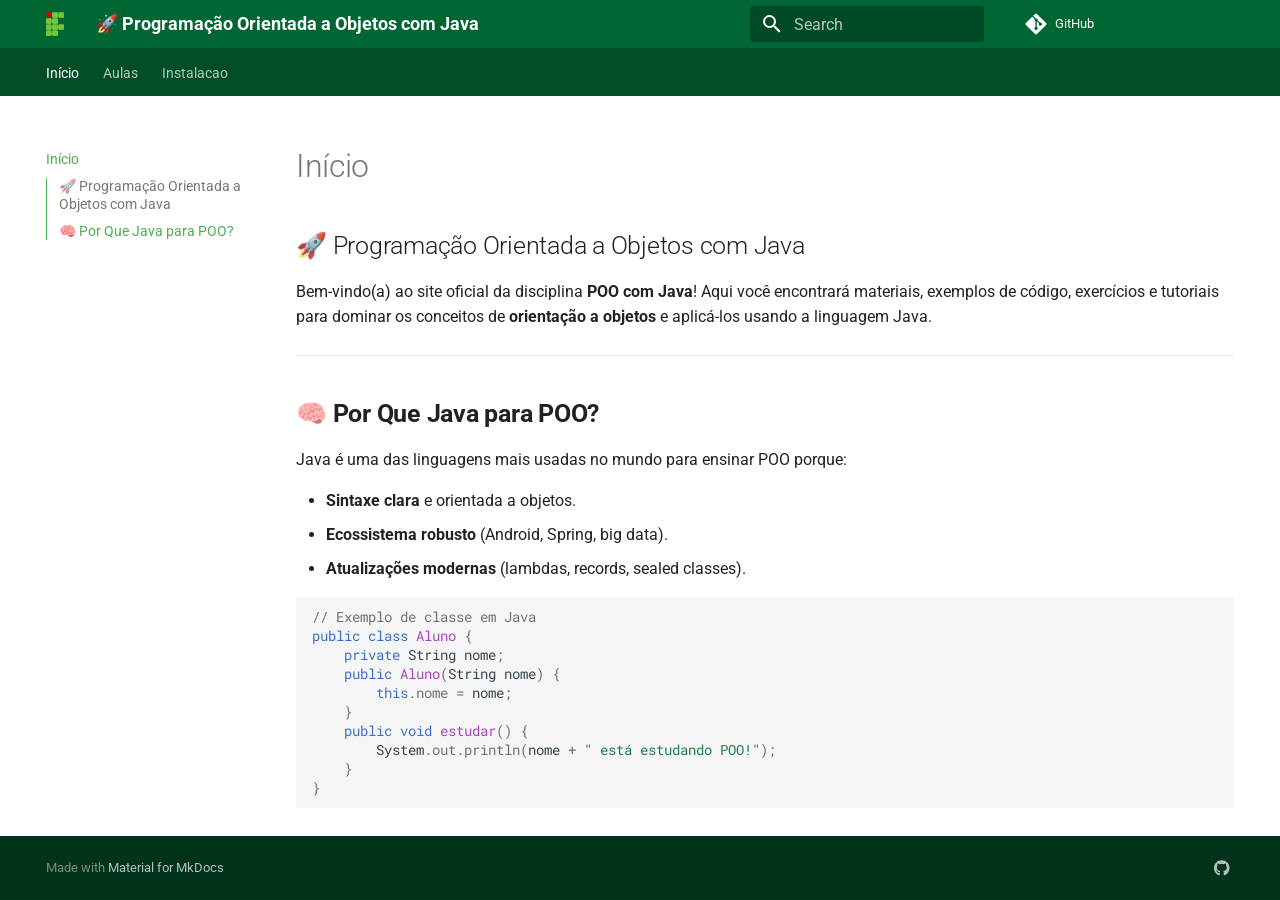
<file: index.html>
<!doctype html>
<html lang="en" class="no-js">
  <head>
    
      <meta charset="utf-8">
      <meta name="viewport" content="width=device-width,initial-scale=1">
      
        <meta name="description" content="Site da disciplina">
      
      
      
        <link rel="canonical" href="https://lrlucena.github.io/aulas-java/">
      
      
      
        <link rel="next" href="aulas/aula01/">
      
      
      <link rel="icon" href="assets/images/favicon.png">
      <meta name="generator" content="mkdocs-1.6.1, mkdocs-material-9.6.11">
    
    
      
        <title>🚀 Programação Orientada a Objetos com Java</title>
      
    
    
      <link rel="stylesheet" href="assets/stylesheets/main.4af4bdda.min.css">
      
        
        <link rel="stylesheet" href="assets/stylesheets/palette.06af60db.min.css">
      
      


    
    
      
    
    
      
        
        
        <link rel="preconnect" href="https://fonts.gstatic.com" crossorigin>
        <link rel="stylesheet" href="https://fonts.googleapis.com/css?family=Roboto:300,300i,400,400i,700,700i%7CRoboto+Mono:400,400i,700,700i&display=fallback">
        <style>:root{--md-text-font:"Roboto";--md-code-font:"Roboto Mono"}</style>
      
    
    
      <link rel="stylesheet" href="stylesheets/extra.css">
    
    <script>__md_scope=new URL(".",location),__md_hash=e=>[...e].reduce(((e,_)=>(e<<5)-e+_.charCodeAt(0)),0),__md_get=(e,_=localStorage,t=__md_scope)=>JSON.parse(_.getItem(t.pathname+"."+e)),__md_set=(e,_,t=localStorage,a=__md_scope)=>{try{t.setItem(a.pathname+"."+e,JSON.stringify(_))}catch(e){}}</script>
    
      

    
    
    
  </head>
  
  
    
    
    
    
    
    <body dir="ltr" data-md-color-scheme="default" data-md-color-primary="green" data-md-color-accent="yellow">
  
    
    <input class="md-toggle" data-md-toggle="drawer" type="checkbox" id="__drawer" autocomplete="off">
    <input class="md-toggle" data-md-toggle="search" type="checkbox" id="__search" autocomplete="off">
    <label class="md-overlay" for="__drawer"></label>
    <div data-md-component="skip">
      
        
        <a href="#inicio" class="md-skip">
          Skip to content
        </a>
      
    </div>
    <div data-md-component="announce">
      
    </div>
    
    
      

<header class="md-header" data-md-component="header">
  <nav class="md-header__inner md-grid" aria-label="Header">
    <a href="." title="🚀 Programação Orientada a Objetos com Java" class="md-header__button md-logo" aria-label="🚀 Programação Orientada a Objetos com Java" data-md-component="logo">
      
  <img src="assets/images/logo-ifrn.png" alt="logo">

    </a>
    <label class="md-header__button md-icon" for="__drawer">
      
      <svg xmlns="http://www.w3.org/2000/svg" viewBox="0 0 24 24"><path d="M3 6h18v2H3zm0 5h18v2H3zm0 5h18v2H3z"/></svg>
    </label>
    <div class="md-header__title" data-md-component="header-title">
      <div class="md-header__ellipsis">
        <div class="md-header__topic">
          <span class="md-ellipsis">
            🚀 Programação Orientada a Objetos com Java
          </span>
        </div>
        <div class="md-header__topic" data-md-component="header-topic">
          <span class="md-ellipsis">
            
              Início
            
          </span>
        </div>
      </div>
    </div>
    
      
    
    
    
    
      
      
        <label class="md-header__button md-icon" for="__search">
          
          <svg xmlns="http://www.w3.org/2000/svg" viewBox="0 0 24 24"><path d="M9.5 3A6.5 6.5 0 0 1 16 9.5c0 1.61-.59 3.09-1.56 4.23l.27.27h.79l5 5-1.5 1.5-5-5v-.79l-.27-.27A6.52 6.52 0 0 1 9.5 16 6.5 6.5 0 0 1 3 9.5 6.5 6.5 0 0 1 9.5 3m0 2C7 5 5 7 5 9.5S7 14 9.5 14 14 12 14 9.5 12 5 9.5 5"/></svg>
        </label>
        <div class="md-search" data-md-component="search" role="dialog">
  <label class="md-search__overlay" for="__search"></label>
  <div class="md-search__inner" role="search">
    <form class="md-search__form" name="search">
      <input type="text" class="md-search__input" name="query" aria-label="Search" placeholder="Search" autocapitalize="off" autocorrect="off" autocomplete="off" spellcheck="false" data-md-component="search-query" required>
      <label class="md-search__icon md-icon" for="__search">
        
        <svg xmlns="http://www.w3.org/2000/svg" viewBox="0 0 24 24"><path d="M9.5 3A6.5 6.5 0 0 1 16 9.5c0 1.61-.59 3.09-1.56 4.23l.27.27h.79l5 5-1.5 1.5-5-5v-.79l-.27-.27A6.52 6.52 0 0 1 9.5 16 6.5 6.5 0 0 1 3 9.5 6.5 6.5 0 0 1 9.5 3m0 2C7 5 5 7 5 9.5S7 14 9.5 14 14 12 14 9.5 12 5 9.5 5"/></svg>
        
        <svg xmlns="http://www.w3.org/2000/svg" viewBox="0 0 24 24"><path d="M20 11v2H8l5.5 5.5-1.42 1.42L4.16 12l7.92-7.92L13.5 5.5 8 11z"/></svg>
      </label>
      <nav class="md-search__options" aria-label="Search">
        
        <button type="reset" class="md-search__icon md-icon" title="Clear" aria-label="Clear" tabindex="-1">
          
          <svg xmlns="http://www.w3.org/2000/svg" viewBox="0 0 24 24"><path d="M19 6.41 17.59 5 12 10.59 6.41 5 5 6.41 10.59 12 5 17.59 6.41 19 12 13.41 17.59 19 19 17.59 13.41 12z"/></svg>
        </button>
      </nav>
      
    </form>
    <div class="md-search__output">
      <div class="md-search__scrollwrap" tabindex="0" data-md-scrollfix>
        <div class="md-search-result" data-md-component="search-result">
          <div class="md-search-result__meta">
            Initializing search
          </div>
          <ol class="md-search-result__list" role="presentation"></ol>
        </div>
      </div>
    </div>
  </div>
</div>
      
    
    
      <div class="md-header__source">
        <a href="https://github.com/lrlucena/aulas-java" title="Go to repository" class="md-source" data-md-component="source">
  <div class="md-source__icon md-icon">
    
    <svg xmlns="http://www.w3.org/2000/svg" viewBox="0 0 448 512"><!--! Font Awesome Free 6.7.2 by @fontawesome - https://fontawesome.com License - https://fontawesome.com/license/free (Icons: CC BY 4.0, Fonts: SIL OFL 1.1, Code: MIT License) Copyright 2024 Fonticons, Inc.--><path d="M439.55 236.05 244 40.45a28.87 28.87 0 0 0-40.81 0l-40.66 40.63 51.52 51.52c27.06-9.14 52.68 16.77 43.39 43.68l49.66 49.66c34.23-11.8 61.18 31 35.47 56.69-26.49 26.49-70.21-2.87-56-37.34L240.22 199v121.85c25.3 12.54 22.26 41.85 9.08 55a34.34 34.34 0 0 1-48.55 0c-17.57-17.6-11.07-46.91 11.25-56v-123c-20.8-8.51-24.6-30.74-18.64-45L142.57 101 8.45 235.14a28.86 28.86 0 0 0 0 40.81l195.61 195.6a28.86 28.86 0 0 0 40.8 0l194.69-194.69a28.86 28.86 0 0 0 0-40.81"/></svg>
  </div>
  <div class="md-source__repository">
    GitHub
  </div>
</a>
      </div>
    
  </nav>
  
</header>
    
    <div class="md-container" data-md-component="container">
      
      
        
          
            
<nav class="md-tabs" aria-label="Tabs" data-md-component="tabs">
  <div class="md-grid">
    <ul class="md-tabs__list">
      
        
  
  
  
    
  
  
    <li class="md-tabs__item md-tabs__item--active">
      <a href="." class="md-tabs__link">
        
  
  
    
  
  Início

      </a>
    </li>
  

      
        
  
  
  
  
    
    
      <li class="md-tabs__item">
        <a href="aulas/aula01/" class="md-tabs__link">
          
  
  
    
  
  Aulas

        </a>
      </li>
    
  

      
        
  
  
  
  
    
    
      <li class="md-tabs__item">
        <a href="instalacao/" class="md-tabs__link">
          
  
  
    
  
  Instalacao

        </a>
      </li>
    
  

      
    </ul>
  </div>
</nav>
          
        
      
      <main class="md-main" data-md-component="main">
        <div class="md-main__inner md-grid">
          
            
              
              <div class="md-sidebar md-sidebar--primary" data-md-component="sidebar" data-md-type="navigation" >
                <div class="md-sidebar__scrollwrap">
                  <div class="md-sidebar__inner">
                    


  


  

<nav class="md-nav md-nav--primary md-nav--lifted md-nav--integrated" aria-label="Navigation" data-md-level="0">
  <label class="md-nav__title" for="__drawer">
    <a href="." title="🚀 Programação Orientada a Objetos com Java" class="md-nav__button md-logo" aria-label="🚀 Programação Orientada a Objetos com Java" data-md-component="logo">
      
  <img src="assets/images/logo-ifrn.png" alt="logo">

    </a>
    🚀 Programação Orientada a Objetos com Java
  </label>
  
    <div class="md-nav__source">
      <a href="https://github.com/lrlucena/aulas-java" title="Go to repository" class="md-source" data-md-component="source">
  <div class="md-source__icon md-icon">
    
    <svg xmlns="http://www.w3.org/2000/svg" viewBox="0 0 448 512"><!--! Font Awesome Free 6.7.2 by @fontawesome - https://fontawesome.com License - https://fontawesome.com/license/free (Icons: CC BY 4.0, Fonts: SIL OFL 1.1, Code: MIT License) Copyright 2024 Fonticons, Inc.--><path d="M439.55 236.05 244 40.45a28.87 28.87 0 0 0-40.81 0l-40.66 40.63 51.52 51.52c27.06-9.14 52.68 16.77 43.39 43.68l49.66 49.66c34.23-11.8 61.18 31 35.47 56.69-26.49 26.49-70.21-2.87-56-37.34L240.22 199v121.85c25.3 12.54 22.26 41.85 9.08 55a34.34 34.34 0 0 1-48.55 0c-17.57-17.6-11.07-46.91 11.25-56v-123c-20.8-8.51-24.6-30.74-18.64-45L142.57 101 8.45 235.14a28.86 28.86 0 0 0 0 40.81l195.61 195.6a28.86 28.86 0 0 0 40.8 0l194.69-194.69a28.86 28.86 0 0 0 0-40.81"/></svg>
  </div>
  <div class="md-source__repository">
    GitHub
  </div>
</a>
    </div>
  
  <ul class="md-nav__list" data-md-scrollfix>
    
      
      
  
  
    
  
  
  
    <li class="md-nav__item md-nav__item--active">
      
      <input class="md-nav__toggle md-toggle" type="checkbox" id="__toc">
      
      
        
      
      
        <label class="md-nav__link md-nav__link--active" for="__toc">
          
  
  
  <span class="md-ellipsis">
    Início
    
  </span>
  

          <span class="md-nav__icon md-icon"></span>
        </label>
      
      <a href="." class="md-nav__link md-nav__link--active">
        
  
  
  <span class="md-ellipsis">
    Início
    
  </span>
  

      </a>
      
        

<nav class="md-nav md-nav--secondary" aria-label="Table of contents">
  
  
  
    
  
  
    <label class="md-nav__title" for="__toc">
      <span class="md-nav__icon md-icon"></span>
      Table of contents
    </label>
    <ul class="md-nav__list" data-md-component="toc" data-md-scrollfix>
      
        <li class="md-nav__item">
  <a href="#programacao-orientada-a-objetos-com-java" class="md-nav__link">
    <span class="md-ellipsis">
      🚀 Programação Orientada a Objetos com Java
    </span>
  </a>
  
</li>
      
        <li class="md-nav__item">
  <a href="#por-que-java-para-poo" class="md-nav__link">
    <span class="md-ellipsis">
      🧠 Por Que Java para POO?
    </span>
  </a>
  
</li>
      
    </ul>
  
</nav>
      
    </li>
  

    
      
      
  
  
  
  
    
    
      
        
      
        
      
        
      
        
      
        
      
    
    
    
      
      
    
    
    <li class="md-nav__item md-nav__item--nested">
      
        
        
        <input class="md-nav__toggle md-toggle " type="checkbox" id="__nav_2" >
        
          
          <label class="md-nav__link" for="__nav_2" id="__nav_2_label" tabindex="0">
            
  
  
  <span class="md-ellipsis">
    Aulas
    
  </span>
  

            <span class="md-nav__icon md-icon"></span>
          </label>
        
        <nav class="md-nav" data-md-level="1" aria-labelledby="__nav_2_label" aria-expanded="false">
          <label class="md-nav__title" for="__nav_2">
            <span class="md-nav__icon md-icon"></span>
            Aulas
          </label>
          <ul class="md-nav__list" data-md-scrollfix>
            
              
                
  
  
  
  
    <li class="md-nav__item">
      <a href="aulas/aula01/" class="md-nav__link">
        
  
  
  <span class="md-ellipsis">
    Aula 01 - Linguagem Java
    
  </span>
  

      </a>
    </li>
  

              
            
              
                
  
  
  
  
    <li class="md-nav__item">
      <a href="aulas/aula02/" class="md-nav__link">
        
  
  
  <span class="md-ellipsis">
    Aula 02 - 🖥️ Como o Java Funciona
    
  </span>
  

      </a>
    </li>
  

              
            
              
                
  
  
  
  
    <li class="md-nav__item">
      <a href="aulas/aula03/" class="md-nav__link">
        
  
  
  <span class="md-ellipsis">
    Aula 03 - 📦 Tipos Primitivos
    
  </span>
  

      </a>
    </li>
  

              
            
              
                
  
  
  
  
    <li class="md-nav__item">
      <a href="aulas/aula04/" class="md-nav__link">
        
  
  
  <span class="md-ellipsis">
    Aula 04 - 📦 Variáveis
    
      <br>
      <small>Armazenando Dados</small>
    
  </span>
  

      </a>
    </li>
  

              
            
              
                
  
  
  
  
    <li class="md-nav__item">
      <a href="aulas/aula05/" class="md-nav__link">
        
  
  
  <span class="md-ellipsis">
    ⌨️ Aula 05 - Entrada e Saída
    
  </span>
  

      </a>
    </li>
  

              
            
          </ul>
        </nav>
      
    </li>
  

    
      
      
  
  
  
  
    
    
      
        
          
        
      
    
    
    
      
      
    
    
    <li class="md-nav__item md-nav__item--nested">
      
        
        
        <input class="md-nav__toggle md-toggle " type="checkbox" id="__nav_3" >
        
          
          <div class="md-nav__link md-nav__container">
            <a href="instalacao/" class="md-nav__link ">
              
  
  
  <span class="md-ellipsis">
    Instalacao
    
  </span>
  

            </a>
            
          </div>
        
        <nav class="md-nav" data-md-level="1" aria-labelledby="__nav_3_label" aria-expanded="false">
          <label class="md-nav__title" for="__nav_3">
            <span class="md-nav__icon md-icon"></span>
            Instalacao
          </label>
          <ul class="md-nav__list" data-md-scrollfix>
            
              
            
          </ul>
        </nav>
      
    </li>
  

    
  </ul>
</nav>
                  </div>
                </div>
              </div>
            
            
          
          
            <div class="md-content" data-md-component="content">
              <article class="md-content__inner md-typeset">
                
                  


  
  


<h1 id="inicio">Início<a class="headerlink" href="#inicio" title="Permanent link">&para;</a></h1>
<h2 id="programacao-orientada-a-objetos-com-java">🚀 Programação Orientada a Objetos com Java<a class="headerlink" href="#programacao-orientada-a-objetos-com-java" title="Permanent link">&para;</a></h2>
<p>Bem-vindo(a) ao site oficial da disciplina <strong>POO com Java</strong>! Aqui você encontrará materiais, exemplos de código, exercícios e tutoriais para dominar os conceitos de <strong>orientação a objetos</strong> e aplicá-los usando a linguagem Java.  </p>
<hr />
<h2 id="por-que-java-para-poo">🧠 <strong>Por Que Java para POO?</strong><a class="headerlink" href="#por-que-java-para-poo" title="Permanent link">&para;</a></h2>
<p>Java é uma das linguagens mais usadas no mundo para ensinar POO porque:</p>
<ul>
<li><strong>Sintaxe clara</strong> e orientada a objetos.  </li>
<li><strong>Ecossistema robusto</strong> (Android, Spring, big data).  </li>
<li><strong>Atualizações modernas</strong> (lambdas, records, sealed classes).  </li>
</ul>
<div class="highlight"><pre><span></span><code><span class="c1">// Exemplo de classe em Java</span>
<span class="kd">public</span><span class="w"> </span><span class="kd">class</span> <span class="nc">Aluno</span><span class="w"> </span><span class="p">{</span>
<span class="w">    </span><span class="kd">private</span><span class="w"> </span><span class="n">String</span><span class="w"> </span><span class="n">nome</span><span class="p">;</span>
<span class="w">    </span><span class="kd">public</span><span class="w"> </span><span class="nf">Aluno</span><span class="p">(</span><span class="n">String</span><span class="w"> </span><span class="n">nome</span><span class="p">)</span><span class="w"> </span><span class="p">{</span><span class="w"> </span>
<span class="w">        </span><span class="k">this</span><span class="p">.</span><span class="na">nome</span><span class="w"> </span><span class="o">=</span><span class="w"> </span><span class="n">nome</span><span class="p">;</span><span class="w"> </span>
<span class="w">    </span><span class="p">}</span>
<span class="w">    </span><span class="kd">public</span><span class="w"> </span><span class="kt">void</span><span class="w"> </span><span class="nf">estudar</span><span class="p">()</span><span class="w"> </span><span class="p">{</span>
<span class="w">        </span><span class="n">System</span><span class="p">.</span><span class="na">out</span><span class="p">.</span><span class="na">println</span><span class="p">(</span><span class="n">nome</span><span class="w"> </span><span class="o">+</span><span class="w"> </span><span class="s">&quot; está estudando POO!&quot;</span><span class="p">);</span>
<span class="w">    </span><span class="p">}</span>
<span class="p">}</span>
</code></pre></div>












                
              </article>
            </div>
          
          
<script>var target=document.getElementById(location.hash.slice(1));target&&target.name&&(target.checked=target.name.startsWith("__tabbed_"))</script>
        </div>
        
          <button type="button" class="md-top md-icon" data-md-component="top" hidden>
  
  <svg xmlns="http://www.w3.org/2000/svg" viewBox="0 0 24 24"><path d="M13 20h-2V8l-5.5 5.5-1.42-1.42L12 4.16l7.92 7.92-1.42 1.42L13 8z"/></svg>
  Back to top
</button>
        
      </main>
      
        <footer class="md-footer">
  
  <div class="md-footer-meta md-typeset">
    <div class="md-footer-meta__inner md-grid">
      <div class="md-copyright">
  
  
    Made with
    <a href="https://squidfunk.github.io/mkdocs-material/" target="_blank" rel="noopener">
      Material for MkDocs
    </a>
  
</div>
      
        <div class="md-social">
  
    
    
    
    
      
      
    
    <a href="https://github.com/ifrn" target="_blank" rel="noopener" title="github.com" class="md-social__link">
      <svg xmlns="http://www.w3.org/2000/svg" viewBox="0 0 496 512"><!--! Font Awesome Free 6.7.2 by @fontawesome - https://fontawesome.com License - https://fontawesome.com/license/free (Icons: CC BY 4.0, Fonts: SIL OFL 1.1, Code: MIT License) Copyright 2024 Fonticons, Inc.--><path d="M165.9 397.4c0 2-2.3 3.6-5.2 3.6-3.3.3-5.6-1.3-5.6-3.6 0-2 2.3-3.6 5.2-3.6 3-.3 5.6 1.3 5.6 3.6m-31.1-4.5c-.7 2 1.3 4.3 4.3 4.9 2.6 1 5.6 0 6.2-2s-1.3-4.3-4.3-5.2c-2.6-.7-5.5.3-6.2 2.3m44.2-1.7c-2.9.7-4.9 2.6-4.6 4.9.3 2 2.9 3.3 5.9 2.6 2.9-.7 4.9-2.6 4.6-4.6-.3-1.9-3-3.2-5.9-2.9M244.8 8C106.1 8 0 113.3 0 252c0 110.9 69.8 205.8 169.5 239.2 12.8 2.3 17.3-5.6 17.3-12.1 0-6.2-.3-40.4-.3-61.4 0 0-70 15-84.7-29.8 0 0-11.4-29.1-27.8-36.6 0 0-22.9-15.7 1.6-15.4 0 0 24.9 2 38.6 25.8 21.9 38.6 58.6 27.5 72.9 20.9 2.3-16 8.8-27.1 16-33.7-55.9-6.2-112.3-14.3-112.3-110.5 0-27.5 7.6-41.3 23.6-58.9-2.6-6.5-11.1-33.3 2.6-67.9 20.9-6.5 69 27 69 27 20-5.6 41.5-8.5 62.8-8.5s42.8 2.9 62.8 8.5c0 0 48.1-33.6 69-27 13.7 34.7 5.2 61.4 2.6 67.9 16 17.7 25.8 31.5 25.8 58.9 0 96.5-58.9 104.2-114.8 110.5 9.2 7.9 17 22.9 17 46.4 0 33.7-.3 75.4-.3 83.6 0 6.5 4.6 14.4 17.3 12.1C428.2 457.8 496 362.9 496 252 496 113.3 383.5 8 244.8 8M97.2 352.9c-1.3 1-1 3.3.7 5.2 1.6 1.6 3.9 2.3 5.2 1 1.3-1 1-3.3-.7-5.2-1.6-1.6-3.9-2.3-5.2-1m-10.8-8.1c-.7 1.3.3 2.9 2.3 3.9 1.6 1 3.6.7 4.3-.7.7-1.3-.3-2.9-2.3-3.9-2-.6-3.6-.3-4.3.7m32.4 35.6c-1.6 1.3-1 4.3 1.3 6.2 2.3 2.3 5.2 2.6 6.5 1 1.3-1.3.7-4.3-1.3-6.2-2.2-2.3-5.2-2.6-6.5-1m-11.4-14.7c-1.6 1-1.6 3.6 0 5.9s4.3 3.3 5.6 2.3c1.6-1.3 1.6-3.9 0-6.2-1.4-2.3-4-3.3-5.6-2"/></svg>
    </a>
  
</div>
      
    </div>
  </div>
</footer>
      
    </div>
    <div class="md-dialog" data-md-component="dialog">
      <div class="md-dialog__inner md-typeset"></div>
    </div>
    
    
    
      
      <script id="__config" type="application/json">{"base": ".", "features": ["navigation.tabs", "navigation.indexes", "toc.integrate", "navigation.top"], "search": "assets/javascripts/workers/search.f8cc74c7.min.js", "tags": null, "translations": {"clipboard.copied": "Copied to clipboard", "clipboard.copy": "Copy to clipboard", "search.result.more.one": "1 more on this page", "search.result.more.other": "# more on this page", "search.result.none": "No matching documents", "search.result.one": "1 matching document", "search.result.other": "# matching documents", "search.result.placeholder": "Type to start searching", "search.result.term.missing": "Missing", "select.version": "Select version"}, "version": null}</script>
    
    
      <script src="assets/javascripts/bundle.c8b220af.min.js"></script>
      
    
  </body>
</html>
</file>
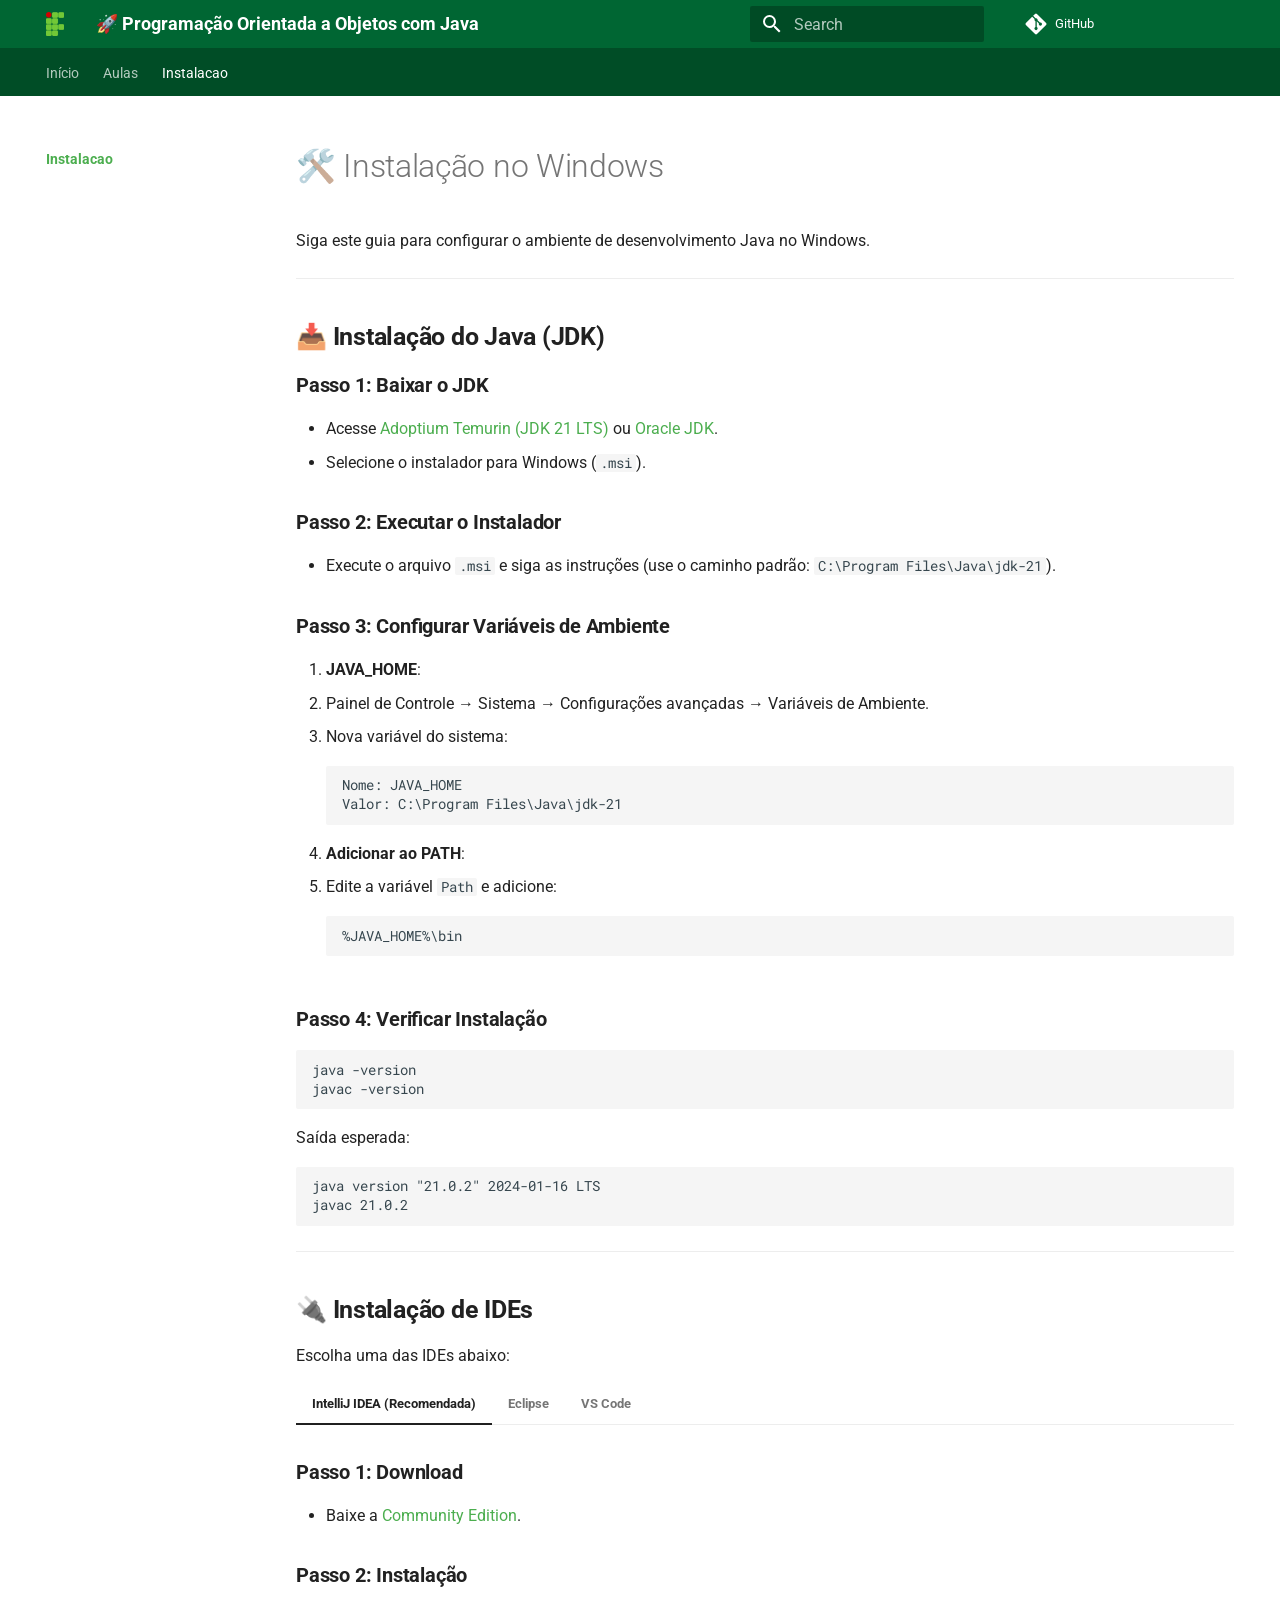
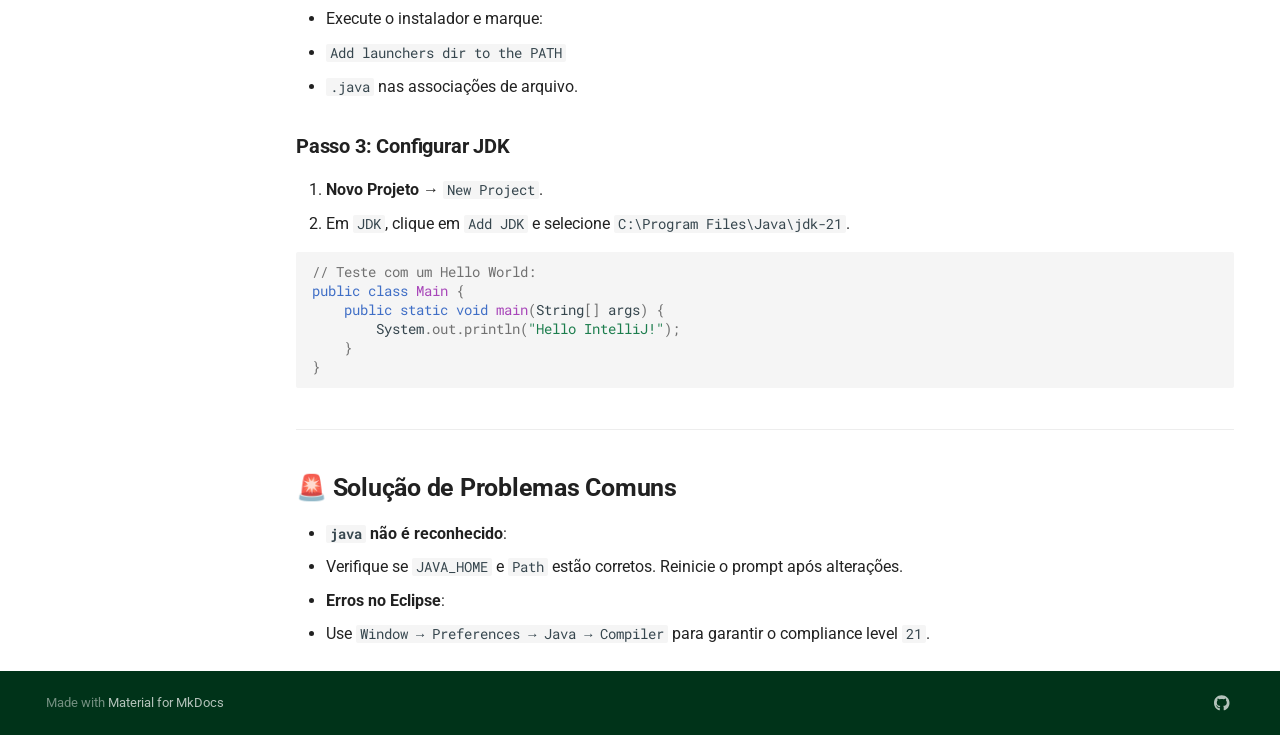
<file: instalacao/index.html>
<!doctype html>
<html lang="en" class="no-js">
  <head>
    
      <meta charset="utf-8">
      <meta name="viewport" content="width=device-width,initial-scale=1">
      
        <meta name="description" content="Site da disciplina">
      
      
      
        <link rel="canonical" href="https://lrlucena.github.io/aulas-java/instalacao/">
      
      
        <link rel="prev" href="../aulas/aula05/">
      
      
      
      <link rel="icon" href="../assets/images/favicon.png">
      <meta name="generator" content="mkdocs-1.6.1, mkdocs-material-9.6.11">
    
    
      
        <title>🛠️ Instalação no Windows - 🚀 Programação Orientada a Objetos com Java</title>
      
    
    
      <link rel="stylesheet" href="../assets/stylesheets/main.4af4bdda.min.css">
      
        
        <link rel="stylesheet" href="../assets/stylesheets/palette.06af60db.min.css">
      
      


    
    
      
    
    
      
        
        
        <link rel="preconnect" href="https://fonts.gstatic.com" crossorigin>
        <link rel="stylesheet" href="https://fonts.googleapis.com/css?family=Roboto:300,300i,400,400i,700,700i%7CRoboto+Mono:400,400i,700,700i&display=fallback">
        <style>:root{--md-text-font:"Roboto";--md-code-font:"Roboto Mono"}</style>
      
    
    
      <link rel="stylesheet" href="../stylesheets/extra.css">
    
    <script>__md_scope=new URL("..",location),__md_hash=e=>[...e].reduce(((e,_)=>(e<<5)-e+_.charCodeAt(0)),0),__md_get=(e,_=localStorage,t=__md_scope)=>JSON.parse(_.getItem(t.pathname+"."+e)),__md_set=(e,_,t=localStorage,a=__md_scope)=>{try{t.setItem(a.pathname+"."+e,JSON.stringify(_))}catch(e){}}</script>
    
      

    
    
    
  </head>
  
  
    
    
    
    
    
    <body dir="ltr" data-md-color-scheme="default" data-md-color-primary="green" data-md-color-accent="yellow">
  
    
    <input class="md-toggle" data-md-toggle="drawer" type="checkbox" id="__drawer" autocomplete="off">
    <input class="md-toggle" data-md-toggle="search" type="checkbox" id="__search" autocomplete="off">
    <label class="md-overlay" for="__drawer"></label>
    <div data-md-component="skip">
      
        
        <a href="#instalacao-do-java-jdk" class="md-skip">
          Skip to content
        </a>
      
    </div>
    <div data-md-component="announce">
      
    </div>
    
    
      

<header class="md-header" data-md-component="header">
  <nav class="md-header__inner md-grid" aria-label="Header">
    <a href=".." title="🚀 Programação Orientada a Objetos com Java" class="md-header__button md-logo" aria-label="🚀 Programação Orientada a Objetos com Java" data-md-component="logo">
      
  <img src="../assets/images/logo-ifrn.png" alt="logo">

    </a>
    <label class="md-header__button md-icon" for="__drawer">
      
      <svg xmlns="http://www.w3.org/2000/svg" viewBox="0 0 24 24"><path d="M3 6h18v2H3zm0 5h18v2H3zm0 5h18v2H3z"/></svg>
    </label>
    <div class="md-header__title" data-md-component="header-title">
      <div class="md-header__ellipsis">
        <div class="md-header__topic">
          <span class="md-ellipsis">
            🚀 Programação Orientada a Objetos com Java
          </span>
        </div>
        <div class="md-header__topic" data-md-component="header-topic">
          <span class="md-ellipsis">
            
              🛠️ Instalação no Windows
            
          </span>
        </div>
      </div>
    </div>
    
      
    
    
    
    
      
      
        <label class="md-header__button md-icon" for="__search">
          
          <svg xmlns="http://www.w3.org/2000/svg" viewBox="0 0 24 24"><path d="M9.5 3A6.5 6.5 0 0 1 16 9.5c0 1.61-.59 3.09-1.56 4.23l.27.27h.79l5 5-1.5 1.5-5-5v-.79l-.27-.27A6.52 6.52 0 0 1 9.5 16 6.5 6.5 0 0 1 3 9.5 6.5 6.5 0 0 1 9.5 3m0 2C7 5 5 7 5 9.5S7 14 9.5 14 14 12 14 9.5 12 5 9.5 5"/></svg>
        </label>
        <div class="md-search" data-md-component="search" role="dialog">
  <label class="md-search__overlay" for="__search"></label>
  <div class="md-search__inner" role="search">
    <form class="md-search__form" name="search">
      <input type="text" class="md-search__input" name="query" aria-label="Search" placeholder="Search" autocapitalize="off" autocorrect="off" autocomplete="off" spellcheck="false" data-md-component="search-query" required>
      <label class="md-search__icon md-icon" for="__search">
        
        <svg xmlns="http://www.w3.org/2000/svg" viewBox="0 0 24 24"><path d="M9.5 3A6.5 6.5 0 0 1 16 9.5c0 1.61-.59 3.09-1.56 4.23l.27.27h.79l5 5-1.5 1.5-5-5v-.79l-.27-.27A6.52 6.52 0 0 1 9.5 16 6.5 6.5 0 0 1 3 9.5 6.5 6.5 0 0 1 9.5 3m0 2C7 5 5 7 5 9.5S7 14 9.5 14 14 12 14 9.5 12 5 9.5 5"/></svg>
        
        <svg xmlns="http://www.w3.org/2000/svg" viewBox="0 0 24 24"><path d="M20 11v2H8l5.5 5.5-1.42 1.42L4.16 12l7.92-7.92L13.5 5.5 8 11z"/></svg>
      </label>
      <nav class="md-search__options" aria-label="Search">
        
        <button type="reset" class="md-search__icon md-icon" title="Clear" aria-label="Clear" tabindex="-1">
          
          <svg xmlns="http://www.w3.org/2000/svg" viewBox="0 0 24 24"><path d="M19 6.41 17.59 5 12 10.59 6.41 5 5 6.41 10.59 12 5 17.59 6.41 19 12 13.41 17.59 19 19 17.59 13.41 12z"/></svg>
        </button>
      </nav>
      
    </form>
    <div class="md-search__output">
      <div class="md-search__scrollwrap" tabindex="0" data-md-scrollfix>
        <div class="md-search-result" data-md-component="search-result">
          <div class="md-search-result__meta">
            Initializing search
          </div>
          <ol class="md-search-result__list" role="presentation"></ol>
        </div>
      </div>
    </div>
  </div>
</div>
      
    
    
      <div class="md-header__source">
        <a href="https://github.com/lrlucena/aulas-java" title="Go to repository" class="md-source" data-md-component="source">
  <div class="md-source__icon md-icon">
    
    <svg xmlns="http://www.w3.org/2000/svg" viewBox="0 0 448 512"><!--! Font Awesome Free 6.7.2 by @fontawesome - https://fontawesome.com License - https://fontawesome.com/license/free (Icons: CC BY 4.0, Fonts: SIL OFL 1.1, Code: MIT License) Copyright 2024 Fonticons, Inc.--><path d="M439.55 236.05 244 40.45a28.87 28.87 0 0 0-40.81 0l-40.66 40.63 51.52 51.52c27.06-9.14 52.68 16.77 43.39 43.68l49.66 49.66c34.23-11.8 61.18 31 35.47 56.69-26.49 26.49-70.21-2.87-56-37.34L240.22 199v121.85c25.3 12.54 22.26 41.85 9.08 55a34.34 34.34 0 0 1-48.55 0c-17.57-17.6-11.07-46.91 11.25-56v-123c-20.8-8.51-24.6-30.74-18.64-45L142.57 101 8.45 235.14a28.86 28.86 0 0 0 0 40.81l195.61 195.6a28.86 28.86 0 0 0 40.8 0l194.69-194.69a28.86 28.86 0 0 0 0-40.81"/></svg>
  </div>
  <div class="md-source__repository">
    GitHub
  </div>
</a>
      </div>
    
  </nav>
  
</header>
    
    <div class="md-container" data-md-component="container">
      
      
        
          
            
<nav class="md-tabs" aria-label="Tabs" data-md-component="tabs">
  <div class="md-grid">
    <ul class="md-tabs__list">
      
        
  
  
  
  
    <li class="md-tabs__item">
      <a href=".." class="md-tabs__link">
        
  
  
    
  
  Início

      </a>
    </li>
  

      
        
  
  
  
  
    
    
      <li class="md-tabs__item">
        <a href="../aulas/aula01/" class="md-tabs__link">
          
  
  
    
  
  Aulas

        </a>
      </li>
    
  

      
        
  
  
  
    
  
  
    
    
      <li class="md-tabs__item md-tabs__item--active">
        <a href="./" class="md-tabs__link">
          
  
  
    
  
  Instalacao

        </a>
      </li>
    
  

      
    </ul>
  </div>
</nav>
          
        
      
      <main class="md-main" data-md-component="main">
        <div class="md-main__inner md-grid">
          
            
              
              <div class="md-sidebar md-sidebar--primary" data-md-component="sidebar" data-md-type="navigation" >
                <div class="md-sidebar__scrollwrap">
                  <div class="md-sidebar__inner">
                    


  


  

<nav class="md-nav md-nav--primary md-nav--lifted md-nav--integrated" aria-label="Navigation" data-md-level="0">
  <label class="md-nav__title" for="__drawer">
    <a href=".." title="🚀 Programação Orientada a Objetos com Java" class="md-nav__button md-logo" aria-label="🚀 Programação Orientada a Objetos com Java" data-md-component="logo">
      
  <img src="../assets/images/logo-ifrn.png" alt="logo">

    </a>
    🚀 Programação Orientada a Objetos com Java
  </label>
  
    <div class="md-nav__source">
      <a href="https://github.com/lrlucena/aulas-java" title="Go to repository" class="md-source" data-md-component="source">
  <div class="md-source__icon md-icon">
    
    <svg xmlns="http://www.w3.org/2000/svg" viewBox="0 0 448 512"><!--! Font Awesome Free 6.7.2 by @fontawesome - https://fontawesome.com License - https://fontawesome.com/license/free (Icons: CC BY 4.0, Fonts: SIL OFL 1.1, Code: MIT License) Copyright 2024 Fonticons, Inc.--><path d="M439.55 236.05 244 40.45a28.87 28.87 0 0 0-40.81 0l-40.66 40.63 51.52 51.52c27.06-9.14 52.68 16.77 43.39 43.68l49.66 49.66c34.23-11.8 61.18 31 35.47 56.69-26.49 26.49-70.21-2.87-56-37.34L240.22 199v121.85c25.3 12.54 22.26 41.85 9.08 55a34.34 34.34 0 0 1-48.55 0c-17.57-17.6-11.07-46.91 11.25-56v-123c-20.8-8.51-24.6-30.74-18.64-45L142.57 101 8.45 235.14a28.86 28.86 0 0 0 0 40.81l195.61 195.6a28.86 28.86 0 0 0 40.8 0l194.69-194.69a28.86 28.86 0 0 0 0-40.81"/></svg>
  </div>
  <div class="md-source__repository">
    GitHub
  </div>
</a>
    </div>
  
  <ul class="md-nav__list" data-md-scrollfix>
    
      
      
  
  
  
  
    <li class="md-nav__item">
      <a href=".." class="md-nav__link">
        
  
  
  <span class="md-ellipsis">
    Início
    
  </span>
  

      </a>
    </li>
  

    
      
      
  
  
  
  
    
    
      
        
      
        
      
        
      
        
      
        
      
    
    
    
      
      
    
    
    <li class="md-nav__item md-nav__item--nested">
      
        
        
        <input class="md-nav__toggle md-toggle " type="checkbox" id="__nav_2" >
        
          
          <label class="md-nav__link" for="__nav_2" id="__nav_2_label" tabindex="0">
            
  
  
  <span class="md-ellipsis">
    Aulas
    
  </span>
  

            <span class="md-nav__icon md-icon"></span>
          </label>
        
        <nav class="md-nav" data-md-level="1" aria-labelledby="__nav_2_label" aria-expanded="false">
          <label class="md-nav__title" for="__nav_2">
            <span class="md-nav__icon md-icon"></span>
            Aulas
          </label>
          <ul class="md-nav__list" data-md-scrollfix>
            
              
                
  
  
  
  
    <li class="md-nav__item">
      <a href="../aulas/aula01/" class="md-nav__link">
        
  
  
  <span class="md-ellipsis">
    Aula 01 - Linguagem Java
    
  </span>
  

      </a>
    </li>
  

              
            
              
                
  
  
  
  
    <li class="md-nav__item">
      <a href="../aulas/aula02/" class="md-nav__link">
        
  
  
  <span class="md-ellipsis">
    Aula 02 - 🖥️ Como o Java Funciona
    
  </span>
  

      </a>
    </li>
  

              
            
              
                
  
  
  
  
    <li class="md-nav__item">
      <a href="../aulas/aula03/" class="md-nav__link">
        
  
  
  <span class="md-ellipsis">
    Aula 03 - 📦 Tipos Primitivos
    
  </span>
  

      </a>
    </li>
  

              
            
              
                
  
  
  
  
    <li class="md-nav__item">
      <a href="../aulas/aula04/" class="md-nav__link">
        
  
  
  <span class="md-ellipsis">
    Aula 04 - 📦 Variáveis
    
      <br>
      <small>Armazenando Dados</small>
    
  </span>
  

      </a>
    </li>
  

              
            
              
                
  
  
  
  
    <li class="md-nav__item">
      <a href="../aulas/aula05/" class="md-nav__link">
        
  
  
  <span class="md-ellipsis">
    ⌨️ Aula 05 - Entrada e Saída
    
  </span>
  

      </a>
    </li>
  

              
            
          </ul>
        </nav>
      
    </li>
  

    
      
      
  
  
    
  
  
  
    
    
      
        
          
        
      
    
    
    
      
        
        
      
      
    
    
    <li class="md-nav__item md-nav__item--active md-nav__item--section md-nav__item--nested">
      
        
        
        <input class="md-nav__toggle md-toggle " type="checkbox" id="__nav_3" checked>
        
          
          <div class="md-nav__link md-nav__container">
            <a href="./" class="md-nav__link md-nav__link--active">
              
  
  
  <span class="md-ellipsis">
    Instalacao
    
  </span>
  

            </a>
            
          </div>
        
        <nav class="md-nav" data-md-level="1" aria-labelledby="__nav_3_label" aria-expanded="true">
          <label class="md-nav__title" for="__nav_3">
            <span class="md-nav__icon md-icon"></span>
            Instalacao
          </label>
          <ul class="md-nav__list" data-md-scrollfix>
            
              
            
          </ul>
        </nav>
      
    </li>
  

    
  </ul>
</nav>
                  </div>
                </div>
              </div>
            
            
          
          
            <div class="md-content" data-md-component="content">
              <article class="md-content__inner md-typeset">
                
                  


  
  


  <h1>🛠️ Instalação no Windows</h1>

<p>Siga este guia para configurar o ambiente de desenvolvimento Java no Windows.</p>
<hr />
<h2 id="instalacao-do-java-jdk">📥 <strong>Instalação do Java (JDK)</strong><a class="headerlink" href="#instalacao-do-java-jdk" title="Permanent link">&para;</a></h2>
<h3 id="passo-1-baixar-o-jdk"><strong>Passo 1: Baixar o JDK</strong><a class="headerlink" href="#passo-1-baixar-o-jdk" title="Permanent link">&para;</a></h3>
<ul>
<li>Acesse <a href="https://adoptium.net/">Adoptium Temurin (JDK 21 LTS)</a> ou <a href="https://www.oracle.com/java/technologies/downloads/">Oracle JDK</a>.</li>
<li>Selecione o instalador para Windows (<code>.msi</code>).</li>
</ul>
<h3 id="passo-2-executar-o-instalador"><strong>Passo 2: Executar o Instalador</strong><a class="headerlink" href="#passo-2-executar-o-instalador" title="Permanent link">&para;</a></h3>
<ul>
<li>Execute o arquivo <code>.msi</code> e siga as instruções (use o caminho padrão: <code>C:\Program Files\Java\jdk-21</code>).</li>
</ul>
<h3 id="passo-3-configurar-variaveis-de-ambiente"><strong>Passo 3: Configurar Variáveis de Ambiente</strong><a class="headerlink" href="#passo-3-configurar-variaveis-de-ambiente" title="Permanent link">&para;</a></h3>
<ol>
<li><strong>JAVA_HOME</strong>:</li>
<li>Painel de Controle → Sistema → Configurações avançadas → Variáveis de Ambiente.</li>
<li>Nova variável do sistema:
     <div class="highlight"><pre><span></span><code>Nome: JAVA_HOME
Valor: C:\Program Files\Java\jdk-21
</code></pre></div></li>
<li><strong>Adicionar ao PATH</strong>:</li>
<li>Edite a variável <code>Path</code> e adicione:
     <div class="highlight"><pre><span></span><code>%JAVA_HOME%\bin
</code></pre></div></li>
</ol>
<h3 id="passo-4-verificar-instalacao"><strong>Passo 4: Verificar Instalação</strong><a class="headerlink" href="#passo-4-verificar-instalacao" title="Permanent link">&para;</a></h3>
<p><div class="highlight"><pre><span></span><code>java -version
javac -version
</code></pre></div>
Saída esperada:
<div class="highlight"><pre><span></span><code>java version &quot;21.0.2&quot; 2024-01-16 LTS
javac 21.0.2
</code></pre></div></p>
<hr />
<h2 id="instalacao-de-ides">🔌 <strong>Instalação de IDEs</strong><a class="headerlink" href="#instalacao-de-ides" title="Permanent link">&para;</a></h2>
<p>Escolha uma das IDEs abaixo:</p>
<div class="tabbed-set tabbed-alternate" data-tabs="1:3"><input checked="checked" id="__tabbed_1_1" name="__tabbed_1" type="radio" /><input id="__tabbed_1_2" name="__tabbed_1" type="radio" /><input id="__tabbed_1_3" name="__tabbed_1" type="radio" /><div class="tabbed-labels"><label for="__tabbed_1_1">IntelliJ IDEA (Recomendada)</label><label for="__tabbed_1_2">Eclipse</label><label for="__tabbed_1_3">VS Code</label></div>
<div class="tabbed-content">
<div class="tabbed-block">
<h3 id="passo-1-download"><strong>Passo 1: Download</strong><a class="headerlink" href="#passo-1-download" title="Permanent link">&para;</a></h3>
<ul>
<li>Baixe a <a href="https://www.jetbrains.com/idea/download/">Community Edition</a>.</li>
</ul>
<h3 id="passo-2-instalacao"><strong>Passo 2: Instalação</strong><a class="headerlink" href="#passo-2-instalacao" title="Permanent link">&para;</a></h3>
<ul>
<li>Execute o instalador e marque:</li>
<li><code>Add launchers dir to the PATH</code></li>
<li><code>.java</code> nas associações de arquivo.</li>
</ul>
<h3 id="passo-3-configurar-jdk"><strong>Passo 3: Configurar JDK</strong><a class="headerlink" href="#passo-3-configurar-jdk" title="Permanent link">&para;</a></h3>
<ol>
<li><strong>Novo Projeto</strong> → <code>New Project</code>.</li>
<li>Em <code>JDK</code>, clique em <code>Add JDK</code> e selecione <code>C:\Program Files\Java\jdk-21</code>.</li>
</ol>
<div class="highlight"><pre><span></span><code><span class="c1">// Teste com um Hello World:</span>
<span class="kd">public</span><span class="w"> </span><span class="kd">class</span> <span class="nc">Main</span><span class="w"> </span><span class="p">{</span>
<span class="w">    </span><span class="kd">public</span><span class="w"> </span><span class="kd">static</span><span class="w"> </span><span class="kt">void</span><span class="w"> </span><span class="nf">main</span><span class="p">(</span><span class="n">String</span><span class="o">[]</span><span class="w"> </span><span class="n">args</span><span class="p">)</span><span class="w"> </span><span class="p">{</span>
<span class="w">        </span><span class="n">System</span><span class="p">.</span><span class="na">out</span><span class="p">.</span><span class="na">println</span><span class="p">(</span><span class="s">&quot;Hello IntelliJ!&quot;</span><span class="p">);</span>
<span class="w">    </span><span class="p">}</span>
<span class="p">}</span>
</code></pre></div>
</div>
<div class="tabbed-block">
<h3 id="passo-1-download_1"><strong>Passo 1: Download</strong><a class="headerlink" href="#passo-1-download_1" title="Permanent link">&para;</a></h3>
<ul>
<li>Baixe <a href="https://www.eclipse.org/downloads/">Eclipse IDE for Java Developers</a>.</li>
</ul>
<h3 id="passo-2-instalacao_1"><strong>Passo 2: Instalação</strong><a class="headerlink" href="#passo-2-instalacao_1" title="Permanent link">&para;</a></h3>
<ul>
<li>Extraia o arquivo <code>.zip</code> em uma pasta (ex: <code>C:\eclipse</code>).</li>
<li>Execute <code>eclipse.exe</code>.</li>
</ul>
<h3 id="passo-3-configurar-jdk_1"><strong>Passo 3: Configurar JDK</strong><a class="headerlink" href="#passo-3-configurar-jdk_1" title="Permanent link">&para;</a></h3>
<ol>
<li><strong>Window → Preferences → Java → Installed JREs</strong>.</li>
<li>Clique em <code>Add</code> → <code>Standard VM</code> → Selecione o diretório do JDK 21.</li>
</ol>
</div>
<div class="tabbed-block">
<h3 id="passo-1-instalar-vs-code"><strong>Passo 1: Instalar VS Code</strong><a class="headerlink" href="#passo-1-instalar-vs-code" title="Permanent link">&para;</a></h3>
<ul>
<li>Baixe do <a href="https://code.visualstudio.com/">site oficial</a>.</li>
</ul>
<h3 id="passo-2-extensao-java"><strong>Passo 2: Extensão Java</strong><a class="headerlink" href="#passo-2-extensao-java" title="Permanent link">&para;</a></h3>
<ul>
<li>Instale a extensão <a href="https://marketplace.visualstudio.com/items?itemName=vscjava.vscode-java-pack">Extension Pack for Java</a>.</li>
</ul>
<h3 id="passo-3-configurar-jdk_2"><strong>Passo 3: Configurar JDK</strong><a class="headerlink" href="#passo-3-configurar-jdk_2" title="Permanent link">&para;</a></h3>
<ol>
<li>Aperte <code>Ctrl + Shift + P</code> → <code>Java: Configure Java Runtime</code>.</li>
<li>Selecione o JDK 21 na lista.</li>
</ol>
<div class="highlight"><pre><span></span><code><span class="c1">// Crie um arquivo `Main.java` e execute com F5:</span>
<span class="kd">public</span><span class="w"> </span><span class="kd">class</span> <span class="nc">Main</span><span class="w"> </span><span class="p">{</span>
<span class="w">    </span><span class="kd">public</span><span class="w"> </span><span class="kd">static</span><span class="w"> </span><span class="kt">void</span><span class="w"> </span><span class="nf">main</span><span class="p">(</span><span class="n">String</span><span class="o">[]</span><span class="w"> </span><span class="n">args</span><span class="p">)</span><span class="w"> </span><span class="p">{</span>
<span class="w">        </span><span class="n">System</span><span class="p">.</span><span class="na">out</span><span class="p">.</span><span class="na">println</span><span class="p">(</span><span class="s">&quot;Hello VS Code!&quot;</span><span class="p">);</span>
<span class="w">    </span><span class="p">}</span>
<span class="p">}</span>
</code></pre></div>
</div>
</div>
</div>
<hr />
<h2 id="solucao-de-problemas-comuns">🚨 <strong>Solução de Problemas Comuns</strong><a class="headerlink" href="#solucao-de-problemas-comuns" title="Permanent link">&para;</a></h2>
<ul>
<li><strong><code>java</code> não é reconhecido</strong>:  </li>
<li>
<p>Verifique se <code>JAVA_HOME</code> e <code>Path</code> estão corretos. Reinicie o prompt após alterações.</p>
</li>
<li>
<p><strong>Erros no Eclipse</strong>:  </p>
</li>
<li>Use <code>Window → Preferences → Java → Compiler</code> para garantir o compliance level <code>21</code>.</li>
</ul>







  
  






                
              </article>
            </div>
          
          
<script>var target=document.getElementById(location.hash.slice(1));target&&target.name&&(target.checked=target.name.startsWith("__tabbed_"))</script>
        </div>
        
          <button type="button" class="md-top md-icon" data-md-component="top" hidden>
  
  <svg xmlns="http://www.w3.org/2000/svg" viewBox="0 0 24 24"><path d="M13 20h-2V8l-5.5 5.5-1.42-1.42L12 4.16l7.92 7.92-1.42 1.42L13 8z"/></svg>
  Back to top
</button>
        
      </main>
      
        <footer class="md-footer">
  
  <div class="md-footer-meta md-typeset">
    <div class="md-footer-meta__inner md-grid">
      <div class="md-copyright">
  
  
    Made with
    <a href="https://squidfunk.github.io/mkdocs-material/" target="_blank" rel="noopener">
      Material for MkDocs
    </a>
  
</div>
      
        <div class="md-social">
  
    
    
    
    
      
      
    
    <a href="https://github.com/ifrn" target="_blank" rel="noopener" title="github.com" class="md-social__link">
      <svg xmlns="http://www.w3.org/2000/svg" viewBox="0 0 496 512"><!--! Font Awesome Free 6.7.2 by @fontawesome - https://fontawesome.com License - https://fontawesome.com/license/free (Icons: CC BY 4.0, Fonts: SIL OFL 1.1, Code: MIT License) Copyright 2024 Fonticons, Inc.--><path d="M165.9 397.4c0 2-2.3 3.6-5.2 3.6-3.3.3-5.6-1.3-5.6-3.6 0-2 2.3-3.6 5.2-3.6 3-.3 5.6 1.3 5.6 3.6m-31.1-4.5c-.7 2 1.3 4.3 4.3 4.9 2.6 1 5.6 0 6.2-2s-1.3-4.3-4.3-5.2c-2.6-.7-5.5.3-6.2 2.3m44.2-1.7c-2.9.7-4.9 2.6-4.6 4.9.3 2 2.9 3.3 5.9 2.6 2.9-.7 4.9-2.6 4.6-4.6-.3-1.9-3-3.2-5.9-2.9M244.8 8C106.1 8 0 113.3 0 252c0 110.9 69.8 205.8 169.5 239.2 12.8 2.3 17.3-5.6 17.3-12.1 0-6.2-.3-40.4-.3-61.4 0 0-70 15-84.7-29.8 0 0-11.4-29.1-27.8-36.6 0 0-22.9-15.7 1.6-15.4 0 0 24.9 2 38.6 25.8 21.9 38.6 58.6 27.5 72.9 20.9 2.3-16 8.8-27.1 16-33.7-55.9-6.2-112.3-14.3-112.3-110.5 0-27.5 7.6-41.3 23.6-58.9-2.6-6.5-11.1-33.3 2.6-67.9 20.9-6.5 69 27 69 27 20-5.6 41.5-8.5 62.8-8.5s42.8 2.9 62.8 8.5c0 0 48.1-33.6 69-27 13.7 34.7 5.2 61.4 2.6 67.9 16 17.7 25.8 31.5 25.8 58.9 0 96.5-58.9 104.2-114.8 110.5 9.2 7.9 17 22.9 17 46.4 0 33.7-.3 75.4-.3 83.6 0 6.5 4.6 14.4 17.3 12.1C428.2 457.8 496 362.9 496 252 496 113.3 383.5 8 244.8 8M97.2 352.9c-1.3 1-1 3.3.7 5.2 1.6 1.6 3.9 2.3 5.2 1 1.3-1 1-3.3-.7-5.2-1.6-1.6-3.9-2.3-5.2-1m-10.8-8.1c-.7 1.3.3 2.9 2.3 3.9 1.6 1 3.6.7 4.3-.7.7-1.3-.3-2.9-2.3-3.9-2-.6-3.6-.3-4.3.7m32.4 35.6c-1.6 1.3-1 4.3 1.3 6.2 2.3 2.3 5.2 2.6 6.5 1 1.3-1.3.7-4.3-1.3-6.2-2.2-2.3-5.2-2.6-6.5-1m-11.4-14.7c-1.6 1-1.6 3.6 0 5.9s4.3 3.3 5.6 2.3c1.6-1.3 1.6-3.9 0-6.2-1.4-2.3-4-3.3-5.6-2"/></svg>
    </a>
  
</div>
      
    </div>
  </div>
</footer>
      
    </div>
    <div class="md-dialog" data-md-component="dialog">
      <div class="md-dialog__inner md-typeset"></div>
    </div>
    
    
    
      
      <script id="__config" type="application/json">{"base": "..", "features": ["navigation.tabs", "navigation.indexes", "toc.integrate", "navigation.top"], "search": "../assets/javascripts/workers/search.f8cc74c7.min.js", "tags": null, "translations": {"clipboard.copied": "Copied to clipboard", "clipboard.copy": "Copy to clipboard", "search.result.more.one": "1 more on this page", "search.result.more.other": "# more on this page", "search.result.none": "No matching documents", "search.result.one": "1 matching document", "search.result.other": "# matching documents", "search.result.placeholder": "Type to start searching", "search.result.term.missing": "Missing", "select.version": "Select version"}, "version": null}</script>
    
    
      <script src="../assets/javascripts/bundle.c8b220af.min.js"></script>
      
    
  </body>
</html>
</file>
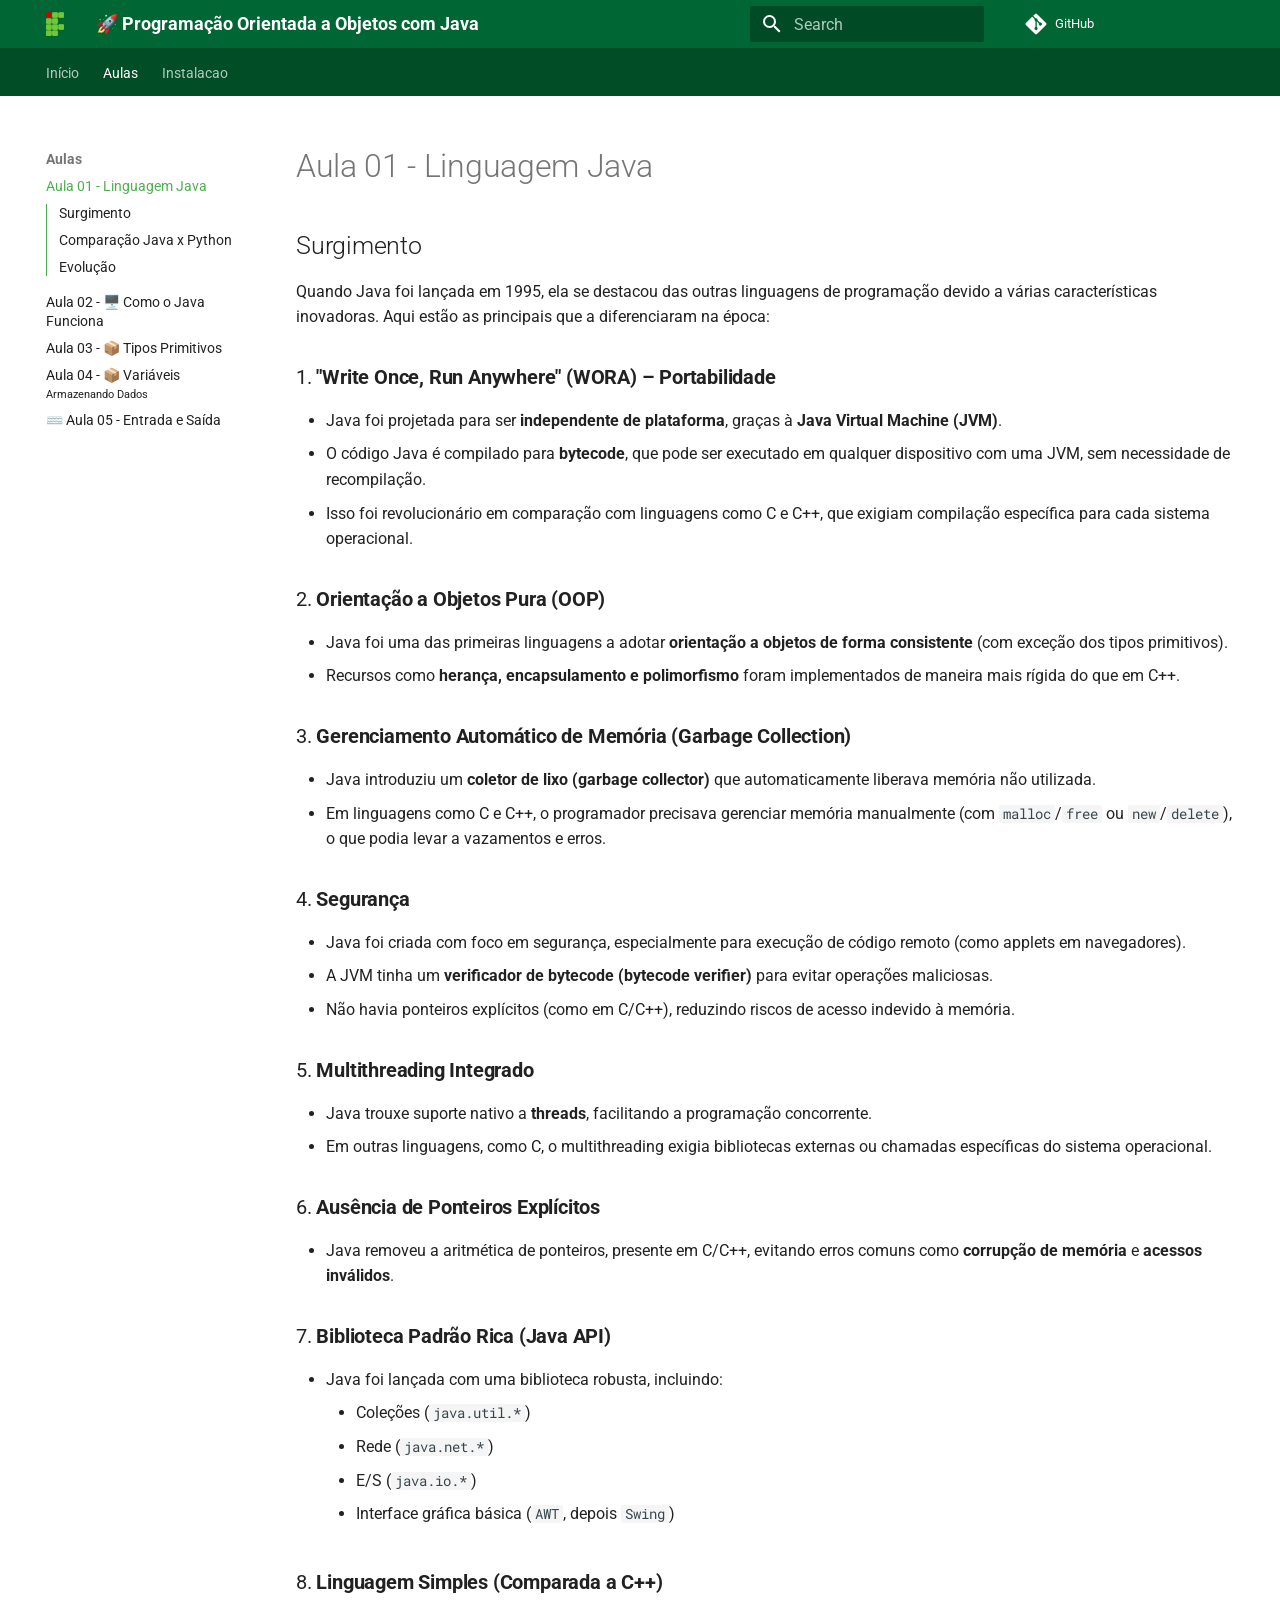
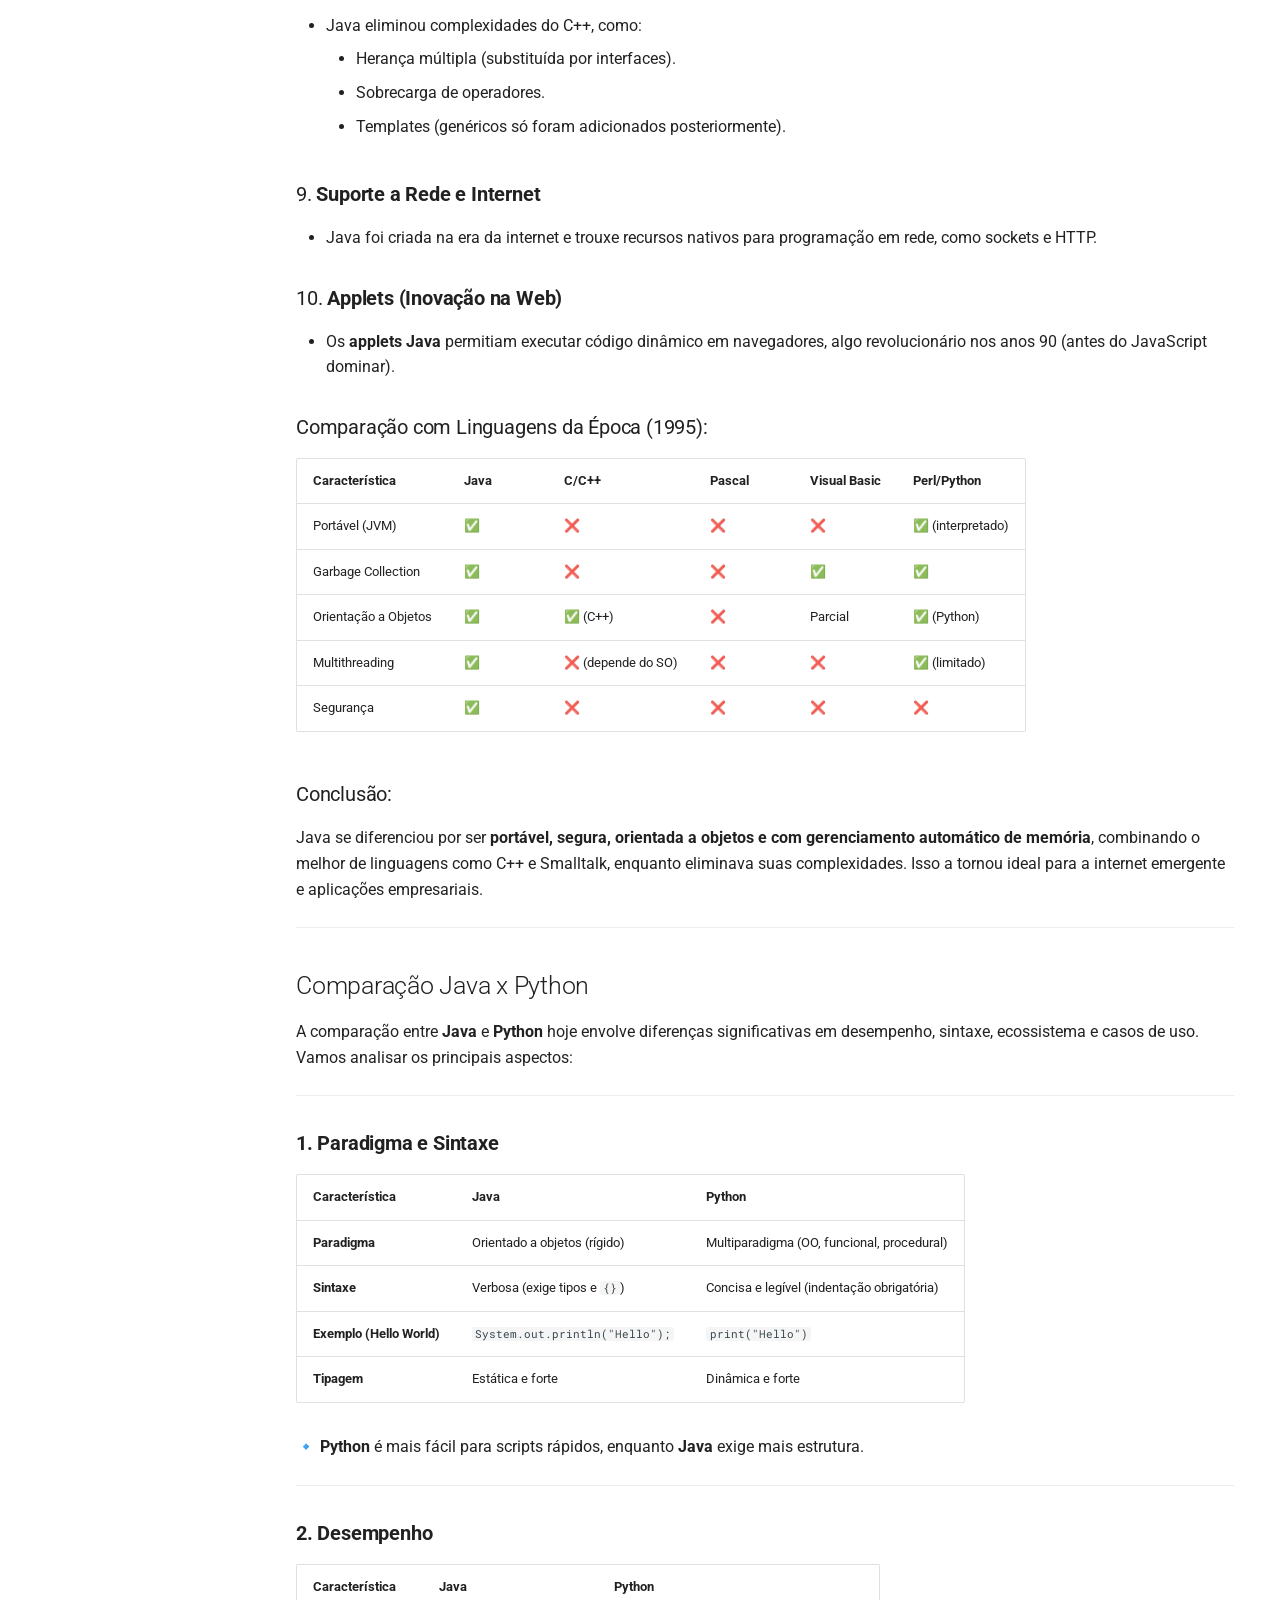
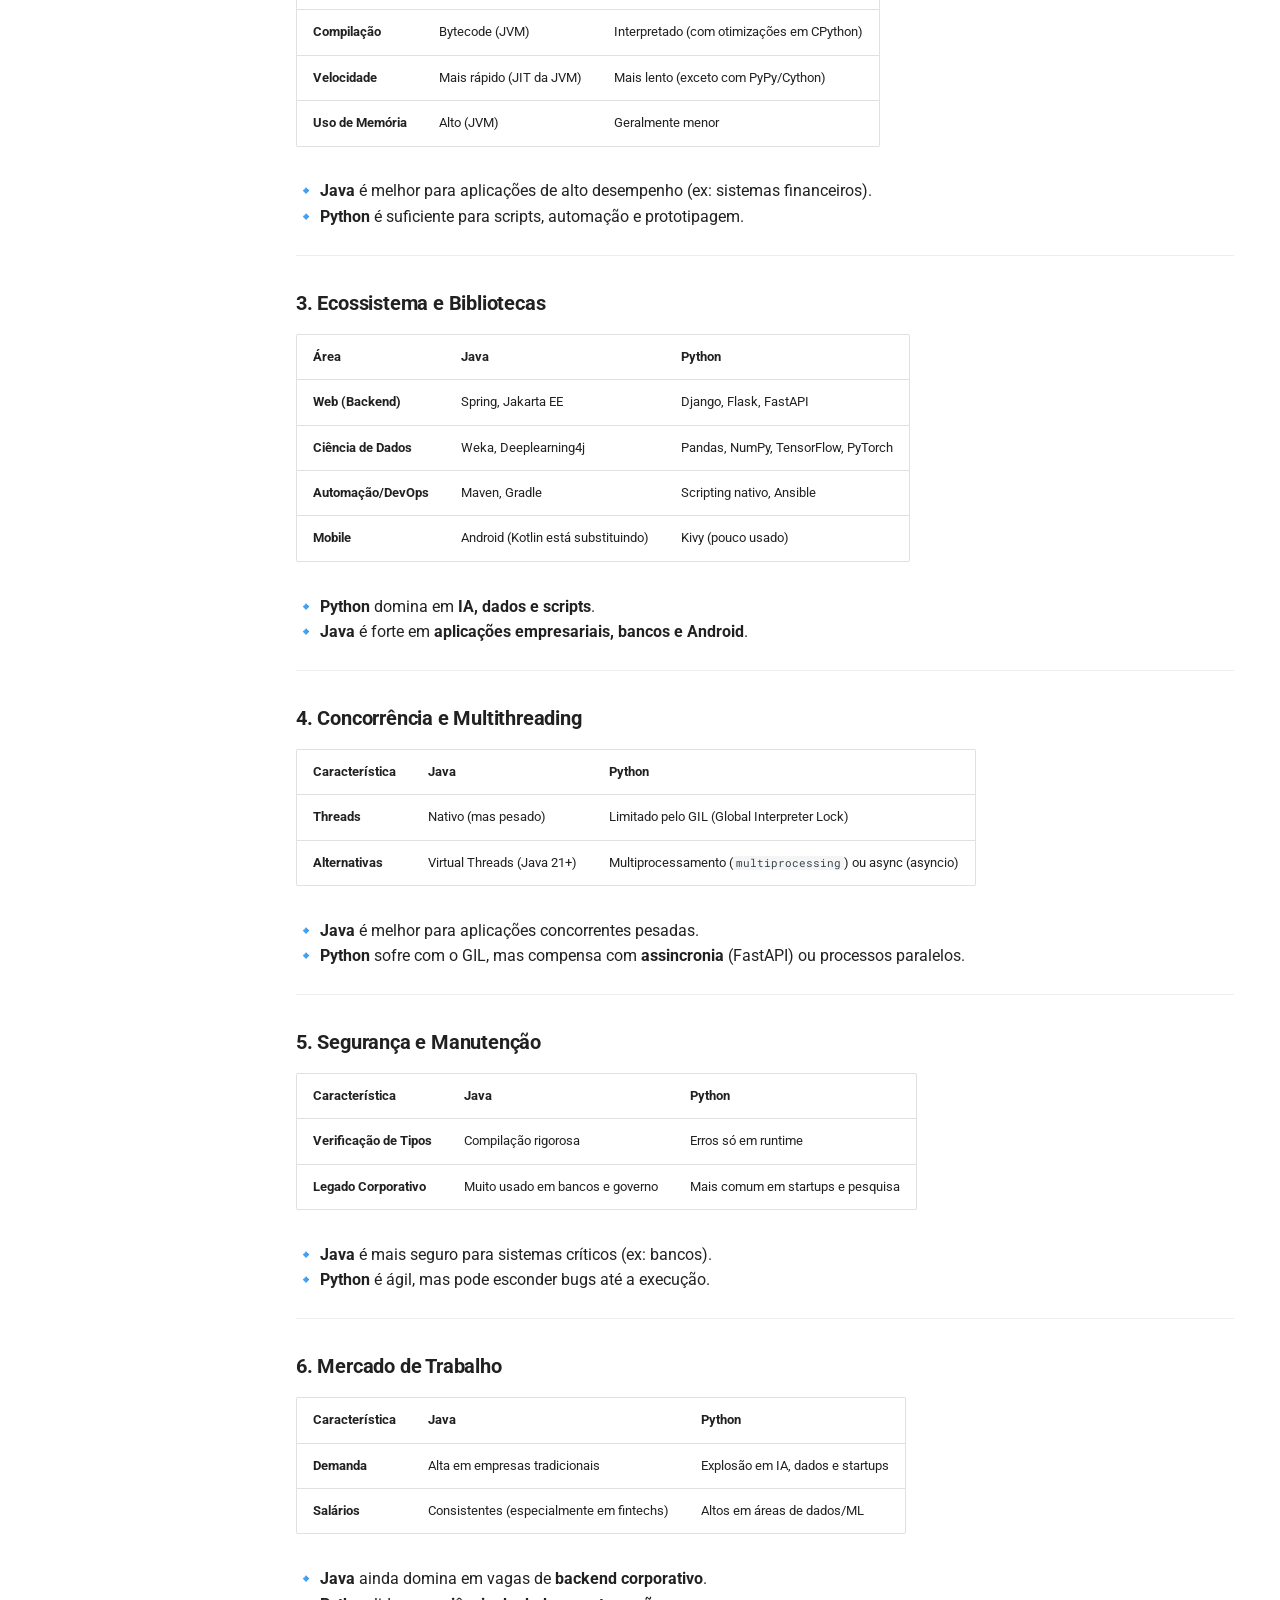
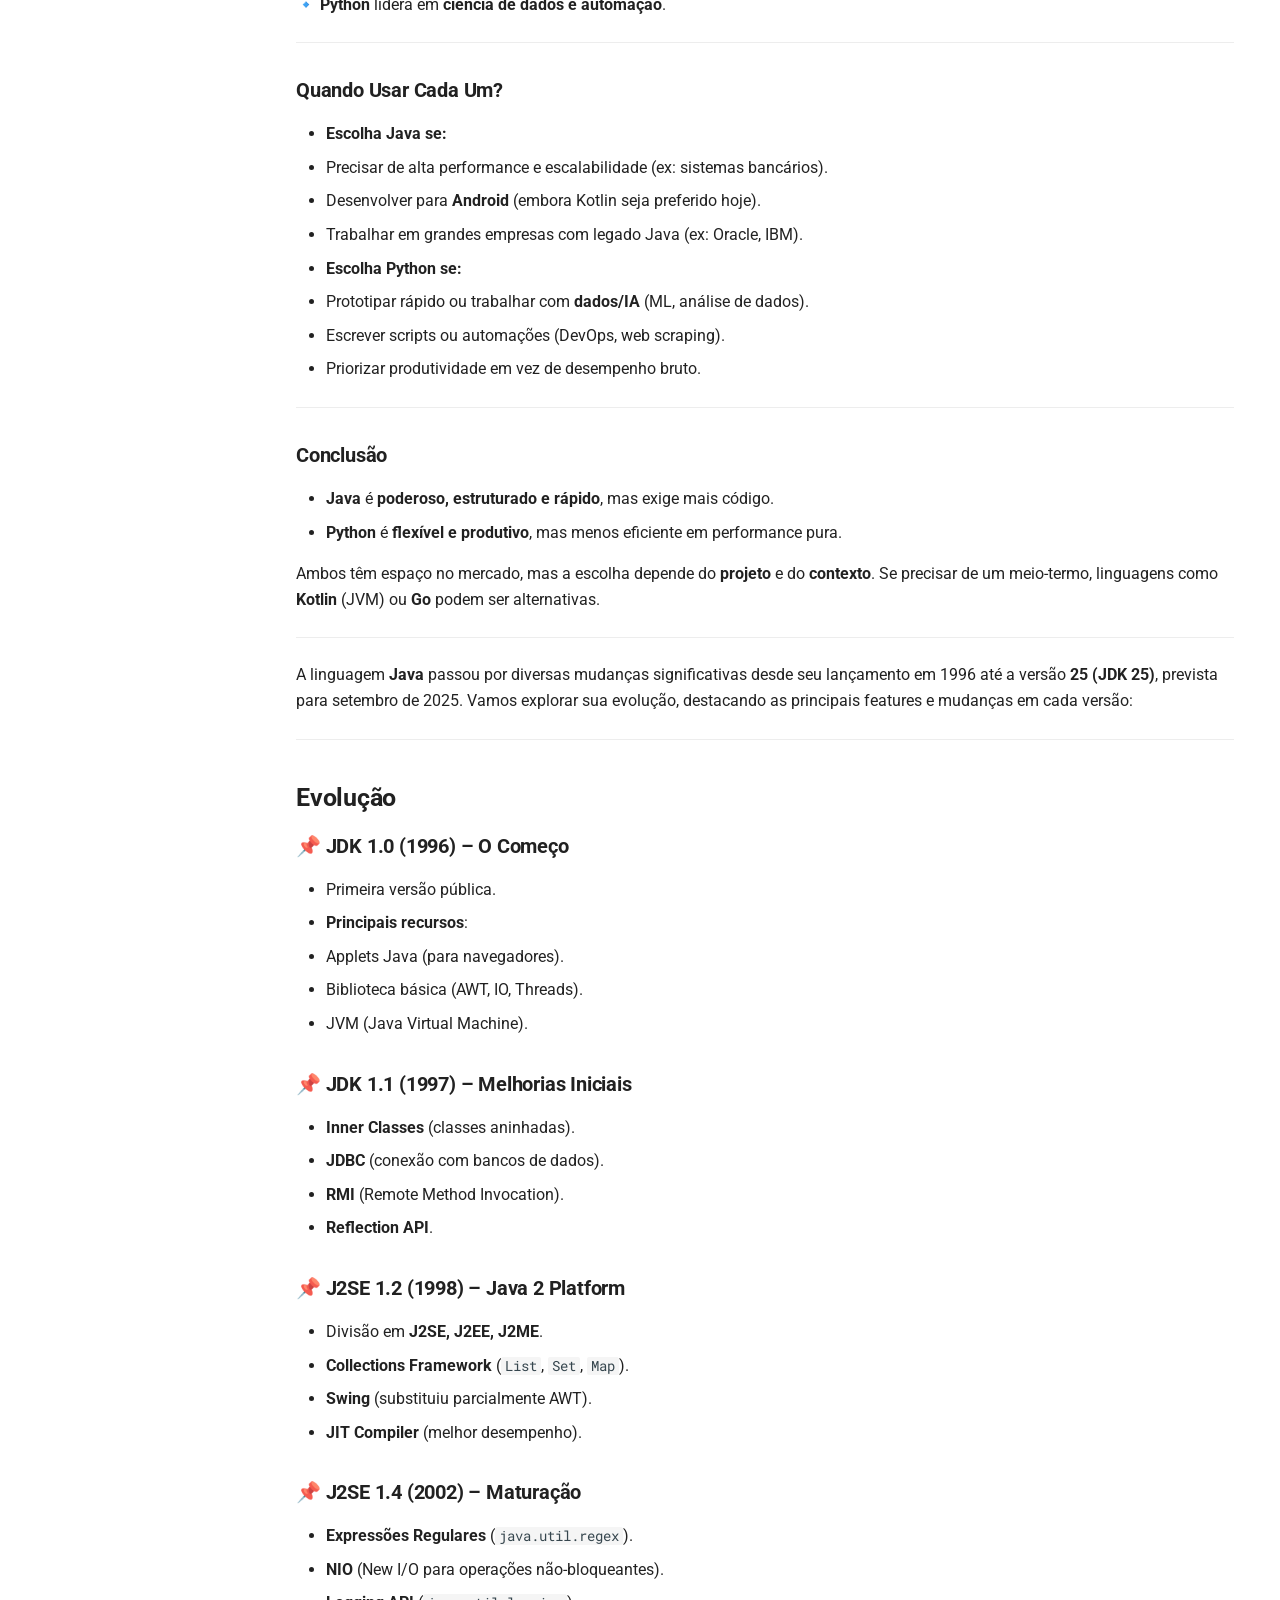
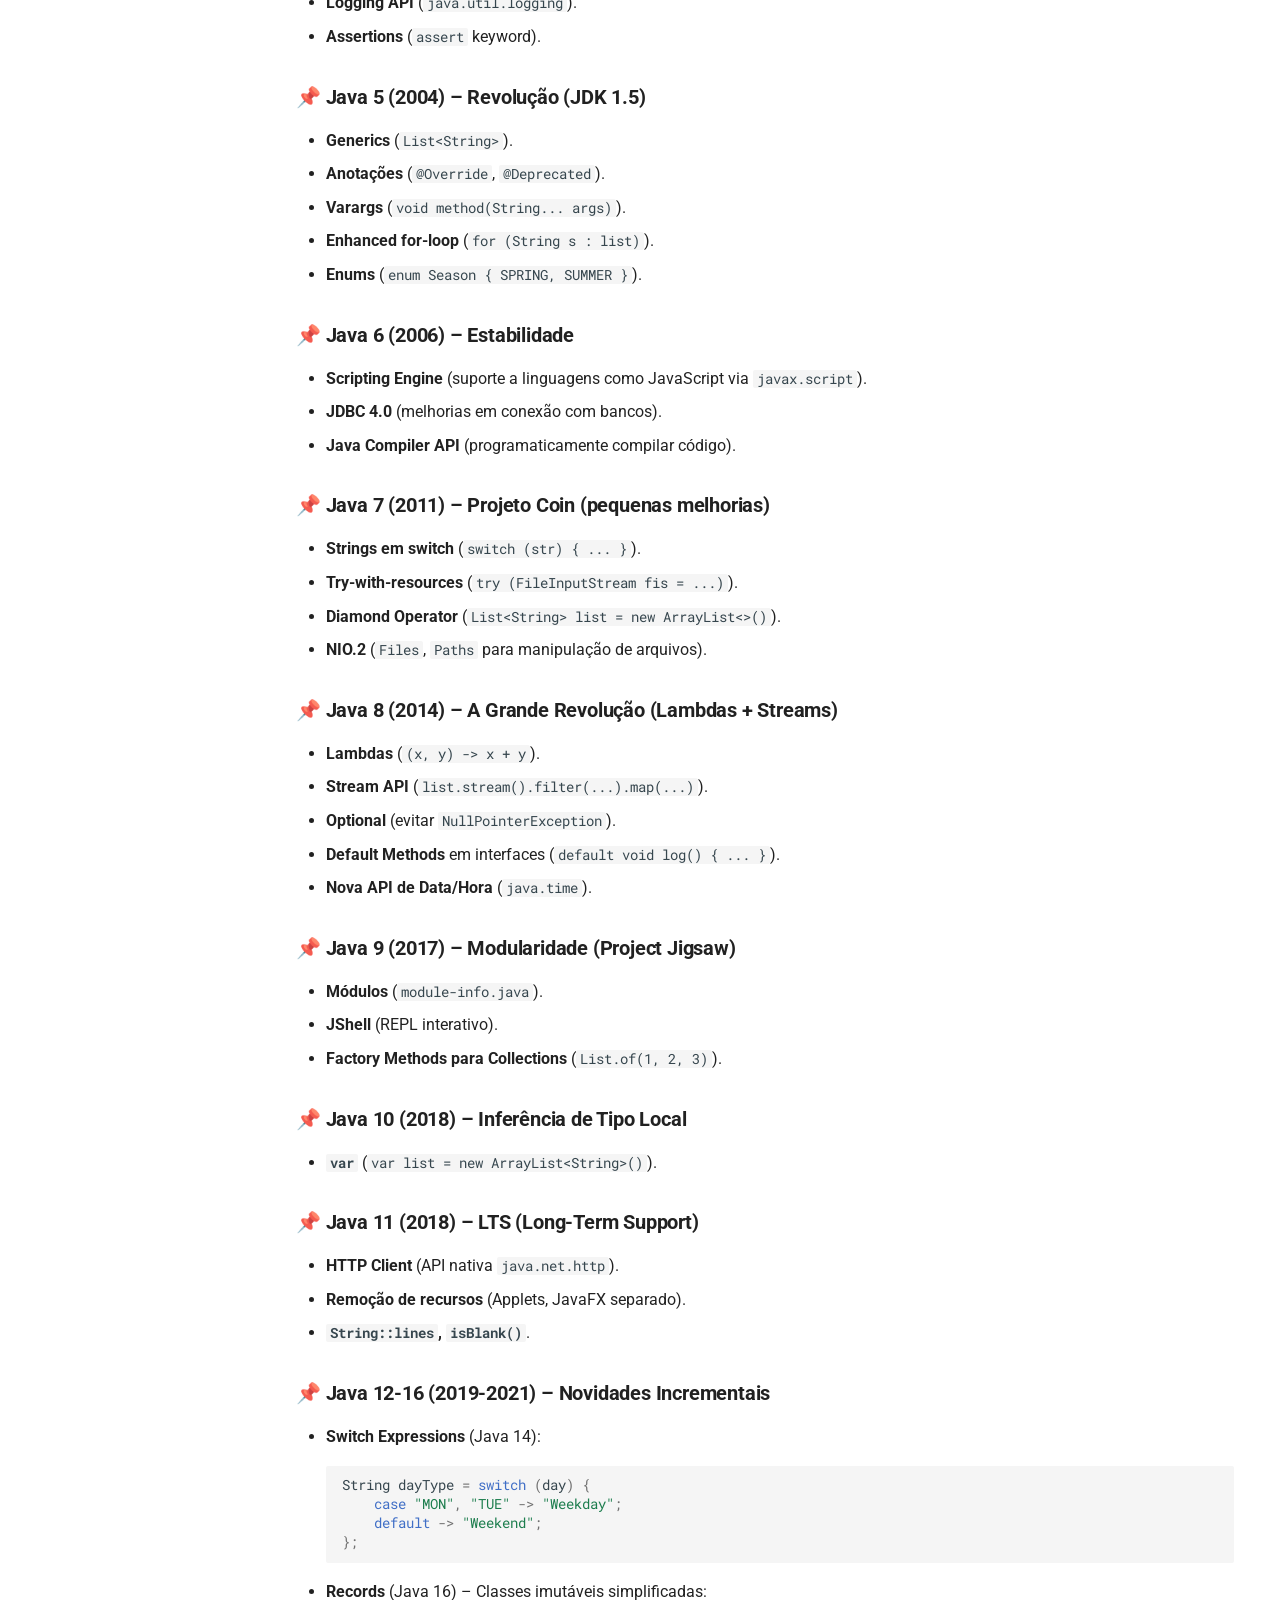
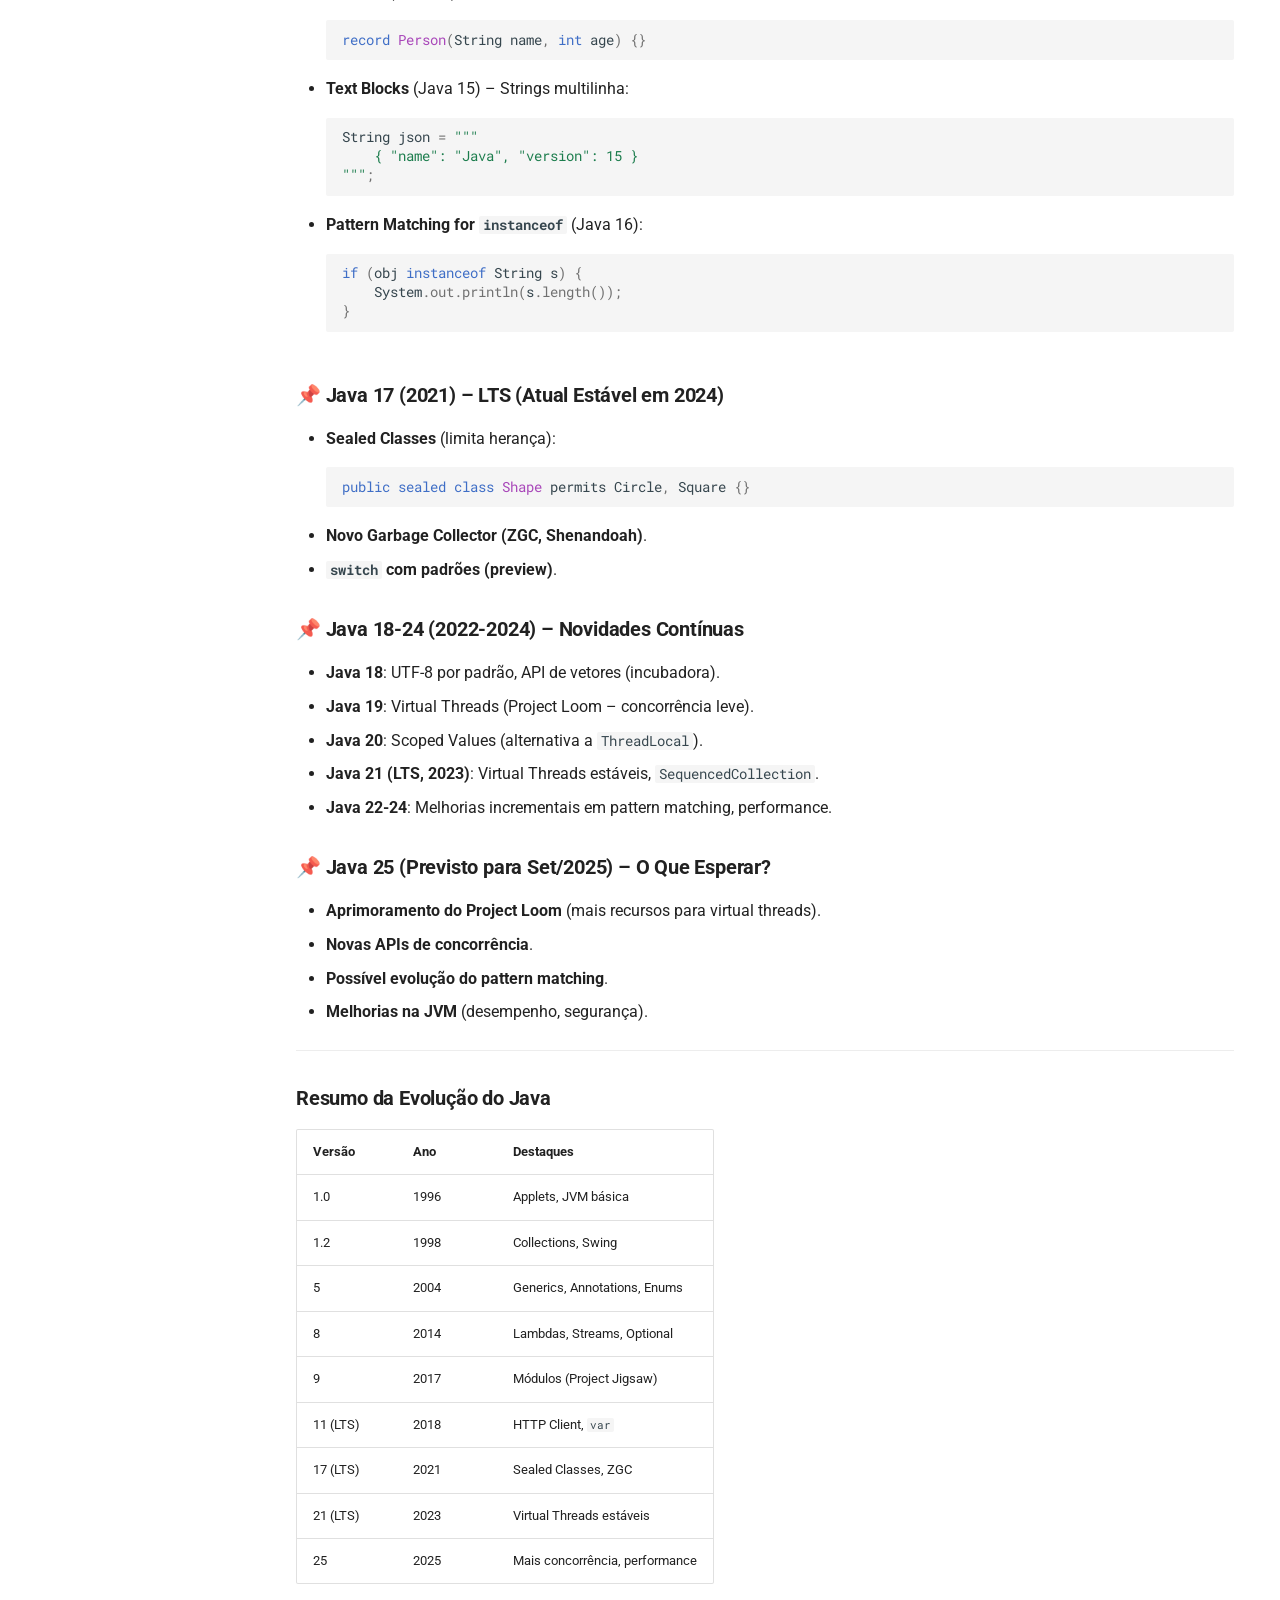
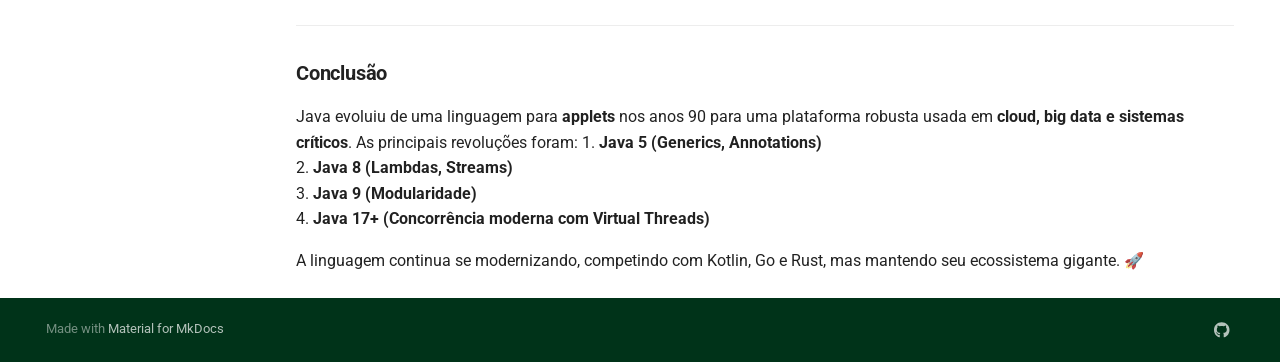
<file: aulas/aula01/index.html>
<!doctype html>
<html lang="en" class="no-js">
  <head>
    
      <meta charset="utf-8">
      <meta name="viewport" content="width=device-width,initial-scale=1">
      
        <meta name="description" content="Site da disciplina">
      
      
      
        <link rel="canonical" href="https://lrlucena.github.io/aulas-java/aulas/aula01/">
      
      
        <link rel="prev" href="../..">
      
      
        <link rel="next" href="../aula02/">
      
      
      <link rel="icon" href="../../assets/images/favicon.png">
      <meta name="generator" content="mkdocs-1.6.1, mkdocs-material-9.6.11">
    
    
      
        <title>Aula 01 - Linguagem Java - 🚀 Programação Orientada a Objetos com Java</title>
      
    
    
      <link rel="stylesheet" href="../../assets/stylesheets/main.4af4bdda.min.css">
      
        
        <link rel="stylesheet" href="../../assets/stylesheets/palette.06af60db.min.css">
      
      


    
    
      
    
    
      
        
        
        <link rel="preconnect" href="https://fonts.gstatic.com" crossorigin>
        <link rel="stylesheet" href="https://fonts.googleapis.com/css?family=Roboto:300,300i,400,400i,700,700i%7CRoboto+Mono:400,400i,700,700i&display=fallback">
        <style>:root{--md-text-font:"Roboto";--md-code-font:"Roboto Mono"}</style>
      
    
    
      <link rel="stylesheet" href="../../stylesheets/extra.css">
    
    <script>__md_scope=new URL("../..",location),__md_hash=e=>[...e].reduce(((e,_)=>(e<<5)-e+_.charCodeAt(0)),0),__md_get=(e,_=localStorage,t=__md_scope)=>JSON.parse(_.getItem(t.pathname+"."+e)),__md_set=(e,_,t=localStorage,a=__md_scope)=>{try{t.setItem(a.pathname+"."+e,JSON.stringify(_))}catch(e){}}</script>
    
      

    
    
    
  </head>
  
  
    
    
    
    
    
    <body dir="ltr" data-md-color-scheme="default" data-md-color-primary="green" data-md-color-accent="yellow">
  
    
    <input class="md-toggle" data-md-toggle="drawer" type="checkbox" id="__drawer" autocomplete="off">
    <input class="md-toggle" data-md-toggle="search" type="checkbox" id="__search" autocomplete="off">
    <label class="md-overlay" for="__drawer"></label>
    <div data-md-component="skip">
      
        
        <a href="#aula-01-linguagem-java" class="md-skip">
          Skip to content
        </a>
      
    </div>
    <div data-md-component="announce">
      
    </div>
    
    
      

<header class="md-header" data-md-component="header">
  <nav class="md-header__inner md-grid" aria-label="Header">
    <a href="../.." title="🚀 Programação Orientada a Objetos com Java" class="md-header__button md-logo" aria-label="🚀 Programação Orientada a Objetos com Java" data-md-component="logo">
      
  <img src="../../assets/images/logo-ifrn.png" alt="logo">

    </a>
    <label class="md-header__button md-icon" for="__drawer">
      
      <svg xmlns="http://www.w3.org/2000/svg" viewBox="0 0 24 24"><path d="M3 6h18v2H3zm0 5h18v2H3zm0 5h18v2H3z"/></svg>
    </label>
    <div class="md-header__title" data-md-component="header-title">
      <div class="md-header__ellipsis">
        <div class="md-header__topic">
          <span class="md-ellipsis">
            🚀 Programação Orientada a Objetos com Java
          </span>
        </div>
        <div class="md-header__topic" data-md-component="header-topic">
          <span class="md-ellipsis">
            
              Aula 01 - Linguagem Java
            
          </span>
        </div>
      </div>
    </div>
    
      
    
    
    
    
      
      
        <label class="md-header__button md-icon" for="__search">
          
          <svg xmlns="http://www.w3.org/2000/svg" viewBox="0 0 24 24"><path d="M9.5 3A6.5 6.5 0 0 1 16 9.5c0 1.61-.59 3.09-1.56 4.23l.27.27h.79l5 5-1.5 1.5-5-5v-.79l-.27-.27A6.52 6.52 0 0 1 9.5 16 6.5 6.5 0 0 1 3 9.5 6.5 6.5 0 0 1 9.5 3m0 2C7 5 5 7 5 9.5S7 14 9.5 14 14 12 14 9.5 12 5 9.5 5"/></svg>
        </label>
        <div class="md-search" data-md-component="search" role="dialog">
  <label class="md-search__overlay" for="__search"></label>
  <div class="md-search__inner" role="search">
    <form class="md-search__form" name="search">
      <input type="text" class="md-search__input" name="query" aria-label="Search" placeholder="Search" autocapitalize="off" autocorrect="off" autocomplete="off" spellcheck="false" data-md-component="search-query" required>
      <label class="md-search__icon md-icon" for="__search">
        
        <svg xmlns="http://www.w3.org/2000/svg" viewBox="0 0 24 24"><path d="M9.5 3A6.5 6.5 0 0 1 16 9.5c0 1.61-.59 3.09-1.56 4.23l.27.27h.79l5 5-1.5 1.5-5-5v-.79l-.27-.27A6.52 6.52 0 0 1 9.5 16 6.5 6.5 0 0 1 3 9.5 6.5 6.5 0 0 1 9.5 3m0 2C7 5 5 7 5 9.5S7 14 9.5 14 14 12 14 9.5 12 5 9.5 5"/></svg>
        
        <svg xmlns="http://www.w3.org/2000/svg" viewBox="0 0 24 24"><path d="M20 11v2H8l5.5 5.5-1.42 1.42L4.16 12l7.92-7.92L13.5 5.5 8 11z"/></svg>
      </label>
      <nav class="md-search__options" aria-label="Search">
        
        <button type="reset" class="md-search__icon md-icon" title="Clear" aria-label="Clear" tabindex="-1">
          
          <svg xmlns="http://www.w3.org/2000/svg" viewBox="0 0 24 24"><path d="M19 6.41 17.59 5 12 10.59 6.41 5 5 6.41 10.59 12 5 17.59 6.41 19 12 13.41 17.59 19 19 17.59 13.41 12z"/></svg>
        </button>
      </nav>
      
    </form>
    <div class="md-search__output">
      <div class="md-search__scrollwrap" tabindex="0" data-md-scrollfix>
        <div class="md-search-result" data-md-component="search-result">
          <div class="md-search-result__meta">
            Initializing search
          </div>
          <ol class="md-search-result__list" role="presentation"></ol>
        </div>
      </div>
    </div>
  </div>
</div>
      
    
    
      <div class="md-header__source">
        <a href="https://github.com/lrlucena/aulas-java" title="Go to repository" class="md-source" data-md-component="source">
  <div class="md-source__icon md-icon">
    
    <svg xmlns="http://www.w3.org/2000/svg" viewBox="0 0 448 512"><!--! Font Awesome Free 6.7.2 by @fontawesome - https://fontawesome.com License - https://fontawesome.com/license/free (Icons: CC BY 4.0, Fonts: SIL OFL 1.1, Code: MIT License) Copyright 2024 Fonticons, Inc.--><path d="M439.55 236.05 244 40.45a28.87 28.87 0 0 0-40.81 0l-40.66 40.63 51.52 51.52c27.06-9.14 52.68 16.77 43.39 43.68l49.66 49.66c34.23-11.8 61.18 31 35.47 56.69-26.49 26.49-70.21-2.87-56-37.34L240.22 199v121.85c25.3 12.54 22.26 41.85 9.08 55a34.34 34.34 0 0 1-48.55 0c-17.57-17.6-11.07-46.91 11.25-56v-123c-20.8-8.51-24.6-30.74-18.64-45L142.57 101 8.45 235.14a28.86 28.86 0 0 0 0 40.81l195.61 195.6a28.86 28.86 0 0 0 40.8 0l194.69-194.69a28.86 28.86 0 0 0 0-40.81"/></svg>
  </div>
  <div class="md-source__repository">
    GitHub
  </div>
</a>
      </div>
    
  </nav>
  
</header>
    
    <div class="md-container" data-md-component="container">
      
      
        
          
            
<nav class="md-tabs" aria-label="Tabs" data-md-component="tabs">
  <div class="md-grid">
    <ul class="md-tabs__list">
      
        
  
  
  
  
    <li class="md-tabs__item">
      <a href="../.." class="md-tabs__link">
        
  
  
    
  
  Início

      </a>
    </li>
  

      
        
  
  
  
    
  
  
    
    
      <li class="md-tabs__item md-tabs__item--active">
        <a href="./" class="md-tabs__link">
          
  
  
    
  
  Aulas

        </a>
      </li>
    
  

      
        
  
  
  
  
    
    
      <li class="md-tabs__item">
        <a href="../../instalacao/" class="md-tabs__link">
          
  
  
    
  
  Instalacao

        </a>
      </li>
    
  

      
    </ul>
  </div>
</nav>
          
        
      
      <main class="md-main" data-md-component="main">
        <div class="md-main__inner md-grid">
          
            
              
              <div class="md-sidebar md-sidebar--primary" data-md-component="sidebar" data-md-type="navigation" >
                <div class="md-sidebar__scrollwrap">
                  <div class="md-sidebar__inner">
                    


  


  

<nav class="md-nav md-nav--primary md-nav--lifted md-nav--integrated" aria-label="Navigation" data-md-level="0">
  <label class="md-nav__title" for="__drawer">
    <a href="../.." title="🚀 Programação Orientada a Objetos com Java" class="md-nav__button md-logo" aria-label="🚀 Programação Orientada a Objetos com Java" data-md-component="logo">
      
  <img src="../../assets/images/logo-ifrn.png" alt="logo">

    </a>
    🚀 Programação Orientada a Objetos com Java
  </label>
  
    <div class="md-nav__source">
      <a href="https://github.com/lrlucena/aulas-java" title="Go to repository" class="md-source" data-md-component="source">
  <div class="md-source__icon md-icon">
    
    <svg xmlns="http://www.w3.org/2000/svg" viewBox="0 0 448 512"><!--! Font Awesome Free 6.7.2 by @fontawesome - https://fontawesome.com License - https://fontawesome.com/license/free (Icons: CC BY 4.0, Fonts: SIL OFL 1.1, Code: MIT License) Copyright 2024 Fonticons, Inc.--><path d="M439.55 236.05 244 40.45a28.87 28.87 0 0 0-40.81 0l-40.66 40.63 51.52 51.52c27.06-9.14 52.68 16.77 43.39 43.68l49.66 49.66c34.23-11.8 61.18 31 35.47 56.69-26.49 26.49-70.21-2.87-56-37.34L240.22 199v121.85c25.3 12.54 22.26 41.85 9.08 55a34.34 34.34 0 0 1-48.55 0c-17.57-17.6-11.07-46.91 11.25-56v-123c-20.8-8.51-24.6-30.74-18.64-45L142.57 101 8.45 235.14a28.86 28.86 0 0 0 0 40.81l195.61 195.6a28.86 28.86 0 0 0 40.8 0l194.69-194.69a28.86 28.86 0 0 0 0-40.81"/></svg>
  </div>
  <div class="md-source__repository">
    GitHub
  </div>
</a>
    </div>
  
  <ul class="md-nav__list" data-md-scrollfix>
    
      
      
  
  
  
  
    <li class="md-nav__item">
      <a href="../.." class="md-nav__link">
        
  
  
  <span class="md-ellipsis">
    Início
    
  </span>
  

      </a>
    </li>
  

    
      
      
  
  
    
  
  
  
    
    
      
        
      
        
      
        
      
        
      
        
      
    
    
    
      
        
        
      
      
    
    
    <li class="md-nav__item md-nav__item--active md-nav__item--section md-nav__item--nested">
      
        
        
        <input class="md-nav__toggle md-toggle " type="checkbox" id="__nav_2" checked>
        
          
          <label class="md-nav__link" for="__nav_2" id="__nav_2_label" tabindex="">
            
  
  
  <span class="md-ellipsis">
    Aulas
    
  </span>
  

            <span class="md-nav__icon md-icon"></span>
          </label>
        
        <nav class="md-nav" data-md-level="1" aria-labelledby="__nav_2_label" aria-expanded="true">
          <label class="md-nav__title" for="__nav_2">
            <span class="md-nav__icon md-icon"></span>
            Aulas
          </label>
          <ul class="md-nav__list" data-md-scrollfix>
            
              
                
  
  
    
  
  
  
    <li class="md-nav__item md-nav__item--active">
      
      <input class="md-nav__toggle md-toggle" type="checkbox" id="__toc">
      
      
        
      
      
        <label class="md-nav__link md-nav__link--active" for="__toc">
          
  
  
  <span class="md-ellipsis">
    Aula 01 - Linguagem Java
    
  </span>
  

          <span class="md-nav__icon md-icon"></span>
        </label>
      
      <a href="./" class="md-nav__link md-nav__link--active">
        
  
  
  <span class="md-ellipsis">
    Aula 01 - Linguagem Java
    
  </span>
  

      </a>
      
        

<nav class="md-nav md-nav--secondary" aria-label="Table of contents">
  
  
  
    
  
  
    <label class="md-nav__title" for="__toc">
      <span class="md-nav__icon md-icon"></span>
      Table of contents
    </label>
    <ul class="md-nav__list" data-md-component="toc" data-md-scrollfix>
      
        <li class="md-nav__item">
  <a href="#surgimento" class="md-nav__link">
    <span class="md-ellipsis">
      Surgimento
    </span>
  </a>
  
</li>
      
        <li class="md-nav__item">
  <a href="#comparacao-java-x-python" class="md-nav__link">
    <span class="md-ellipsis">
      Comparação Java x Python
    </span>
  </a>
  
</li>
      
        <li class="md-nav__item">
  <a href="#evolucao" class="md-nav__link">
    <span class="md-ellipsis">
      Evolução
    </span>
  </a>
  
</li>
      
    </ul>
  
</nav>
      
    </li>
  

              
            
              
                
  
  
  
  
    <li class="md-nav__item">
      <a href="../aula02/" class="md-nav__link">
        
  
  
  <span class="md-ellipsis">
    Aula 02 - 🖥️ Como o Java Funciona
    
  </span>
  

      </a>
    </li>
  

              
            
              
                
  
  
  
  
    <li class="md-nav__item">
      <a href="../aula03/" class="md-nav__link">
        
  
  
  <span class="md-ellipsis">
    Aula 03 - 📦 Tipos Primitivos
    
  </span>
  

      </a>
    </li>
  

              
            
              
                
  
  
  
  
    <li class="md-nav__item">
      <a href="../aula04/" class="md-nav__link">
        
  
  
  <span class="md-ellipsis">
    Aula 04 - 📦 Variáveis
    
      <br>
      <small>Armazenando Dados</small>
    
  </span>
  

      </a>
    </li>
  

              
            
              
                
  
  
  
  
    <li class="md-nav__item">
      <a href="../aula05/" class="md-nav__link">
        
  
  
  <span class="md-ellipsis">
    ⌨️ Aula 05 - Entrada e Saída
    
  </span>
  

      </a>
    </li>
  

              
            
          </ul>
        </nav>
      
    </li>
  

    
      
      
  
  
  
  
    
    
      
        
          
        
      
    
    
    
      
      
    
    
    <li class="md-nav__item md-nav__item--nested">
      
        
        
        <input class="md-nav__toggle md-toggle " type="checkbox" id="__nav_3" >
        
          
          <div class="md-nav__link md-nav__container">
            <a href="../../instalacao/" class="md-nav__link ">
              
  
  
  <span class="md-ellipsis">
    Instalacao
    
  </span>
  

            </a>
            
          </div>
        
        <nav class="md-nav" data-md-level="1" aria-labelledby="__nav_3_label" aria-expanded="false">
          <label class="md-nav__title" for="__nav_3">
            <span class="md-nav__icon md-icon"></span>
            Instalacao
          </label>
          <ul class="md-nav__list" data-md-scrollfix>
            
              
            
          </ul>
        </nav>
      
    </li>
  

    
  </ul>
</nav>
                  </div>
                </div>
              </div>
            
            
          
          
            <div class="md-content" data-md-component="content">
              <article class="md-content__inner md-typeset">
                
                  


  
  


<h1 id="aula-01-linguagem-java">Aula 01 - Linguagem Java<a class="headerlink" href="#aula-01-linguagem-java" title="Permanent link">&para;</a></h1>
<h2 id="surgimento">Surgimento<a class="headerlink" href="#surgimento" title="Permanent link">&para;</a></h2>
<p>Quando Java foi lançada em 1995, ela se destacou das outras linguagens de programação devido a várias características inovadoras. Aqui estão as principais que a diferenciaram na época:</p>
<h3 id="1-write-once-run-anywhere-wora-portabilidade">1. <strong>"Write Once, Run Anywhere" (WORA) – Portabilidade</strong><a class="headerlink" href="#1-write-once-run-anywhere-wora-portabilidade" title="Permanent link">&para;</a></h3>
<ul>
<li>Java foi projetada para ser <strong>independente de plataforma</strong>, graças à <strong>Java Virtual Machine (JVM)</strong>.</li>
<li>O código Java é compilado para <strong>bytecode</strong>, que pode ser executado em qualquer dispositivo com uma JVM, sem necessidade de recompilação.</li>
<li>Isso foi revolucionário em comparação com linguagens como C e C++, que exigiam compilação específica para cada sistema operacional.</li>
</ul>
<h3 id="2-orientacao-a-objetos-pura-oop">2. <strong>Orientação a Objetos Pura (OOP)</strong><a class="headerlink" href="#2-orientacao-a-objetos-pura-oop" title="Permanent link">&para;</a></h3>
<ul>
<li>Java foi uma das primeiras linguagens a adotar <strong>orientação a objetos de forma consistente</strong> (com exceção dos tipos primitivos).</li>
<li>Recursos como <strong>herança, encapsulamento e polimorfismo</strong> foram implementados de maneira mais rígida do que em C++.</li>
</ul>
<h3 id="3-gerenciamento-automatico-de-memoria-garbage-collection">3. <strong>Gerenciamento Automático de Memória (Garbage Collection)</strong><a class="headerlink" href="#3-gerenciamento-automatico-de-memoria-garbage-collection" title="Permanent link">&para;</a></h3>
<ul>
<li>Java introduziu um <strong>coletor de lixo (garbage collector)</strong> que automaticamente liberava memória não utilizada.</li>
<li>Em linguagens como C e C++, o programador precisava gerenciar memória manualmente (com <code>malloc</code>/<code>free</code> ou <code>new</code>/<code>delete</code>), o que podia levar a vazamentos e erros.</li>
</ul>
<h3 id="4-seguranca">4. <strong>Segurança</strong><a class="headerlink" href="#4-seguranca" title="Permanent link">&para;</a></h3>
<ul>
<li>Java foi criada com foco em segurança, especialmente para execução de código remoto (como applets em navegadores).</li>
<li>A JVM tinha um <strong>verificador de bytecode (bytecode verifier)</strong> para evitar operações maliciosas.</li>
<li>Não havia ponteiros explícitos (como em C/C++), reduzindo riscos de acesso indevido à memória.</li>
</ul>
<h3 id="5-multithreading-integrado">5. <strong>Multithreading Integrado</strong><a class="headerlink" href="#5-multithreading-integrado" title="Permanent link">&para;</a></h3>
<ul>
<li>Java trouxe suporte nativo a <strong>threads</strong>, facilitando a programação concorrente.</li>
<li>Em outras linguagens, como C, o multithreading exigia bibliotecas externas ou chamadas específicas do sistema operacional.</li>
</ul>
<h3 id="6-ausencia-de-ponteiros-explicitos">6. <strong>Ausência de Ponteiros Explícitos</strong><a class="headerlink" href="#6-ausencia-de-ponteiros-explicitos" title="Permanent link">&para;</a></h3>
<ul>
<li>Java removeu a aritmética de ponteiros, presente em C/C++, evitando erros comuns como <strong>corrupção de memória</strong> e <strong>acessos inválidos</strong>.</li>
</ul>
<h3 id="7-biblioteca-padrao-rica-java-api">7. <strong>Biblioteca Padrão Rica (Java API)</strong><a class="headerlink" href="#7-biblioteca-padrao-rica-java-api" title="Permanent link">&para;</a></h3>
<ul>
<li>Java foi lançada com uma biblioteca robusta, incluindo:<ul>
<li>Coleções (<code>java.util.*</code>)</li>
<li>Rede (<code>java.net.*</code>)</li>
<li>E/S (<code>java.io.*</code>)</li>
<li>Interface gráfica básica (<code>AWT</code>, depois <code>Swing</code>)</li>
</ul>
</li>
</ul>
<h3 id="8-linguagem-simples-comparada-a-c">8. <strong>Linguagem Simples (Comparada a C++)</strong><a class="headerlink" href="#8-linguagem-simples-comparada-a-c" title="Permanent link">&para;</a></h3>
<ul>
<li>Java eliminou complexidades do C++, como:<ul>
<li>Herança múltipla (substituída por interfaces).</li>
<li>Sobrecarga de operadores.</li>
<li>Templates (genéricos só foram adicionados posteriormente).</li>
</ul>
</li>
</ul>
<h3 id="9-suporte-a-rede-e-internet">9. <strong>Suporte a Rede e Internet</strong><a class="headerlink" href="#9-suporte-a-rede-e-internet" title="Permanent link">&para;</a></h3>
<ul>
<li>Java foi criada na era da internet e trouxe recursos nativos para programação em rede, como sockets e HTTP.</li>
</ul>
<h3 id="10-applets-inovacao-na-web">10. <strong>Applets (Inovação na Web)</strong><a class="headerlink" href="#10-applets-inovacao-na-web" title="Permanent link">&para;</a></h3>
<ul>
<li>Os <strong>applets Java</strong> permitiam executar código dinâmico em navegadores, algo revolucionário nos anos 90 (antes do JavaScript dominar).</li>
</ul>
<h3 id="comparacao-com-linguagens-da-epoca-1995">Comparação com Linguagens da Época (1995):<a class="headerlink" href="#comparacao-com-linguagens-da-epoca-1995" title="Permanent link">&para;</a></h3>
<table>
<thead>
<tr>
<th>Característica</th>
<th>Java</th>
<th>C/C++</th>
<th>Pascal</th>
<th>Visual Basic</th>
<th>Perl/Python</th>
</tr>
</thead>
<tbody>
<tr>
<td>Portável (JVM)</td>
<td>✅</td>
<td>❌</td>
<td>❌</td>
<td>❌</td>
<td>✅ (interpretado)</td>
</tr>
<tr>
<td>Garbage Collection</td>
<td>✅</td>
<td>❌</td>
<td>❌</td>
<td>✅</td>
<td>✅</td>
</tr>
<tr>
<td>Orientação a Objetos</td>
<td>✅</td>
<td>✅ (C++)</td>
<td>❌</td>
<td>Parcial</td>
<td>✅ (Python)</td>
</tr>
<tr>
<td>Multithreading</td>
<td>✅</td>
<td>❌ (depende do SO)</td>
<td>❌</td>
<td>❌</td>
<td>✅ (limitado)</td>
</tr>
<tr>
<td>Segurança</td>
<td>✅</td>
<td>❌</td>
<td>❌</td>
<td>❌</td>
<td>❌</td>
</tr>
</tbody>
</table>
<h3 id="conclusao">Conclusão:<a class="headerlink" href="#conclusao" title="Permanent link">&para;</a></h3>
<p>Java se diferenciou por ser <strong>portável, segura, orientada a objetos e com gerenciamento automático de memória</strong>, combinando o melhor de linguagens como C++ e Smalltalk, enquanto eliminava suas complexidades. Isso a tornou ideal para a internet emergente e aplicações empresariais.</p>
<hr />
<h2 id="comparacao-java-x-python">Comparação Java x Python<a class="headerlink" href="#comparacao-java-x-python" title="Permanent link">&para;</a></h2>
<p>A comparação entre <strong>Java</strong> e <strong>Python</strong> hoje envolve diferenças significativas em desempenho, sintaxe, ecossistema e casos de uso. Vamos analisar os principais aspectos:</p>
<hr />
<h3 id="1-paradigma-e-sintaxe"><strong>1. Paradigma e Sintaxe</strong><a class="headerlink" href="#1-paradigma-e-sintaxe" title="Permanent link">&para;</a></h3>
<table>
<thead>
<tr>
<th><strong>Característica</strong></th>
<th><strong>Java</strong></th>
<th><strong>Python</strong></th>
</tr>
</thead>
<tbody>
<tr>
<td><strong>Paradigma</strong></td>
<td>Orientado a objetos (rígido)</td>
<td>Multiparadigma (OO, funcional, procedural)</td>
</tr>
<tr>
<td><strong>Sintaxe</strong></td>
<td>Verbosa (exige tipos e <code>{}</code>)</td>
<td>Concisa e legível (indentação obrigatória)</td>
</tr>
<tr>
<td><strong>Exemplo (Hello World)</strong></td>
<td><code>System.out.println("Hello");</code></td>
<td><code>print("Hello")</code></td>
</tr>
<tr>
<td><strong>Tipagem</strong></td>
<td>Estática e forte</td>
<td>Dinâmica e forte</td>
</tr>
</tbody>
</table>
<p>🔹 <strong>Python</strong> é mais fácil para scripts rápidos, enquanto <strong>Java</strong> exige mais estrutura.</p>
<hr />
<h3 id="2-desempenho"><strong>2. Desempenho</strong><a class="headerlink" href="#2-desempenho" title="Permanent link">&para;</a></h3>
<table>
<thead>
<tr>
<th><strong>Característica</strong></th>
<th><strong>Java</strong></th>
<th><strong>Python</strong></th>
</tr>
</thead>
<tbody>
<tr>
<td><strong>Compilação</strong></td>
<td>Bytecode (JVM)</td>
<td>Interpretado (com otimizações em CPython)</td>
</tr>
<tr>
<td><strong>Velocidade</strong></td>
<td>Mais rápido (JIT da JVM)</td>
<td>Mais lento (exceto com PyPy/Cython)</td>
</tr>
<tr>
<td><strong>Uso de Memória</strong></td>
<td>Alto (JVM)</td>
<td>Geralmente menor</td>
</tr>
</tbody>
</table>
<p>🔹 <strong>Java</strong> é melhor para aplicações de alto desempenho (ex: sistemas financeiros).<br />
🔹 <strong>Python</strong> é suficiente para scripts, automação e prototipagem.</p>
<hr />
<h3 id="3-ecossistema-e-bibliotecas"><strong>3. Ecossistema e Bibliotecas</strong><a class="headerlink" href="#3-ecossistema-e-bibliotecas" title="Permanent link">&para;</a></h3>
<table>
<thead>
<tr>
<th><strong>Área</strong></th>
<th><strong>Java</strong></th>
<th><strong>Python</strong></th>
</tr>
</thead>
<tbody>
<tr>
<td><strong>Web (Backend)</strong></td>
<td>Spring, Jakarta EE</td>
<td>Django, Flask, FastAPI</td>
</tr>
<tr>
<td><strong>Ciência de Dados</strong></td>
<td>Weka, Deeplearning4j</td>
<td>Pandas, NumPy, TensorFlow, PyTorch</td>
</tr>
<tr>
<td><strong>Automação/DevOps</strong></td>
<td>Maven, Gradle</td>
<td>Scripting nativo, Ansible</td>
</tr>
<tr>
<td><strong>Mobile</strong></td>
<td>Android (Kotlin está substituindo)</td>
<td>Kivy (pouco usado)</td>
</tr>
</tbody>
</table>
<p>🔹 <strong>Python</strong> domina em <strong>IA, dados e scripts</strong>.<br />
🔹 <strong>Java</strong> é forte em <strong>aplicações empresariais, bancos e Android</strong>.</p>
<hr />
<h3 id="4-concorrencia-e-multithreading"><strong>4. Concorrência e Multithreading</strong><a class="headerlink" href="#4-concorrencia-e-multithreading" title="Permanent link">&para;</a></h3>
<table>
<thead>
<tr>
<th><strong>Característica</strong></th>
<th><strong>Java</strong></th>
<th><strong>Python</strong></th>
</tr>
</thead>
<tbody>
<tr>
<td><strong>Threads</strong></td>
<td>Nativo (mas pesado)</td>
<td>Limitado pelo GIL (Global Interpreter Lock)</td>
</tr>
<tr>
<td><strong>Alternativas</strong></td>
<td>Virtual Threads (Java 21+)</td>
<td>Multiprocessamento (<code>multiprocessing</code>) ou async (asyncio)</td>
</tr>
</tbody>
</table>
<p>🔹 <strong>Java</strong> é melhor para aplicações concorrentes pesadas.<br />
🔹 <strong>Python</strong> sofre com o GIL, mas compensa com <strong>assincronia</strong> (FastAPI) ou processos paralelos.</p>
<hr />
<h3 id="5-seguranca-e-manutencao"><strong>5. Segurança e Manutenção</strong><a class="headerlink" href="#5-seguranca-e-manutencao" title="Permanent link">&para;</a></h3>
<table>
<thead>
<tr>
<th><strong>Característica</strong></th>
<th><strong>Java</strong></th>
<th><strong>Python</strong></th>
</tr>
</thead>
<tbody>
<tr>
<td><strong>Verificação de Tipos</strong></td>
<td>Compilação rigorosa</td>
<td>Erros só em runtime</td>
</tr>
<tr>
<td><strong>Legado Corporativo</strong></td>
<td>Muito usado em bancos e governo</td>
<td>Mais comum em startups e pesquisa</td>
</tr>
</tbody>
</table>
<p>🔹 <strong>Java</strong> é mais seguro para sistemas críticos (ex: bancos).<br />
🔹 <strong>Python</strong> é ágil, mas pode esconder bugs até a execução.</p>
<hr />
<h3 id="6-mercado-de-trabalho"><strong>6. Mercado de Trabalho</strong><a class="headerlink" href="#6-mercado-de-trabalho" title="Permanent link">&para;</a></h3>
<table>
<thead>
<tr>
<th><strong>Característica</strong></th>
<th><strong>Java</strong></th>
<th><strong>Python</strong></th>
</tr>
</thead>
<tbody>
<tr>
<td><strong>Demanda</strong></td>
<td>Alta em empresas tradicionais</td>
<td>Explosão em IA, dados e startups</td>
</tr>
<tr>
<td><strong>Salários</strong></td>
<td>Consistentes (especialmente em fintechs)</td>
<td>Altos em áreas de dados/ML</td>
</tr>
</tbody>
</table>
<p>🔹 <strong>Java</strong> ainda domina em vagas de <strong>backend corporativo</strong>.<br />
🔹 <strong>Python</strong> lidera em <strong>ciência de dados e automação</strong>.</p>
<hr />
<h3 id="quando-usar-cada-um"><strong>Quando Usar Cada Um?</strong><a class="headerlink" href="#quando-usar-cada-um" title="Permanent link">&para;</a></h3>
<ul>
<li><strong>Escolha Java se:</strong>  </li>
<li>Precisar de alta performance e escalabilidade (ex: sistemas bancários).  </li>
<li>Desenvolver para <strong>Android</strong> (embora Kotlin seja preferido hoje).  </li>
<li>
<p>Trabalhar em grandes empresas com legado Java (ex: Oracle, IBM).  </p>
</li>
<li>
<p><strong>Escolha Python se:</strong>  </p>
</li>
<li>Prototipar rápido ou trabalhar com <strong>dados/IA</strong> (ML, análise de dados).  </li>
<li>Escrever scripts ou automações (DevOps, web scraping).  </li>
<li>Priorizar produtividade em vez de desempenho bruto.  </li>
</ul>
<hr />
<h3 id="conclusao_1"><strong>Conclusão</strong><a class="headerlink" href="#conclusao_1" title="Permanent link">&para;</a></h3>
<ul>
<li><strong>Java</strong> é <strong>poderoso, estruturado e rápido</strong>, mas exige mais código.  </li>
<li><strong>Python</strong> é <strong>flexível e produtivo</strong>, mas menos eficiente em performance pura.  </li>
</ul>
<p>Ambos têm espaço no mercado, mas a escolha depende do <strong>projeto</strong> e do <strong>contexto</strong>. Se precisar de um meio-termo, linguagens como <strong>Kotlin</strong> (JVM) ou <strong>Go</strong> podem ser alternativas.</p>
<hr />
<p>A linguagem <strong>Java</strong> passou por diversas mudanças significativas desde seu lançamento em 1996 até a versão <strong>25 (JDK 25)</strong>, prevista para setembro de 2025. Vamos explorar sua evolução, destacando as principais features e mudanças em cada versão:</p>
<hr />
<h2 id="evolucao"><strong>Evolução</strong><a class="headerlink" href="#evolucao" title="Permanent link">&para;</a></h2>
<h3 id="jdk-10-1996-o-comeco"><strong>📌 JDK 1.0 (1996) – O Começo</strong><a class="headerlink" href="#jdk-10-1996-o-comeco" title="Permanent link">&para;</a></h3>
<ul>
<li>Primeira versão pública.</li>
<li><strong>Principais recursos</strong>:</li>
<li>Applets Java (para navegadores).</li>
<li>Biblioteca básica (AWT, IO, Threads).</li>
<li>JVM (Java Virtual Machine).</li>
</ul>
<h3 id="jdk-11-1997-melhorias-iniciais"><strong>📌 JDK 1.1 (1997) – Melhorias Iniciais</strong><a class="headerlink" href="#jdk-11-1997-melhorias-iniciais" title="Permanent link">&para;</a></h3>
<ul>
<li><strong>Inner Classes</strong> (classes aninhadas).</li>
<li><strong>JDBC</strong> (conexão com bancos de dados).</li>
<li><strong>RMI</strong> (Remote Method Invocation).</li>
<li><strong>Reflection API</strong>.</li>
</ul>
<h3 id="j2se-12-1998-java-2-platform"><strong>📌 J2SE 1.2 (1998) – Java 2 Platform</strong><a class="headerlink" href="#j2se-12-1998-java-2-platform" title="Permanent link">&para;</a></h3>
<ul>
<li>Divisão em <strong>J2SE, J2EE, J2ME</strong>.</li>
<li><strong>Collections Framework</strong> (<code>List</code>, <code>Set</code>, <code>Map</code>).</li>
<li><strong>Swing</strong> (substituiu parcialmente AWT).</li>
<li><strong>JIT Compiler</strong> (melhor desempenho).</li>
</ul>
<h3 id="j2se-14-2002-maturacao"><strong>📌 J2SE 1.4 (2002) – Maturação</strong><a class="headerlink" href="#j2se-14-2002-maturacao" title="Permanent link">&para;</a></h3>
<ul>
<li><strong>Expressões Regulares</strong> (<code>java.util.regex</code>).</li>
<li><strong>NIO</strong> (New I/O para operações não-bloqueantes).</li>
<li><strong>Logging API</strong> (<code>java.util.logging</code>).</li>
<li><strong>Assertions</strong> (<code>assert</code> keyword).</li>
</ul>
<h3 id="java-5-2004-revolucao-jdk-15"><strong>📌 Java 5 (2004) – Revolução (JDK 1.5)</strong><a class="headerlink" href="#java-5-2004-revolucao-jdk-15" title="Permanent link">&para;</a></h3>
<ul>
<li><strong>Generics</strong> (<code>List&lt;String&gt;</code>).</li>
<li><strong>Anotações</strong> (<code>@Override</code>, <code>@Deprecated</code>).</li>
<li><strong>Varargs</strong> (<code>void method(String... args)</code>).</li>
<li><strong>Enhanced for-loop</strong> (<code>for (String s : list)</code>).</li>
<li><strong>Enums</strong> (<code>enum Season { SPRING, SUMMER }</code>).</li>
</ul>
<h3 id="java-6-2006-estabilidade"><strong>📌 Java 6 (2006) – Estabilidade</strong><a class="headerlink" href="#java-6-2006-estabilidade" title="Permanent link">&para;</a></h3>
<ul>
<li><strong>Scripting Engine</strong> (suporte a linguagens como JavaScript via <code>javax.script</code>).</li>
<li><strong>JDBC 4.0</strong> (melhorias em conexão com bancos).</li>
<li><strong>Java Compiler API</strong> (programaticamente compilar código).</li>
</ul>
<h3 id="java-7-2011-projeto-coin-pequenas-melhorias"><strong>📌 Java 7 (2011) – Projeto Coin (pequenas melhorias)</strong><a class="headerlink" href="#java-7-2011-projeto-coin-pequenas-melhorias" title="Permanent link">&para;</a></h3>
<ul>
<li><strong>Strings em switch</strong> (<code>switch (str) { ... }</code>).</li>
<li><strong>Try-with-resources</strong> (<code>try (FileInputStream fis = ...)</code>).</li>
<li><strong>Diamond Operator</strong> (<code>List&lt;String&gt; list = new ArrayList&lt;&gt;()</code>).</li>
<li><strong>NIO.2</strong> (<code>Files</code>, <code>Paths</code> para manipulação de arquivos).</li>
</ul>
<h3 id="java-8-2014-a-grande-revolucao-lambdas-streams"><strong>📌 Java 8 (2014) – A Grande Revolução (Lambdas + Streams)</strong><a class="headerlink" href="#java-8-2014-a-grande-revolucao-lambdas-streams" title="Permanent link">&para;</a></h3>
<ul>
<li><strong>Lambdas</strong> (<code>(x, y) -&gt; x + y</code>).</li>
<li><strong>Stream API</strong> (<code>list.stream().filter(...).map(...)</code>).</li>
<li><strong>Optional</strong> (evitar <code>NullPointerException</code>).</li>
<li><strong>Default Methods</strong> em interfaces (<code>default void log() { ... }</code>).</li>
<li><strong>Nova API de Data/Hora</strong> (<code>java.time</code>).</li>
</ul>
<h3 id="java-9-2017-modularidade-project-jigsaw"><strong>📌 Java 9 (2017) – Modularidade (Project Jigsaw)</strong><a class="headerlink" href="#java-9-2017-modularidade-project-jigsaw" title="Permanent link">&para;</a></h3>
<ul>
<li><strong>Módulos</strong> (<code>module-info.java</code>).</li>
<li><strong>JShell</strong> (REPL interativo).</li>
<li><strong>Factory Methods para Collections</strong> (<code>List.of(1, 2, 3)</code>).</li>
</ul>
<h3 id="java-10-2018-inferencia-de-tipo-local"><strong>📌 Java 10 (2018) – Inferência de Tipo Local</strong><a class="headerlink" href="#java-10-2018-inferencia-de-tipo-local" title="Permanent link">&para;</a></h3>
<ul>
<li><strong><code>var</code></strong> (<code>var list = new ArrayList&lt;String&gt;()</code>).</li>
</ul>
<h3 id="java-11-2018-lts-long-term-support"><strong>📌 Java 11 (2018) – LTS (Long-Term Support)</strong><a class="headerlink" href="#java-11-2018-lts-long-term-support" title="Permanent link">&para;</a></h3>
<ul>
<li><strong>HTTP Client</strong> (API nativa <code>java.net.http</code>).</li>
<li><strong>Remoção de recursos</strong> (Applets, JavaFX separado).</li>
<li><strong><code>String::lines</code>, <code>isBlank()</code></strong>.</li>
</ul>
<h3 id="java-12-16-2019-2021-novidades-incrementais"><strong>📌 Java 12-16 (2019-2021) – Novidades Incrementais</strong><a class="headerlink" href="#java-12-16-2019-2021-novidades-incrementais" title="Permanent link">&para;</a></h3>
<ul>
<li><strong>Switch Expressions</strong> (Java 14):
  <div class="highlight"><pre><span></span><code><span class="n">String</span><span class="w"> </span><span class="n">dayType</span><span class="w"> </span><span class="o">=</span><span class="w"> </span><span class="k">switch</span><span class="w"> </span><span class="p">(</span><span class="n">day</span><span class="p">)</span><span class="w"> </span><span class="p">{</span>
<span class="w">    </span><span class="k">case</span><span class="w"> </span><span class="s">&quot;MON&quot;</span><span class="p">,</span><span class="w"> </span><span class="s">&quot;TUE&quot;</span><span class="w"> </span><span class="o">-&gt;</span><span class="w"> </span><span class="s">&quot;Weekday&quot;</span><span class="p">;</span>
<span class="w">    </span><span class="k">default</span><span class="w"> </span><span class="o">-&gt;</span><span class="w"> </span><span class="s">&quot;Weekend&quot;</span><span class="p">;</span>
<span class="p">};</span>
</code></pre></div></li>
<li><strong>Records</strong> (Java 16) – Classes imutáveis simplificadas:
  <div class="highlight"><pre><span></span><code><span class="kd">record</span> <span class="nc">Person</span><span class="p">(</span><span class="n">String</span><span class="w"> </span><span class="n">name</span><span class="p">,</span><span class="w"> </span><span class="kt">int</span><span class="w"> </span><span class="n">age</span><span class="p">)</span><span class="w"> </span><span class="p">{}</span>
</code></pre></div></li>
<li><strong>Text Blocks</strong> (Java 15) – Strings multilinha:
  <div class="highlight"><pre><span></span><code><span class="n">String</span><span class="w"> </span><span class="n">json</span><span class="w"> </span><span class="o">=</span><span class="w"> </span><span class="s">&quot;&quot;&quot;</span>
<span class="s">    { &quot;name&quot;: &quot;Java&quot;, &quot;version&quot;: 15 }</span>
<span class="s">&quot;&quot;&quot;</span><span class="p">;</span>
</code></pre></div></li>
<li><strong>Pattern Matching for <code>instanceof</code></strong> (Java 16):
  <div class="highlight"><pre><span></span><code><span class="k">if</span><span class="w"> </span><span class="p">(</span><span class="n">obj</span><span class="w"> </span><span class="k">instanceof</span><span class="w"> </span><span class="n">String</span><span class="w"> </span><span class="n">s</span><span class="p">)</span><span class="w"> </span><span class="p">{</span>
<span class="w">    </span><span class="n">System</span><span class="p">.</span><span class="na">out</span><span class="p">.</span><span class="na">println</span><span class="p">(</span><span class="n">s</span><span class="p">.</span><span class="na">length</span><span class="p">());</span>
<span class="p">}</span>
</code></pre></div></li>
</ul>
<h3 id="java-17-2021-lts-atual-estavel-em-2024"><strong>📌 Java 17 (2021) – LTS (Atual Estável em 2024)</strong><a class="headerlink" href="#java-17-2021-lts-atual-estavel-em-2024" title="Permanent link">&para;</a></h3>
<ul>
<li><strong>Sealed Classes</strong> (limita herança):
  <div class="highlight"><pre><span></span><code><span class="kd">public</span><span class="w"> </span><span class="kd">sealed</span><span class="w"> </span><span class="kd">class</span> <span class="nc">Shape</span><span class="w"> </span><span class="n">permits</span><span class="w"> </span><span class="n">Circle</span><span class="p">,</span><span class="w"> </span><span class="n">Square</span><span class="w"> </span><span class="p">{}</span>
</code></pre></div></li>
<li><strong>Novo Garbage Collector (ZGC, Shenandoah)</strong>.</li>
<li><strong><code>switch</code> com padrões (preview)</strong>.</li>
</ul>
<h3 id="java-18-24-2022-2024-novidades-continuas"><strong>📌 Java 18-24 (2022-2024) – Novidades Contínuas</strong><a class="headerlink" href="#java-18-24-2022-2024-novidades-continuas" title="Permanent link">&para;</a></h3>
<ul>
<li><strong>Java 18</strong>: UTF-8 por padrão, API de vetores (incubadora).</li>
<li><strong>Java 19</strong>: Virtual Threads (Project Loom – concorrência leve).</li>
<li><strong>Java 20</strong>: Scoped Values (alternativa a <code>ThreadLocal</code>).</li>
<li><strong>Java 21 (LTS, 2023)</strong>: Virtual Threads estáveis, <code>SequencedCollection</code>.</li>
<li><strong>Java 22-24</strong>: Melhorias incrementais em pattern matching, performance.</li>
</ul>
<h3 id="java-25-previsto-para-set2025-o-que-esperar"><strong>📌 Java 25 (Previsto para Set/2025) – O Que Esperar?</strong><a class="headerlink" href="#java-25-previsto-para-set2025-o-que-esperar" title="Permanent link">&para;</a></h3>
<ul>
<li><strong>Aprimoramento do Project Loom</strong> (mais recursos para virtual threads).</li>
<li><strong>Novas APIs de concorrência</strong>.</li>
<li><strong>Possível evolução do pattern matching</strong>.</li>
<li><strong>Melhorias na JVM</strong> (desempenho, segurança).</li>
</ul>
<hr />
<h3 id="resumo-da-evolucao-do-java"><strong>Resumo da Evolução do Java</strong><a class="headerlink" href="#resumo-da-evolucao-do-java" title="Permanent link">&para;</a></h3>
<table>
<thead>
<tr>
<th><strong>Versão</strong></th>
<th><strong>Ano</strong></th>
<th><strong>Destaques</strong></th>
</tr>
</thead>
<tbody>
<tr>
<td>1.0</td>
<td>1996</td>
<td>Applets, JVM básica</td>
</tr>
<tr>
<td>1.2</td>
<td>1998</td>
<td>Collections, Swing</td>
</tr>
<tr>
<td>5</td>
<td>2004</td>
<td>Generics, Annotations, Enums</td>
</tr>
<tr>
<td>8</td>
<td>2014</td>
<td>Lambdas, Streams, Optional</td>
</tr>
<tr>
<td>9</td>
<td>2017</td>
<td>Módulos (Project Jigsaw)</td>
</tr>
<tr>
<td>11 (LTS)</td>
<td>2018</td>
<td>HTTP Client, <code>var</code></td>
</tr>
<tr>
<td>17 (LTS)</td>
<td>2021</td>
<td>Sealed Classes, ZGC</td>
</tr>
<tr>
<td>21 (LTS)</td>
<td>2023</td>
<td>Virtual Threads estáveis</td>
</tr>
<tr>
<td>25</td>
<td>2025</td>
<td>Mais concorrência, performance</td>
</tr>
</tbody>
</table>
<hr />
<h3 id="conclusao_2"><strong>Conclusão</strong><a class="headerlink" href="#conclusao_2" title="Permanent link">&para;</a></h3>
<p>Java evoluiu de uma linguagem para <strong>applets</strong> nos anos 90 para uma plataforma robusta usada em <strong>cloud, big data e sistemas críticos</strong>. As principais revoluções foram:
1. <strong>Java 5 (Generics, Annotations)</strong><br />
2. <strong>Java 8 (Lambdas, Streams)</strong><br />
3. <strong>Java 9 (Modularidade)</strong><br />
4. <strong>Java 17+ (Concorrência moderna com Virtual Threads)</strong>  </p>
<p>A linguagem continua se modernizando, competindo com Kotlin, Go e Rust, mas mantendo seu ecossistema gigante. 🚀</p>












                
              </article>
            </div>
          
          
<script>var target=document.getElementById(location.hash.slice(1));target&&target.name&&(target.checked=target.name.startsWith("__tabbed_"))</script>
        </div>
        
          <button type="button" class="md-top md-icon" data-md-component="top" hidden>
  
  <svg xmlns="http://www.w3.org/2000/svg" viewBox="0 0 24 24"><path d="M13 20h-2V8l-5.5 5.5-1.42-1.42L12 4.16l7.92 7.92-1.42 1.42L13 8z"/></svg>
  Back to top
</button>
        
      </main>
      
        <footer class="md-footer">
  
  <div class="md-footer-meta md-typeset">
    <div class="md-footer-meta__inner md-grid">
      <div class="md-copyright">
  
  
    Made with
    <a href="https://squidfunk.github.io/mkdocs-material/" target="_blank" rel="noopener">
      Material for MkDocs
    </a>
  
</div>
      
        <div class="md-social">
  
    
    
    
    
      
      
    
    <a href="https://github.com/ifrn" target="_blank" rel="noopener" title="github.com" class="md-social__link">
      <svg xmlns="http://www.w3.org/2000/svg" viewBox="0 0 496 512"><!--! Font Awesome Free 6.7.2 by @fontawesome - https://fontawesome.com License - https://fontawesome.com/license/free (Icons: CC BY 4.0, Fonts: SIL OFL 1.1, Code: MIT License) Copyright 2024 Fonticons, Inc.--><path d="M165.9 397.4c0 2-2.3 3.6-5.2 3.6-3.3.3-5.6-1.3-5.6-3.6 0-2 2.3-3.6 5.2-3.6 3-.3 5.6 1.3 5.6 3.6m-31.1-4.5c-.7 2 1.3 4.3 4.3 4.9 2.6 1 5.6 0 6.2-2s-1.3-4.3-4.3-5.2c-2.6-.7-5.5.3-6.2 2.3m44.2-1.7c-2.9.7-4.9 2.6-4.6 4.9.3 2 2.9 3.3 5.9 2.6 2.9-.7 4.9-2.6 4.6-4.6-.3-1.9-3-3.2-5.9-2.9M244.8 8C106.1 8 0 113.3 0 252c0 110.9 69.8 205.8 169.5 239.2 12.8 2.3 17.3-5.6 17.3-12.1 0-6.2-.3-40.4-.3-61.4 0 0-70 15-84.7-29.8 0 0-11.4-29.1-27.8-36.6 0 0-22.9-15.7 1.6-15.4 0 0 24.9 2 38.6 25.8 21.9 38.6 58.6 27.5 72.9 20.9 2.3-16 8.8-27.1 16-33.7-55.9-6.2-112.3-14.3-112.3-110.5 0-27.5 7.6-41.3 23.6-58.9-2.6-6.5-11.1-33.3 2.6-67.9 20.9-6.5 69 27 69 27 20-5.6 41.5-8.5 62.8-8.5s42.8 2.9 62.8 8.5c0 0 48.1-33.6 69-27 13.7 34.7 5.2 61.4 2.6 67.9 16 17.7 25.8 31.5 25.8 58.9 0 96.5-58.9 104.2-114.8 110.5 9.2 7.9 17 22.9 17 46.4 0 33.7-.3 75.4-.3 83.6 0 6.5 4.6 14.4 17.3 12.1C428.2 457.8 496 362.9 496 252 496 113.3 383.5 8 244.8 8M97.2 352.9c-1.3 1-1 3.3.7 5.2 1.6 1.6 3.9 2.3 5.2 1 1.3-1 1-3.3-.7-5.2-1.6-1.6-3.9-2.3-5.2-1m-10.8-8.1c-.7 1.3.3 2.9 2.3 3.9 1.6 1 3.6.7 4.3-.7.7-1.3-.3-2.9-2.3-3.9-2-.6-3.6-.3-4.3.7m32.4 35.6c-1.6 1.3-1 4.3 1.3 6.2 2.3 2.3 5.2 2.6 6.5 1 1.3-1.3.7-4.3-1.3-6.2-2.2-2.3-5.2-2.6-6.5-1m-11.4-14.7c-1.6 1-1.6 3.6 0 5.9s4.3 3.3 5.6 2.3c1.6-1.3 1.6-3.9 0-6.2-1.4-2.3-4-3.3-5.6-2"/></svg>
    </a>
  
</div>
      
    </div>
  </div>
</footer>
      
    </div>
    <div class="md-dialog" data-md-component="dialog">
      <div class="md-dialog__inner md-typeset"></div>
    </div>
    
    
    
      
      <script id="__config" type="application/json">{"base": "../..", "features": ["navigation.tabs", "navigation.indexes", "toc.integrate", "navigation.top"], "search": "../../assets/javascripts/workers/search.f8cc74c7.min.js", "tags": null, "translations": {"clipboard.copied": "Copied to clipboard", "clipboard.copy": "Copy to clipboard", "search.result.more.one": "1 more on this page", "search.result.more.other": "# more on this page", "search.result.none": "No matching documents", "search.result.one": "1 matching document", "search.result.other": "# matching documents", "search.result.placeholder": "Type to start searching", "search.result.term.missing": "Missing", "select.version": "Select version"}, "version": null}</script>
    
    
      <script src="../../assets/javascripts/bundle.c8b220af.min.js"></script>
      
    
  </body>
</html>
</file>
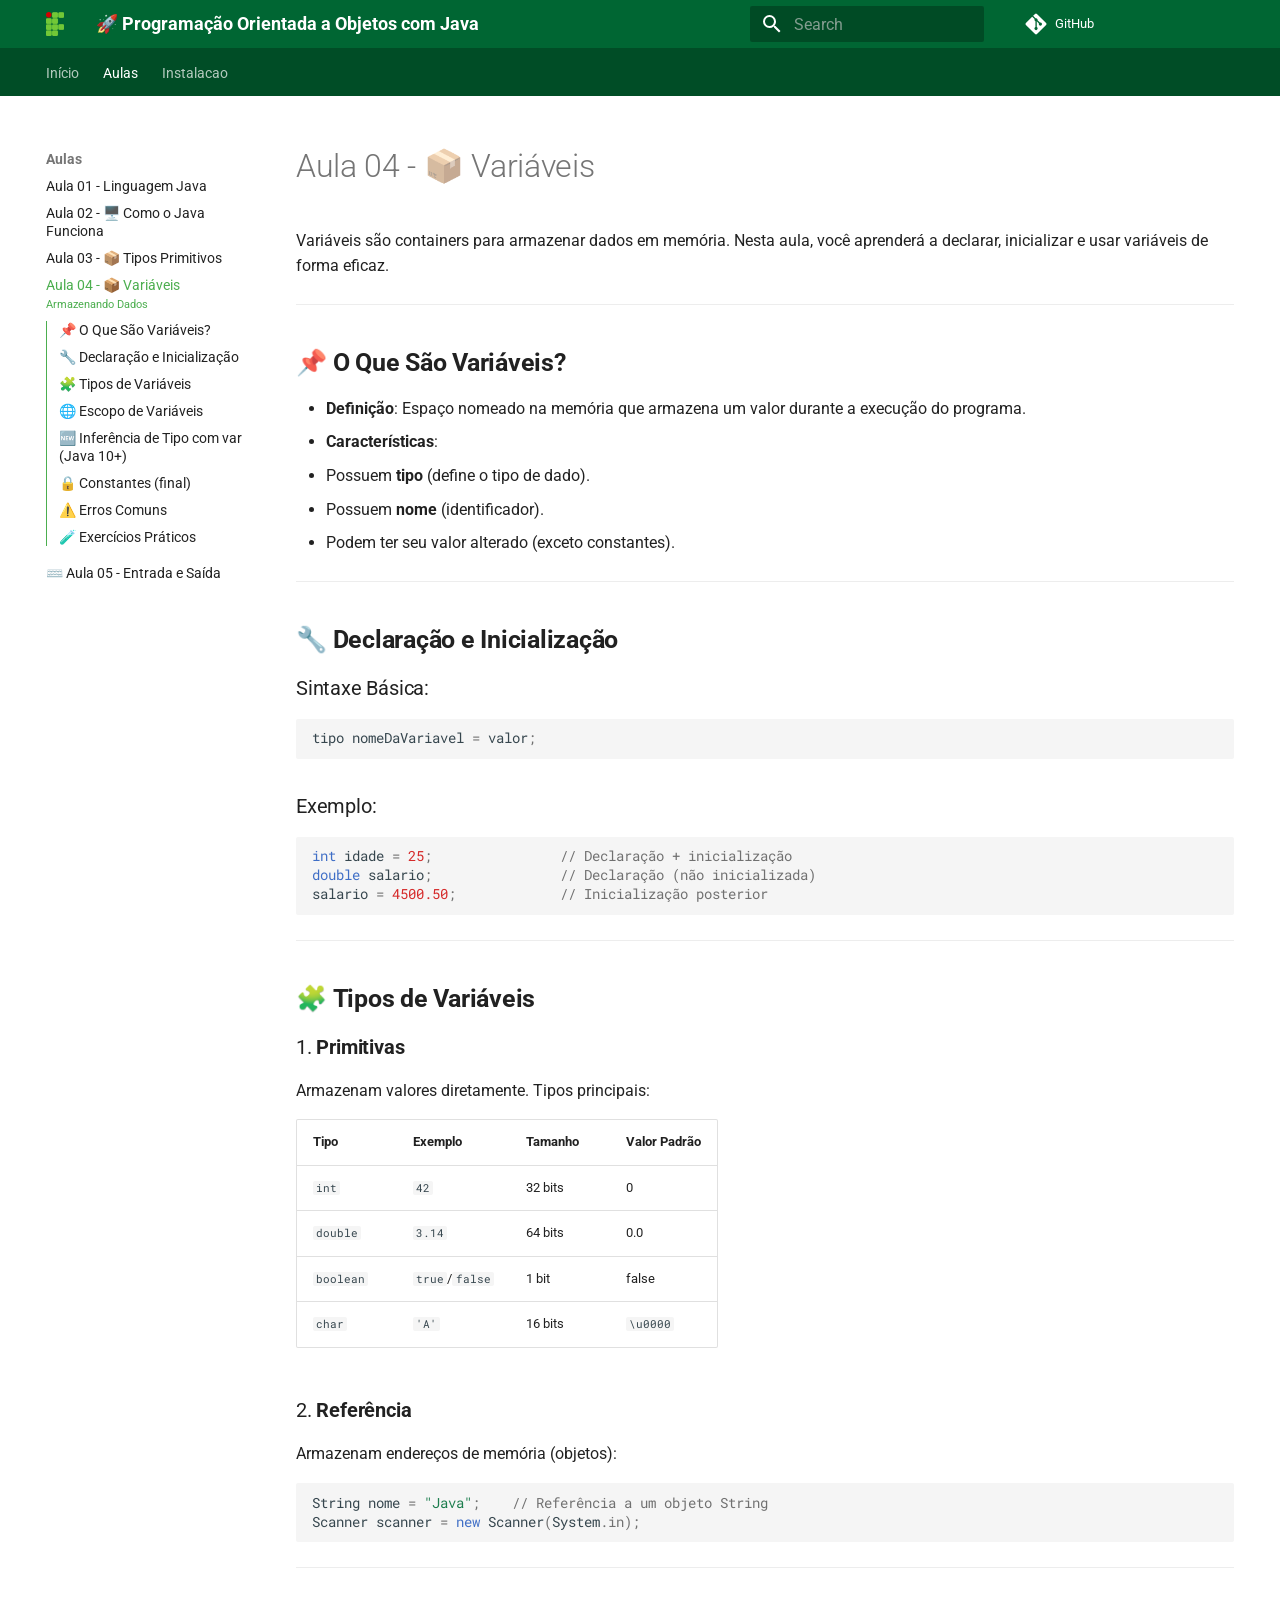
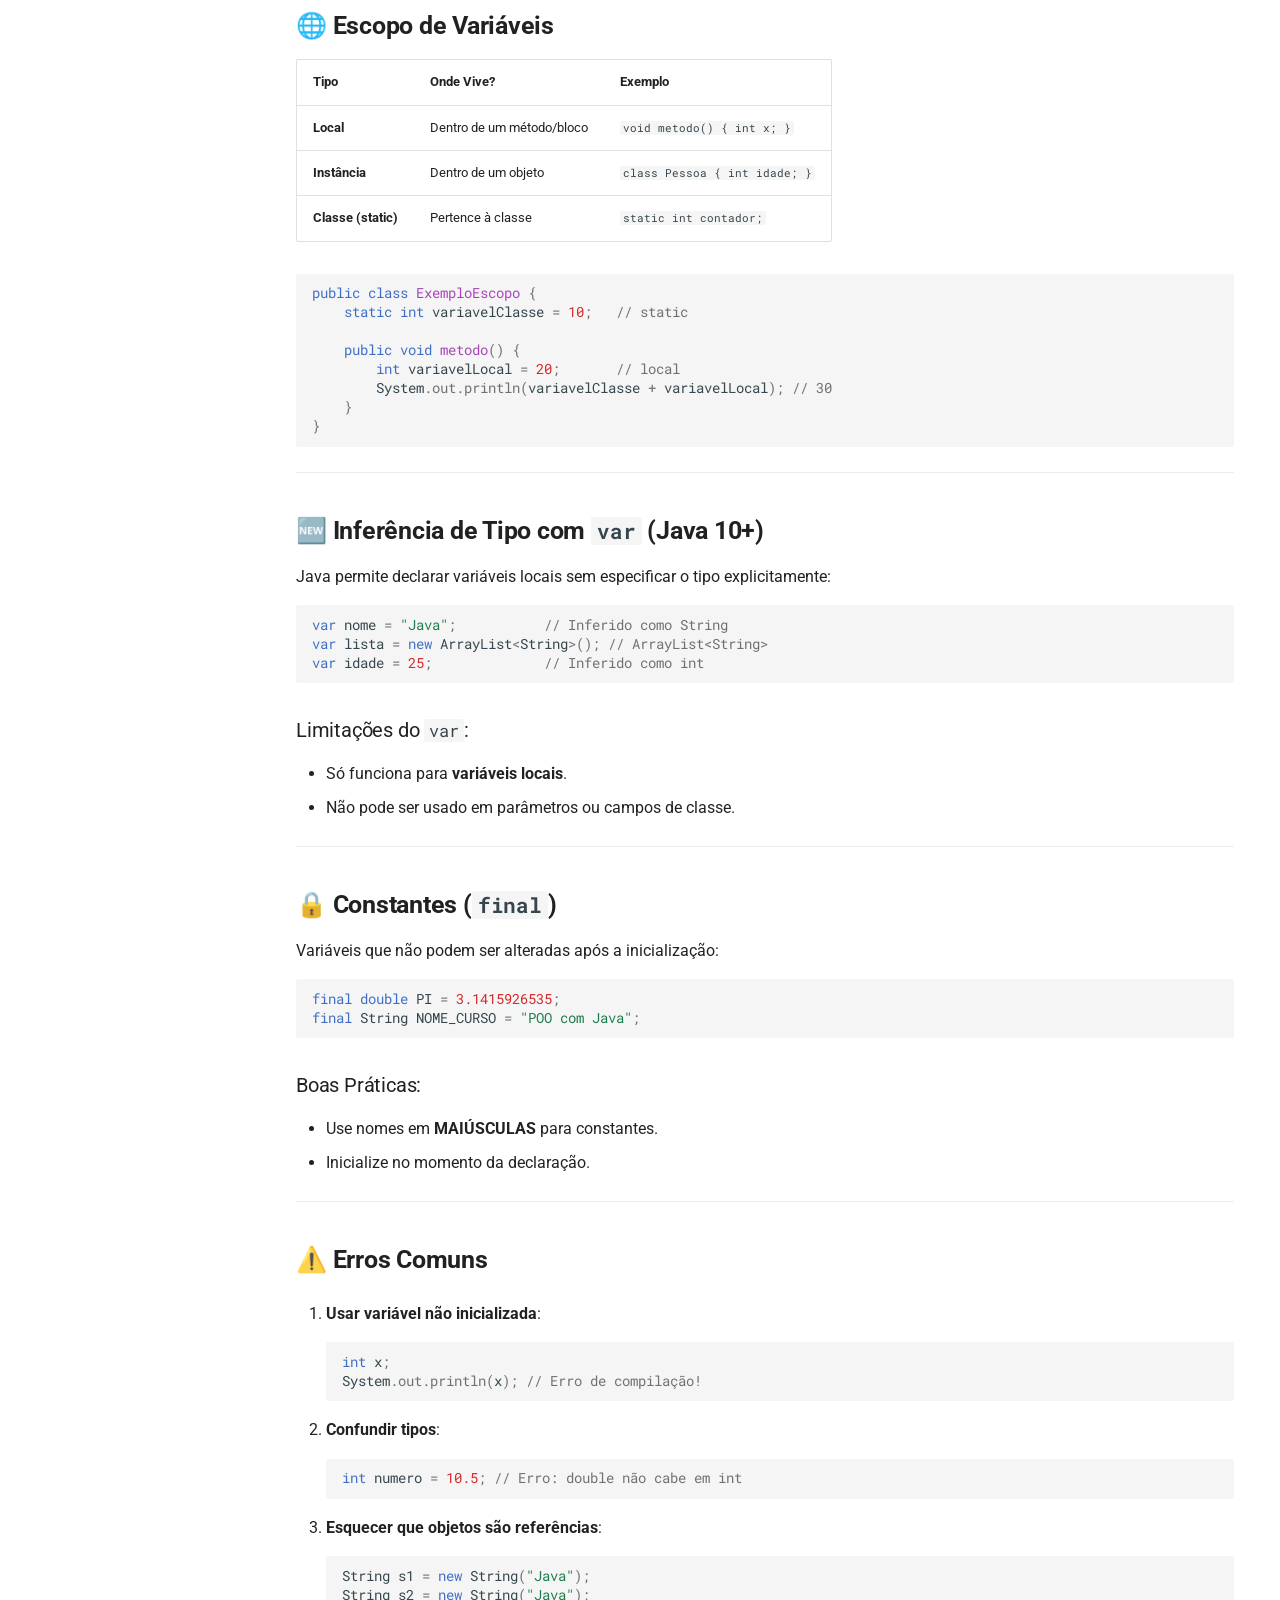
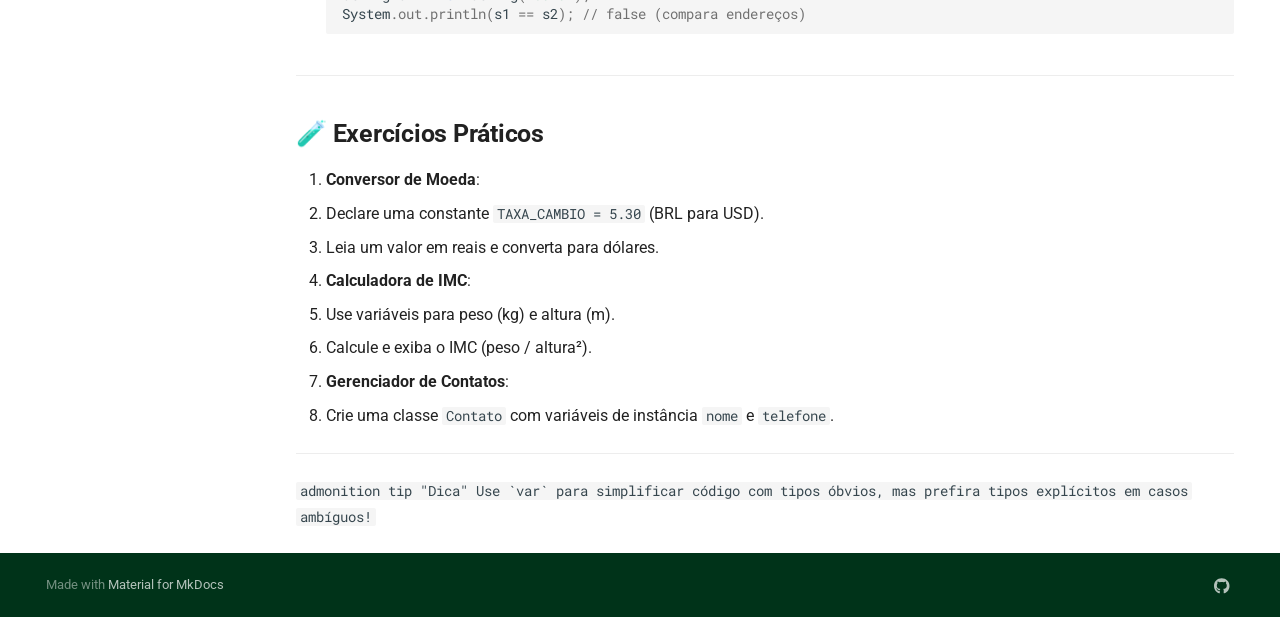
<file: aulas/aula04/index.html>
<!doctype html>
<html lang="en" class="no-js">
  <head>
    
      <meta charset="utf-8">
      <meta name="viewport" content="width=device-width,initial-scale=1">
      
        <meta name="description" content="Site da disciplina">
      
      
      
        <link rel="canonical" href="https://lrlucena.github.io/aulas-java/aulas/aula04/">
      
      
        <link rel="prev" href="../aula03/">
      
      
        <link rel="next" href="../aula05/">
      
      
      <link rel="icon" href="../../assets/images/favicon.png">
      <meta name="generator" content="mkdocs-1.6.1, mkdocs-material-9.6.11">
    
    
      
        <title>Aula 04 - 📦 Variáveis - 🚀 Programação Orientada a Objetos com Java</title>
      
    
    
      <link rel="stylesheet" href="../../assets/stylesheets/main.4af4bdda.min.css">
      
        
        <link rel="stylesheet" href="../../assets/stylesheets/palette.06af60db.min.css">
      
      


    
    
      
    
    
      
        
        
        <link rel="preconnect" href="https://fonts.gstatic.com" crossorigin>
        <link rel="stylesheet" href="https://fonts.googleapis.com/css?family=Roboto:300,300i,400,400i,700,700i%7CRoboto+Mono:400,400i,700,700i&display=fallback">
        <style>:root{--md-text-font:"Roboto";--md-code-font:"Roboto Mono"}</style>
      
    
    
      <link rel="stylesheet" href="../../stylesheets/extra.css">
    
    <script>__md_scope=new URL("../..",location),__md_hash=e=>[...e].reduce(((e,_)=>(e<<5)-e+_.charCodeAt(0)),0),__md_get=(e,_=localStorage,t=__md_scope)=>JSON.parse(_.getItem(t.pathname+"."+e)),__md_set=(e,_,t=localStorage,a=__md_scope)=>{try{t.setItem(a.pathname+"."+e,JSON.stringify(_))}catch(e){}}</script>
    
      

    
    
    
  </head>
  
  
    
    
    
    
    
    <body dir="ltr" data-md-color-scheme="default" data-md-color-primary="green" data-md-color-accent="yellow">
  
    
    <input class="md-toggle" data-md-toggle="drawer" type="checkbox" id="__drawer" autocomplete="off">
    <input class="md-toggle" data-md-toggle="search" type="checkbox" id="__search" autocomplete="off">
    <label class="md-overlay" for="__drawer"></label>
    <div data-md-component="skip">
      
        
        <a href="#o-que-sao-variaveis" class="md-skip">
          Skip to content
        </a>
      
    </div>
    <div data-md-component="announce">
      
    </div>
    
    
      

<header class="md-header" data-md-component="header">
  <nav class="md-header__inner md-grid" aria-label="Header">
    <a href="../.." title="🚀 Programação Orientada a Objetos com Java" class="md-header__button md-logo" aria-label="🚀 Programação Orientada a Objetos com Java" data-md-component="logo">
      
  <img src="../../assets/images/logo-ifrn.png" alt="logo">

    </a>
    <label class="md-header__button md-icon" for="__drawer">
      
      <svg xmlns="http://www.w3.org/2000/svg" viewBox="0 0 24 24"><path d="M3 6h18v2H3zm0 5h18v2H3zm0 5h18v2H3z"/></svg>
    </label>
    <div class="md-header__title" data-md-component="header-title">
      <div class="md-header__ellipsis">
        <div class="md-header__topic">
          <span class="md-ellipsis">
            🚀 Programação Orientada a Objetos com Java
          </span>
        </div>
        <div class="md-header__topic" data-md-component="header-topic">
          <span class="md-ellipsis">
            
              Aula 04 - 📦 Variáveis
            
          </span>
        </div>
      </div>
    </div>
    
      
    
    
    
    
      
      
        <label class="md-header__button md-icon" for="__search">
          
          <svg xmlns="http://www.w3.org/2000/svg" viewBox="0 0 24 24"><path d="M9.5 3A6.5 6.5 0 0 1 16 9.5c0 1.61-.59 3.09-1.56 4.23l.27.27h.79l5 5-1.5 1.5-5-5v-.79l-.27-.27A6.52 6.52 0 0 1 9.5 16 6.5 6.5 0 0 1 3 9.5 6.5 6.5 0 0 1 9.5 3m0 2C7 5 5 7 5 9.5S7 14 9.5 14 14 12 14 9.5 12 5 9.5 5"/></svg>
        </label>
        <div class="md-search" data-md-component="search" role="dialog">
  <label class="md-search__overlay" for="__search"></label>
  <div class="md-search__inner" role="search">
    <form class="md-search__form" name="search">
      <input type="text" class="md-search__input" name="query" aria-label="Search" placeholder="Search" autocapitalize="off" autocorrect="off" autocomplete="off" spellcheck="false" data-md-component="search-query" required>
      <label class="md-search__icon md-icon" for="__search">
        
        <svg xmlns="http://www.w3.org/2000/svg" viewBox="0 0 24 24"><path d="M9.5 3A6.5 6.5 0 0 1 16 9.5c0 1.61-.59 3.09-1.56 4.23l.27.27h.79l5 5-1.5 1.5-5-5v-.79l-.27-.27A6.52 6.52 0 0 1 9.5 16 6.5 6.5 0 0 1 3 9.5 6.5 6.5 0 0 1 9.5 3m0 2C7 5 5 7 5 9.5S7 14 9.5 14 14 12 14 9.5 12 5 9.5 5"/></svg>
        
        <svg xmlns="http://www.w3.org/2000/svg" viewBox="0 0 24 24"><path d="M20 11v2H8l5.5 5.5-1.42 1.42L4.16 12l7.92-7.92L13.5 5.5 8 11z"/></svg>
      </label>
      <nav class="md-search__options" aria-label="Search">
        
        <button type="reset" class="md-search__icon md-icon" title="Clear" aria-label="Clear" tabindex="-1">
          
          <svg xmlns="http://www.w3.org/2000/svg" viewBox="0 0 24 24"><path d="M19 6.41 17.59 5 12 10.59 6.41 5 5 6.41 10.59 12 5 17.59 6.41 19 12 13.41 17.59 19 19 17.59 13.41 12z"/></svg>
        </button>
      </nav>
      
    </form>
    <div class="md-search__output">
      <div class="md-search__scrollwrap" tabindex="0" data-md-scrollfix>
        <div class="md-search-result" data-md-component="search-result">
          <div class="md-search-result__meta">
            Initializing search
          </div>
          <ol class="md-search-result__list" role="presentation"></ol>
        </div>
      </div>
    </div>
  </div>
</div>
      
    
    
      <div class="md-header__source">
        <a href="https://github.com/lrlucena/aulas-java" title="Go to repository" class="md-source" data-md-component="source">
  <div class="md-source__icon md-icon">
    
    <svg xmlns="http://www.w3.org/2000/svg" viewBox="0 0 448 512"><!--! Font Awesome Free 6.7.2 by @fontawesome - https://fontawesome.com License - https://fontawesome.com/license/free (Icons: CC BY 4.0, Fonts: SIL OFL 1.1, Code: MIT License) Copyright 2024 Fonticons, Inc.--><path d="M439.55 236.05 244 40.45a28.87 28.87 0 0 0-40.81 0l-40.66 40.63 51.52 51.52c27.06-9.14 52.68 16.77 43.39 43.68l49.66 49.66c34.23-11.8 61.18 31 35.47 56.69-26.49 26.49-70.21-2.87-56-37.34L240.22 199v121.85c25.3 12.54 22.26 41.85 9.08 55a34.34 34.34 0 0 1-48.55 0c-17.57-17.6-11.07-46.91 11.25-56v-123c-20.8-8.51-24.6-30.74-18.64-45L142.57 101 8.45 235.14a28.86 28.86 0 0 0 0 40.81l195.61 195.6a28.86 28.86 0 0 0 40.8 0l194.69-194.69a28.86 28.86 0 0 0 0-40.81"/></svg>
  </div>
  <div class="md-source__repository">
    GitHub
  </div>
</a>
      </div>
    
  </nav>
  
</header>
    
    <div class="md-container" data-md-component="container">
      
      
        
          
            
<nav class="md-tabs" aria-label="Tabs" data-md-component="tabs">
  <div class="md-grid">
    <ul class="md-tabs__list">
      
        
  
  
  
  
    <li class="md-tabs__item">
      <a href="../.." class="md-tabs__link">
        
  
  
    
  
  Início

      </a>
    </li>
  

      
        
  
  
  
    
  
  
    
    
      <li class="md-tabs__item md-tabs__item--active">
        <a href="../aula01/" class="md-tabs__link">
          
  
  
    
  
  Aulas

        </a>
      </li>
    
  

      
        
  
  
  
  
    
    
      <li class="md-tabs__item">
        <a href="../../instalacao/" class="md-tabs__link">
          
  
  
    
  
  Instalacao

        </a>
      </li>
    
  

      
    </ul>
  </div>
</nav>
          
        
      
      <main class="md-main" data-md-component="main">
        <div class="md-main__inner md-grid">
          
            
              
              <div class="md-sidebar md-sidebar--primary" data-md-component="sidebar" data-md-type="navigation" >
                <div class="md-sidebar__scrollwrap">
                  <div class="md-sidebar__inner">
                    


  


  

<nav class="md-nav md-nav--primary md-nav--lifted md-nav--integrated" aria-label="Navigation" data-md-level="0">
  <label class="md-nav__title" for="__drawer">
    <a href="../.." title="🚀 Programação Orientada a Objetos com Java" class="md-nav__button md-logo" aria-label="🚀 Programação Orientada a Objetos com Java" data-md-component="logo">
      
  <img src="../../assets/images/logo-ifrn.png" alt="logo">

    </a>
    🚀 Programação Orientada a Objetos com Java
  </label>
  
    <div class="md-nav__source">
      <a href="https://github.com/lrlucena/aulas-java" title="Go to repository" class="md-source" data-md-component="source">
  <div class="md-source__icon md-icon">
    
    <svg xmlns="http://www.w3.org/2000/svg" viewBox="0 0 448 512"><!--! Font Awesome Free 6.7.2 by @fontawesome - https://fontawesome.com License - https://fontawesome.com/license/free (Icons: CC BY 4.0, Fonts: SIL OFL 1.1, Code: MIT License) Copyright 2024 Fonticons, Inc.--><path d="M439.55 236.05 244 40.45a28.87 28.87 0 0 0-40.81 0l-40.66 40.63 51.52 51.52c27.06-9.14 52.68 16.77 43.39 43.68l49.66 49.66c34.23-11.8 61.18 31 35.47 56.69-26.49 26.49-70.21-2.87-56-37.34L240.22 199v121.85c25.3 12.54 22.26 41.85 9.08 55a34.34 34.34 0 0 1-48.55 0c-17.57-17.6-11.07-46.91 11.25-56v-123c-20.8-8.51-24.6-30.74-18.64-45L142.57 101 8.45 235.14a28.86 28.86 0 0 0 0 40.81l195.61 195.6a28.86 28.86 0 0 0 40.8 0l194.69-194.69a28.86 28.86 0 0 0 0-40.81"/></svg>
  </div>
  <div class="md-source__repository">
    GitHub
  </div>
</a>
    </div>
  
  <ul class="md-nav__list" data-md-scrollfix>
    
      
      
  
  
  
  
    <li class="md-nav__item">
      <a href="../.." class="md-nav__link">
        
  
  
  <span class="md-ellipsis">
    Início
    
  </span>
  

      </a>
    </li>
  

    
      
      
  
  
    
  
  
  
    
    
      
        
      
        
      
        
      
        
      
        
      
    
    
    
      
        
        
      
      
    
    
    <li class="md-nav__item md-nav__item--active md-nav__item--section md-nav__item--nested">
      
        
        
        <input class="md-nav__toggle md-toggle " type="checkbox" id="__nav_2" checked>
        
          
          <label class="md-nav__link" for="__nav_2" id="__nav_2_label" tabindex="">
            
  
  
  <span class="md-ellipsis">
    Aulas
    
  </span>
  

            <span class="md-nav__icon md-icon"></span>
          </label>
        
        <nav class="md-nav" data-md-level="1" aria-labelledby="__nav_2_label" aria-expanded="true">
          <label class="md-nav__title" for="__nav_2">
            <span class="md-nav__icon md-icon"></span>
            Aulas
          </label>
          <ul class="md-nav__list" data-md-scrollfix>
            
              
                
  
  
  
  
    <li class="md-nav__item">
      <a href="../aula01/" class="md-nav__link">
        
  
  
  <span class="md-ellipsis">
    Aula 01 - Linguagem Java
    
  </span>
  

      </a>
    </li>
  

              
            
              
                
  
  
  
  
    <li class="md-nav__item">
      <a href="../aula02/" class="md-nav__link">
        
  
  
  <span class="md-ellipsis">
    Aula 02 - 🖥️ Como o Java Funciona
    
  </span>
  

      </a>
    </li>
  

              
            
              
                
  
  
  
  
    <li class="md-nav__item">
      <a href="../aula03/" class="md-nav__link">
        
  
  
  <span class="md-ellipsis">
    Aula 03 - 📦 Tipos Primitivos
    
  </span>
  

      </a>
    </li>
  

              
            
              
                
  
  
    
  
  
  
    <li class="md-nav__item md-nav__item--active">
      
      <input class="md-nav__toggle md-toggle" type="checkbox" id="__toc">
      
      
      
        <label class="md-nav__link md-nav__link--active" for="__toc">
          
  
  
  <span class="md-ellipsis">
    Aula 04 - 📦 Variáveis
    
      <br>
      <small>Armazenando Dados</small>
    
  </span>
  

          <span class="md-nav__icon md-icon"></span>
        </label>
      
      <a href="./" class="md-nav__link md-nav__link--active">
        
  
  
  <span class="md-ellipsis">
    Aula 04 - 📦 Variáveis
    
      <br>
      <small>Armazenando Dados</small>
    
  </span>
  

      </a>
      
        

<nav class="md-nav md-nav--secondary" aria-label="Table of contents">
  
  
  
  
    <label class="md-nav__title" for="__toc">
      <span class="md-nav__icon md-icon"></span>
      Table of contents
    </label>
    <ul class="md-nav__list" data-md-component="toc" data-md-scrollfix>
      
        <li class="md-nav__item">
  <a href="#o-que-sao-variaveis" class="md-nav__link">
    <span class="md-ellipsis">
      📌 O Que São Variáveis?
    </span>
  </a>
  
</li>
      
        <li class="md-nav__item">
  <a href="#declaracao-e-inicializacao" class="md-nav__link">
    <span class="md-ellipsis">
      🔧 Declaração e Inicialização
    </span>
  </a>
  
</li>
      
        <li class="md-nav__item">
  <a href="#tipos-de-variaveis" class="md-nav__link">
    <span class="md-ellipsis">
      🧩 Tipos de Variáveis
    </span>
  </a>
  
</li>
      
        <li class="md-nav__item">
  <a href="#escopo-de-variaveis" class="md-nav__link">
    <span class="md-ellipsis">
      🌐 Escopo de Variáveis
    </span>
  </a>
  
</li>
      
        <li class="md-nav__item">
  <a href="#inferencia-de-tipo-com-var-java-10" class="md-nav__link">
    <span class="md-ellipsis">
      🆕 Inferência de Tipo com var (Java 10+)
    </span>
  </a>
  
</li>
      
        <li class="md-nav__item">
  <a href="#constantes-final" class="md-nav__link">
    <span class="md-ellipsis">
      🔒 Constantes (final)
    </span>
  </a>
  
</li>
      
        <li class="md-nav__item">
  <a href="#erros-comuns" class="md-nav__link">
    <span class="md-ellipsis">
      ⚠️ Erros Comuns
    </span>
  </a>
  
</li>
      
        <li class="md-nav__item">
  <a href="#exercicios-praticos" class="md-nav__link">
    <span class="md-ellipsis">
      🧪 Exercícios Práticos
    </span>
  </a>
  
</li>
      
    </ul>
  
</nav>
      
    </li>
  

              
            
              
                
  
  
  
  
    <li class="md-nav__item">
      <a href="../aula05/" class="md-nav__link">
        
  
  
  <span class="md-ellipsis">
    ⌨️ Aula 05 - Entrada e Saída
    
  </span>
  

      </a>
    </li>
  

              
            
          </ul>
        </nav>
      
    </li>
  

    
      
      
  
  
  
  
    
    
      
        
          
        
      
    
    
    
      
      
    
    
    <li class="md-nav__item md-nav__item--nested">
      
        
        
        <input class="md-nav__toggle md-toggle " type="checkbox" id="__nav_3" >
        
          
          <div class="md-nav__link md-nav__container">
            <a href="../../instalacao/" class="md-nav__link ">
              
  
  
  <span class="md-ellipsis">
    Instalacao
    
  </span>
  

            </a>
            
          </div>
        
        <nav class="md-nav" data-md-level="1" aria-labelledby="__nav_3_label" aria-expanded="false">
          <label class="md-nav__title" for="__nav_3">
            <span class="md-nav__icon md-icon"></span>
            Instalacao
          </label>
          <ul class="md-nav__list" data-md-scrollfix>
            
              
            
          </ul>
        </nav>
      
    </li>
  

    
  </ul>
</nav>
                  </div>
                </div>
              </div>
            
            
          
          
            <div class="md-content" data-md-component="content">
              <article class="md-content__inner md-typeset">
                
                  


  
  


  <h1>Aula 04 - 📦 Variáveis</h1>

<p>Variáveis são containers para armazenar dados em memória. Nesta aula, você aprenderá a declarar, inicializar e usar variáveis de forma eficaz.</p>
<hr />
<h2 id="o-que-sao-variaveis">📌 <strong>O Que São Variáveis?</strong><a class="headerlink" href="#o-que-sao-variaveis" title="Permanent link">&para;</a></h2>
<ul>
<li><strong>Definição</strong>: Espaço nomeado na memória que armazena um valor durante a execução do programa.</li>
<li><strong>Características</strong>:</li>
<li>Possuem <strong>tipo</strong> (define o tipo de dado).</li>
<li>Possuem <strong>nome</strong> (identificador).</li>
<li>Podem ter seu valor alterado (exceto constantes).</li>
</ul>
<hr />
<h2 id="declaracao-e-inicializacao">🔧 <strong>Declaração e Inicialização</strong><a class="headerlink" href="#declaracao-e-inicializacao" title="Permanent link">&para;</a></h2>
<h3 id="sintaxe-basica">Sintaxe Básica:<a class="headerlink" href="#sintaxe-basica" title="Permanent link">&para;</a></h3>
<div class="highlight"><pre><span></span><code><span class="n">tipo</span><span class="w"> </span><span class="n">nomeDaVariavel</span><span class="w"> </span><span class="o">=</span><span class="w"> </span><span class="n">valor</span><span class="p">;</span>
</code></pre></div>
<h3 id="exemplo">Exemplo:<a class="headerlink" href="#exemplo" title="Permanent link">&para;</a></h3>
<div class="highlight"><pre><span></span><code><span class="kt">int</span><span class="w"> </span><span class="n">idade</span><span class="w"> </span><span class="o">=</span><span class="w"> </span><span class="mi">25</span><span class="p">;</span><span class="w">                </span><span class="c1">// Declaração + inicialização</span>
<span class="kt">double</span><span class="w"> </span><span class="n">salario</span><span class="p">;</span><span class="w">                </span><span class="c1">// Declaração (não inicializada)</span>
<span class="n">salario</span><span class="w"> </span><span class="o">=</span><span class="w"> </span><span class="mf">4500.50</span><span class="p">;</span><span class="w">             </span><span class="c1">// Inicialização posterior</span>
</code></pre></div>
<hr />
<h2 id="tipos-de-variaveis">🧩 <strong>Tipos de Variáveis</strong><a class="headerlink" href="#tipos-de-variaveis" title="Permanent link">&para;</a></h2>
<h3 id="1-primitivas">1. <strong>Primitivas</strong><a class="headerlink" href="#1-primitivas" title="Permanent link">&para;</a></h3>
<p>Armazenam valores diretamente. Tipos principais:</p>
<table>
<thead>
<tr>
<th>Tipo</th>
<th>Exemplo</th>
<th>Tamanho</th>
<th>Valor Padrão</th>
</tr>
</thead>
<tbody>
<tr>
<td><code>int</code></td>
<td><code>42</code></td>
<td>32 bits</td>
<td>0</td>
</tr>
<tr>
<td><code>double</code></td>
<td><code>3.14</code></td>
<td>64 bits</td>
<td>0.0</td>
</tr>
<tr>
<td><code>boolean</code></td>
<td><code>true</code>/<code>false</code></td>
<td>1 bit</td>
<td>false</td>
</tr>
<tr>
<td><code>char</code></td>
<td><code>'A'</code></td>
<td>16 bits</td>
<td><code>\u0000</code></td>
</tr>
</tbody>
</table>
<h3 id="2-referencia">2. <strong>Referência</strong><a class="headerlink" href="#2-referencia" title="Permanent link">&para;</a></h3>
<p>Armazenam endereços de memória (objetos):
<div class="highlight"><pre><span></span><code><span class="n">String</span><span class="w"> </span><span class="n">nome</span><span class="w"> </span><span class="o">=</span><span class="w"> </span><span class="s">&quot;Java&quot;</span><span class="p">;</span><span class="w">    </span><span class="c1">// Referência a um objeto String</span>
<span class="n">Scanner</span><span class="w"> </span><span class="n">scanner</span><span class="w"> </span><span class="o">=</span><span class="w"> </span><span class="k">new</span><span class="w"> </span><span class="n">Scanner</span><span class="p">(</span><span class="n">System</span><span class="p">.</span><span class="na">in</span><span class="p">);</span><span class="w"> </span>
</code></pre></div></p>
<hr />
<h2 id="escopo-de-variaveis">🌐 <strong>Escopo de Variáveis</strong><a class="headerlink" href="#escopo-de-variaveis" title="Permanent link">&para;</a></h2>
<table>
<thead>
<tr>
<th>Tipo</th>
<th>Onde Vive?</th>
<th>Exemplo</th>
</tr>
</thead>
<tbody>
<tr>
<td><strong>Local</strong></td>
<td>Dentro de um método/bloco</td>
<td><code>void metodo() { int x; }</code></td>
</tr>
<tr>
<td><strong>Instância</strong></td>
<td>Dentro de um objeto</td>
<td><code>class Pessoa { int idade; }</code></td>
</tr>
<tr>
<td><strong>Classe (static)</strong></td>
<td>Pertence à classe</td>
<td><code>static int contador;</code></td>
</tr>
</tbody>
</table>
<div class="highlight"><pre><span></span><code><span class="kd">public</span><span class="w"> </span><span class="kd">class</span> <span class="nc">ExemploEscopo</span><span class="w"> </span><span class="p">{</span>
<span class="w">    </span><span class="kd">static</span><span class="w"> </span><span class="kt">int</span><span class="w"> </span><span class="n">variavelClasse</span><span class="w"> </span><span class="o">=</span><span class="w"> </span><span class="mi">10</span><span class="p">;</span><span class="w">   </span><span class="c1">// static</span>

<span class="w">    </span><span class="kd">public</span><span class="w"> </span><span class="kt">void</span><span class="w"> </span><span class="nf">metodo</span><span class="p">()</span><span class="w"> </span><span class="p">{</span>
<span class="w">        </span><span class="kt">int</span><span class="w"> </span><span class="n">variavelLocal</span><span class="w"> </span><span class="o">=</span><span class="w"> </span><span class="mi">20</span><span class="p">;</span><span class="w">       </span><span class="c1">// local</span>
<span class="w">        </span><span class="n">System</span><span class="p">.</span><span class="na">out</span><span class="p">.</span><span class="na">println</span><span class="p">(</span><span class="n">variavelClasse</span><span class="w"> </span><span class="o">+</span><span class="w"> </span><span class="n">variavelLocal</span><span class="p">);</span><span class="w"> </span><span class="c1">// 30</span>
<span class="w">    </span><span class="p">}</span>
<span class="p">}</span>
</code></pre></div>
<hr />
<h2 id="inferencia-de-tipo-com-var-java-10">🆕 <strong>Inferência de Tipo com <code>var</code> (Java 10+)</strong><a class="headerlink" href="#inferencia-de-tipo-com-var-java-10" title="Permanent link">&para;</a></h2>
<p>Java permite declarar variáveis locais sem especificar o tipo explicitamente:
<div class="highlight"><pre><span></span><code><span class="kd">var</span><span class="w"> </span><span class="n">nome</span><span class="w"> </span><span class="o">=</span><span class="w"> </span><span class="s">&quot;Java&quot;</span><span class="p">;</span><span class="w">           </span><span class="c1">// Inferido como String</span>
<span class="kd">var</span><span class="w"> </span><span class="n">lista</span><span class="w"> </span><span class="o">=</span><span class="w"> </span><span class="k">new</span><span class="w"> </span><span class="n">ArrayList</span><span class="o">&lt;</span><span class="n">String</span><span class="o">&gt;</span><span class="p">();</span><span class="w"> </span><span class="c1">// ArrayList&lt;String&gt;</span>
<span class="kd">var</span><span class="w"> </span><span class="n">idade</span><span class="w"> </span><span class="o">=</span><span class="w"> </span><span class="mi">25</span><span class="p">;</span><span class="w">              </span><span class="c1">// Inferido como int</span>
</code></pre></div></p>
<h3 id="limitacoes-do-var">Limitações do <code>var</code>:<a class="headerlink" href="#limitacoes-do-var" title="Permanent link">&para;</a></h3>
<ul>
<li>Só funciona para <strong>variáveis locais</strong>.</li>
<li>Não pode ser usado em parâmetros ou campos de classe.</li>
</ul>
<hr />
<h2 id="constantes-final">🔒 <strong>Constantes (<code>final</code>)</strong><a class="headerlink" href="#constantes-final" title="Permanent link">&para;</a></h2>
<p>Variáveis que não podem ser alteradas após a inicialização:
<div class="highlight"><pre><span></span><code><span class="kd">final</span><span class="w"> </span><span class="kt">double</span><span class="w"> </span><span class="n">PI</span><span class="w"> </span><span class="o">=</span><span class="w"> </span><span class="mf">3.1415926535</span><span class="p">;</span>
<span class="kd">final</span><span class="w"> </span><span class="n">String</span><span class="w"> </span><span class="n">NOME_CURSO</span><span class="w"> </span><span class="o">=</span><span class="w"> </span><span class="s">&quot;POO com Java&quot;</span><span class="p">;</span>
</code></pre></div></p>
<h3 id="boas-praticas">Boas Práticas:<a class="headerlink" href="#boas-praticas" title="Permanent link">&para;</a></h3>
<ul>
<li>Use nomes em <strong>MAIÚSCULAS</strong> para constantes.</li>
<li>Inicialize no momento da declaração.</li>
</ul>
<hr />
<h2 id="erros-comuns">⚠️ <strong>Erros Comuns</strong><a class="headerlink" href="#erros-comuns" title="Permanent link">&para;</a></h2>
<ol>
<li>
<p><strong>Usar variável não inicializada</strong>:
   <div class="highlight"><pre><span></span><code><span class="kt">int</span><span class="w"> </span><span class="n">x</span><span class="p">;</span>
<span class="n">System</span><span class="p">.</span><span class="na">out</span><span class="p">.</span><span class="na">println</span><span class="p">(</span><span class="n">x</span><span class="p">);</span><span class="w"> </span><span class="c1">// Erro de compilação!</span>
</code></pre></div></p>
</li>
<li>
<p><strong>Confundir tipos</strong>:
   <div class="highlight"><pre><span></span><code><span class="kt">int</span><span class="w"> </span><span class="n">numero</span><span class="w"> </span><span class="o">=</span><span class="w"> </span><span class="mf">10.5</span><span class="p">;</span><span class="w"> </span><span class="c1">// Erro: double não cabe em int</span>
</code></pre></div></p>
</li>
<li>
<p><strong>Esquecer que objetos são referências</strong>:
   <div class="highlight"><pre><span></span><code><span class="n">String</span><span class="w"> </span><span class="n">s1</span><span class="w"> </span><span class="o">=</span><span class="w"> </span><span class="k">new</span><span class="w"> </span><span class="n">String</span><span class="p">(</span><span class="s">&quot;Java&quot;</span><span class="p">);</span>
<span class="n">String</span><span class="w"> </span><span class="n">s2</span><span class="w"> </span><span class="o">=</span><span class="w"> </span><span class="k">new</span><span class="w"> </span><span class="n">String</span><span class="p">(</span><span class="s">&quot;Java&quot;</span><span class="p">);</span>
<span class="n">System</span><span class="p">.</span><span class="na">out</span><span class="p">.</span><span class="na">println</span><span class="p">(</span><span class="n">s1</span><span class="w"> </span><span class="o">==</span><span class="w"> </span><span class="n">s2</span><span class="p">);</span><span class="w"> </span><span class="c1">// false (compara endereços)</span>
</code></pre></div></p>
</li>
</ol>
<hr />
<h2 id="exercicios-praticos">🧪 <strong>Exercícios Práticos</strong><a class="headerlink" href="#exercicios-praticos" title="Permanent link">&para;</a></h2>
<ol>
<li><strong>Conversor de Moeda</strong>:</li>
<li>Declare uma constante <code>TAXA_CAMBIO = 5.30</code> (BRL para USD).</li>
<li>
<p>Leia um valor em reais e converta para dólares.</p>
</li>
<li>
<p><strong>Calculadora de IMC</strong>:</p>
</li>
<li>Use variáveis para peso (kg) e altura (m).</li>
<li>
<p>Calcule e exiba o IMC (peso / altura²).</p>
</li>
<li>
<p><strong>Gerenciador de Contatos</strong>:</p>
</li>
<li>Crie uma classe <code>Contato</code> com variáveis de instância <code>nome</code> e <code>telefone</code>.</li>
</ol>
<hr />
<p><code>admonition tip "Dica"
Use `var` para simplificar código com tipos óbvios, mas prefira tipos explícitos em casos ambíguos!</code></p>







  
  






                
              </article>
            </div>
          
          
<script>var target=document.getElementById(location.hash.slice(1));target&&target.name&&(target.checked=target.name.startsWith("__tabbed_"))</script>
        </div>
        
          <button type="button" class="md-top md-icon" data-md-component="top" hidden>
  
  <svg xmlns="http://www.w3.org/2000/svg" viewBox="0 0 24 24"><path d="M13 20h-2V8l-5.5 5.5-1.42-1.42L12 4.16l7.92 7.92-1.42 1.42L13 8z"/></svg>
  Back to top
</button>
        
      </main>
      
        <footer class="md-footer">
  
  <div class="md-footer-meta md-typeset">
    <div class="md-footer-meta__inner md-grid">
      <div class="md-copyright">
  
  
    Made with
    <a href="https://squidfunk.github.io/mkdocs-material/" target="_blank" rel="noopener">
      Material for MkDocs
    </a>
  
</div>
      
        <div class="md-social">
  
    
    
    
    
      
      
    
    <a href="https://github.com/ifrn" target="_blank" rel="noopener" title="github.com" class="md-social__link">
      <svg xmlns="http://www.w3.org/2000/svg" viewBox="0 0 496 512"><!--! Font Awesome Free 6.7.2 by @fontawesome - https://fontawesome.com License - https://fontawesome.com/license/free (Icons: CC BY 4.0, Fonts: SIL OFL 1.1, Code: MIT License) Copyright 2024 Fonticons, Inc.--><path d="M165.9 397.4c0 2-2.3 3.6-5.2 3.6-3.3.3-5.6-1.3-5.6-3.6 0-2 2.3-3.6 5.2-3.6 3-.3 5.6 1.3 5.6 3.6m-31.1-4.5c-.7 2 1.3 4.3 4.3 4.9 2.6 1 5.6 0 6.2-2s-1.3-4.3-4.3-5.2c-2.6-.7-5.5.3-6.2 2.3m44.2-1.7c-2.9.7-4.9 2.6-4.6 4.9.3 2 2.9 3.3 5.9 2.6 2.9-.7 4.9-2.6 4.6-4.6-.3-1.9-3-3.2-5.9-2.9M244.8 8C106.1 8 0 113.3 0 252c0 110.9 69.8 205.8 169.5 239.2 12.8 2.3 17.3-5.6 17.3-12.1 0-6.2-.3-40.4-.3-61.4 0 0-70 15-84.7-29.8 0 0-11.4-29.1-27.8-36.6 0 0-22.9-15.7 1.6-15.4 0 0 24.9 2 38.6 25.8 21.9 38.6 58.6 27.5 72.9 20.9 2.3-16 8.8-27.1 16-33.7-55.9-6.2-112.3-14.3-112.3-110.5 0-27.5 7.6-41.3 23.6-58.9-2.6-6.5-11.1-33.3 2.6-67.9 20.9-6.5 69 27 69 27 20-5.6 41.5-8.5 62.8-8.5s42.8 2.9 62.8 8.5c0 0 48.1-33.6 69-27 13.7 34.7 5.2 61.4 2.6 67.9 16 17.7 25.8 31.5 25.8 58.9 0 96.5-58.9 104.2-114.8 110.5 9.2 7.9 17 22.9 17 46.4 0 33.7-.3 75.4-.3 83.6 0 6.5 4.6 14.4 17.3 12.1C428.2 457.8 496 362.9 496 252 496 113.3 383.5 8 244.8 8M97.2 352.9c-1.3 1-1 3.3.7 5.2 1.6 1.6 3.9 2.3 5.2 1 1.3-1 1-3.3-.7-5.2-1.6-1.6-3.9-2.3-5.2-1m-10.8-8.1c-.7 1.3.3 2.9 2.3 3.9 1.6 1 3.6.7 4.3-.7.7-1.3-.3-2.9-2.3-3.9-2-.6-3.6-.3-4.3.7m32.4 35.6c-1.6 1.3-1 4.3 1.3 6.2 2.3 2.3 5.2 2.6 6.5 1 1.3-1.3.7-4.3-1.3-6.2-2.2-2.3-5.2-2.6-6.5-1m-11.4-14.7c-1.6 1-1.6 3.6 0 5.9s4.3 3.3 5.6 2.3c1.6-1.3 1.6-3.9 0-6.2-1.4-2.3-4-3.3-5.6-2"/></svg>
    </a>
  
</div>
      
    </div>
  </div>
</footer>
      
    </div>
    <div class="md-dialog" data-md-component="dialog">
      <div class="md-dialog__inner md-typeset"></div>
    </div>
    
    
    
      
      <script id="__config" type="application/json">{"base": "../..", "features": ["navigation.tabs", "navigation.indexes", "toc.integrate", "navigation.top"], "search": "../../assets/javascripts/workers/search.f8cc74c7.min.js", "tags": null, "translations": {"clipboard.copied": "Copied to clipboard", "clipboard.copy": "Copy to clipboard", "search.result.more.one": "1 more on this page", "search.result.more.other": "# more on this page", "search.result.none": "No matching documents", "search.result.one": "1 matching document", "search.result.other": "# matching documents", "search.result.placeholder": "Type to start searching", "search.result.term.missing": "Missing", "select.version": "Select version"}, "version": null}</script>
    
    
      <script src="../../assets/javascripts/bundle.c8b220af.min.js"></script>
      
    
  </body>
</html>
</file>
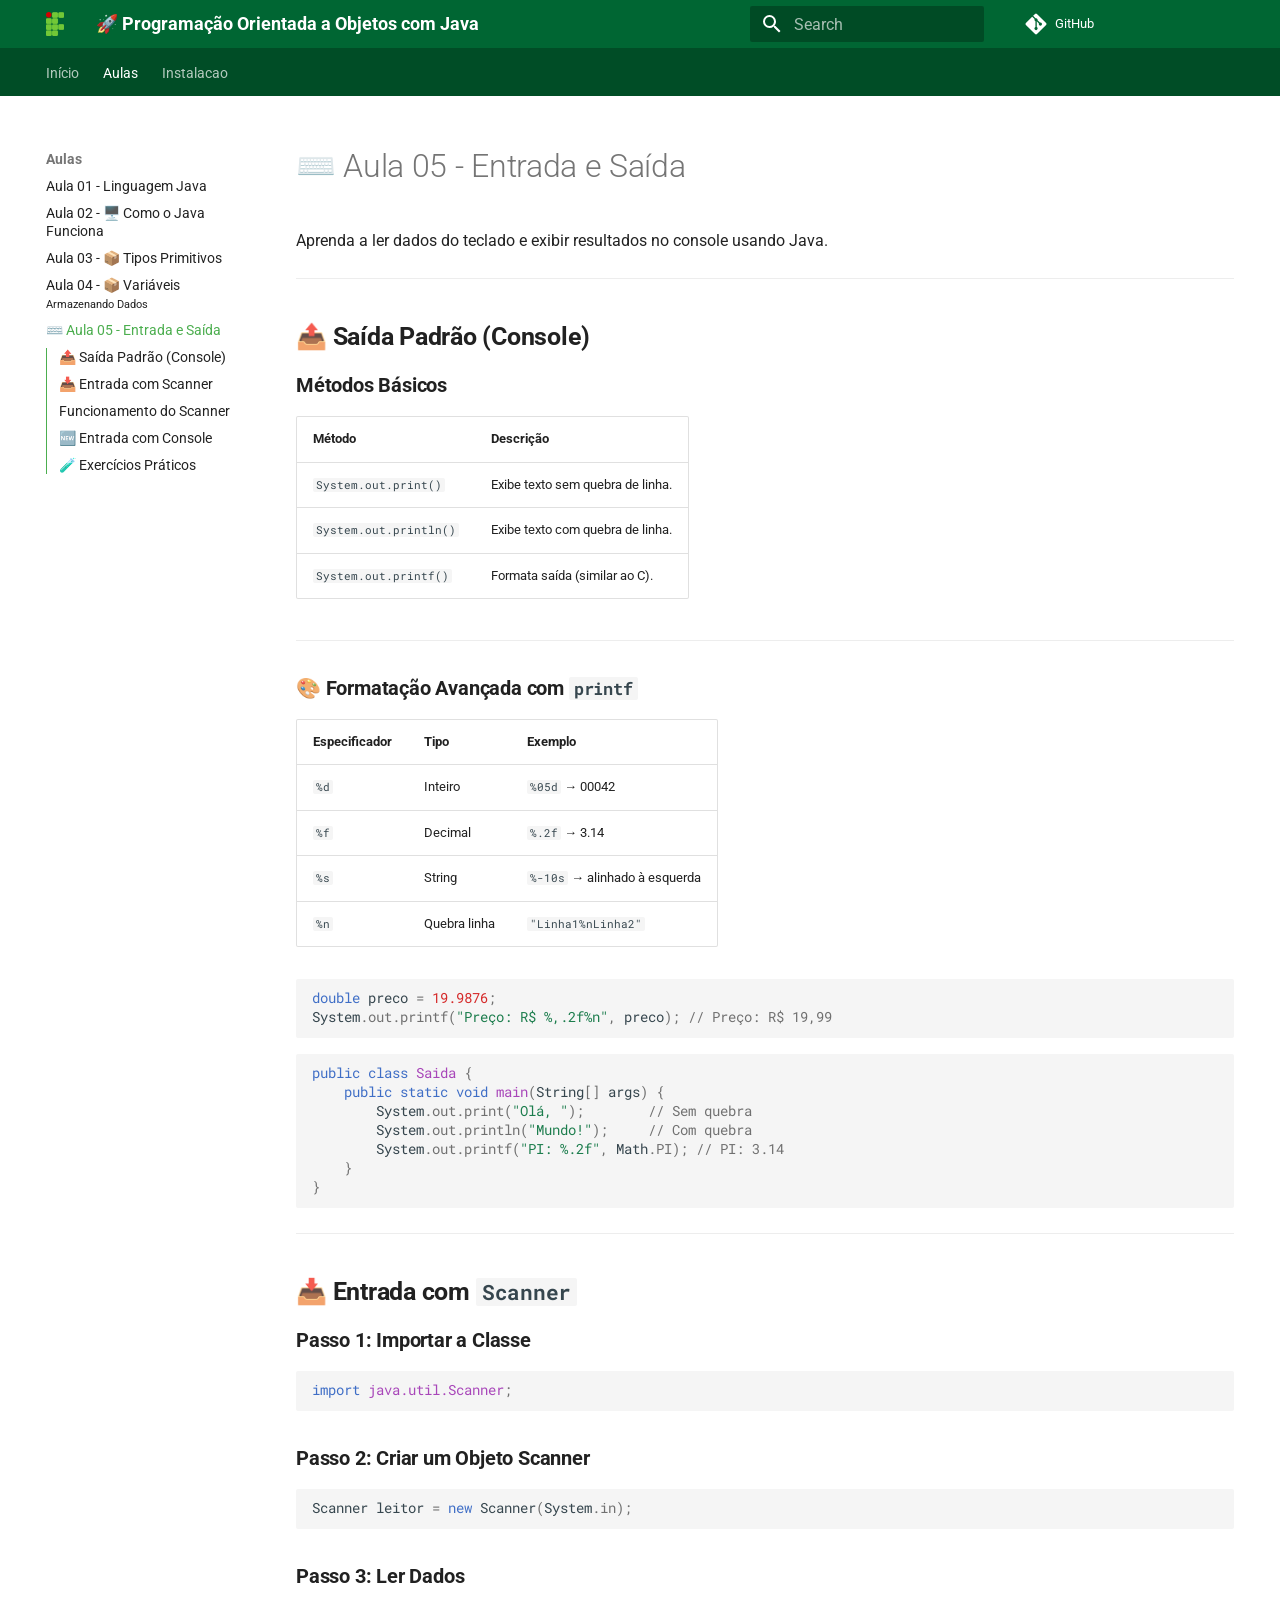
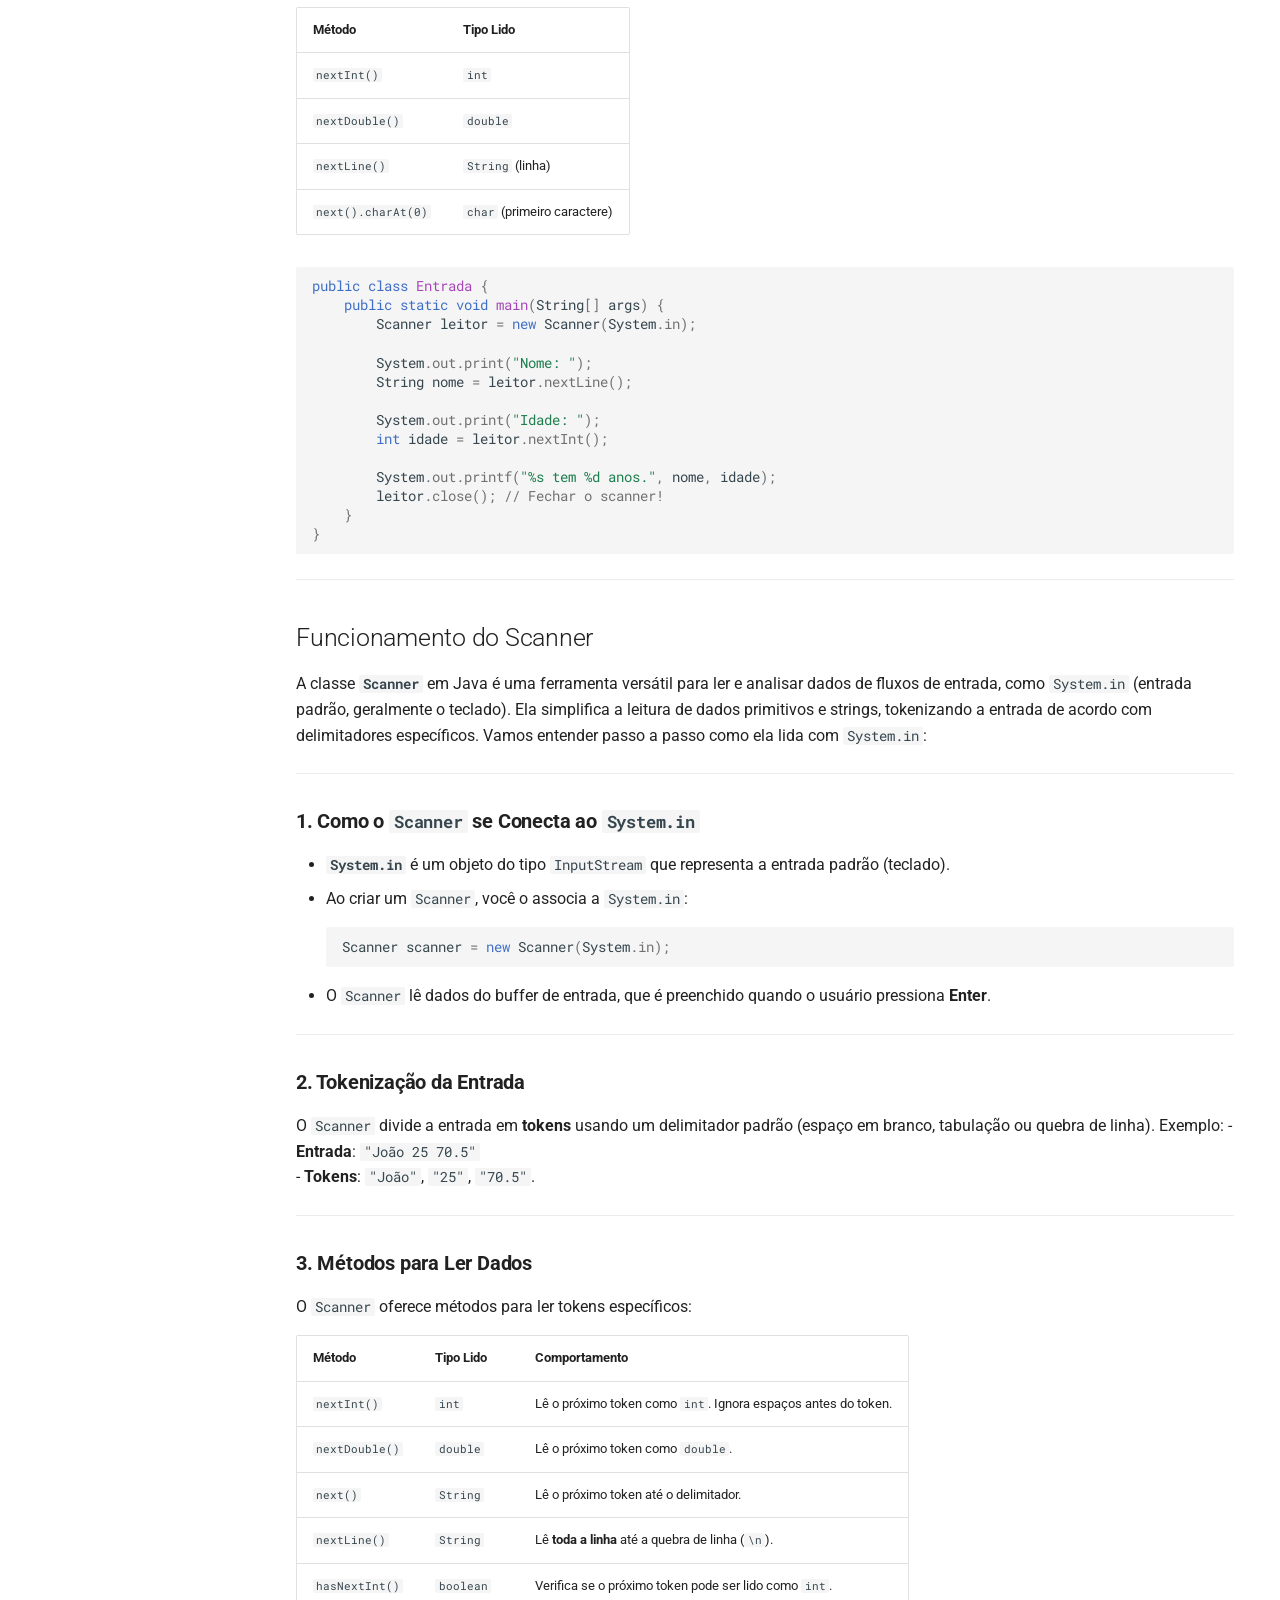
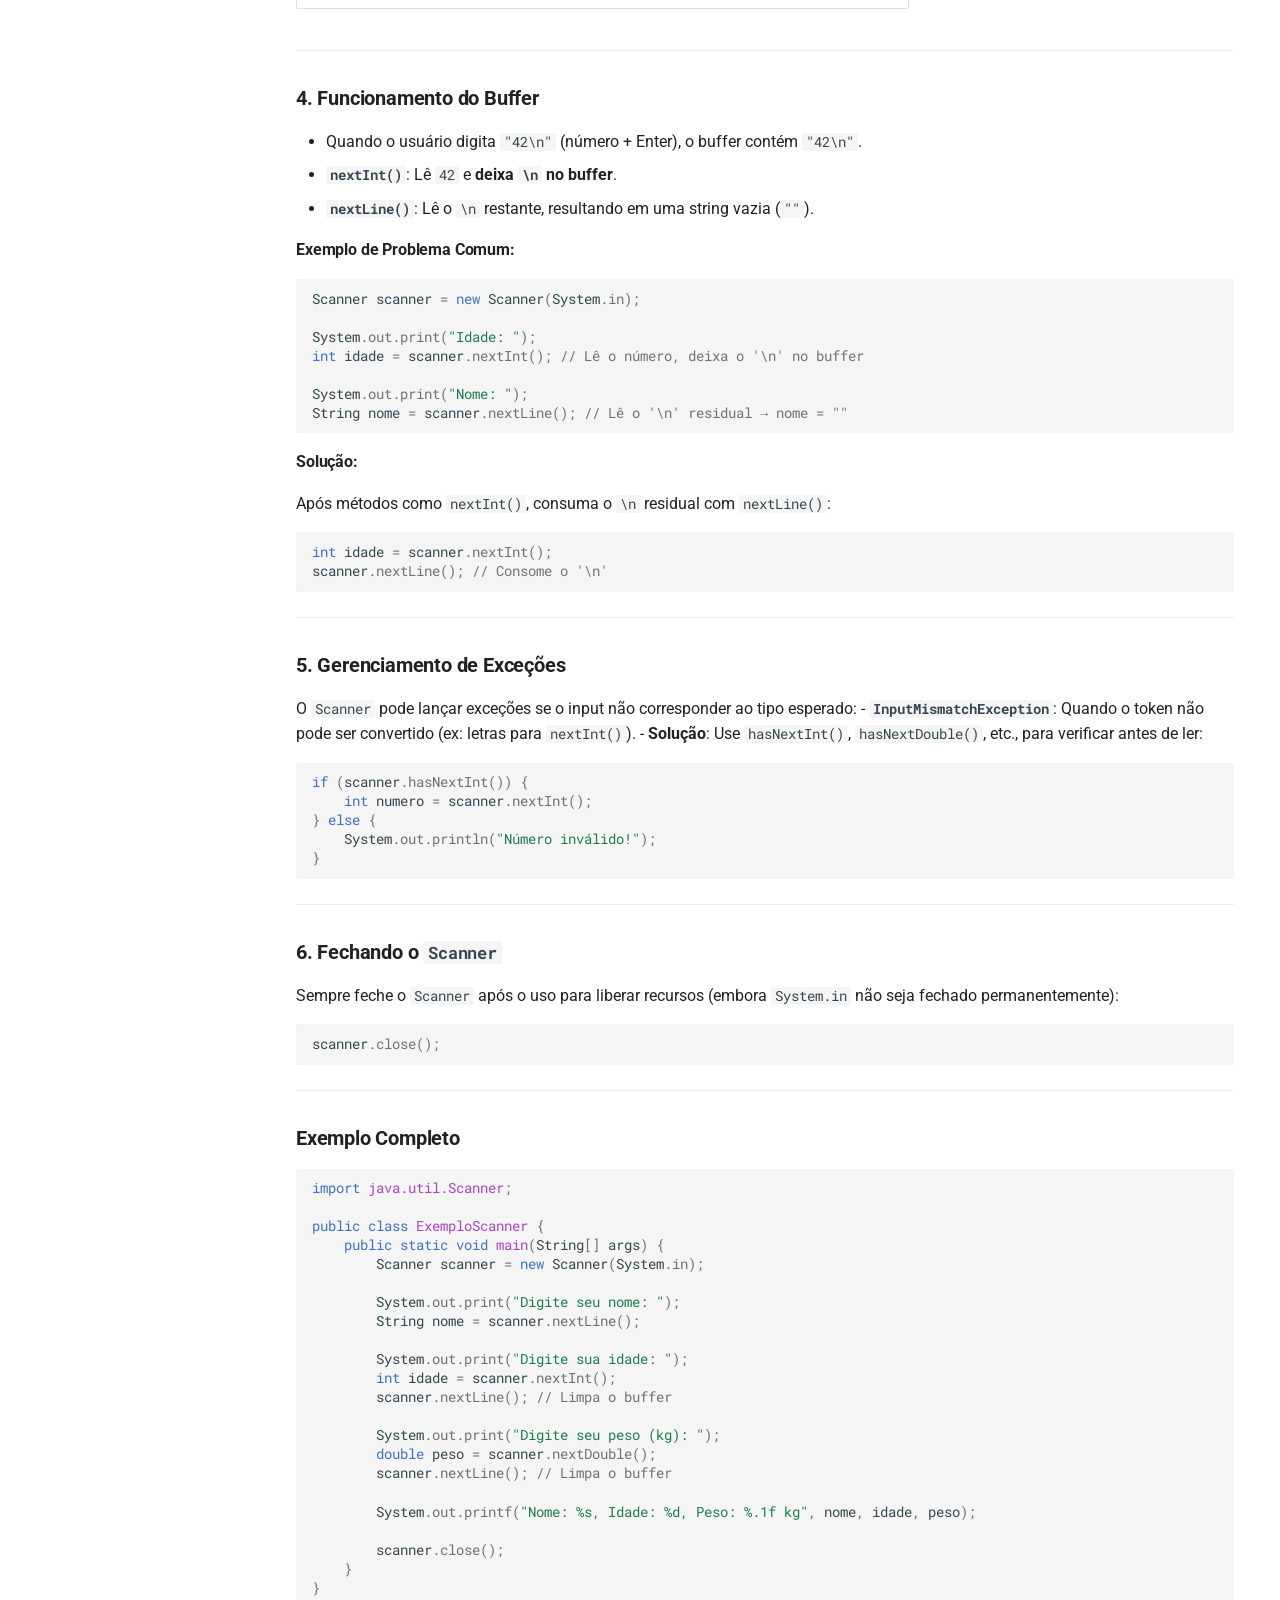
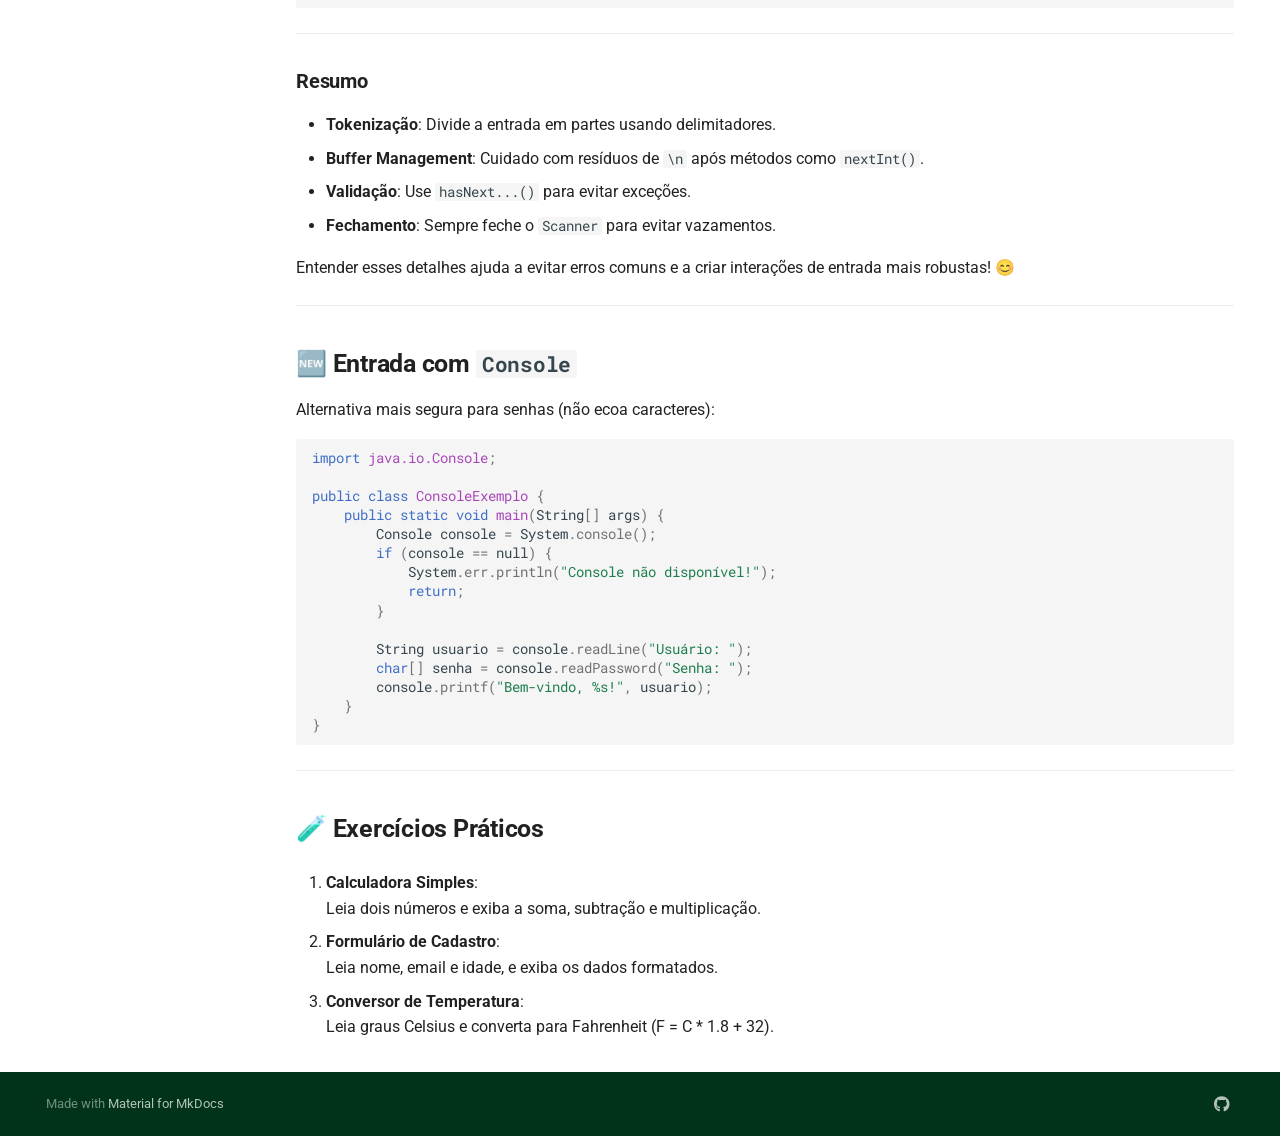
<file: aulas/aula05/index.html>
<!doctype html>
<html lang="en" class="no-js">
  <head>
    
      <meta charset="utf-8">
      <meta name="viewport" content="width=device-width,initial-scale=1">
      
        <meta name="description" content="Site da disciplina">
      
      
      
        <link rel="canonical" href="https://lrlucena.github.io/aulas-java/aulas/aula05/">
      
      
        <link rel="prev" href="../aula04/">
      
      
        <link rel="next" href="../../instalacao/">
      
      
      <link rel="icon" href="../../assets/images/favicon.png">
      <meta name="generator" content="mkdocs-1.6.1, mkdocs-material-9.6.11">
    
    
      
        <title>⌨️ Aula 05 - Entrada e Saída - 🚀 Programação Orientada a Objetos com Java</title>
      
    
    
      <link rel="stylesheet" href="../../assets/stylesheets/main.4af4bdda.min.css">
      
        
        <link rel="stylesheet" href="../../assets/stylesheets/palette.06af60db.min.css">
      
      


    
    
      
    
    
      
        
        
        <link rel="preconnect" href="https://fonts.gstatic.com" crossorigin>
        <link rel="stylesheet" href="https://fonts.googleapis.com/css?family=Roboto:300,300i,400,400i,700,700i%7CRoboto+Mono:400,400i,700,700i&display=fallback">
        <style>:root{--md-text-font:"Roboto";--md-code-font:"Roboto Mono"}</style>
      
    
    
      <link rel="stylesheet" href="../../stylesheets/extra.css">
    
    <script>__md_scope=new URL("../..",location),__md_hash=e=>[...e].reduce(((e,_)=>(e<<5)-e+_.charCodeAt(0)),0),__md_get=(e,_=localStorage,t=__md_scope)=>JSON.parse(_.getItem(t.pathname+"."+e)),__md_set=(e,_,t=localStorage,a=__md_scope)=>{try{t.setItem(a.pathname+"."+e,JSON.stringify(_))}catch(e){}}</script>
    
      

    
    
    
  </head>
  
  
    
    
    
    
    
    <body dir="ltr" data-md-color-scheme="default" data-md-color-primary="green" data-md-color-accent="yellow">
  
    
    <input class="md-toggle" data-md-toggle="drawer" type="checkbox" id="__drawer" autocomplete="off">
    <input class="md-toggle" data-md-toggle="search" type="checkbox" id="__search" autocomplete="off">
    <label class="md-overlay" for="__drawer"></label>
    <div data-md-component="skip">
      
        
        <a href="#aula-05-entrada-e-saida" class="md-skip">
          Skip to content
        </a>
      
    </div>
    <div data-md-component="announce">
      
    </div>
    
    
      

<header class="md-header" data-md-component="header">
  <nav class="md-header__inner md-grid" aria-label="Header">
    <a href="../.." title="🚀 Programação Orientada a Objetos com Java" class="md-header__button md-logo" aria-label="🚀 Programação Orientada a Objetos com Java" data-md-component="logo">
      
  <img src="../../assets/images/logo-ifrn.png" alt="logo">

    </a>
    <label class="md-header__button md-icon" for="__drawer">
      
      <svg xmlns="http://www.w3.org/2000/svg" viewBox="0 0 24 24"><path d="M3 6h18v2H3zm0 5h18v2H3zm0 5h18v2H3z"/></svg>
    </label>
    <div class="md-header__title" data-md-component="header-title">
      <div class="md-header__ellipsis">
        <div class="md-header__topic">
          <span class="md-ellipsis">
            🚀 Programação Orientada a Objetos com Java
          </span>
        </div>
        <div class="md-header__topic" data-md-component="header-topic">
          <span class="md-ellipsis">
            
              ⌨️ Aula 05 - Entrada e Saída
            
          </span>
        </div>
      </div>
    </div>
    
      
    
    
    
    
      
      
        <label class="md-header__button md-icon" for="__search">
          
          <svg xmlns="http://www.w3.org/2000/svg" viewBox="0 0 24 24"><path d="M9.5 3A6.5 6.5 0 0 1 16 9.5c0 1.61-.59 3.09-1.56 4.23l.27.27h.79l5 5-1.5 1.5-5-5v-.79l-.27-.27A6.52 6.52 0 0 1 9.5 16 6.5 6.5 0 0 1 3 9.5 6.5 6.5 0 0 1 9.5 3m0 2C7 5 5 7 5 9.5S7 14 9.5 14 14 12 14 9.5 12 5 9.5 5"/></svg>
        </label>
        <div class="md-search" data-md-component="search" role="dialog">
  <label class="md-search__overlay" for="__search"></label>
  <div class="md-search__inner" role="search">
    <form class="md-search__form" name="search">
      <input type="text" class="md-search__input" name="query" aria-label="Search" placeholder="Search" autocapitalize="off" autocorrect="off" autocomplete="off" spellcheck="false" data-md-component="search-query" required>
      <label class="md-search__icon md-icon" for="__search">
        
        <svg xmlns="http://www.w3.org/2000/svg" viewBox="0 0 24 24"><path d="M9.5 3A6.5 6.5 0 0 1 16 9.5c0 1.61-.59 3.09-1.56 4.23l.27.27h.79l5 5-1.5 1.5-5-5v-.79l-.27-.27A6.52 6.52 0 0 1 9.5 16 6.5 6.5 0 0 1 3 9.5 6.5 6.5 0 0 1 9.5 3m0 2C7 5 5 7 5 9.5S7 14 9.5 14 14 12 14 9.5 12 5 9.5 5"/></svg>
        
        <svg xmlns="http://www.w3.org/2000/svg" viewBox="0 0 24 24"><path d="M20 11v2H8l5.5 5.5-1.42 1.42L4.16 12l7.92-7.92L13.5 5.5 8 11z"/></svg>
      </label>
      <nav class="md-search__options" aria-label="Search">
        
        <button type="reset" class="md-search__icon md-icon" title="Clear" aria-label="Clear" tabindex="-1">
          
          <svg xmlns="http://www.w3.org/2000/svg" viewBox="0 0 24 24"><path d="M19 6.41 17.59 5 12 10.59 6.41 5 5 6.41 10.59 12 5 17.59 6.41 19 12 13.41 17.59 19 19 17.59 13.41 12z"/></svg>
        </button>
      </nav>
      
    </form>
    <div class="md-search__output">
      <div class="md-search__scrollwrap" tabindex="0" data-md-scrollfix>
        <div class="md-search-result" data-md-component="search-result">
          <div class="md-search-result__meta">
            Initializing search
          </div>
          <ol class="md-search-result__list" role="presentation"></ol>
        </div>
      </div>
    </div>
  </div>
</div>
      
    
    
      <div class="md-header__source">
        <a href="https://github.com/lrlucena/aulas-java" title="Go to repository" class="md-source" data-md-component="source">
  <div class="md-source__icon md-icon">
    
    <svg xmlns="http://www.w3.org/2000/svg" viewBox="0 0 448 512"><!--! Font Awesome Free 6.7.2 by @fontawesome - https://fontawesome.com License - https://fontawesome.com/license/free (Icons: CC BY 4.0, Fonts: SIL OFL 1.1, Code: MIT License) Copyright 2024 Fonticons, Inc.--><path d="M439.55 236.05 244 40.45a28.87 28.87 0 0 0-40.81 0l-40.66 40.63 51.52 51.52c27.06-9.14 52.68 16.77 43.39 43.68l49.66 49.66c34.23-11.8 61.18 31 35.47 56.69-26.49 26.49-70.21-2.87-56-37.34L240.22 199v121.85c25.3 12.54 22.26 41.85 9.08 55a34.34 34.34 0 0 1-48.55 0c-17.57-17.6-11.07-46.91 11.25-56v-123c-20.8-8.51-24.6-30.74-18.64-45L142.57 101 8.45 235.14a28.86 28.86 0 0 0 0 40.81l195.61 195.6a28.86 28.86 0 0 0 40.8 0l194.69-194.69a28.86 28.86 0 0 0 0-40.81"/></svg>
  </div>
  <div class="md-source__repository">
    GitHub
  </div>
</a>
      </div>
    
  </nav>
  
</header>
    
    <div class="md-container" data-md-component="container">
      
      
        
          
            
<nav class="md-tabs" aria-label="Tabs" data-md-component="tabs">
  <div class="md-grid">
    <ul class="md-tabs__list">
      
        
  
  
  
  
    <li class="md-tabs__item">
      <a href="../.." class="md-tabs__link">
        
  
  
    
  
  Início

      </a>
    </li>
  

      
        
  
  
  
    
  
  
    
    
      <li class="md-tabs__item md-tabs__item--active">
        <a href="../aula01/" class="md-tabs__link">
          
  
  
    
  
  Aulas

        </a>
      </li>
    
  

      
        
  
  
  
  
    
    
      <li class="md-tabs__item">
        <a href="../../instalacao/" class="md-tabs__link">
          
  
  
    
  
  Instalacao

        </a>
      </li>
    
  

      
    </ul>
  </div>
</nav>
          
        
      
      <main class="md-main" data-md-component="main">
        <div class="md-main__inner md-grid">
          
            
              
              <div class="md-sidebar md-sidebar--primary" data-md-component="sidebar" data-md-type="navigation" >
                <div class="md-sidebar__scrollwrap">
                  <div class="md-sidebar__inner">
                    


  


  

<nav class="md-nav md-nav--primary md-nav--lifted md-nav--integrated" aria-label="Navigation" data-md-level="0">
  <label class="md-nav__title" for="__drawer">
    <a href="../.." title="🚀 Programação Orientada a Objetos com Java" class="md-nav__button md-logo" aria-label="🚀 Programação Orientada a Objetos com Java" data-md-component="logo">
      
  <img src="../../assets/images/logo-ifrn.png" alt="logo">

    </a>
    🚀 Programação Orientada a Objetos com Java
  </label>
  
    <div class="md-nav__source">
      <a href="https://github.com/lrlucena/aulas-java" title="Go to repository" class="md-source" data-md-component="source">
  <div class="md-source__icon md-icon">
    
    <svg xmlns="http://www.w3.org/2000/svg" viewBox="0 0 448 512"><!--! Font Awesome Free 6.7.2 by @fontawesome - https://fontawesome.com License - https://fontawesome.com/license/free (Icons: CC BY 4.0, Fonts: SIL OFL 1.1, Code: MIT License) Copyright 2024 Fonticons, Inc.--><path d="M439.55 236.05 244 40.45a28.87 28.87 0 0 0-40.81 0l-40.66 40.63 51.52 51.52c27.06-9.14 52.68 16.77 43.39 43.68l49.66 49.66c34.23-11.8 61.18 31 35.47 56.69-26.49 26.49-70.21-2.87-56-37.34L240.22 199v121.85c25.3 12.54 22.26 41.85 9.08 55a34.34 34.34 0 0 1-48.55 0c-17.57-17.6-11.07-46.91 11.25-56v-123c-20.8-8.51-24.6-30.74-18.64-45L142.57 101 8.45 235.14a28.86 28.86 0 0 0 0 40.81l195.61 195.6a28.86 28.86 0 0 0 40.8 0l194.69-194.69a28.86 28.86 0 0 0 0-40.81"/></svg>
  </div>
  <div class="md-source__repository">
    GitHub
  </div>
</a>
    </div>
  
  <ul class="md-nav__list" data-md-scrollfix>
    
      
      
  
  
  
  
    <li class="md-nav__item">
      <a href="../.." class="md-nav__link">
        
  
  
  <span class="md-ellipsis">
    Início
    
  </span>
  

      </a>
    </li>
  

    
      
      
  
  
    
  
  
  
    
    
      
        
      
        
      
        
      
        
      
        
      
    
    
    
      
        
        
      
      
    
    
    <li class="md-nav__item md-nav__item--active md-nav__item--section md-nav__item--nested">
      
        
        
        <input class="md-nav__toggle md-toggle " type="checkbox" id="__nav_2" checked>
        
          
          <label class="md-nav__link" for="__nav_2" id="__nav_2_label" tabindex="">
            
  
  
  <span class="md-ellipsis">
    Aulas
    
  </span>
  

            <span class="md-nav__icon md-icon"></span>
          </label>
        
        <nav class="md-nav" data-md-level="1" aria-labelledby="__nav_2_label" aria-expanded="true">
          <label class="md-nav__title" for="__nav_2">
            <span class="md-nav__icon md-icon"></span>
            Aulas
          </label>
          <ul class="md-nav__list" data-md-scrollfix>
            
              
                
  
  
  
  
    <li class="md-nav__item">
      <a href="../aula01/" class="md-nav__link">
        
  
  
  <span class="md-ellipsis">
    Aula 01 - Linguagem Java
    
  </span>
  

      </a>
    </li>
  

              
            
              
                
  
  
  
  
    <li class="md-nav__item">
      <a href="../aula02/" class="md-nav__link">
        
  
  
  <span class="md-ellipsis">
    Aula 02 - 🖥️ Como o Java Funciona
    
  </span>
  

      </a>
    </li>
  

              
            
              
                
  
  
  
  
    <li class="md-nav__item">
      <a href="../aula03/" class="md-nav__link">
        
  
  
  <span class="md-ellipsis">
    Aula 03 - 📦 Tipos Primitivos
    
  </span>
  

      </a>
    </li>
  

              
            
              
                
  
  
  
  
    <li class="md-nav__item">
      <a href="../aula04/" class="md-nav__link">
        
  
  
  <span class="md-ellipsis">
    Aula 04 - 📦 Variáveis
    
      <br>
      <small>Armazenando Dados</small>
    
  </span>
  

      </a>
    </li>
  

              
            
              
                
  
  
    
  
  
  
    <li class="md-nav__item md-nav__item--active">
      
      <input class="md-nav__toggle md-toggle" type="checkbox" id="__toc">
      
      
        
      
      
        <label class="md-nav__link md-nav__link--active" for="__toc">
          
  
  
  <span class="md-ellipsis">
    ⌨️ Aula 05 - Entrada e Saída
    
  </span>
  

          <span class="md-nav__icon md-icon"></span>
        </label>
      
      <a href="./" class="md-nav__link md-nav__link--active">
        
  
  
  <span class="md-ellipsis">
    ⌨️ Aula 05 - Entrada e Saída
    
  </span>
  

      </a>
      
        

<nav class="md-nav md-nav--secondary" aria-label="Table of contents">
  
  
  
    
  
  
    <label class="md-nav__title" for="__toc">
      <span class="md-nav__icon md-icon"></span>
      Table of contents
    </label>
    <ul class="md-nav__list" data-md-component="toc" data-md-scrollfix>
      
        <li class="md-nav__item">
  <a href="#saida-padrao-console" class="md-nav__link">
    <span class="md-ellipsis">
      📤 Saída Padrão (Console)
    </span>
  </a>
  
</li>
      
        <li class="md-nav__item">
  <a href="#entrada-com-scanner" class="md-nav__link">
    <span class="md-ellipsis">
      📥 Entrada com Scanner
    </span>
  </a>
  
</li>
      
        <li class="md-nav__item">
  <a href="#funcionamento-do-scanner" class="md-nav__link">
    <span class="md-ellipsis">
      Funcionamento do Scanner
    </span>
  </a>
  
</li>
      
        <li class="md-nav__item">
  <a href="#entrada-com-console" class="md-nav__link">
    <span class="md-ellipsis">
      🆕 Entrada com Console
    </span>
  </a>
  
</li>
      
        <li class="md-nav__item">
  <a href="#exercicios-praticos" class="md-nav__link">
    <span class="md-ellipsis">
      🧪 Exercícios Práticos
    </span>
  </a>
  
</li>
      
    </ul>
  
</nav>
      
    </li>
  

              
            
          </ul>
        </nav>
      
    </li>
  

    
      
      
  
  
  
  
    
    
      
        
          
        
      
    
    
    
      
      
    
    
    <li class="md-nav__item md-nav__item--nested">
      
        
        
        <input class="md-nav__toggle md-toggle " type="checkbox" id="__nav_3" >
        
          
          <div class="md-nav__link md-nav__container">
            <a href="../../instalacao/" class="md-nav__link ">
              
  
  
  <span class="md-ellipsis">
    Instalacao
    
  </span>
  

            </a>
            
          </div>
        
        <nav class="md-nav" data-md-level="1" aria-labelledby="__nav_3_label" aria-expanded="false">
          <label class="md-nav__title" for="__nav_3">
            <span class="md-nav__icon md-icon"></span>
            Instalacao
          </label>
          <ul class="md-nav__list" data-md-scrollfix>
            
              
            
          </ul>
        </nav>
      
    </li>
  

    
  </ul>
</nav>
                  </div>
                </div>
              </div>
            
            
          
          
            <div class="md-content" data-md-component="content">
              <article class="md-content__inner md-typeset">
                
                  


  
  


<h1 id="aula-05-entrada-e-saida">⌨️ Aula 05 - Entrada e Saída<a class="headerlink" href="#aula-05-entrada-e-saida" title="Permanent link">&para;</a></h1>
<p>Aprenda a ler dados do teclado e exibir resultados no console usando Java.</p>
<hr />
<h2 id="saida-padrao-console">📤 <strong>Saída Padrão (Console)</strong><a class="headerlink" href="#saida-padrao-console" title="Permanent link">&para;</a></h2>
<h3 id="metodos-basicos"><strong>Métodos Básicos</strong><a class="headerlink" href="#metodos-basicos" title="Permanent link">&para;</a></h3>
<table>
<thead>
<tr>
<th>Método</th>
<th>Descrição</th>
</tr>
</thead>
<tbody>
<tr>
<td><code>System.out.print()</code></td>
<td>Exibe texto sem quebra de linha.</td>
</tr>
<tr>
<td><code>System.out.println()</code></td>
<td>Exibe texto com quebra de linha.</td>
</tr>
<tr>
<td><code>System.out.printf()</code></td>
<td>Formata saída (similar ao C).</td>
</tr>
</tbody>
</table>
<hr />
<h3 id="formatacao-avancada-com-printf">🎨 <strong>Formatação Avançada com <code>printf</code></strong><a class="headerlink" href="#formatacao-avancada-com-printf" title="Permanent link">&para;</a></h3>
<table>
<thead>
<tr>
<th>Especificador</th>
<th>Tipo</th>
<th>Exemplo</th>
</tr>
</thead>
<tbody>
<tr>
<td><code>%d</code></td>
<td>Inteiro</td>
<td><code>%05d</code> → 00042</td>
</tr>
<tr>
<td><code>%f</code></td>
<td>Decimal</td>
<td><code>%.2f</code> → 3.14</td>
</tr>
<tr>
<td><code>%s</code></td>
<td>String</td>
<td><code>%-10s</code> → alinhado à esquerda</td>
</tr>
<tr>
<td><code>%n</code></td>
<td>Quebra linha</td>
<td><code>"Linha1%nLinha2"</code></td>
</tr>
</tbody>
</table>
<div class="highlight"><pre><span></span><code><span class="kt">double</span><span class="w"> </span><span class="n">preco</span><span class="w"> </span><span class="o">=</span><span class="w"> </span><span class="mf">19.9876</span><span class="p">;</span>
<span class="n">System</span><span class="p">.</span><span class="na">out</span><span class="p">.</span><span class="na">printf</span><span class="p">(</span><span class="s">&quot;Preço: R$ %,.2f%n&quot;</span><span class="p">,</span><span class="w"> </span><span class="n">preco</span><span class="p">);</span><span class="w"> </span><span class="c1">// Preço: R$ 19,99</span>
</code></pre></div>
<div class="highlight"><pre><span></span><code><span class="kd">public</span><span class="w"> </span><span class="kd">class</span> <span class="nc">Saida</span><span class="w"> </span><span class="p">{</span>
<span class="w">    </span><span class="kd">public</span><span class="w"> </span><span class="kd">static</span><span class="w"> </span><span class="kt">void</span><span class="w"> </span><span class="nf">main</span><span class="p">(</span><span class="n">String</span><span class="o">[]</span><span class="w"> </span><span class="n">args</span><span class="p">)</span><span class="w"> </span><span class="p">{</span>
<span class="w">        </span><span class="n">System</span><span class="p">.</span><span class="na">out</span><span class="p">.</span><span class="na">print</span><span class="p">(</span><span class="s">&quot;Olá, &quot;</span><span class="p">);</span><span class="w">        </span><span class="c1">// Sem quebra</span>
<span class="w">        </span><span class="n">System</span><span class="p">.</span><span class="na">out</span><span class="p">.</span><span class="na">println</span><span class="p">(</span><span class="s">&quot;Mundo!&quot;</span><span class="p">);</span><span class="w">     </span><span class="c1">// Com quebra</span>
<span class="w">        </span><span class="n">System</span><span class="p">.</span><span class="na">out</span><span class="p">.</span><span class="na">printf</span><span class="p">(</span><span class="s">&quot;PI: %.2f&quot;</span><span class="p">,</span><span class="w"> </span><span class="n">Math</span><span class="p">.</span><span class="na">PI</span><span class="p">);</span><span class="w"> </span><span class="c1">// PI: 3.14</span>
<span class="w">    </span><span class="p">}</span>
<span class="p">}</span>
</code></pre></div>
<hr />
<h2 id="entrada-com-scanner">📥 <strong>Entrada com <code>Scanner</code></strong><a class="headerlink" href="#entrada-com-scanner" title="Permanent link">&para;</a></h2>
<h3 id="passo-1-importar-a-classe"><strong>Passo 1: Importar a Classe</strong><a class="headerlink" href="#passo-1-importar-a-classe" title="Permanent link">&para;</a></h3>
<div class="highlight"><pre><span></span><code><span class="kn">import</span><span class="w"> </span><span class="nn">java.util.Scanner</span><span class="p">;</span>
</code></pre></div>
<h3 id="passo-2-criar-um-objeto-scanner"><strong>Passo 2: Criar um Objeto Scanner</strong><a class="headerlink" href="#passo-2-criar-um-objeto-scanner" title="Permanent link">&para;</a></h3>
<div class="highlight"><pre><span></span><code><span class="n">Scanner</span><span class="w"> </span><span class="n">leitor</span><span class="w"> </span><span class="o">=</span><span class="w"> </span><span class="k">new</span><span class="w"> </span><span class="n">Scanner</span><span class="p">(</span><span class="n">System</span><span class="p">.</span><span class="na">in</span><span class="p">);</span>
</code></pre></div>
<h3 id="passo-3-ler-dados"><strong>Passo 3: Ler Dados</strong><a class="headerlink" href="#passo-3-ler-dados" title="Permanent link">&para;</a></h3>
<table>
<thead>
<tr>
<th>Método</th>
<th>Tipo Lido</th>
</tr>
</thead>
<tbody>
<tr>
<td><code>nextInt()</code></td>
<td><code>int</code></td>
</tr>
<tr>
<td><code>nextDouble()</code></td>
<td><code>double</code></td>
</tr>
<tr>
<td><code>nextLine()</code></td>
<td><code>String</code> (linha)</td>
</tr>
<tr>
<td><code>next().charAt(0)</code></td>
<td><code>char</code> (primeiro caractere)</td>
</tr>
</tbody>
</table>
<div class="highlight"><pre><span></span><code><span class="kd">public</span><span class="w"> </span><span class="kd">class</span> <span class="nc">Entrada</span><span class="w"> </span><span class="p">{</span>
<span class="w">    </span><span class="kd">public</span><span class="w"> </span><span class="kd">static</span><span class="w"> </span><span class="kt">void</span><span class="w"> </span><span class="nf">main</span><span class="p">(</span><span class="n">String</span><span class="o">[]</span><span class="w"> </span><span class="n">args</span><span class="p">)</span><span class="w"> </span><span class="p">{</span>
<span class="w">        </span><span class="n">Scanner</span><span class="w"> </span><span class="n">leitor</span><span class="w"> </span><span class="o">=</span><span class="w"> </span><span class="k">new</span><span class="w"> </span><span class="n">Scanner</span><span class="p">(</span><span class="n">System</span><span class="p">.</span><span class="na">in</span><span class="p">);</span>

<span class="w">        </span><span class="n">System</span><span class="p">.</span><span class="na">out</span><span class="p">.</span><span class="na">print</span><span class="p">(</span><span class="s">&quot;Nome: &quot;</span><span class="p">);</span>
<span class="w">        </span><span class="n">String</span><span class="w"> </span><span class="n">nome</span><span class="w"> </span><span class="o">=</span><span class="w"> </span><span class="n">leitor</span><span class="p">.</span><span class="na">nextLine</span><span class="p">();</span>

<span class="w">        </span><span class="n">System</span><span class="p">.</span><span class="na">out</span><span class="p">.</span><span class="na">print</span><span class="p">(</span><span class="s">&quot;Idade: &quot;</span><span class="p">);</span>
<span class="w">        </span><span class="kt">int</span><span class="w"> </span><span class="n">idade</span><span class="w"> </span><span class="o">=</span><span class="w"> </span><span class="n">leitor</span><span class="p">.</span><span class="na">nextInt</span><span class="p">();</span>

<span class="w">        </span><span class="n">System</span><span class="p">.</span><span class="na">out</span><span class="p">.</span><span class="na">printf</span><span class="p">(</span><span class="s">&quot;%s tem %d anos.&quot;</span><span class="p">,</span><span class="w"> </span><span class="n">nome</span><span class="p">,</span><span class="w"> </span><span class="n">idade</span><span class="p">);</span>
<span class="w">        </span><span class="n">leitor</span><span class="p">.</span><span class="na">close</span><span class="p">();</span><span class="w"> </span><span class="c1">// Fechar o scanner!</span>
<span class="w">    </span><span class="p">}</span>
<span class="p">}</span>
</code></pre></div>
<hr />
<h2 id="funcionamento-do-scanner">Funcionamento do Scanner<a class="headerlink" href="#funcionamento-do-scanner" title="Permanent link">&para;</a></h2>
<p>A classe <strong><code>Scanner</code></strong> em Java é uma ferramenta versátil para ler e analisar dados de fluxos de entrada, como <code>System.in</code> (entrada padrão, geralmente o teclado). Ela simplifica a leitura de dados primitivos e strings, tokenizando a entrada de acordo com delimitadores específicos. Vamos entender passo a passo como ela lida com <code>System.in</code>:</p>
<hr />
<h3 id="1-como-o-scanner-se-conecta-ao-systemin"><strong>1. Como o <code>Scanner</code> se Conecta ao <code>System.in</code></strong><a class="headerlink" href="#1-como-o-scanner-se-conecta-ao-systemin" title="Permanent link">&para;</a></h3>
<ul>
<li><strong><code>System.in</code></strong> é um objeto do tipo <code>InputStream</code> que representa a entrada padrão (teclado).</li>
<li>Ao criar um <code>Scanner</code>, você o associa a <code>System.in</code>:
  <div class="highlight"><pre><span></span><code><span class="n">Scanner</span><span class="w"> </span><span class="n">scanner</span><span class="w"> </span><span class="o">=</span><span class="w"> </span><span class="k">new</span><span class="w"> </span><span class="n">Scanner</span><span class="p">(</span><span class="n">System</span><span class="p">.</span><span class="na">in</span><span class="p">);</span>
</code></pre></div></li>
<li>O <code>Scanner</code> lê dados do buffer de entrada, que é preenchido quando o usuário pressiona <strong>Enter</strong>.</li>
</ul>
<hr />
<h3 id="2-tokenizacao-da-entrada"><strong>2. Tokenização da Entrada</strong><a class="headerlink" href="#2-tokenizacao-da-entrada" title="Permanent link">&para;</a></h3>
<p>O <code>Scanner</code> divide a entrada em <strong>tokens</strong> usando um delimitador padrão (espaço em branco, tabulação ou quebra de linha). Exemplo:
- <strong>Entrada</strong>: <code>"João 25 70.5"</code><br />
- <strong>Tokens</strong>: <code>"João"</code>, <code>"25"</code>, <code>"70.5"</code>.</p>
<hr />
<h3 id="3-metodos-para-ler-dados"><strong>3. Métodos para Ler Dados</strong><a class="headerlink" href="#3-metodos-para-ler-dados" title="Permanent link">&para;</a></h3>
<p>O <code>Scanner</code> oferece métodos para ler tokens específicos:</p>
<table>
<thead>
<tr>
<th>Método</th>
<th>Tipo Lido</th>
<th>Comportamento</th>
</tr>
</thead>
<tbody>
<tr>
<td><code>nextInt()</code></td>
<td><code>int</code></td>
<td>Lê o próximo token como <code>int</code>. Ignora espaços antes do token.</td>
</tr>
<tr>
<td><code>nextDouble()</code></td>
<td><code>double</code></td>
<td>Lê o próximo token como <code>double</code>.</td>
</tr>
<tr>
<td><code>next()</code></td>
<td><code>String</code></td>
<td>Lê o próximo token até o delimitador.</td>
</tr>
<tr>
<td><code>nextLine()</code></td>
<td><code>String</code></td>
<td>Lê <strong>toda a linha</strong> até a quebra de linha (<code>\n</code>).</td>
</tr>
<tr>
<td><code>hasNextInt()</code></td>
<td><code>boolean</code></td>
<td>Verifica se o próximo token pode ser lido como <code>int</code>.</td>
</tr>
</tbody>
</table>
<hr />
<h3 id="4-funcionamento-do-buffer"><strong>4. Funcionamento do Buffer</strong><a class="headerlink" href="#4-funcionamento-do-buffer" title="Permanent link">&para;</a></h3>
<ul>
<li>Quando o usuário digita <code>"42\n"</code> (número + Enter), o buffer contém <code>"42\n"</code>.</li>
<li><strong><code>nextInt()</code></strong>: Lê <code>42</code> e <strong>deixa <code>\n</code> no buffer</strong>.</li>
<li><strong><code>nextLine()</code></strong>: Lê o <code>\n</code> restante, resultando em uma string vazia (<code>""</code>).</li>
</ul>
<h4 id="exemplo-de-problema-comum"><strong>Exemplo de Problema Comum</strong>:<a class="headerlink" href="#exemplo-de-problema-comum" title="Permanent link">&para;</a></h4>
<div class="highlight"><pre><span></span><code><span class="n">Scanner</span><span class="w"> </span><span class="n">scanner</span><span class="w"> </span><span class="o">=</span><span class="w"> </span><span class="k">new</span><span class="w"> </span><span class="n">Scanner</span><span class="p">(</span><span class="n">System</span><span class="p">.</span><span class="na">in</span><span class="p">);</span>

<span class="n">System</span><span class="p">.</span><span class="na">out</span><span class="p">.</span><span class="na">print</span><span class="p">(</span><span class="s">&quot;Idade: &quot;</span><span class="p">);</span>
<span class="kt">int</span><span class="w"> </span><span class="n">idade</span><span class="w"> </span><span class="o">=</span><span class="w"> </span><span class="n">scanner</span><span class="p">.</span><span class="na">nextInt</span><span class="p">();</span><span class="w"> </span><span class="c1">// Lê o número, deixa o &#39;\n&#39; no buffer</span>

<span class="n">System</span><span class="p">.</span><span class="na">out</span><span class="p">.</span><span class="na">print</span><span class="p">(</span><span class="s">&quot;Nome: &quot;</span><span class="p">);</span>
<span class="n">String</span><span class="w"> </span><span class="n">nome</span><span class="w"> </span><span class="o">=</span><span class="w"> </span><span class="n">scanner</span><span class="p">.</span><span class="na">nextLine</span><span class="p">();</span><span class="w"> </span><span class="c1">// Lê o &#39;\n&#39; residual → nome = &quot;&quot;</span>
</code></pre></div>
<h4 id="solucao"><strong>Solução</strong>:<a class="headerlink" href="#solucao" title="Permanent link">&para;</a></h4>
<p>Após métodos como <code>nextInt()</code>, consuma o <code>\n</code> residual com <code>nextLine()</code>:
<div class="highlight"><pre><span></span><code><span class="kt">int</span><span class="w"> </span><span class="n">idade</span><span class="w"> </span><span class="o">=</span><span class="w"> </span><span class="n">scanner</span><span class="p">.</span><span class="na">nextInt</span><span class="p">();</span>
<span class="n">scanner</span><span class="p">.</span><span class="na">nextLine</span><span class="p">();</span><span class="w"> </span><span class="c1">// Consome o &#39;\n&#39;</span>
</code></pre></div></p>
<hr />
<h3 id="5-gerenciamento-de-excecoes"><strong>5. Gerenciamento de Exceções</strong><a class="headerlink" href="#5-gerenciamento-de-excecoes" title="Permanent link">&para;</a></h3>
<p>O <code>Scanner</code> pode lançar exceções se o input não corresponder ao tipo esperado:
- <strong><code>InputMismatchException</code></strong>: Quando o token não pode ser convertido (ex: letras para <code>nextInt()</code>).
- <strong>Solução</strong>: Use <code>hasNextInt()</code>, <code>hasNextDouble()</code>, etc., para verificar antes de ler:
  <div class="highlight"><pre><span></span><code><span class="k">if</span><span class="w"> </span><span class="p">(</span><span class="n">scanner</span><span class="p">.</span><span class="na">hasNextInt</span><span class="p">())</span><span class="w"> </span><span class="p">{</span>
<span class="w">    </span><span class="kt">int</span><span class="w"> </span><span class="n">numero</span><span class="w"> </span><span class="o">=</span><span class="w"> </span><span class="n">scanner</span><span class="p">.</span><span class="na">nextInt</span><span class="p">();</span>
<span class="p">}</span><span class="w"> </span><span class="k">else</span><span class="w"> </span><span class="p">{</span>
<span class="w">    </span><span class="n">System</span><span class="p">.</span><span class="na">out</span><span class="p">.</span><span class="na">println</span><span class="p">(</span><span class="s">&quot;Número inválido!&quot;</span><span class="p">);</span>
<span class="p">}</span>
</code></pre></div></p>
<hr />
<h3 id="6-fechando-o-scanner"><strong>6. Fechando o <code>Scanner</code></strong><a class="headerlink" href="#6-fechando-o-scanner" title="Permanent link">&para;</a></h3>
<p>Sempre feche o <code>Scanner</code> após o uso para liberar recursos (embora <code>System.in</code> não seja fechado permanentemente):
<div class="highlight"><pre><span></span><code><span class="n">scanner</span><span class="p">.</span><span class="na">close</span><span class="p">();</span>
</code></pre></div></p>
<hr />
<h3 id="exemplo-completo"><strong>Exemplo Completo</strong><a class="headerlink" href="#exemplo-completo" title="Permanent link">&para;</a></h3>
<div class="highlight"><pre><span></span><code><span class="kn">import</span><span class="w"> </span><span class="nn">java.util.Scanner</span><span class="p">;</span>

<span class="kd">public</span><span class="w"> </span><span class="kd">class</span> <span class="nc">ExemploScanner</span><span class="w"> </span><span class="p">{</span>
<span class="w">    </span><span class="kd">public</span><span class="w"> </span><span class="kd">static</span><span class="w"> </span><span class="kt">void</span><span class="w"> </span><span class="nf">main</span><span class="p">(</span><span class="n">String</span><span class="o">[]</span><span class="w"> </span><span class="n">args</span><span class="p">)</span><span class="w"> </span><span class="p">{</span>
<span class="w">        </span><span class="n">Scanner</span><span class="w"> </span><span class="n">scanner</span><span class="w"> </span><span class="o">=</span><span class="w"> </span><span class="k">new</span><span class="w"> </span><span class="n">Scanner</span><span class="p">(</span><span class="n">System</span><span class="p">.</span><span class="na">in</span><span class="p">);</span>

<span class="w">        </span><span class="n">System</span><span class="p">.</span><span class="na">out</span><span class="p">.</span><span class="na">print</span><span class="p">(</span><span class="s">&quot;Digite seu nome: &quot;</span><span class="p">);</span>
<span class="w">        </span><span class="n">String</span><span class="w"> </span><span class="n">nome</span><span class="w"> </span><span class="o">=</span><span class="w"> </span><span class="n">scanner</span><span class="p">.</span><span class="na">nextLine</span><span class="p">();</span>

<span class="w">        </span><span class="n">System</span><span class="p">.</span><span class="na">out</span><span class="p">.</span><span class="na">print</span><span class="p">(</span><span class="s">&quot;Digite sua idade: &quot;</span><span class="p">);</span>
<span class="w">        </span><span class="kt">int</span><span class="w"> </span><span class="n">idade</span><span class="w"> </span><span class="o">=</span><span class="w"> </span><span class="n">scanner</span><span class="p">.</span><span class="na">nextInt</span><span class="p">();</span>
<span class="w">        </span><span class="n">scanner</span><span class="p">.</span><span class="na">nextLine</span><span class="p">();</span><span class="w"> </span><span class="c1">// Limpa o buffer</span>

<span class="w">        </span><span class="n">System</span><span class="p">.</span><span class="na">out</span><span class="p">.</span><span class="na">print</span><span class="p">(</span><span class="s">&quot;Digite seu peso (kg): &quot;</span><span class="p">);</span>
<span class="w">        </span><span class="kt">double</span><span class="w"> </span><span class="n">peso</span><span class="w"> </span><span class="o">=</span><span class="w"> </span><span class="n">scanner</span><span class="p">.</span><span class="na">nextDouble</span><span class="p">();</span>
<span class="w">        </span><span class="n">scanner</span><span class="p">.</span><span class="na">nextLine</span><span class="p">();</span><span class="w"> </span><span class="c1">// Limpa o buffer</span>

<span class="w">        </span><span class="n">System</span><span class="p">.</span><span class="na">out</span><span class="p">.</span><span class="na">printf</span><span class="p">(</span><span class="s">&quot;Nome: %s, Idade: %d, Peso: %.1f kg&quot;</span><span class="p">,</span><span class="w"> </span><span class="n">nome</span><span class="p">,</span><span class="w"> </span><span class="n">idade</span><span class="p">,</span><span class="w"> </span><span class="n">peso</span><span class="p">);</span>

<span class="w">        </span><span class="n">scanner</span><span class="p">.</span><span class="na">close</span><span class="p">();</span>
<span class="w">    </span><span class="p">}</span>
<span class="p">}</span>
</code></pre></div>
<hr />
<h3 id="resumo"><strong>Resumo</strong><a class="headerlink" href="#resumo" title="Permanent link">&para;</a></h3>
<ul>
<li><strong>Tokenização</strong>: Divide a entrada em partes usando delimitadores.</li>
<li><strong>Buffer Management</strong>: Cuidado com resíduos de <code>\n</code> após métodos como <code>nextInt()</code>.</li>
<li><strong>Validação</strong>: Use <code>hasNext...()</code> para evitar exceções.</li>
<li><strong>Fechamento</strong>: Sempre feche o <code>Scanner</code> para evitar vazamentos.</li>
</ul>
<p>Entender esses detalhes ajuda a evitar erros comuns e a criar interações de entrada mais robustas! 😊</p>
<hr />
<h2 id="entrada-com-console">🆕 <strong>Entrada com <code>Console</code></strong><a class="headerlink" href="#entrada-com-console" title="Permanent link">&para;</a></h2>
<p>Alternativa mais segura para senhas (não ecoa caracteres):</p>
<div class="highlight"><pre><span></span><code><span class="kn">import</span><span class="w"> </span><span class="nn">java.io.Console</span><span class="p">;</span>

<span class="kd">public</span><span class="w"> </span><span class="kd">class</span> <span class="nc">ConsoleExemplo</span><span class="w"> </span><span class="p">{</span>
<span class="w">    </span><span class="kd">public</span><span class="w"> </span><span class="kd">static</span><span class="w"> </span><span class="kt">void</span><span class="w"> </span><span class="nf">main</span><span class="p">(</span><span class="n">String</span><span class="o">[]</span><span class="w"> </span><span class="n">args</span><span class="p">)</span><span class="w"> </span><span class="p">{</span>
<span class="w">        </span><span class="n">Console</span><span class="w"> </span><span class="n">console</span><span class="w"> </span><span class="o">=</span><span class="w"> </span><span class="n">System</span><span class="p">.</span><span class="na">console</span><span class="p">();</span>
<span class="w">        </span><span class="k">if</span><span class="w"> </span><span class="p">(</span><span class="n">console</span><span class="w"> </span><span class="o">==</span><span class="w"> </span><span class="kc">null</span><span class="p">)</span><span class="w"> </span><span class="p">{</span>
<span class="w">            </span><span class="n">System</span><span class="p">.</span><span class="na">err</span><span class="p">.</span><span class="na">println</span><span class="p">(</span><span class="s">&quot;Console não disponível!&quot;</span><span class="p">);</span>
<span class="w">            </span><span class="k">return</span><span class="p">;</span>
<span class="w">        </span><span class="p">}</span>

<span class="w">        </span><span class="n">String</span><span class="w"> </span><span class="n">usuario</span><span class="w"> </span><span class="o">=</span><span class="w"> </span><span class="n">console</span><span class="p">.</span><span class="na">readLine</span><span class="p">(</span><span class="s">&quot;Usuário: &quot;</span><span class="p">);</span>
<span class="w">        </span><span class="kt">char</span><span class="o">[]</span><span class="w"> </span><span class="n">senha</span><span class="w"> </span><span class="o">=</span><span class="w"> </span><span class="n">console</span><span class="p">.</span><span class="na">readPassword</span><span class="p">(</span><span class="s">&quot;Senha: &quot;</span><span class="p">);</span>
<span class="w">        </span><span class="n">console</span><span class="p">.</span><span class="na">printf</span><span class="p">(</span><span class="s">&quot;Bem-vindo, %s!&quot;</span><span class="p">,</span><span class="w"> </span><span class="n">usuario</span><span class="p">);</span>
<span class="w">    </span><span class="p">}</span>
<span class="p">}</span>
</code></pre></div>
<hr />
<h2 id="exercicios-praticos">🧪 <strong>Exercícios Práticos</strong><a class="headerlink" href="#exercicios-praticos" title="Permanent link">&para;</a></h2>
<ol>
<li>
<p><strong>Calculadora Simples</strong>:<br />
   Leia dois números e exiba a soma, subtração e multiplicação.</p>
</li>
<li>
<p><strong>Formulário de Cadastro</strong>:<br />
   Leia nome, email e idade, e exiba os dados formatados.</p>
</li>
<li>
<p><strong>Conversor de Temperatura</strong>:<br />
   Leia graus Celsius e converta para Fahrenheit (F = C * 1.8 + 32).</p>
</li>
</ol>












                
              </article>
            </div>
          
          
<script>var target=document.getElementById(location.hash.slice(1));target&&target.name&&(target.checked=target.name.startsWith("__tabbed_"))</script>
        </div>
        
          <button type="button" class="md-top md-icon" data-md-component="top" hidden>
  
  <svg xmlns="http://www.w3.org/2000/svg" viewBox="0 0 24 24"><path d="M13 20h-2V8l-5.5 5.5-1.42-1.42L12 4.16l7.92 7.92-1.42 1.42L13 8z"/></svg>
  Back to top
</button>
        
      </main>
      
        <footer class="md-footer">
  
  <div class="md-footer-meta md-typeset">
    <div class="md-footer-meta__inner md-grid">
      <div class="md-copyright">
  
  
    Made with
    <a href="https://squidfunk.github.io/mkdocs-material/" target="_blank" rel="noopener">
      Material for MkDocs
    </a>
  
</div>
      
        <div class="md-social">
  
    
    
    
    
      
      
    
    <a href="https://github.com/ifrn" target="_blank" rel="noopener" title="github.com" class="md-social__link">
      <svg xmlns="http://www.w3.org/2000/svg" viewBox="0 0 496 512"><!--! Font Awesome Free 6.7.2 by @fontawesome - https://fontawesome.com License - https://fontawesome.com/license/free (Icons: CC BY 4.0, Fonts: SIL OFL 1.1, Code: MIT License) Copyright 2024 Fonticons, Inc.--><path d="M165.9 397.4c0 2-2.3 3.6-5.2 3.6-3.3.3-5.6-1.3-5.6-3.6 0-2 2.3-3.6 5.2-3.6 3-.3 5.6 1.3 5.6 3.6m-31.1-4.5c-.7 2 1.3 4.3 4.3 4.9 2.6 1 5.6 0 6.2-2s-1.3-4.3-4.3-5.2c-2.6-.7-5.5.3-6.2 2.3m44.2-1.7c-2.9.7-4.9 2.6-4.6 4.9.3 2 2.9 3.3 5.9 2.6 2.9-.7 4.9-2.6 4.6-4.6-.3-1.9-3-3.2-5.9-2.9M244.8 8C106.1 8 0 113.3 0 252c0 110.9 69.8 205.8 169.5 239.2 12.8 2.3 17.3-5.6 17.3-12.1 0-6.2-.3-40.4-.3-61.4 0 0-70 15-84.7-29.8 0 0-11.4-29.1-27.8-36.6 0 0-22.9-15.7 1.6-15.4 0 0 24.9 2 38.6 25.8 21.9 38.6 58.6 27.5 72.9 20.9 2.3-16 8.8-27.1 16-33.7-55.9-6.2-112.3-14.3-112.3-110.5 0-27.5 7.6-41.3 23.6-58.9-2.6-6.5-11.1-33.3 2.6-67.9 20.9-6.5 69 27 69 27 20-5.6 41.5-8.5 62.8-8.5s42.8 2.9 62.8 8.5c0 0 48.1-33.6 69-27 13.7 34.7 5.2 61.4 2.6 67.9 16 17.7 25.8 31.5 25.8 58.9 0 96.5-58.9 104.2-114.8 110.5 9.2 7.9 17 22.9 17 46.4 0 33.7-.3 75.4-.3 83.6 0 6.5 4.6 14.4 17.3 12.1C428.2 457.8 496 362.9 496 252 496 113.3 383.5 8 244.8 8M97.2 352.9c-1.3 1-1 3.3.7 5.2 1.6 1.6 3.9 2.3 5.2 1 1.3-1 1-3.3-.7-5.2-1.6-1.6-3.9-2.3-5.2-1m-10.8-8.1c-.7 1.3.3 2.9 2.3 3.9 1.6 1 3.6.7 4.3-.7.7-1.3-.3-2.9-2.3-3.9-2-.6-3.6-.3-4.3.7m32.4 35.6c-1.6 1.3-1 4.3 1.3 6.2 2.3 2.3 5.2 2.6 6.5 1 1.3-1.3.7-4.3-1.3-6.2-2.2-2.3-5.2-2.6-6.5-1m-11.4-14.7c-1.6 1-1.6 3.6 0 5.9s4.3 3.3 5.6 2.3c1.6-1.3 1.6-3.9 0-6.2-1.4-2.3-4-3.3-5.6-2"/></svg>
    </a>
  
</div>
      
    </div>
  </div>
</footer>
      
    </div>
    <div class="md-dialog" data-md-component="dialog">
      <div class="md-dialog__inner md-typeset"></div>
    </div>
    
    
    
      
      <script id="__config" type="application/json">{"base": "../..", "features": ["navigation.tabs", "navigation.indexes", "toc.integrate", "navigation.top"], "search": "../../assets/javascripts/workers/search.f8cc74c7.min.js", "tags": null, "translations": {"clipboard.copied": "Copied to clipboard", "clipboard.copy": "Copy to clipboard", "search.result.more.one": "1 more on this page", "search.result.more.other": "# more on this page", "search.result.none": "No matching documents", "search.result.one": "1 matching document", "search.result.other": "# matching documents", "search.result.placeholder": "Type to start searching", "search.result.term.missing": "Missing", "select.version": "Select version"}, "version": null}</script>
    
    
      <script src="../../assets/javascripts/bundle.c8b220af.min.js"></script>
      
    
  </body>
</html>
</file>
<file: stylesheets/extra.css>
:root {
    --md-primary-fg-color: #006633;    /* Verde oficial IFRN */
    --md-accent-fg-color:  #FFCC00;    /* Amarelo oficial IFRN */
  }
  
  .md-header {
    background-color: #006633;
  }
  
  .md-tabs {
    background-color: #004d26;
  }
  
  .md-footer {
    background-color: #004d26;
  }
  
  .md-footer-meta {
    background-color: #003319;
  }
  
  /* Botões personalizados */
  .md-button--ifrn {
    border: 1px solid #FFCC00;
    color: #FFCC00 !important;
    margin: 0.5em;
  }
  
  .md-button--ifrn:hover {
    background-color: #FFCC00;
    color: #006633 !important;
  }
  
  /* Cards para materiais */
  .ifrn-card {
    border: 1px solid #006633;
    border-radius: 5px;
    padding: 1rem;
    margin: 1rem 0;
  }
</file>
<file: assets/stylesheets/main.4af4bdda.min.css>
@charset "UTF-8";html{-webkit-text-size-adjust:none;-moz-text-size-adjust:none;text-size-adjust:none;box-sizing:border-box}*,:after,:before{box-sizing:inherit}@media (prefers-reduced-motion){*,:after,:before{transition:none!important}}body{margin:0}a,button,input,label{-webkit-tap-highlight-color:transparent}a{color:inherit;text-decoration:none}hr{border:0;box-sizing:initial;display:block;height:.05rem;overflow:visible;padding:0}small{font-size:80%}sub,sup{line-height:1em}img{border-style:none}table{border-collapse:initial;border-spacing:0}td,th{font-weight:400;vertical-align:top}button{background:#0000;border:0;font-family:inherit;font-size:inherit;margin:0;padding:0}input{border:0;outline:none}:root{--md-primary-fg-color:#4051b5;--md-primary-fg-color--light:#5d6cc0;--md-primary-fg-color--dark:#303fa1;--md-primary-bg-color:#fff;--md-primary-bg-color--light:#ffffffb3;--md-accent-fg-color:#526cfe;--md-accent-fg-color--transparent:#526cfe1a;--md-accent-bg-color:#fff;--md-accent-bg-color--light:#ffffffb3}[data-md-color-scheme=default]{color-scheme:light}[data-md-color-scheme=default] img[src$="#gh-dark-mode-only"],[data-md-color-scheme=default] img[src$="#only-dark"]{display:none}:root,[data-md-color-scheme=default]{--md-hue:225deg;--md-default-fg-color:#000000de;--md-default-fg-color--light:#0000008a;--md-default-fg-color--lighter:#00000052;--md-default-fg-color--lightest:#00000012;--md-default-bg-color:#fff;--md-default-bg-color--light:#ffffffb3;--md-default-bg-color--lighter:#ffffff4d;--md-default-bg-color--lightest:#ffffff1f;--md-code-fg-color:#36464e;--md-code-bg-color:#f5f5f5;--md-code-hl-color:#4287ff;--md-code-hl-color--light:#4287ff1a;--md-code-hl-number-color:#d52a2a;--md-code-hl-special-color:#db1457;--md-code-hl-function-color:#a846b9;--md-code-hl-constant-color:#6e59d9;--md-code-hl-keyword-color:#3f6ec6;--md-code-hl-string-color:#1c7d4d;--md-code-hl-name-color:var(--md-code-fg-color);--md-code-hl-operator-color:var(--md-default-fg-color--light);--md-code-hl-punctuation-color:var(--md-default-fg-color--light);--md-code-hl-comment-color:var(--md-default-fg-color--light);--md-code-hl-generic-color:var(--md-default-fg-color--light);--md-code-hl-variable-color:var(--md-default-fg-color--light);--md-typeset-color:var(--md-default-fg-color);--md-typeset-a-color:var(--md-primary-fg-color);--md-typeset-del-color:#f5503d26;--md-typeset-ins-color:#0bd57026;--md-typeset-kbd-color:#fafafa;--md-typeset-kbd-accent-color:#fff;--md-typeset-kbd-border-color:#b8b8b8;--md-typeset-mark-color:#ffff0080;--md-typeset-table-color:#0000001f;--md-typeset-table-color--light:rgba(0,0,0,.035);--md-admonition-fg-color:var(--md-default-fg-color);--md-admonition-bg-color:var(--md-default-bg-color);--md-warning-fg-color:#000000de;--md-warning-bg-color:#ff9;--md-footer-fg-color:#fff;--md-footer-fg-color--light:#ffffffb3;--md-footer-fg-color--lighter:#ffffff73;--md-footer-bg-color:#000000de;--md-footer-bg-color--dark:#00000052;--md-shadow-z1:0 0.2rem 0.5rem #0000000d,0 0 0.05rem #0000001a;--md-shadow-z2:0 0.2rem 0.5rem #0000001a,0 0 0.05rem #00000040;--md-shadow-z3:0 0.2rem 0.5rem #0003,0 0 0.05rem #00000059}.md-icon svg{fill:currentcolor;display:block;height:1.2rem;width:1.2rem}body{-webkit-font-smoothing:antialiased;-moz-osx-font-smoothing:grayscale;--md-text-font-family:var(--md-text-font,_),-apple-system,BlinkMacSystemFont,Helvetica,Arial,sans-serif;--md-code-font-family:var(--md-code-font,_),SFMono-Regular,Consolas,Menlo,monospace}aside,body,input{font-feature-settings:"kern","liga";color:var(--md-typeset-color);font-family:var(--md-text-font-family)}code,kbd,pre{font-feature-settings:"kern";font-family:var(--md-code-font-family)}:root{--md-typeset-table-sort-icon:url('data:image/svg+xml;charset=utf-8,<svg xmlns="http://www.w3.org/2000/svg" viewBox="0 0 24 24"><path d="m18 21-4-4h3V7h-3l4-4 4 4h-3v10h3M2 19v-2h10v2M2 13v-2h7v2M2 7V5h4v2z"/></svg>');--md-typeset-table-sort-icon--asc:url('data:image/svg+xml;charset=utf-8,<svg xmlns="http://www.w3.org/2000/svg" viewBox="0 0 24 24"><path d="M19 17h3l-4 4-4-4h3V3h2M2 17h10v2H2M6 5v2H2V5m0 6h7v2H2z"/></svg>');--md-typeset-table-sort-icon--desc:url('data:image/svg+xml;charset=utf-8,<svg xmlns="http://www.w3.org/2000/svg" viewBox="0 0 24 24"><path d="M19 7h3l-4-4-4 4h3v14h2M2 17h10v2H2M6 5v2H2V5m0 6h7v2H2z"/></svg>')}.md-typeset{-webkit-print-color-adjust:exact;color-adjust:exact;font-size:.8rem;line-height:1.6;overflow-wrap:break-word}@media print{.md-typeset{font-size:.68rem}}.md-typeset blockquote,.md-typeset dl,.md-typeset figure,.md-typeset ol,.md-typeset pre,.md-typeset ul{margin-bottom:1em;margin-top:1em}.md-typeset h1{color:var(--md-default-fg-color--light);font-size:2em;line-height:1.3;margin:0 0 1.25em}.md-typeset h1,.md-typeset h2{font-weight:300;letter-spacing:-.01em}.md-typeset h2{font-size:1.5625em;line-height:1.4;margin:1.6em 0 .64em}.md-typeset h3{font-size:1.25em;font-weight:400;letter-spacing:-.01em;line-height:1.5;margin:1.6em 0 .8em}.md-typeset h2+h3{margin-top:.8em}.md-typeset h4{font-weight:700;letter-spacing:-.01em;margin:1em 0}.md-typeset h5,.md-typeset h6{color:var(--md-default-fg-color--light);font-size:.8em;font-weight:700;letter-spacing:-.01em;margin:1.25em 0}.md-typeset h5{text-transform:uppercase}.md-typeset h5 code{text-transform:none}.md-typeset hr{border-bottom:.05rem solid var(--md-default-fg-color--lightest);display:flow-root;margin:1.5em 0}.md-typeset a{color:var(--md-typeset-a-color);word-break:break-word}.md-typeset a,.md-typeset a:before{transition:color 125ms}.md-typeset a:focus,.md-typeset a:hover{color:var(--md-accent-fg-color)}.md-typeset a:focus code,.md-typeset a:hover code{background-color:var(--md-accent-fg-color--transparent)}.md-typeset a code{color:currentcolor;transition:background-color 125ms}.md-typeset a.focus-visible{outline-color:var(--md-accent-fg-color);outline-offset:.2rem}.md-typeset code,.md-typeset kbd,.md-typeset pre{color:var(--md-code-fg-color);direction:ltr;font-variant-ligatures:none}@media print{.md-typeset code,.md-typeset kbd,.md-typeset pre{white-space:pre-wrap}}.md-typeset code{background-color:var(--md-code-bg-color);border-radius:.1rem;-webkit-box-decoration-break:clone;box-decoration-break:clone;font-size:.85em;padding:0 .2941176471em;word-break:break-word}.md-typeset code:not(.focus-visible){-webkit-tap-highlight-color:transparent;outline:none}.md-typeset pre{display:flow-root;line-height:1.4;position:relative}.md-typeset pre>code{-webkit-box-decoration-break:slice;box-decoration-break:slice;box-shadow:none;display:block;margin:0;outline-color:var(--md-accent-fg-color);overflow:auto;padding:.7720588235em 1.1764705882em;scrollbar-color:var(--md-default-fg-color--lighter) #0000;scrollbar-width:thin;touch-action:auto;word-break:normal}.md-typeset pre>code:hover{scrollbar-color:var(--md-accent-fg-color) #0000}.md-typeset pre>code::-webkit-scrollbar{height:.2rem;width:.2rem}.md-typeset pre>code::-webkit-scrollbar-thumb{background-color:var(--md-default-fg-color--lighter)}.md-typeset pre>code::-webkit-scrollbar-thumb:hover{background-color:var(--md-accent-fg-color)}.md-typeset kbd{background-color:var(--md-typeset-kbd-color);border-radius:.1rem;box-shadow:0 .1rem 0 .05rem var(--md-typeset-kbd-border-color),0 .1rem 0 var(--md-typeset-kbd-border-color),0 -.1rem .2rem var(--md-typeset-kbd-accent-color) inset;color:var(--md-default-fg-color);display:inline-block;font-size:.75em;padding:0 .6666666667em;vertical-align:text-top;word-break:break-word}.md-typeset mark{background-color:var(--md-typeset-mark-color);-webkit-box-decoration-break:clone;box-decoration-break:clone;color:inherit;word-break:break-word}.md-typeset abbr{border-bottom:.05rem dotted var(--md-default-fg-color--light);cursor:help;text-decoration:none}.md-typeset small{opacity:.75}[dir=ltr] .md-typeset sub,[dir=ltr] .md-typeset sup{margin-left:.078125em}[dir=rtl] .md-typeset sub,[dir=rtl] .md-typeset sup{margin-right:.078125em}[dir=ltr] .md-typeset blockquote{padding-left:.6rem}[dir=rtl] .md-typeset blockquote{padding-right:.6rem}[dir=ltr] .md-typeset blockquote{border-left:.2rem solid var(--md-default-fg-color--lighter)}[dir=rtl] .md-typeset blockquote{border-right:.2rem solid var(--md-default-fg-color--lighter)}.md-typeset blockquote{color:var(--md-default-fg-color--light);margin-left:0;margin-right:0}.md-typeset ul{list-style-type:disc}.md-typeset ul[type]{list-style-type:revert-layer}[dir=ltr] .md-typeset ol,[dir=ltr] .md-typeset ul{margin-left:.625em}[dir=rtl] .md-typeset ol,[dir=rtl] .md-typeset ul{margin-right:.625em}.md-typeset ol,.md-typeset ul{padding:0}.md-typeset ol:not([hidden]),.md-typeset ul:not([hidden]){display:flow-root}.md-typeset ol ol,.md-typeset ul ol{list-style-type:lower-alpha}.md-typeset ol ol ol,.md-typeset ul ol ol{list-style-type:lower-roman}.md-typeset ol ol ol ol,.md-typeset ul ol ol ol{list-style-type:upper-alpha}.md-typeset ol ol ol ol ol,.md-typeset ul ol ol ol ol{list-style-type:upper-roman}.md-typeset ol[type],.md-typeset ul[type]{list-style-type:revert-layer}[dir=ltr] .md-typeset ol li,[dir=ltr] .md-typeset ul li{margin-left:1.25em}[dir=rtl] .md-typeset ol li,[dir=rtl] .md-typeset ul li{margin-right:1.25em}.md-typeset ol li,.md-typeset ul li{margin-bottom:.5em}.md-typeset ol li blockquote,.md-typeset ol li p,.md-typeset ul li blockquote,.md-typeset ul li p{margin:.5em 0}.md-typeset ol li:last-child,.md-typeset ul li:last-child{margin-bottom:0}[dir=ltr] .md-typeset ol li ol,[dir=ltr] .md-typeset ol li ul,[dir=ltr] .md-typeset ul li ol,[dir=ltr] .md-typeset ul li ul{margin-left:.625em}[dir=rtl] .md-typeset ol li ol,[dir=rtl] .md-typeset ol li ul,[dir=rtl] .md-typeset ul li ol,[dir=rtl] .md-typeset ul li ul{margin-right:.625em}.md-typeset ol li ol,.md-typeset ol li ul,.md-typeset ul li ol,.md-typeset ul li ul{margin-bottom:.5em;margin-top:.5em}[dir=ltr] .md-typeset dd{margin-left:1.875em}[dir=rtl] .md-typeset dd{margin-right:1.875em}.md-typeset dd{margin-bottom:1.5em;margin-top:1em}.md-typeset img,.md-typeset svg,.md-typeset video{height:auto;max-width:100%}.md-typeset img[align=left]{margin:1em 1em 1em 0}.md-typeset img[align=right]{margin:1em 0 1em 1em}.md-typeset img[align]:only-child{margin-top:0}.md-typeset figure{display:flow-root;margin:1em auto;max-width:100%;text-align:center;width:-moz-fit-content;width:fit-content}.md-typeset figure img{display:block;margin:0 auto}.md-typeset figcaption{font-style:italic;margin:1em auto;max-width:24rem}.md-typeset iframe{max-width:100%}.md-typeset table:not([class]){background-color:var(--md-default-bg-color);border:.05rem solid var(--md-typeset-table-color);border-radius:.1rem;display:inline-block;font-size:.64rem;max-width:100%;overflow:auto;touch-action:auto}@media print{.md-typeset table:not([class]){display:table}}.md-typeset table:not([class])+*{margin-top:1.5em}.md-typeset table:not([class]) td>:first-child,.md-typeset table:not([class]) th>:first-child{margin-top:0}.md-typeset table:not([class]) td>:last-child,.md-typeset table:not([class]) th>:last-child{margin-bottom:0}.md-typeset table:not([class]) td:not([align]),.md-typeset table:not([class]) th:not([align]){text-align:left}[dir=rtl] .md-typeset table:not([class]) td:not([align]),[dir=rtl] .md-typeset table:not([class]) th:not([align]){text-align:right}.md-typeset table:not([class]) th{font-weight:700;min-width:5rem;padding:.9375em 1.25em;vertical-align:top}.md-typeset table:not([class]) td{border-top:.05rem solid var(--md-typeset-table-color);padding:.9375em 1.25em;vertical-align:top}.md-typeset table:not([class]) tbody tr{transition:background-color 125ms}.md-typeset table:not([class]) tbody tr:hover{background-color:var(--md-typeset-table-color--light);box-shadow:0 .05rem 0 var(--md-default-bg-color) inset}.md-typeset table:not([class]) a{word-break:normal}.md-typeset table th[role=columnheader]{cursor:pointer}[dir=ltr] .md-typeset table th[role=columnheader]:after{margin-left:.5em}[dir=rtl] .md-typeset table th[role=columnheader]:after{margin-right:.5em}.md-typeset table th[role=columnheader]:after{content:"";display:inline-block;height:1.2em;-webkit-mask-image:var(--md-typeset-table-sort-icon);mask-image:var(--md-typeset-table-sort-icon);-webkit-mask-repeat:no-repeat;mask-repeat:no-repeat;-webkit-mask-size:contain;mask-size:contain;transition:background-color 125ms;vertical-align:text-bottom;width:1.2em}.md-typeset table th[role=columnheader]:hover:after{background-color:var(--md-default-fg-color--lighter)}.md-typeset table th[role=columnheader][aria-sort=ascending]:after{background-color:var(--md-default-fg-color--light);-webkit-mask-image:var(--md-typeset-table-sort-icon--asc);mask-image:var(--md-typeset-table-sort-icon--asc)}.md-typeset table th[role=columnheader][aria-sort=descending]:after{background-color:var(--md-default-fg-color--light);-webkit-mask-image:var(--md-typeset-table-sort-icon--desc);mask-image:var(--md-typeset-table-sort-icon--desc)}.md-typeset__scrollwrap{margin:1em -.8rem;overflow-x:auto;touch-action:auto}.md-typeset__table{display:inline-block;margin-bottom:.5em;padding:0 .8rem}@media print{.md-typeset__table{display:block}}html .md-typeset__table table{display:table;margin:0;overflow:hidden;width:100%}@media screen and (max-width:44.984375em){.md-content__inner>pre{margin:1em -.8rem}.md-content__inner>pre code{border-radius:0}}.md-typeset .md-author{border-radius:100%;display:block;flex-shrink:0;height:1.6rem;overflow:hidden;position:relative;transition:color 125ms,transform 125ms;width:1.6rem}.md-typeset .md-author img{display:block}.md-typeset .md-author--more{background:var(--md-default-fg-color--lightest);color:var(--md-default-fg-color--lighter);font-size:.6rem;font-weight:700;line-height:1.6rem;text-align:center}.md-typeset .md-author--long{height:2.4rem;width:2.4rem}.md-typeset a.md-author{transform:scale(1)}.md-typeset a.md-author img{border-radius:100%;filter:grayscale(100%) opacity(75%);transition:filter 125ms}.md-typeset a.md-author:focus,.md-typeset a.md-author:hover{transform:scale(1.1);z-index:1}.md-typeset a.md-author:focus img,.md-typeset a.md-author:hover img{filter:grayscale(0)}.md-banner{background-color:var(--md-footer-bg-color);color:var(--md-footer-fg-color);overflow:auto}@media print{.md-banner{display:none}}.md-banner--warning{background-color:var(--md-warning-bg-color);color:var(--md-warning-fg-color)}.md-banner__inner{font-size:.7rem;margin:.6rem auto;padding:0 .8rem}[dir=ltr] .md-banner__button{float:right}[dir=rtl] .md-banner__button{float:left}.md-banner__button{color:inherit;cursor:pointer;transition:opacity .25s}.no-js .md-banner__button{display:none}.md-banner__button:hover{opacity:.7}html{font-size:125%;height:100%;overflow-x:hidden}@media screen and (min-width:100em){html{font-size:137.5%}}@media screen and (min-width:125em){html{font-size:150%}}body{background-color:var(--md-default-bg-color);display:flex;flex-direction:column;font-size:.5rem;min-height:100%;position:relative;width:100%}@media print{body{display:block}}@media screen and (max-width:59.984375em){body[data-md-scrolllock]{position:fixed}}.md-grid{margin-left:auto;margin-right:auto;max-width:61rem}.md-container{display:flex;flex-direction:column;flex-grow:1}@media print{.md-container{display:block}}.md-main{flex-grow:1}.md-main__inner{display:flex;height:100%;margin-top:1.5rem}.md-ellipsis{overflow:hidden;text-overflow:ellipsis}.md-toggle{display:none}.md-option{height:0;opacity:0;position:absolute;width:0}.md-option:checked+label:not([hidden]){display:block}.md-option.focus-visible+label{outline-color:var(--md-accent-fg-color);outline-style:auto}.md-skip{background-color:var(--md-default-fg-color);border-radius:.1rem;color:var(--md-default-bg-color);font-size:.64rem;margin:.5rem;opacity:0;outline-color:var(--md-accent-fg-color);padding:.3rem .5rem;position:fixed;transform:translateY(.4rem);z-index:-1}.md-skip:focus{opacity:1;transform:translateY(0);transition:transform .25s cubic-bezier(.4,0,.2,1),opacity 175ms 75ms;z-index:10}@page{margin:25mm}:root{--md-clipboard-icon:url('data:image/svg+xml;charset=utf-8,<svg xmlns="http://www.w3.org/2000/svg" viewBox="0 0 24 24"><path d="M19 21H8V7h11m0-2H8a2 2 0 0 0-2 2v14a2 2 0 0 0 2 2h11a2 2 0 0 0 2-2V7a2 2 0 0 0-2-2m-3-4H4a2 2 0 0 0-2 2v14h2V3h12z"/></svg>')}.md-clipboard{border-radius:.1rem;color:var(--md-default-fg-color--lightest);cursor:pointer;height:1.5em;outline-color:var(--md-accent-fg-color);outline-offset:.1rem;position:absolute;right:.5em;top:.5em;transition:color .25s;width:1.5em;z-index:1}@media print{.md-clipboard{display:none}}.md-clipboard:not(.focus-visible){-webkit-tap-highlight-color:transparent;outline:none}:hover>.md-clipboard{color:var(--md-default-fg-color--light)}.md-clipboard:focus,.md-clipboard:hover{color:var(--md-accent-fg-color)}.md-clipboard:after{background-color:currentcolor;content:"";display:block;height:1.125em;margin:0 auto;-webkit-mask-image:var(--md-clipboard-icon);mask-image:var(--md-clipboard-icon);-webkit-mask-position:center;mask-position:center;-webkit-mask-repeat:no-repeat;mask-repeat:no-repeat;-webkit-mask-size:contain;mask-size:contain;width:1.125em}.md-clipboard--inline{cursor:pointer}.md-clipboard--inline code{transition:color .25s,background-color .25s}.md-clipboard--inline:focus code,.md-clipboard--inline:hover code{background-color:var(--md-accent-fg-color--transparent);color:var(--md-accent-fg-color)}.md-typeset .md-code__content{display:grid}@keyframes consent{0%{opacity:0;transform:translateY(100%)}to{opacity:1;transform:translateY(0)}}@keyframes overlay{0%{opacity:0}to{opacity:1}}.md-consent__overlay{animation:overlay .25s both;-webkit-backdrop-filter:blur(.1rem);backdrop-filter:blur(.1rem);background-color:#0000008a;height:100%;opacity:1;position:fixed;top:0;width:100%;z-index:5}.md-consent__inner{animation:consent .5s cubic-bezier(.1,.7,.1,1) both;background-color:var(--md-default-bg-color);border:0;border-radius:.1rem;bottom:0;box-shadow:0 0 .2rem #0000001a,0 .2rem .4rem #0003;max-height:100%;overflow:auto;padding:0;position:fixed;width:100%;z-index:5}.md-consent__form{padding:.8rem}.md-consent__settings{display:none;margin:1em 0}input:checked+.md-consent__settings{display:block}.md-consent__controls{margin-bottom:.8rem}.md-typeset .md-consent__controls .md-button{display:inline}@media screen and (max-width:44.984375em){.md-typeset .md-consent__controls .md-button{display:block;margin-top:.4rem;text-align:center;width:100%}}.md-consent label{cursor:pointer}.md-content{flex-grow:1;min-width:0}.md-content__inner{margin:0 .8rem 1.2rem;padding-top:.6rem}@media screen and (min-width:76.25em){[dir=ltr] .md-sidebar--primary:not([hidden])~.md-content>.md-content__inner{margin-left:1.2rem}[dir=ltr] .md-sidebar--secondary:not([hidden])~.md-content>.md-content__inner,[dir=rtl] .md-sidebar--primary:not([hidden])~.md-content>.md-content__inner{margin-right:1.2rem}[dir=rtl] .md-sidebar--secondary:not([hidden])~.md-content>.md-content__inner{margin-left:1.2rem}}.md-content__inner:before{content:"";display:block;height:.4rem}.md-content__inner>:last-child{margin-bottom:0}[dir=ltr] .md-content__button{float:right}[dir=rtl] .md-content__button{float:left}[dir=ltr] .md-content__button{margin-left:.4rem}[dir=rtl] .md-content__button{margin-right:.4rem}.md-content__button{margin:.4rem 0;padding:0}@media print{.md-content__button{display:none}}.md-typeset .md-content__button{color:var(--md-default-fg-color--lighter)}.md-content__button svg{display:inline;vertical-align:top}[dir=rtl] .md-content__button svg{transform:scaleX(-1)}[dir=ltr] .md-dialog{right:.8rem}[dir=rtl] .md-dialog{left:.8rem}.md-dialog{background-color:var(--md-default-fg-color);border-radius:.1rem;bottom:.8rem;box-shadow:var(--md-shadow-z3);min-width:11.1rem;opacity:0;padding:.4rem .6rem;pointer-events:none;position:fixed;transform:translateY(100%);transition:transform 0ms .4s,opacity .4s;z-index:4}@media print{.md-dialog{display:none}}.md-dialog--active{opacity:1;pointer-events:auto;transform:translateY(0);transition:transform .4s cubic-bezier(.075,.85,.175,1),opacity .4s}.md-dialog__inner{color:var(--md-default-bg-color);font-size:.7rem}.md-feedback{margin:2em 0 1em;text-align:center}.md-feedback fieldset{border:none;margin:0;padding:0}.md-feedback__title{font-weight:700;margin:1em auto}.md-feedback__inner{position:relative}.md-feedback__list{display:flex;flex-wrap:wrap;place-content:baseline center;position:relative}.md-feedback__list:hover .md-icon:not(:disabled){color:var(--md-default-fg-color--lighter)}:disabled .md-feedback__list{min-height:1.8rem}.md-feedback__icon{color:var(--md-default-fg-color--light);cursor:pointer;flex-shrink:0;margin:0 .1rem;transition:color 125ms}.md-feedback__icon:not(:disabled).md-icon:hover{color:var(--md-accent-fg-color)}.md-feedback__icon:disabled{color:var(--md-default-fg-color--lightest);pointer-events:none}.md-feedback__note{opacity:0;position:relative;transform:translateY(.4rem);transition:transform .4s cubic-bezier(.1,.7,.1,1),opacity .15s}.md-feedback__note>*{margin:0 auto;max-width:16rem}:disabled .md-feedback__note{opacity:1;transform:translateY(0)}@media print{.md-feedback{display:none}}.md-footer{background-color:var(--md-footer-bg-color);color:var(--md-footer-fg-color)}@media print{.md-footer{display:none}}.md-footer__inner{justify-content:space-between;overflow:auto;padding:.2rem}.md-footer__inner:not([hidden]){display:flex}.md-footer__link{align-items:end;display:flex;flex-grow:0.01;margin-bottom:.4rem;margin-top:1rem;max-width:100%;outline-color:var(--md-accent-fg-color);overflow:hidden;transition:opacity .25s}.md-footer__link:focus,.md-footer__link:hover{opacity:.7}[dir=rtl] .md-footer__link svg{transform:scaleX(-1)}@media screen and (max-width:44.984375em){.md-footer__link--prev{flex-shrink:0}.md-footer__link--prev .md-footer__title{display:none}}[dir=ltr] .md-footer__link--next{margin-left:auto}[dir=rtl] .md-footer__link--next{margin-right:auto}.md-footer__link--next{text-align:right}[dir=rtl] .md-footer__link--next{text-align:left}.md-footer__title{flex-grow:1;font-size:.9rem;margin-bottom:.7rem;max-width:calc(100% - 2.4rem);padding:0 1rem;white-space:nowrap}.md-footer__button{margin:.2rem;padding:.4rem}.md-footer__direction{font-size:.64rem;opacity:.7}.md-footer-meta{background-color:var(--md-footer-bg-color--dark)}.md-footer-meta__inner{display:flex;flex-wrap:wrap;justify-content:space-between;padding:.2rem}html .md-footer-meta.md-typeset a{color:var(--md-footer-fg-color--light)}html .md-footer-meta.md-typeset a:focus,html .md-footer-meta.md-typeset a:hover{color:var(--md-footer-fg-color)}.md-copyright{color:var(--md-footer-fg-color--lighter);font-size:.64rem;margin:auto .6rem;padding:.4rem 0;width:100%}@media screen and (min-width:45em){.md-copyright{width:auto}}.md-copyright__highlight{color:var(--md-footer-fg-color--light)}.md-social{display:inline-flex;gap:.2rem;margin:0 .4rem;padding:.2rem 0 .6rem}@media screen and (min-width:45em){.md-social{padding:.6rem 0}}.md-social__link{display:inline-block;height:1.6rem;text-align:center;width:1.6rem}.md-social__link:before{line-height:1.9}.md-social__link svg{fill:currentcolor;max-height:.8rem;vertical-align:-25%}.md-typeset .md-button{border:.1rem solid;border-radius:.1rem;color:var(--md-primary-fg-color);cursor:pointer;display:inline-block;font-weight:700;padding:.625em 2em;transition:color 125ms,background-color 125ms,border-color 125ms}.md-typeset .md-button--primary{background-color:var(--md-primary-fg-color);border-color:var(--md-primary-fg-color);color:var(--md-primary-bg-color)}.md-typeset .md-button:focus,.md-typeset .md-button:hover{background-color:var(--md-accent-fg-color);border-color:var(--md-accent-fg-color);color:var(--md-accent-bg-color)}[dir=ltr] .md-typeset .md-input{border-top-left-radius:.1rem}[dir=ltr] .md-typeset .md-input,[dir=rtl] .md-typeset .md-input{border-top-right-radius:.1rem}[dir=rtl] .md-typeset .md-input{border-top-left-radius:.1rem}.md-typeset .md-input{border-bottom:.1rem solid var(--md-default-fg-color--lighter);box-shadow:var(--md-shadow-z1);font-size:.8rem;height:1.8rem;padding:0 .6rem;transition:border .25s,box-shadow .25s}.md-typeset .md-input:focus,.md-typeset .md-input:hover{border-bottom-color:var(--md-accent-fg-color);box-shadow:var(--md-shadow-z2)}.md-typeset .md-input--stretch{width:100%}.md-header{background-color:var(--md-primary-fg-color);box-shadow:0 0 .2rem #0000,0 .2rem .4rem #0000;color:var(--md-primary-bg-color);display:block;left:0;position:sticky;right:0;top:0;z-index:4}@media print{.md-header{display:none}}.md-header[hidden]{transform:translateY(-100%);transition:transform .25s cubic-bezier(.8,0,.6,1),box-shadow .25s}.md-header--shadow{box-shadow:0 0 .2rem #0000001a,0 .2rem .4rem #0003;transition:transform .25s cubic-bezier(.1,.7,.1,1),box-shadow .25s}.md-header__inner{align-items:center;display:flex;padding:0 .2rem}.md-header__button{color:currentcolor;cursor:pointer;margin:.2rem;outline-color:var(--md-accent-fg-color);padding:.4rem;position:relative;transition:opacity .25s;vertical-align:middle;z-index:1}.md-header__button:hover{opacity:.7}.md-header__button:not([hidden]){display:inline-block}.md-header__button:not(.focus-visible){-webkit-tap-highlight-color:transparent;outline:none}.md-header__button.md-logo{margin:.2rem;padding:.4rem}@media screen and (max-width:76.234375em){.md-header__button.md-logo{display:none}}.md-header__button.md-logo img,.md-header__button.md-logo svg{fill:currentcolor;display:block;height:1.2rem;width:auto}@media screen and (min-width:60em){.md-header__button[for=__search]{display:none}}.no-js .md-header__button[for=__search]{display:none}[dir=rtl] .md-header__button[for=__search] svg{transform:scaleX(-1)}@media screen and (min-width:76.25em){.md-header__button[for=__drawer]{display:none}}.md-header__topic{display:flex;max-width:100%;position:absolute;transition:transform .4s cubic-bezier(.1,.7,.1,1),opacity .15s;white-space:nowrap}.md-header__topic+.md-header__topic{opacity:0;pointer-events:none;transform:translateX(1.25rem);transition:transform .4s cubic-bezier(1,.7,.1,.1),opacity .15s;z-index:-1}[dir=rtl] .md-header__topic+.md-header__topic{transform:translateX(-1.25rem)}.md-header__topic:first-child{font-weight:700}[dir=ltr] .md-header__title{margin-left:1rem;margin-right:.4rem}[dir=rtl] .md-header__title{margin-left:.4rem;margin-right:1rem}.md-header__title{flex-grow:1;font-size:.9rem;height:2.4rem;line-height:2.4rem}.md-header__title--active .md-header__topic{opacity:0;pointer-events:none;transform:translateX(-1.25rem);transition:transform .4s cubic-bezier(1,.7,.1,.1),opacity .15s;z-index:-1}[dir=rtl] .md-header__title--active .md-header__topic{transform:translateX(1.25rem)}.md-header__title--active .md-header__topic+.md-header__topic{opacity:1;pointer-events:auto;transform:translateX(0);transition:transform .4s cubic-bezier(.1,.7,.1,1),opacity .15s;z-index:0}.md-header__title>.md-header__ellipsis{height:100%;position:relative;width:100%}.md-header__option{display:flex;flex-shrink:0;max-width:100%;transition:max-width 0ms .25s,opacity .25s .25s;white-space:nowrap}[data-md-toggle=search]:checked~.md-header .md-header__option{max-width:0;opacity:0;transition:max-width 0ms,opacity 0ms}.md-header__option>input{bottom:0}.md-header__source{display:none}@media screen and (min-width:60em){[dir=ltr] .md-header__source{margin-left:1rem}[dir=rtl] .md-header__source{margin-right:1rem}.md-header__source{display:block;max-width:11.7rem;width:11.7rem}}@media screen and (min-width:76.25em){[dir=ltr] .md-header__source{margin-left:1.4rem}[dir=rtl] .md-header__source{margin-right:1.4rem}}.md-meta{color:var(--md-default-fg-color--light);font-size:.7rem;line-height:1.3}.md-meta__list{display:inline-flex;flex-wrap:wrap;list-style:none;margin:0;padding:0}.md-meta__item:not(:last-child):after{content:"·";margin-left:.2rem;margin-right:.2rem}.md-meta__link{color:var(--md-typeset-a-color)}.md-meta__link:focus,.md-meta__link:hover{color:var(--md-accent-fg-color)}.md-draft{background-color:#ff1744;border-radius:.125em;color:#fff;display:inline-block;font-weight:700;padding-left:.5714285714em;padding-right:.5714285714em}:root{--md-nav-icon--prev:url('data:image/svg+xml;charset=utf-8,<svg xmlns="http://www.w3.org/2000/svg" viewBox="0 0 24 24"><path d="M20 11v2H8l5.5 5.5-1.42 1.42L4.16 12l7.92-7.92L13.5 5.5 8 11z"/></svg>');--md-nav-icon--next:url('data:image/svg+xml;charset=utf-8,<svg xmlns="http://www.w3.org/2000/svg" viewBox="0 0 24 24"><path d="M8.59 16.58 13.17 12 8.59 7.41 10 6l6 6-6 6z"/></svg>');--md-toc-icon:url('data:image/svg+xml;charset=utf-8,<svg xmlns="http://www.w3.org/2000/svg" viewBox="0 0 24 24"><path d="M3 9h14V7H3zm0 4h14v-2H3zm0 4h14v-2H3zm16 0h2v-2h-2zm0-10v2h2V7zm0 6h2v-2h-2z"/></svg>')}.md-nav{font-size:.7rem;line-height:1.3}.md-nav__title{color:var(--md-default-fg-color--light);display:block;font-weight:700;overflow:hidden;padding:0 .6rem;text-overflow:ellipsis}.md-nav__title .md-nav__button{display:none}.md-nav__title .md-nav__button img{height:100%;width:auto}.md-nav__title .md-nav__button.md-logo img,.md-nav__title .md-nav__button.md-logo svg{fill:currentcolor;display:block;height:2.4rem;max-width:100%;object-fit:contain;width:auto}.md-nav__list{list-style:none;margin:0;padding:0}.md-nav__link{align-items:flex-start;display:flex;gap:.4rem;margin-top:.625em;scroll-snap-align:start;transition:color 125ms}.md-nav__link--passed{color:var(--md-default-fg-color--light)}.md-nav__item .md-nav__link--active,.md-nav__item .md-nav__link--active code{color:var(--md-typeset-a-color)}.md-nav__link .md-ellipsis{position:relative}[dir=ltr] .md-nav__link .md-icon:last-child{margin-left:auto}[dir=rtl] .md-nav__link .md-icon:last-child{margin-right:auto}.md-nav__link svg{fill:currentcolor;flex-shrink:0;height:1.3em;position:relative}.md-nav__link[for]:focus,.md-nav__link[for]:hover,.md-nav__link[href]:focus,.md-nav__link[href]:hover{color:var(--md-accent-fg-color);cursor:pointer}.md-nav__link.focus-visible{outline-color:var(--md-accent-fg-color);outline-offset:.2rem}.md-nav--primary .md-nav__link[for=__toc]{display:none}.md-nav--primary .md-nav__link[for=__toc] .md-icon:after{background-color:currentcolor;display:block;height:100%;-webkit-mask-image:var(--md-toc-icon);mask-image:var(--md-toc-icon);width:100%}.md-nav--primary .md-nav__link[for=__toc]~.md-nav{display:none}.md-nav__container>.md-nav__link{margin-top:0}.md-nav__container>.md-nav__link:first-child{flex-grow:1;min-width:0}.md-nav__icon{flex-shrink:0}.md-nav__source{display:none}@media screen and (max-width:76.234375em){.md-nav--primary,.md-nav--primary .md-nav{background-color:var(--md-default-bg-color);display:flex;flex-direction:column;height:100%;left:0;position:absolute;right:0;top:0;z-index:1}.md-nav--primary .md-nav__item,.md-nav--primary .md-nav__title{font-size:.8rem;line-height:1.5}.md-nav--primary .md-nav__title{background-color:var(--md-default-fg-color--lightest);color:var(--md-default-fg-color--light);cursor:pointer;height:5.6rem;line-height:2.4rem;padding:3rem .8rem .2rem;position:relative;white-space:nowrap}[dir=ltr] .md-nav--primary .md-nav__title .md-nav__icon{left:.4rem}[dir=rtl] .md-nav--primary .md-nav__title .md-nav__icon{right:.4rem}.md-nav--primary .md-nav__title .md-nav__icon{display:block;height:1.2rem;margin:.2rem;position:absolute;top:.4rem;width:1.2rem}.md-nav--primary .md-nav__title .md-nav__icon:after{background-color:currentcolor;content:"";display:block;height:100%;-webkit-mask-image:var(--md-nav-icon--prev);mask-image:var(--md-nav-icon--prev);-webkit-mask-position:center;mask-position:center;-webkit-mask-repeat:no-repeat;mask-repeat:no-repeat;-webkit-mask-size:contain;mask-size:contain;width:100%}.md-nav--primary .md-nav__title~.md-nav__list{background-color:var(--md-default-bg-color);box-shadow:0 .05rem 0 var(--md-default-fg-color--lightest) inset;overflow-y:auto;scroll-snap-type:y mandatory;touch-action:pan-y}.md-nav--primary .md-nav__title~.md-nav__list>:first-child{border-top:0}.md-nav--primary .md-nav__title[for=__drawer]{background-color:var(--md-primary-fg-color);color:var(--md-primary-bg-color);font-weight:700}.md-nav--primary .md-nav__title .md-logo{display:block;left:.2rem;margin:.2rem;padding:.4rem;position:absolute;right:.2rem;top:.2rem}.md-nav--primary .md-nav__list{flex:1}.md-nav--primary .md-nav__item{border-top:.05rem solid var(--md-default-fg-color--lightest)}.md-nav--primary .md-nav__item--active>.md-nav__link{color:var(--md-typeset-a-color)}.md-nav--primary .md-nav__item--active>.md-nav__link:focus,.md-nav--primary .md-nav__item--active>.md-nav__link:hover{color:var(--md-accent-fg-color)}.md-nav--primary .md-nav__link{margin-top:0;padding:.6rem .8rem}.md-nav--primary .md-nav__link svg{margin-top:.1em}.md-nav--primary .md-nav__link>.md-nav__link{padding:0}[dir=ltr] .md-nav--primary .md-nav__link .md-nav__icon{margin-right:-.2rem}[dir=rtl] .md-nav--primary .md-nav__link .md-nav__icon{margin-left:-.2rem}.md-nav--primary .md-nav__link .md-nav__icon{font-size:1.2rem;height:1.2rem;width:1.2rem}.md-nav--primary .md-nav__link .md-nav__icon:after{background-color:currentcolor;content:"";display:block;height:100%;-webkit-mask-image:var(--md-nav-icon--next);mask-image:var(--md-nav-icon--next);-webkit-mask-position:center;mask-position:center;-webkit-mask-repeat:no-repeat;mask-repeat:no-repeat;-webkit-mask-size:contain;mask-size:contain;width:100%}[dir=rtl] .md-nav--primary .md-nav__icon:after{transform:scale(-1)}.md-nav--primary .md-nav--secondary .md-nav{background-color:initial;position:static}[dir=ltr] .md-nav--primary .md-nav--secondary .md-nav .md-nav__link{padding-left:1.4rem}[dir=rtl] .md-nav--primary .md-nav--secondary .md-nav .md-nav__link{padding-right:1.4rem}[dir=ltr] .md-nav--primary .md-nav--secondary .md-nav .md-nav .md-nav__link{padding-left:2rem}[dir=rtl] .md-nav--primary .md-nav--secondary .md-nav .md-nav .md-nav__link{padding-right:2rem}[dir=ltr] .md-nav--primary .md-nav--secondary .md-nav .md-nav .md-nav .md-nav__link{padding-left:2.6rem}[dir=rtl] .md-nav--primary .md-nav--secondary .md-nav .md-nav .md-nav .md-nav__link{padding-right:2.6rem}[dir=ltr] .md-nav--primary .md-nav--secondary .md-nav .md-nav .md-nav .md-nav .md-nav__link{padding-left:3.2rem}[dir=rtl] .md-nav--primary .md-nav--secondary .md-nav .md-nav .md-nav .md-nav .md-nav__link{padding-right:3.2rem}.md-nav--secondary{background-color:initial}.md-nav__toggle~.md-nav{display:flex;opacity:0;transform:translateX(100%);transition:transform .25s cubic-bezier(.8,0,.6,1),opacity 125ms 50ms}[dir=rtl] .md-nav__toggle~.md-nav{transform:translateX(-100%)}.md-nav__toggle:checked~.md-nav{opacity:1;transform:translateX(0);transition:transform .25s cubic-bezier(.4,0,.2,1),opacity 125ms 125ms}.md-nav__toggle:checked~.md-nav>.md-nav__list{-webkit-backface-visibility:hidden;backface-visibility:hidden}}@media screen and (max-width:59.984375em){.md-nav--primary .md-nav__link[for=__toc]{display:flex}.md-nav--primary .md-nav__link[for=__toc] .md-icon:after{content:""}.md-nav--primary .md-nav__link[for=__toc]+.md-nav__link{display:none}.md-nav--primary .md-nav__link[for=__toc]~.md-nav{display:flex}.md-nav__source{background-color:var(--md-primary-fg-color--dark);color:var(--md-primary-bg-color);display:block;padding:0 .2rem}}@media screen and (min-width:60em) and (max-width:76.234375em){.md-nav--integrated .md-nav__link[for=__toc]{display:flex}.md-nav--integrated .md-nav__link[for=__toc] .md-icon:after{content:""}.md-nav--integrated .md-nav__link[for=__toc]+.md-nav__link{display:none}.md-nav--integrated .md-nav__link[for=__toc]~.md-nav{display:flex}}@media screen and (min-width:60em){.md-nav{margin-bottom:-.4rem}.md-nav--secondary .md-nav__title{background:var(--md-default-bg-color);box-shadow:0 0 .4rem .4rem var(--md-default-bg-color);position:sticky;top:0;z-index:1}.md-nav--secondary .md-nav__title[for=__toc]{scroll-snap-align:start}.md-nav--secondary .md-nav__title .md-nav__icon{display:none}[dir=ltr] .md-nav--secondary .md-nav__list{padding-left:.6rem}[dir=rtl] .md-nav--secondary .md-nav__list{padding-right:.6rem}.md-nav--secondary .md-nav__list{padding-bottom:.4rem}[dir=ltr] .md-nav--secondary .md-nav__item>.md-nav__link{margin-right:.4rem}[dir=rtl] .md-nav--secondary .md-nav__item>.md-nav__link{margin-left:.4rem}}@media screen and (min-width:76.25em){.md-nav{margin-bottom:-.4rem;transition:max-height .25s cubic-bezier(.86,0,.07,1)}.md-nav--primary .md-nav__title{background:var(--md-default-bg-color);box-shadow:0 0 .4rem .4rem var(--md-default-bg-color);position:sticky;top:0;z-index:1}.md-nav--primary .md-nav__title[for=__drawer]{scroll-snap-align:start}.md-nav--primary .md-nav__title .md-nav__icon{display:none}[dir=ltr] .md-nav--primary .md-nav__list{padding-left:.6rem}[dir=rtl] .md-nav--primary .md-nav__list{padding-right:.6rem}.md-nav--primary .md-nav__list{padding-bottom:.4rem}[dir=ltr] .md-nav--primary .md-nav__item>.md-nav__link{margin-right:.4rem}[dir=rtl] .md-nav--primary .md-nav__item>.md-nav__link{margin-left:.4rem}.md-nav__toggle~.md-nav{display:grid;grid-template-rows:minmax(.4rem,0fr);opacity:0;transition:grid-template-rows .25s cubic-bezier(.86,0,.07,1),opacity .25s,visibility 0ms .25s;visibility:collapse}.md-nav__toggle~.md-nav>.md-nav__list{overflow:hidden}.md-nav__toggle.md-toggle--indeterminate~.md-nav,.md-nav__toggle:checked~.md-nav{grid-template-rows:minmax(.4rem,1fr);opacity:1;transition:grid-template-rows .25s cubic-bezier(.86,0,.07,1),opacity .15s .1s,visibility 0ms;visibility:visible}.md-nav__toggle.md-toggle--indeterminate~.md-nav{transition:none}.md-nav__item--nested>.md-nav>.md-nav__title{display:none}.md-nav__item--section{display:block;margin:1.25em 0}.md-nav__item--section:last-child{margin-bottom:0}.md-nav__item--section>.md-nav__link{font-weight:700}.md-nav__item--section>.md-nav__link[for]{color:var(--md-default-fg-color--light)}.md-nav__item--section>.md-nav__link:not(.md-nav__container){pointer-events:none}.md-nav__item--section>.md-nav__link .md-icon,.md-nav__item--section>.md-nav__link>[for]{display:none}[dir=ltr] .md-nav__item--section>.md-nav{margin-left:-.6rem}[dir=rtl] .md-nav__item--section>.md-nav{margin-right:-.6rem}.md-nav__item--section>.md-nav{display:block;opacity:1;visibility:visible}.md-nav__item--section>.md-nav>.md-nav__list>.md-nav__item{padding:0}.md-nav__icon{border-radius:100%;height:.9rem;transition:background-color .25s;width:.9rem}.md-nav__icon:hover{background-color:var(--md-accent-fg-color--transparent)}.md-nav__icon:after{background-color:currentcolor;border-radius:100%;content:"";display:inline-block;height:100%;-webkit-mask-image:var(--md-nav-icon--next);mask-image:var(--md-nav-icon--next);-webkit-mask-position:center;mask-position:center;-webkit-mask-repeat:no-repeat;mask-repeat:no-repeat;-webkit-mask-size:contain;mask-size:contain;transition:transform .25s;vertical-align:-.1rem;width:100%}[dir=rtl] .md-nav__icon:after{transform:rotate(180deg)}.md-nav__item--nested .md-nav__toggle:checked~.md-nav__link .md-nav__icon:after,.md-nav__item--nested .md-toggle--indeterminate~.md-nav__link .md-nav__icon:after{transform:rotate(90deg)}.md-nav--lifted>.md-nav__list>.md-nav__item,.md-nav--lifted>.md-nav__title{display:none}.md-nav--lifted>.md-nav__list>.md-nav__item--active{display:block}.md-nav--lifted>.md-nav__list>.md-nav__item--active>.md-nav__link{background:var(--md-default-bg-color);box-shadow:0 0 .4rem .4rem var(--md-default-bg-color);margin-top:0;position:sticky;top:0;z-index:1}.md-nav--lifted>.md-nav__list>.md-nav__item--active>.md-nav__link:not(.md-nav__container){pointer-events:none}.md-nav--lifted>.md-nav__list>.md-nav__item--active.md-nav__item--section{margin:0}[dir=ltr] .md-nav--lifted>.md-nav__list>.md-nav__item>.md-nav:not(.md-nav--secondary){margin-left:-.6rem}[dir=rtl] .md-nav--lifted>.md-nav__list>.md-nav__item>.md-nav:not(.md-nav--secondary){margin-right:-.6rem}.md-nav--lifted>.md-nav__list>.md-nav__item>[for]{color:var(--md-default-fg-color--light)}.md-nav--lifted .md-nav[data-md-level="1"]{grid-template-rows:minmax(.4rem,1fr);opacity:1;visibility:visible}[dir=ltr] .md-nav--integrated>.md-nav__list>.md-nav__item--active .md-nav--secondary{border-left:.05rem solid var(--md-primary-fg-color)}[dir=rtl] .md-nav--integrated>.md-nav__list>.md-nav__item--active .md-nav--secondary{border-right:.05rem solid var(--md-primary-fg-color)}.md-nav--integrated>.md-nav__list>.md-nav__item--active .md-nav--secondary{display:block;margin-bottom:1.25em;opacity:1;visibility:visible}.md-nav--integrated>.md-nav__list>.md-nav__item--active .md-nav--secondary>.md-nav__list{overflow:visible;padding-bottom:0}.md-nav--integrated>.md-nav__list>.md-nav__item--active .md-nav--secondary>.md-nav__title{display:none}}.md-pagination{font-size:.8rem;font-weight:700;gap:.4rem}.md-pagination,.md-pagination>*{align-items:center;display:flex;justify-content:center}.md-pagination>*{border-radius:.2rem;height:1.8rem;min-width:1.8rem;text-align:center}.md-pagination__current{background-color:var(--md-default-fg-color--lightest);color:var(--md-default-fg-color--light)}.md-pagination__link{transition:color 125ms,background-color 125ms}.md-pagination__link:focus,.md-pagination__link:hover{background-color:var(--md-accent-fg-color--transparent);color:var(--md-accent-fg-color)}.md-pagination__link:focus svg,.md-pagination__link:hover svg{color:var(--md-accent-fg-color)}.md-pagination__link.focus-visible{outline-color:var(--md-accent-fg-color);outline-offset:.2rem}.md-pagination__link svg{fill:currentcolor;color:var(--md-default-fg-color--lighter);display:block;max-height:100%;width:1.2rem}.md-post__back{border-bottom:.05rem solid var(--md-default-fg-color--lightest);margin-bottom:1.2rem;padding-bottom:1.2rem}@media screen and (max-width:76.234375em){.md-post__back{display:none}}[dir=rtl] .md-post__back svg{transform:scaleX(-1)}.md-post__authors{display:flex;flex-direction:column;gap:.6rem;margin:0 .6rem 1.2rem}.md-post .md-post__meta a{transition:color 125ms}.md-post .md-post__meta a:focus,.md-post .md-post__meta a:hover{color:var(--md-accent-fg-color)}.md-post__title{color:var(--md-default-fg-color--light);font-weight:700}.md-post--excerpt{margin-bottom:3.2rem}.md-post--excerpt .md-post__header{align-items:center;display:flex;gap:.6rem;min-height:1.6rem}.md-post--excerpt .md-post__authors{align-items:center;display:inline-flex;flex-direction:row;gap:.2rem;margin:0;min-height:2.4rem}[dir=ltr] .md-post--excerpt .md-post__meta .md-meta__list{margin-right:.4rem}[dir=rtl] .md-post--excerpt .md-post__meta .md-meta__list{margin-left:.4rem}.md-post--excerpt .md-post__content>:first-child{--md-scroll-margin:6rem;margin-top:0}.md-post>.md-nav--secondary{margin:1em 0}.md-profile{align-items:center;display:flex;font-size:.7rem;gap:.6rem;line-height:1.4;width:100%}.md-profile__description{flex-grow:1}.md-content--post{display:flex}@media screen and (max-width:76.234375em){.md-content--post{flex-flow:column-reverse}}.md-content--post>.md-content__inner{flex-grow:1;min-width:0}@media screen and (min-width:76.25em){[dir=ltr] .md-content--post>.md-content__inner{margin-left:1.2rem}[dir=rtl] .md-content--post>.md-content__inner{margin-right:1.2rem}}@media screen and (max-width:76.234375em){.md-sidebar.md-sidebar--post{padding:0;position:static;width:100%}.md-sidebar.md-sidebar--post .md-sidebar__scrollwrap{overflow:visible}.md-sidebar.md-sidebar--post .md-sidebar__inner{padding:0}.md-sidebar.md-sidebar--post .md-post__meta{margin-left:.6rem;margin-right:.6rem}.md-sidebar.md-sidebar--post .md-nav__item{border:none;display:inline}.md-sidebar.md-sidebar--post .md-nav__list{display:inline-flex;flex-wrap:wrap;gap:.6rem;padding-bottom:.6rem;padding-top:.6rem}.md-sidebar.md-sidebar--post .md-nav__link{padding:0}.md-sidebar.md-sidebar--post .md-nav{height:auto;margin-bottom:0;position:static}}:root{--md-progress-value:0;--md-progress-delay:400ms}.md-progress{background:var(--md-primary-bg-color);height:.075rem;opacity:min(clamp(0,var(--md-progress-value),1),clamp(0,100 - var(--md-progress-value),1));position:fixed;top:0;transform:scaleX(calc(var(--md-progress-value)*1%));transform-origin:left;transition:transform .5s cubic-bezier(.19,1,.22,1),opacity .25s var(--md-progress-delay);width:100%;z-index:4}:root{--md-search-result-icon:url('data:image/svg+xml;charset=utf-8,<svg xmlns="http://www.w3.org/2000/svg" viewBox="0 0 24 24"><path d="M14 2H6a2 2 0 0 0-2 2v16a2 2 0 0 0 2 2h7c-.41-.25-.8-.56-1.14-.9-.33-.33-.61-.7-.86-1.1H6V4h7v5h5v1.18c.71.16 1.39.43 2 .82V8zm6.31 16.9c1.33-2.11.69-4.9-1.4-6.22-2.11-1.33-4.91-.68-6.22 1.4-1.34 2.11-.69 4.89 1.4 6.22 1.46.93 3.32.93 4.79.02L22 23.39 23.39 22zm-3.81.1a2.5 2.5 0 0 1-2.5-2.5 2.5 2.5 0 0 1 2.5-2.5 2.5 2.5 0 0 1 2.5 2.5 2.5 2.5 0 0 1-2.5 2.5"/></svg>')}.md-search{position:relative}@media screen and (min-width:60em){.md-search{padding:.2rem 0}}.no-js .md-search{display:none}.md-search__overlay{opacity:0;z-index:1}@media screen and (max-width:59.984375em){[dir=ltr] .md-search__overlay{left:-2.2rem}[dir=rtl] .md-search__overlay{right:-2.2rem}.md-search__overlay{background-color:var(--md-default-bg-color);border-radius:1rem;height:2rem;overflow:hidden;pointer-events:none;position:absolute;top:-1rem;transform-origin:center;transition:transform .3s .1s,opacity .2s .2s;width:2rem}[data-md-toggle=search]:checked~.md-header .md-search__overlay{opacity:1;transition:transform .4s,opacity .1s}}@media screen and (min-width:60em){[dir=ltr] .md-search__overlay{left:0}[dir=rtl] .md-search__overlay{right:0}.md-search__overlay{background-color:#0000008a;cursor:pointer;height:0;position:fixed;top:0;transition:width 0ms .25s,height 0ms .25s,opacity .25s;width:0}[data-md-toggle=search]:checked~.md-header .md-search__overlay{height:200vh;opacity:1;transition:width 0ms,height 0ms,opacity .25s;width:100%}}@media screen and (max-width:29.984375em){[data-md-toggle=search]:checked~.md-header .md-search__overlay{transform:scale(45)}}@media screen and (min-width:30em) and (max-width:44.984375em){[data-md-toggle=search]:checked~.md-header .md-search__overlay{transform:scale(60)}}@media screen and (min-width:45em) and (max-width:59.984375em){[data-md-toggle=search]:checked~.md-header .md-search__overlay{transform:scale(75)}}.md-search__inner{-webkit-backface-visibility:hidden;backface-visibility:hidden}@media screen and (max-width:59.984375em){[dir=ltr] .md-search__inner{left:0}[dir=rtl] .md-search__inner{right:0}.md-search__inner{height:0;opacity:0;overflow:hidden;position:fixed;top:0;transform:translateX(5%);transition:width 0ms .3s,height 0ms .3s,transform .15s cubic-bezier(.4,0,.2,1) .15s,opacity .15s .15s;width:0;z-index:2}[dir=rtl] .md-search__inner{transform:translateX(-5%)}[data-md-toggle=search]:checked~.md-header .md-search__inner{height:100%;opacity:1;transform:translateX(0);transition:width 0ms 0ms,height 0ms 0ms,transform .15s cubic-bezier(.1,.7,.1,1) .15s,opacity .15s .15s;width:100%}}@media screen and (min-width:60em){[dir=ltr] .md-search__inner{float:right}[dir=rtl] .md-search__inner{float:left}.md-search__inner{padding:.1rem 0;position:relative;transition:width .25s cubic-bezier(.1,.7,.1,1);width:11.7rem}}@media screen and (min-width:60em) and (max-width:76.234375em){[data-md-toggle=search]:checked~.md-header .md-search__inner{width:23.4rem}}@media screen and (min-width:76.25em){[data-md-toggle=search]:checked~.md-header .md-search__inner{width:34.4rem}}.md-search__form{background-color:var(--md-default-bg-color);box-shadow:0 0 .6rem #0000;height:2.4rem;position:relative;transition:color .25s,background-color .25s;z-index:2}@media screen and (min-width:60em){.md-search__form{background-color:#00000042;border-radius:.1rem;height:1.8rem}.md-search__form:hover{background-color:#ffffff1f}}[data-md-toggle=search]:checked~.md-header .md-search__form{background-color:var(--md-default-bg-color);border-radius:.1rem .1rem 0 0;box-shadow:0 0 .6rem #00000012;color:var(--md-default-fg-color)}[dir=ltr] .md-search__input{padding-left:3.6rem;padding-right:2.2rem}[dir=rtl] .md-search__input{padding-left:2.2rem;padding-right:3.6rem}.md-search__input{background:#0000;font-size:.9rem;height:100%;position:relative;text-overflow:ellipsis;width:100%;z-index:2}.md-search__input::placeholder{transition:color .25s}.md-search__input::placeholder,.md-search__input~.md-search__icon{color:var(--md-default-fg-color--light)}.md-search__input::-ms-clear{display:none}@media screen and (max-width:59.984375em){.md-search__input{font-size:.9rem;height:2.4rem;width:100%}}@media screen and (min-width:60em){[dir=ltr] .md-search__input{padding-left:2.2rem}[dir=rtl] .md-search__input{padding-right:2.2rem}.md-search__input{color:inherit;font-size:.8rem}.md-search__input::placeholder{color:var(--md-primary-bg-color--light)}.md-search__input+.md-search__icon{color:var(--md-primary-bg-color)}[data-md-toggle=search]:checked~.md-header .md-search__input{text-overflow:clip}[data-md-toggle=search]:checked~.md-header .md-search__input+.md-search__icon{color:var(--md-default-fg-color--light)}[data-md-toggle=search]:checked~.md-header .md-search__input::placeholder{color:#0000}}.md-search__icon{cursor:pointer;display:inline-block;height:1.2rem;transition:color .25s,opacity .25s;width:1.2rem}.md-search__icon:hover{opacity:.7}[dir=ltr] .md-search__icon[for=__search]{left:.5rem}[dir=rtl] .md-search__icon[for=__search]{right:.5rem}.md-search__icon[for=__search]{position:absolute;top:.3rem;z-index:2}[dir=rtl] .md-search__icon[for=__search] svg{transform:scaleX(-1)}@media screen and (max-width:59.984375em){[dir=ltr] .md-search__icon[for=__search]{left:.8rem}[dir=rtl] .md-search__icon[for=__search]{right:.8rem}.md-search__icon[for=__search]{top:.6rem}.md-search__icon[for=__search] svg:first-child{display:none}}@media screen and (min-width:60em){.md-search__icon[for=__search]{pointer-events:none}.md-search__icon[for=__search] svg:last-child{display:none}}[dir=ltr] .md-search__options{right:.5rem}[dir=rtl] .md-search__options{left:.5rem}.md-search__options{pointer-events:none;position:absolute;top:.3rem;z-index:2}@media screen and (max-width:59.984375em){[dir=ltr] .md-search__options{right:.8rem}[dir=rtl] .md-search__options{left:.8rem}.md-search__options{top:.6rem}}[dir=ltr] .md-search__options>.md-icon{margin-left:.2rem}[dir=rtl] .md-search__options>.md-icon{margin-right:.2rem}.md-search__options>.md-icon{color:var(--md-default-fg-color--light);opacity:0;transform:scale(.75);transition:transform .15s cubic-bezier(.1,.7,.1,1),opacity .15s}.md-search__options>.md-icon:not(.focus-visible){-webkit-tap-highlight-color:transparent;outline:none}[data-md-toggle=search]:checked~.md-header .md-search__input:valid~.md-search__options>.md-icon{opacity:1;pointer-events:auto;transform:scale(1)}[data-md-toggle=search]:checked~.md-header .md-search__input:valid~.md-search__options>.md-icon:hover{opacity:.7}[dir=ltr] .md-search__suggest{padding-left:3.6rem;padding-right:2.2rem}[dir=rtl] .md-search__suggest{padding-left:2.2rem;padding-right:3.6rem}.md-search__suggest{align-items:center;color:var(--md-default-fg-color--lighter);display:flex;font-size:.9rem;height:100%;opacity:0;position:absolute;top:0;transition:opacity 50ms;white-space:nowrap;width:100%}@media screen and (min-width:60em){[dir=ltr] .md-search__suggest{padding-left:2.2rem}[dir=rtl] .md-search__suggest{padding-right:2.2rem}.md-search__suggest{font-size:.8rem}}[data-md-toggle=search]:checked~.md-header .md-search__suggest{opacity:1;transition:opacity .3s .1s}[dir=ltr] .md-search__output{border-bottom-left-radius:.1rem}[dir=ltr] .md-search__output,[dir=rtl] .md-search__output{border-bottom-right-radius:.1rem}[dir=rtl] .md-search__output{border-bottom-left-radius:.1rem}.md-search__output{overflow:hidden;position:absolute;width:100%;z-index:1}@media screen and (max-width:59.984375em){.md-search__output{bottom:0;top:2.4rem}}@media screen and (min-width:60em){.md-search__output{opacity:0;top:1.9rem;transition:opacity .4s}[data-md-toggle=search]:checked~.md-header .md-search__output{box-shadow:var(--md-shadow-z3);opacity:1}}.md-search__scrollwrap{-webkit-backface-visibility:hidden;backface-visibility:hidden;background-color:var(--md-default-bg-color);height:100%;overflow-y:auto;touch-action:pan-y}@media (-webkit-max-device-pixel-ratio:1),(max-resolution:1dppx){.md-search__scrollwrap{transform:translateZ(0)}}@media screen and (min-width:60em) and (max-width:76.234375em){.md-search__scrollwrap{width:23.4rem}}@media screen and (min-width:76.25em){.md-search__scrollwrap{width:34.4rem}}@media screen and (min-width:60em){.md-search__scrollwrap{max-height:0;scrollbar-color:var(--md-default-fg-color--lighter) #0000;scrollbar-width:thin}[data-md-toggle=search]:checked~.md-header .md-search__scrollwrap{max-height:75vh}.md-search__scrollwrap:hover{scrollbar-color:var(--md-accent-fg-color) #0000}.md-search__scrollwrap::-webkit-scrollbar{height:.2rem;width:.2rem}.md-search__scrollwrap::-webkit-scrollbar-thumb{background-color:var(--md-default-fg-color--lighter)}.md-search__scrollwrap::-webkit-scrollbar-thumb:hover{background-color:var(--md-accent-fg-color)}}.md-search-result{color:var(--md-default-fg-color);word-break:break-word}.md-search-result__meta{background-color:var(--md-default-fg-color--lightest);color:var(--md-default-fg-color--light);font-size:.64rem;line-height:1.8rem;padding:0 .8rem;scroll-snap-align:start}@media screen and (min-width:60em){[dir=ltr] .md-search-result__meta{padding-left:2.2rem}[dir=rtl] .md-search-result__meta{padding-right:2.2rem}}.md-search-result__list{list-style:none;margin:0;padding:0;-webkit-user-select:none;user-select:none}.md-search-result__item{box-shadow:0 -.05rem var(--md-default-fg-color--lightest)}.md-search-result__item:first-child{box-shadow:none}.md-search-result__link{display:block;outline:none;scroll-snap-align:start;transition:background-color .25s}.md-search-result__link:focus,.md-search-result__link:hover{background-color:var(--md-accent-fg-color--transparent)}.md-search-result__link:last-child p:last-child{margin-bottom:.6rem}.md-search-result__more>summary{cursor:pointer;display:block;outline:none;position:sticky;scroll-snap-align:start;top:0;z-index:1}.md-search-result__more>summary::marker{display:none}.md-search-result__more>summary::-webkit-details-marker{display:none}.md-search-result__more>summary>div{color:var(--md-typeset-a-color);font-size:.64rem;padding:.75em .8rem;transition:color .25s,background-color .25s}@media screen and (min-width:60em){[dir=ltr] .md-search-result__more>summary>div{padding-left:2.2rem}[dir=rtl] .md-search-result__more>summary>div{padding-right:2.2rem}}.md-search-result__more>summary:focus>div,.md-search-result__more>summary:hover>div{background-color:var(--md-accent-fg-color--transparent);color:var(--md-accent-fg-color)}.md-search-result__more[open]>summary{background-color:var(--md-default-bg-color)}.md-search-result__article{overflow:hidden;padding:0 .8rem;position:relative}@media screen and (min-width:60em){[dir=ltr] .md-search-result__article{padding-left:2.2rem}[dir=rtl] .md-search-result__article{padding-right:2.2rem}}[dir=ltr] .md-search-result__icon{left:0}[dir=rtl] .md-search-result__icon{right:0}.md-search-result__icon{color:var(--md-default-fg-color--light);height:1.2rem;margin:.5rem;position:absolute;width:1.2rem}@media screen and (max-width:59.984375em){.md-search-result__icon{display:none}}.md-search-result__icon:after{background-color:currentcolor;content:"";display:inline-block;height:100%;-webkit-mask-image:var(--md-search-result-icon);mask-image:var(--md-search-result-icon);-webkit-mask-position:center;mask-position:center;-webkit-mask-repeat:no-repeat;mask-repeat:no-repeat;-webkit-mask-size:contain;mask-size:contain;width:100%}[dir=rtl] .md-search-result__icon:after{transform:scaleX(-1)}.md-search-result .md-typeset{color:var(--md-default-fg-color--light);font-size:.64rem;line-height:1.6}.md-search-result .md-typeset h1{color:var(--md-default-fg-color);font-size:.8rem;font-weight:400;line-height:1.4;margin:.55rem 0}.md-search-result .md-typeset h1 mark{text-decoration:none}.md-search-result .md-typeset h2{color:var(--md-default-fg-color);font-size:.64rem;font-weight:700;line-height:1.6;margin:.5em 0}.md-search-result .md-typeset h2 mark{text-decoration:none}.md-search-result__terms{color:var(--md-default-fg-color);display:block;font-size:.64rem;font-style:italic;margin:.5em 0}.md-search-result mark{background-color:initial;color:var(--md-accent-fg-color);text-decoration:underline}.md-select{position:relative;z-index:1}.md-select__inner{background-color:var(--md-default-bg-color);border-radius:.1rem;box-shadow:var(--md-shadow-z2);color:var(--md-default-fg-color);left:50%;margin-top:.2rem;max-height:0;opacity:0;position:absolute;top:calc(100% - .2rem);transform:translate3d(-50%,.3rem,0);transition:transform .25s 375ms,opacity .25s .25s,max-height 0ms .5s}.md-select:focus-within .md-select__inner,.md-select:hover .md-select__inner{max-height:10rem;opacity:1;transform:translate3d(-50%,0,0);transition:transform .25s cubic-bezier(.1,.7,.1,1),opacity .25s,max-height 0ms}.md-select__inner:after{border-bottom:.2rem solid #0000;border-bottom-color:var(--md-default-bg-color);border-left:.2rem solid #0000;border-right:.2rem solid #0000;border-top:0;content:"";height:0;left:50%;margin-left:-.2rem;margin-top:-.2rem;position:absolute;top:0;width:0}.md-select__list{border-radius:.1rem;font-size:.8rem;list-style-type:none;margin:0;max-height:inherit;overflow:auto;padding:0}.md-select__item{line-height:1.8rem}[dir=ltr] .md-select__link{padding-left:.6rem;padding-right:1.2rem}[dir=rtl] .md-select__link{padding-left:1.2rem;padding-right:.6rem}.md-select__link{cursor:pointer;display:block;outline:none;scroll-snap-align:start;transition:background-color .25s,color .25s;width:100%}.md-select__link:focus,.md-select__link:hover{color:var(--md-accent-fg-color)}.md-select__link:focus{background-color:var(--md-default-fg-color--lightest)}.md-sidebar{align-self:flex-start;flex-shrink:0;padding:1.2rem 0;position:sticky;top:2.4rem;width:12.1rem}@media print{.md-sidebar{display:none}}@media screen and (max-width:76.234375em){[dir=ltr] .md-sidebar--primary{left:-12.1rem}[dir=rtl] .md-sidebar--primary{right:-12.1rem}.md-sidebar--primary{background-color:var(--md-default-bg-color);display:block;height:100%;position:fixed;top:0;transform:translateX(0);transition:transform .25s cubic-bezier(.4,0,.2,1),box-shadow .25s;width:12.1rem;z-index:5}[data-md-toggle=drawer]:checked~.md-container .md-sidebar--primary{box-shadow:var(--md-shadow-z3);transform:translateX(12.1rem)}[dir=rtl] [data-md-toggle=drawer]:checked~.md-container .md-sidebar--primary{transform:translateX(-12.1rem)}.md-sidebar--primary .md-sidebar__scrollwrap{bottom:0;left:0;margin:0;overflow:hidden;position:absolute;right:0;scroll-snap-type:none;top:0}}@media screen and (min-width:76.25em){.md-sidebar{height:0}.no-js .md-sidebar{height:auto}.md-header--lifted~.md-container .md-sidebar{top:4.8rem}}.md-sidebar--secondary{display:none;order:2}@media screen and (min-width:60em){.md-sidebar--secondary{height:0}.no-js .md-sidebar--secondary{height:auto}.md-sidebar--secondary:not([hidden]){display:block}.md-sidebar--secondary .md-sidebar__scrollwrap{touch-action:pan-y}}.md-sidebar__scrollwrap{-webkit-backface-visibility:hidden;backface-visibility:hidden;margin:0 .2rem;overflow-y:auto;scrollbar-color:var(--md-default-fg-color--lighter) #0000}@media screen and (min-width:60em){.md-sidebar__scrollwrap{scrollbar-gutter:stable;scrollbar-width:thin}}.md-sidebar__scrollwrap::-webkit-scrollbar{height:.2rem;width:.2rem}.md-sidebar__scrollwrap:focus-within,.md-sidebar__scrollwrap:hover{scrollbar-color:var(--md-accent-fg-color) #0000}.md-sidebar__scrollwrap:focus-within::-webkit-scrollbar-thumb,.md-sidebar__scrollwrap:hover::-webkit-scrollbar-thumb{background-color:var(--md-default-fg-color--lighter)}.md-sidebar__scrollwrap:focus-within::-webkit-scrollbar-thumb:hover,.md-sidebar__scrollwrap:hover::-webkit-scrollbar-thumb:hover{background-color:var(--md-accent-fg-color)}@supports selector(::-webkit-scrollbar){.md-sidebar__scrollwrap{scrollbar-gutter:auto}[dir=ltr] .md-sidebar__inner{padding-right:calc(100% - 11.5rem)}[dir=rtl] .md-sidebar__inner{padding-left:calc(100% - 11.5rem)}}@media screen and (max-width:76.234375em){.md-overlay{background-color:#0000008a;height:0;opacity:0;position:fixed;top:0;transition:width 0ms .25s,height 0ms .25s,opacity .25s;width:0;z-index:5}[data-md-toggle=drawer]:checked~.md-overlay{height:100%;opacity:1;transition:width 0ms,height 0ms,opacity .25s;width:100%}}@keyframes facts{0%{height:0}to{height:.65rem}}@keyframes fact{0%{opacity:0;transform:translateY(100%)}50%{opacity:0}to{opacity:1;transform:translateY(0)}}:root{--md-source-forks-icon:url('data:image/svg+xml;charset=utf-8,<svg xmlns="http://www.w3.org/2000/svg" viewBox="0 0 16 16"><path d="M5 5.372v.878c0 .414.336.75.75.75h4.5a.75.75 0 0 0 .75-.75v-.878a2.25 2.25 0 1 1 1.5 0v.878a2.25 2.25 0 0 1-2.25 2.25h-1.5v2.128a2.251 2.251 0 1 1-1.5 0V8.5h-1.5A2.25 2.25 0 0 1 3.5 6.25v-.878a2.25 2.25 0 1 1 1.5 0M5 3.25a.75.75 0 1 0-1.5 0 .75.75 0 0 0 1.5 0m6.75.75a.75.75 0 1 0 0-1.5.75.75 0 0 0 0 1.5m-3 8.75a.75.75 0 1 0-1.5 0 .75.75 0 0 0 1.5 0"/></svg>');--md-source-repositories-icon:url('data:image/svg+xml;charset=utf-8,<svg xmlns="http://www.w3.org/2000/svg" viewBox="0 0 16 16"><path d="M2 2.5A2.5 2.5 0 0 1 4.5 0h8.75a.75.75 0 0 1 .75.75v12.5a.75.75 0 0 1-.75.75h-2.5a.75.75 0 0 1 0-1.5h1.75v-2h-8a1 1 0 0 0-.714 1.7.75.75 0 1 1-1.072 1.05A2.5 2.5 0 0 1 2 11.5Zm10.5-1h-8a1 1 0 0 0-1 1v6.708A2.5 2.5 0 0 1 4.5 9h8ZM5 12.25a.25.25 0 0 1 .25-.25h3.5a.25.25 0 0 1 .25.25v3.25a.25.25 0 0 1-.4.2l-1.45-1.087a.25.25 0 0 0-.3 0L5.4 15.7a.25.25 0 0 1-.4-.2Z"/></svg>');--md-source-stars-icon:url('data:image/svg+xml;charset=utf-8,<svg xmlns="http://www.w3.org/2000/svg" viewBox="0 0 16 16"><path d="M8 .25a.75.75 0 0 1 .673.418l1.882 3.815 4.21.612a.75.75 0 0 1 .416 1.279l-3.046 2.97.719 4.192a.751.751 0 0 1-1.088.791L8 12.347l-3.766 1.98a.75.75 0 0 1-1.088-.79l.72-4.194L.818 6.374a.75.75 0 0 1 .416-1.28l4.21-.611L7.327.668A.75.75 0 0 1 8 .25m0 2.445L6.615 5.5a.75.75 0 0 1-.564.41l-3.097.45 2.24 2.184a.75.75 0 0 1 .216.664l-.528 3.084 2.769-1.456a.75.75 0 0 1 .698 0l2.77 1.456-.53-3.084a.75.75 0 0 1 .216-.664l2.24-2.183-3.096-.45a.75.75 0 0 1-.564-.41z"/></svg>');--md-source-version-icon:url('data:image/svg+xml;charset=utf-8,<svg xmlns="http://www.w3.org/2000/svg" viewBox="0 0 16 16"><path d="M1 7.775V2.75C1 1.784 1.784 1 2.75 1h5.025c.464 0 .91.184 1.238.513l6.25 6.25a1.75 1.75 0 0 1 0 2.474l-5.026 5.026a1.75 1.75 0 0 1-2.474 0l-6.25-6.25A1.75 1.75 0 0 1 1 7.775m1.5 0c0 .066.026.13.073.177l6.25 6.25a.25.25 0 0 0 .354 0l5.025-5.025a.25.25 0 0 0 0-.354l-6.25-6.25a.25.25 0 0 0-.177-.073H2.75a.25.25 0 0 0-.25.25ZM6 5a1 1 0 1 1 0 2 1 1 0 0 1 0-2"/></svg>')}.md-source{-webkit-backface-visibility:hidden;backface-visibility:hidden;display:block;font-size:.65rem;line-height:1.2;outline-color:var(--md-accent-fg-color);transition:opacity .25s;white-space:nowrap}.md-source:hover{opacity:.7}.md-source__icon{display:inline-block;height:2.4rem;vertical-align:middle;width:2rem}[dir=ltr] .md-source__icon svg{margin-left:.6rem}[dir=rtl] .md-source__icon svg{margin-right:.6rem}.md-source__icon svg{margin-top:.6rem}[dir=ltr] .md-source__icon+.md-source__repository{padding-left:2rem}[dir=rtl] .md-source__icon+.md-source__repository{padding-right:2rem}[dir=ltr] .md-source__icon+.md-source__repository{margin-left:-2rem}[dir=rtl] .md-source__icon+.md-source__repository{margin-right:-2rem}[dir=ltr] .md-source__repository{margin-left:.6rem}[dir=rtl] .md-source__repository{margin-right:.6rem}.md-source__repository{display:inline-block;max-width:calc(100% - 1.2rem);overflow:hidden;text-overflow:ellipsis;vertical-align:middle}.md-source__facts{display:flex;font-size:.55rem;gap:.4rem;list-style-type:none;margin:.1rem 0 0;opacity:.75;overflow:hidden;padding:0;width:100%}.md-source__repository--active .md-source__facts{animation:facts .25s ease-in}.md-source__fact{overflow:hidden;text-overflow:ellipsis}.md-source__repository--active .md-source__fact{animation:fact .4s ease-out}[dir=ltr] .md-source__fact:before{margin-right:.1rem}[dir=rtl] .md-source__fact:before{margin-left:.1rem}.md-source__fact:before{background-color:currentcolor;content:"";display:inline-block;height:.6rem;-webkit-mask-position:center;mask-position:center;-webkit-mask-repeat:no-repeat;mask-repeat:no-repeat;-webkit-mask-size:contain;mask-size:contain;vertical-align:text-top;width:.6rem}.md-source__fact:nth-child(1n+2){flex-shrink:0}.md-source__fact--version:before{-webkit-mask-image:var(--md-source-version-icon);mask-image:var(--md-source-version-icon)}.md-source__fact--stars:before{-webkit-mask-image:var(--md-source-stars-icon);mask-image:var(--md-source-stars-icon)}.md-source__fact--forks:before{-webkit-mask-image:var(--md-source-forks-icon);mask-image:var(--md-source-forks-icon)}.md-source__fact--repositories:before{-webkit-mask-image:var(--md-source-repositories-icon);mask-image:var(--md-source-repositories-icon)}.md-source-file{margin:1em 0}[dir=ltr] .md-source-file__fact{margin-right:.6rem}[dir=rtl] .md-source-file__fact{margin-left:.6rem}.md-source-file__fact{align-items:center;color:var(--md-default-fg-color--light);display:inline-flex;font-size:.68rem;gap:.3rem}.md-source-file__fact .md-icon{flex-shrink:0;margin-bottom:.05rem}[dir=ltr] .md-source-file__fact .md-author{float:left}[dir=rtl] .md-source-file__fact .md-author{float:right}.md-source-file__fact .md-author{margin-right:.2rem}.md-source-file__fact svg{width:.9rem}:root{--md-status:url('data:image/svg+xml;charset=utf-8,<svg xmlns="http://www.w3.org/2000/svg" viewBox="0 0 24 24"><path d="M11 9h2V7h-2m1 13c-4.41 0-8-3.59-8-8s3.59-8 8-8 8 3.59 8 8-3.59 8-8 8m0-18A10 10 0 0 0 2 12a10 10 0 0 0 10 10 10 10 0 0 0 10-10A10 10 0 0 0 12 2m-1 15h2v-6h-2z"/></svg>');--md-status--new:url('data:image/svg+xml;charset=utf-8,<svg xmlns="http://www.w3.org/2000/svg" viewBox="0 0 24 24"><path d="m23 12-2.44-2.78.34-3.68-3.61-.82-1.89-3.18L12 3 8.6 1.54 6.71 4.72l-3.61.81.34 3.68L1 12l2.44 2.78-.34 3.69 3.61.82 1.89 3.18L12 21l3.4 1.46 1.89-3.18 3.61-.82-.34-3.68zm-10 5h-2v-2h2zm0-4h-2V7h2z"/></svg>');--md-status--deprecated:url('data:image/svg+xml;charset=utf-8,<svg xmlns="http://www.w3.org/2000/svg" viewBox="0 0 24 24"><path d="M9 3v1H4v2h1v13a2 2 0 0 0 2 2h10a2 2 0 0 0 2-2V6h1V4h-5V3zm0 5h2v9H9zm4 0h2v9h-2z"/></svg>');--md-status--encrypted:url('data:image/svg+xml;charset=utf-8,<svg xmlns="http://www.w3.org/2000/svg" viewBox="0 0 24 24"><path d="M12 1 3 5v6c0 5.55 3.84 10.74 9 12 5.16-1.26 9-6.45 9-12V5zm0 6c1.4 0 2.8 1.1 2.8 2.5V11c.6 0 1.2.6 1.2 1.3v3.5c0 .6-.6 1.2-1.3 1.2H9.2c-.6 0-1.2-.6-1.2-1.3v-3.5c0-.6.6-1.2 1.2-1.2V9.5C9.2 8.1 10.6 7 12 7m0 1.2c-.8 0-1.5.5-1.5 1.3V11h3V9.5c0-.8-.7-1.3-1.5-1.3"/></svg>')}.md-status:after{background-color:var(--md-default-fg-color--light);content:"";display:inline-block;height:1.125em;-webkit-mask-image:var(--md-status);mask-image:var(--md-status);-webkit-mask-position:center;mask-position:center;-webkit-mask-repeat:no-repeat;mask-repeat:no-repeat;-webkit-mask-size:contain;mask-size:contain;vertical-align:text-bottom;width:1.125em}.md-status:hover:after{background-color:currentcolor}.md-status--new:after{-webkit-mask-image:var(--md-status--new);mask-image:var(--md-status--new)}.md-status--deprecated:after{-webkit-mask-image:var(--md-status--deprecated);mask-image:var(--md-status--deprecated)}.md-status--encrypted:after{-webkit-mask-image:var(--md-status--encrypted);mask-image:var(--md-status--encrypted)}.md-tabs{background-color:var(--md-primary-fg-color);color:var(--md-primary-bg-color);display:block;line-height:1.3;overflow:auto;width:100%;z-index:3}@media print{.md-tabs{display:none}}@media screen and (max-width:76.234375em){.md-tabs{display:none}}.md-tabs[hidden]{pointer-events:none}[dir=ltr] .md-tabs__list{margin-left:.2rem}[dir=rtl] .md-tabs__list{margin-right:.2rem}.md-tabs__list{contain:content;display:flex;list-style:none;margin:0;overflow:auto;padding:0;scrollbar-width:none;white-space:nowrap}.md-tabs__list::-webkit-scrollbar{display:none}.md-tabs__item{height:2.4rem;padding-left:.6rem;padding-right:.6rem}.md-tabs__item--active .md-tabs__link{color:inherit;opacity:1}.md-tabs__link{-webkit-backface-visibility:hidden;backface-visibility:hidden;display:flex;font-size:.7rem;margin-top:.8rem;opacity:.7;outline-color:var(--md-accent-fg-color);outline-offset:.2rem;transition:transform .4s cubic-bezier(.1,.7,.1,1),opacity .25s}.md-tabs__link:focus,.md-tabs__link:hover{color:inherit;opacity:1}[dir=ltr] .md-tabs__link svg{margin-right:.4rem}[dir=rtl] .md-tabs__link svg{margin-left:.4rem}.md-tabs__link svg{fill:currentcolor;height:1.3em}.md-tabs__item:nth-child(2) .md-tabs__link{transition-delay:20ms}.md-tabs__item:nth-child(3) .md-tabs__link{transition-delay:40ms}.md-tabs__item:nth-child(4) .md-tabs__link{transition-delay:60ms}.md-tabs__item:nth-child(5) .md-tabs__link{transition-delay:80ms}.md-tabs__item:nth-child(6) .md-tabs__link{transition-delay:.1s}.md-tabs__item:nth-child(7) .md-tabs__link{transition-delay:.12s}.md-tabs__item:nth-child(8) .md-tabs__link{transition-delay:.14s}.md-tabs__item:nth-child(9) .md-tabs__link{transition-delay:.16s}.md-tabs__item:nth-child(10) .md-tabs__link{transition-delay:.18s}.md-tabs__item:nth-child(11) .md-tabs__link{transition-delay:.2s}.md-tabs__item:nth-child(12) .md-tabs__link{transition-delay:.22s}.md-tabs__item:nth-child(13) .md-tabs__link{transition-delay:.24s}.md-tabs__item:nth-child(14) .md-tabs__link{transition-delay:.26s}.md-tabs__item:nth-child(15) .md-tabs__link{transition-delay:.28s}.md-tabs__item:nth-child(16) .md-tabs__link{transition-delay:.3s}.md-tabs[hidden] .md-tabs__link{opacity:0;transform:translateY(50%);transition:transform 0ms .1s,opacity .1s}:root{--md-tag-icon:url('data:image/svg+xml;charset=utf-8,<svg xmlns="http://www.w3.org/2000/svg" viewBox="0 0 24 24"><path d="m5.41 21 .71-4h-4l.35-2h4l1.06-6h-4l.35-2h4l.71-4h2l-.71 4h6l.71-4h2l-.71 4h4l-.35 2h-4l-1.06 6h4l-.35 2h-4l-.71 4h-2l.71-4h-6l-.71 4zM9.53 9l-1.06 6h6l1.06-6z"/></svg>')}.md-typeset .md-tags:not([hidden]){display:inline-flex;flex-wrap:wrap;gap:.5em;margin-bottom:.75em;margin-top:-.125em}.md-typeset .md-tag{align-items:center;background:var(--md-default-fg-color--lightest);border-radius:2.4rem;display:inline-flex;font-size:.64rem;font-size:min(.8em,.64rem);font-weight:700;gap:.5em;letter-spacing:normal;line-height:1.6;padding:.3125em .78125em}.md-typeset .md-tag[href]{-webkit-tap-highlight-color:transparent;color:inherit;outline:none;transition:color 125ms,background-color 125ms}.md-typeset .md-tag[href]:focus,.md-typeset .md-tag[href]:hover{background-color:var(--md-accent-fg-color);color:var(--md-accent-bg-color)}[id]>.md-typeset .md-tag{vertical-align:text-top}.md-typeset .md-tag-icon:before{background-color:var(--md-default-fg-color--lighter);content:"";display:inline-block;height:1.2em;-webkit-mask-image:var(--md-tag-icon);mask-image:var(--md-tag-icon);-webkit-mask-position:center;mask-position:center;-webkit-mask-repeat:no-repeat;mask-repeat:no-repeat;-webkit-mask-size:contain;mask-size:contain;transition:background-color 125ms;vertical-align:text-bottom;width:1.2em}.md-typeset .md-tag-icon[href]:focus:before,.md-typeset .md-tag-icon[href]:hover:before{background-color:var(--md-accent-bg-color)}@keyframes pulse{0%{transform:scale(.95)}75%{transform:scale(1)}to{transform:scale(.95)}}:root{--md-annotation-bg-icon:url('data:image/svg+xml;charset=utf-8,<svg xmlns="http://www.w3.org/2000/svg" viewBox="0 0 24 24"><path d="M12 2A10 10 0 0 0 2 12a10 10 0 0 0 10 10 10 10 0 0 0 10-10A10 10 0 0 0 12 2"/></svg>');--md-annotation-icon:url('data:image/svg+xml;charset=utf-8,<svg xmlns="http://www.w3.org/2000/svg" viewBox="0 0 24 24"><path d="M17 13h-4v4h-2v-4H7v-2h4V7h2v4h4m-5-9A10 10 0 0 0 2 12a10 10 0 0 0 10 10 10 10 0 0 0 10-10A10 10 0 0 0 12 2"/></svg>')}.md-tooltip{-webkit-backface-visibility:hidden;backface-visibility:hidden;background-color:var(--md-default-bg-color);border-radius:.1rem;box-shadow:var(--md-shadow-z2);color:var(--md-default-fg-color);font-family:var(--md-text-font-family);left:clamp(var(--md-tooltip-0,0rem) + .8rem,var(--md-tooltip-x),100vw + var(--md-tooltip-0,0rem) + .8rem - var(--md-tooltip-width) - 2 * .8rem);max-width:calc(100vw - 1.6rem);opacity:0;position:absolute;top:var(--md-tooltip-y);transform:translateY(-.4rem);transition:transform 0ms .25s,opacity .25s,z-index .25s;width:var(--md-tooltip-width);z-index:0}.md-tooltip--active{opacity:1;transform:translateY(0);transition:transform .25s cubic-bezier(.1,.7,.1,1),opacity .25s,z-index 0ms;z-index:2}.md-tooltip--inline{font-weight:700;-webkit-user-select:none;user-select:none;width:auto}.md-tooltip--inline:not(.md-tooltip--active){transform:translateY(.2rem) scale(.9)}.md-tooltip--inline .md-tooltip__inner{font-size:.5rem;padding:.2rem .4rem}[hidden]+.md-tooltip--inline{display:none}.focus-visible>.md-tooltip,.md-tooltip:target{outline:var(--md-accent-fg-color) auto}.md-tooltip__inner{font-size:.64rem;padding:.8rem}.md-tooltip__inner.md-typeset>:first-child{margin-top:0}.md-tooltip__inner.md-typeset>:last-child{margin-bottom:0}.md-annotation{font-style:normal;font-weight:400;outline:none;text-align:initial;vertical-align:text-bottom;white-space:normal}[dir=rtl] .md-annotation{direction:rtl}code .md-annotation{font-family:var(--md-code-font-family);font-size:inherit}.md-annotation:not([hidden]){display:inline-block;line-height:1.25}.md-annotation__index{border-radius:.01px;cursor:pointer;display:inline-block;margin-left:.4ch;margin-right:.4ch;outline:none;overflow:hidden;position:relative;-webkit-user-select:none;user-select:none;vertical-align:text-top;z-index:0}.md-annotation .md-annotation__index{transition:z-index .25s}@media screen{.md-annotation__index{width:2.2ch}[data-md-visible]>.md-annotation__index{animation:pulse 2s infinite}.md-annotation__index:before{background:var(--md-default-bg-color);-webkit-mask-image:var(--md-annotation-bg-icon);mask-image:var(--md-annotation-bg-icon)}.md-annotation__index:after,.md-annotation__index:before{content:"";height:2.2ch;-webkit-mask-position:center;mask-position:center;-webkit-mask-repeat:no-repeat;mask-repeat:no-repeat;-webkit-mask-size:contain;mask-size:contain;position:absolute;top:-.1ch;width:2.2ch;z-index:-1}.md-annotation__index:after{background-color:var(--md-default-fg-color--lighter);-webkit-mask-image:var(--md-annotation-icon);mask-image:var(--md-annotation-icon);transform:scale(1.0001);transition:background-color .25s,transform .25s}.md-tooltip--active+.md-annotation__index:after{transform:rotate(45deg)}.md-tooltip--active+.md-annotation__index:after,:hover>.md-annotation__index:after{background-color:var(--md-accent-fg-color)}}.md-tooltip--active+.md-annotation__index{animation-play-state:paused;transition-duration:0ms;z-index:2}.md-annotation__index [data-md-annotation-id]{display:inline-block}@media print{.md-annotation__index [data-md-annotation-id]{background:var(--md-default-fg-color--lighter);border-radius:2ch;color:var(--md-default-bg-color);font-weight:700;padding:0 .6ch;white-space:nowrap}.md-annotation__index [data-md-annotation-id]:after{content:attr(data-md-annotation-id)}}.md-typeset .md-annotation-list{counter-reset:xxx;list-style:none}.md-typeset .md-annotation-list li{position:relative}[dir=ltr] .md-typeset .md-annotation-list li:before{left:-2.125em}[dir=rtl] .md-typeset .md-annotation-list li:before{right:-2.125em}.md-typeset .md-annotation-list li:before{background:var(--md-default-fg-color--lighter);border-radius:2ch;color:var(--md-default-bg-color);content:counter(xxx);counter-increment:xxx;font-size:.8875em;font-weight:700;height:2ch;line-height:1.25;min-width:2ch;padding:0 .6ch;position:absolute;text-align:center;top:.25em}:root{--md-tooltip-width:20rem;--md-tooltip-tail:0.3rem}.md-tooltip2{-webkit-backface-visibility:hidden;backface-visibility:hidden;color:var(--md-default-fg-color);font-family:var(--md-text-font-family);opacity:0;pointer-events:none;position:absolute;top:calc(var(--md-tooltip-host-y) + var(--md-tooltip-y));transform:translateY(-.4rem);transform-origin:calc(var(--md-tooltip-host-x) + var(--md-tooltip-x)) 0;transition:transform 0ms .25s,opacity .25s,z-index .25s;width:100%;z-index:0}.md-tooltip2:before{border-left:var(--md-tooltip-tail) solid #0000;border-right:var(--md-tooltip-tail) solid #0000;content:"";display:block;left:clamp(1.5 * .8rem,var(--md-tooltip-host-x) + var(--md-tooltip-x) - var(--md-tooltip-tail),100vw - 2 * var(--md-tooltip-tail) - 1.5 * .8rem);position:absolute;z-index:1}.md-tooltip2--top:before{border-top:var(--md-tooltip-tail) solid var(--md-default-bg-color);bottom:calc(var(--md-tooltip-tail)*-1 + .025rem);filter:drop-shadow(0 1px 0 hsla(0,0%,0%,.05))}.md-tooltip2--bottom:before{border-bottom:var(--md-tooltip-tail) solid var(--md-default-bg-color);filter:drop-shadow(0 -1px 0 hsla(0,0%,0%,.05));top:calc(var(--md-tooltip-tail)*-1 + .025rem)}.md-tooltip2--active{opacity:1;transform:translateY(0);transition:transform .4s cubic-bezier(0,1,.5,1),opacity .25s,z-index 0ms;z-index:2}.md-tooltip2__inner{scrollbar-gutter:stable;background-color:var(--md-default-bg-color);border-radius:.1rem;box-shadow:var(--md-shadow-z2);left:clamp(.8rem,var(--md-tooltip-host-x) - .8rem,100vw - var(--md-tooltip-width) - .8rem);max-height:40vh;max-width:calc(100vw - 1.6rem);position:relative;scrollbar-width:thin}.md-tooltip2__inner::-webkit-scrollbar{height:.2rem;width:.2rem}.md-tooltip2__inner::-webkit-scrollbar-thumb{background-color:var(--md-default-fg-color--lighter)}.md-tooltip2__inner::-webkit-scrollbar-thumb:hover{background-color:var(--md-accent-fg-color)}[role=tooltip]>.md-tooltip2__inner{font-size:.5rem;font-weight:700;left:clamp(.8rem,var(--md-tooltip-host-x) + var(--md-tooltip-x) - var(--md-tooltip-width)/2,100vw - var(--md-tooltip-width) - .8rem);max-width:min(100vw - 2 * .8rem,400px);padding:.2rem .4rem;-webkit-user-select:none;user-select:none;width:-moz-fit-content;width:fit-content}.md-tooltip2__inner.md-typeset>:first-child{margin-top:0}.md-tooltip2__inner.md-typeset>:last-child{margin-bottom:0}[dir=ltr] .md-top{margin-left:50%}[dir=rtl] .md-top{margin-right:50%}.md-top{background-color:var(--md-default-bg-color);border-radius:1.6rem;box-shadow:var(--md-shadow-z2);color:var(--md-default-fg-color--light);cursor:pointer;display:block;font-size:.7rem;outline:none;padding:.4rem .8rem;position:fixed;top:3.2rem;transform:translate(-50%);transition:color 125ms,background-color 125ms,transform 125ms cubic-bezier(.4,0,.2,1),opacity 125ms;z-index:2}@media print{.md-top{display:none}}[dir=rtl] .md-top{transform:translate(50%)}.md-top[hidden]{opacity:0;pointer-events:none;transform:translate(-50%,.2rem);transition-duration:0ms}[dir=rtl] .md-top[hidden]{transform:translate(50%,.2rem)}.md-top:focus,.md-top:hover{background-color:var(--md-accent-fg-color);color:var(--md-accent-bg-color)}.md-top svg{display:inline-block;vertical-align:-.5em}@keyframes hoverfix{0%{pointer-events:none}}:root{--md-version-icon:url('data:image/svg+xml;charset=utf-8,<svg xmlns="http://www.w3.org/2000/svg" viewBox="0 0 320 512"><!--! Font Awesome Free 6.7.2 by @fontawesome - https://fontawesome.com License - https://fontawesome.com/license/free (Icons: CC BY 4.0, Fonts: SIL OFL 1.1, Code: MIT License) Copyright 2024 Fonticons, Inc.--><path d="M137.4 374.6c12.5 12.5 32.8 12.5 45.3 0l128-128c9.2-9.2 11.9-22.9 6.9-34.9S301 191.9 288 191.9L32 192c-12.9 0-24.6 7.8-29.6 19.8s-2.2 25.7 6.9 34.9l128 128z"/></svg>')}.md-version{flex-shrink:0;font-size:.8rem;height:2.4rem}[dir=ltr] .md-version__current{margin-left:1.4rem;margin-right:.4rem}[dir=rtl] .md-version__current{margin-left:.4rem;margin-right:1.4rem}.md-version__current{color:inherit;cursor:pointer;outline:none;position:relative;top:.05rem}[dir=ltr] .md-version__current:after{margin-left:.4rem}[dir=rtl] .md-version__current:after{margin-right:.4rem}.md-version__current:after{background-color:currentcolor;content:"";display:inline-block;height:.6rem;-webkit-mask-image:var(--md-version-icon);mask-image:var(--md-version-icon);-webkit-mask-position:center;mask-position:center;-webkit-mask-repeat:no-repeat;mask-repeat:no-repeat;-webkit-mask-size:contain;mask-size:contain;width:.4rem}.md-version__alias{margin-left:.3rem;opacity:.7}.md-version__list{background-color:var(--md-default-bg-color);border-radius:.1rem;box-shadow:var(--md-shadow-z2);color:var(--md-default-fg-color);list-style-type:none;margin:.2rem .8rem;max-height:0;opacity:0;overflow:auto;padding:0;position:absolute;scroll-snap-type:y mandatory;top:.15rem;transition:max-height 0ms .5s,opacity .25s .25s;z-index:3}.md-version:focus-within .md-version__list,.md-version:hover .md-version__list{max-height:10rem;opacity:1;transition:max-height 0ms,opacity .25s}@media (hover:none),(pointer:coarse){.md-version:hover .md-version__list{animation:hoverfix .25s forwards}.md-version:focus-within .md-version__list{animation:none}}.md-version__item{line-height:1.8rem}[dir=ltr] .md-version__link{padding-left:.6rem;padding-right:1.2rem}[dir=rtl] .md-version__link{padding-left:1.2rem;padding-right:.6rem}.md-version__link{cursor:pointer;display:block;outline:none;scroll-snap-align:start;transition:color .25s,background-color .25s;white-space:nowrap;width:100%}.md-version__link:focus,.md-version__link:hover{color:var(--md-accent-fg-color)}.md-version__link:focus{background-color:var(--md-default-fg-color--lightest)}:root{--md-admonition-icon--note:url('data:image/svg+xml;charset=utf-8,<svg xmlns="http://www.w3.org/2000/svg" viewBox="0 0 24 24"><path d="M12 2C6.47 2 2 6.47 2 12s4.47 10 10 10 10-4.47 10-10S17.53 2 12 2m3.1 5.07c.14 0 .28.05.4.16l1.27 1.27c.23.22.23.57 0 .78l-1 1-2.05-2.05 1-1c.1-.11.24-.16.38-.16m-1.97 1.74 2.06 2.06-6.06 6.06H7.07v-2.06z"/></svg>');--md-admonition-icon--abstract:url('data:image/svg+xml;charset=utf-8,<svg xmlns="http://www.w3.org/2000/svg" viewBox="0 0 24 24"><path d="M17 9H7V7h10m0 6H7v-2h10m-3 6H7v-2h7M12 3a1 1 0 0 1 1 1 1 1 0 0 1-1 1 1 1 0 0 1-1-1 1 1 0 0 1 1-1m7 0h-4.18C14.4 1.84 13.3 1 12 1s-2.4.84-2.82 2H5a2 2 0 0 0-2 2v14a2 2 0 0 0 2 2h14a2 2 0 0 0 2-2V5a2 2 0 0 0-2-2"/></svg>');--md-admonition-icon--info:url('data:image/svg+xml;charset=utf-8,<svg xmlns="http://www.w3.org/2000/svg" viewBox="0 0 24 24"><path d="M13 9h-2V7h2m0 10h-2v-6h2m-1-9A10 10 0 0 0 2 12a10 10 0 0 0 10 10 10 10 0 0 0 10-10A10 10 0 0 0 12 2"/></svg>');--md-admonition-icon--tip:url('data:image/svg+xml;charset=utf-8,<svg xmlns="http://www.w3.org/2000/svg" viewBox="0 0 24 24"><path d="M17.66 11.2c-.23-.3-.51-.56-.77-.82-.67-.6-1.43-1.03-2.07-1.66C13.33 7.26 13 4.85 13.95 3c-.95.23-1.78.75-2.49 1.32-2.59 2.08-3.61 5.75-2.39 8.9.04.1.08.2.08.33 0 .22-.15.42-.35.5-.23.1-.47.04-.66-.12a.6.6 0 0 1-.14-.17c-1.13-1.43-1.31-3.48-.55-5.12C5.78 10 4.87 12.3 5 14.47c.06.5.12 1 .29 1.5.14.6.41 1.2.71 1.73 1.08 1.73 2.95 2.97 4.96 3.22 2.14.27 4.43-.12 6.07-1.6 1.83-1.66 2.47-4.32 1.53-6.6l-.13-.26c-.21-.46-.77-1.26-.77-1.26m-3.16 6.3c-.28.24-.74.5-1.1.6-1.12.4-2.24-.16-2.9-.82 1.19-.28 1.9-1.16 2.11-2.05.17-.8-.15-1.46-.28-2.23-.12-.74-.1-1.37.17-2.06.19.38.39.76.63 1.06.77 1 1.98 1.44 2.24 2.8.04.14.06.28.06.43.03.82-.33 1.72-.93 2.27"/></svg>');--md-admonition-icon--success:url('data:image/svg+xml;charset=utf-8,<svg xmlns="http://www.w3.org/2000/svg" viewBox="0 0 24 24"><path d="M21 7 9 19l-5.5-5.5 1.41-1.41L9 16.17 19.59 5.59z"/></svg>');--md-admonition-icon--question:url('data:image/svg+xml;charset=utf-8,<svg xmlns="http://www.w3.org/2000/svg" viewBox="0 0 24 24"><path d="m15.07 11.25-.9.92C13.45 12.89 13 13.5 13 15h-2v-.5c0-1.11.45-2.11 1.17-2.83l1.24-1.26c.37-.36.59-.86.59-1.41a2 2 0 0 0-2-2 2 2 0 0 0-2 2H8a4 4 0 0 1 4-4 4 4 0 0 1 4 4 3.2 3.2 0 0 1-.93 2.25M13 19h-2v-2h2M12 2A10 10 0 0 0 2 12a10 10 0 0 0 10 10 10 10 0 0 0 10-10c0-5.53-4.5-10-10-10"/></svg>');--md-admonition-icon--warning:url('data:image/svg+xml;charset=utf-8,<svg xmlns="http://www.w3.org/2000/svg" viewBox="0 0 24 24"><path d="M13 14h-2V9h2m0 9h-2v-2h2M1 21h22L12 2z"/></svg>');--md-admonition-icon--failure:url('data:image/svg+xml;charset=utf-8,<svg xmlns="http://www.w3.org/2000/svg" viewBox="0 0 24 24"><path d="M19 6.41 17.59 5 12 10.59 6.41 5 5 6.41 10.59 12 5 17.59 6.41 19 12 13.41 17.59 19 19 17.59 13.41 12z"/></svg>');--md-admonition-icon--danger:url('data:image/svg+xml;charset=utf-8,<svg xmlns="http://www.w3.org/2000/svg" viewBox="0 0 24 24"><path d="m11.5 20 4.86-9.73H13V4l-5 9.73h3.5zM12 2c2.75 0 5.1 1 7.05 2.95S22 9.25 22 12s-1 5.1-2.95 7.05S14.75 22 12 22s-5.1-1-7.05-2.95S2 14.75 2 12s1-5.1 2.95-7.05S9.25 2 12 2"/></svg>');--md-admonition-icon--bug:url('data:image/svg+xml;charset=utf-8,<svg xmlns="http://www.w3.org/2000/svg" viewBox="0 0 24 24"><path d="M11 13h2v1h-2zm10-8v6c0 5.5-3.8 10.7-9 12-5.2-1.3-9-6.5-9-12V5l9-4zm-4 5h-2.2c-.2-.6-.6-1.1-1.1-1.5l1.2-1.2-.7-.7L12.8 8H12c-.2 0-.5 0-.7.1L9.9 6.6l-.8.8 1.2 1.2c-.5.3-.9.8-1.1 1.4H7v1h2v1H7v1h2v1H7v1h2.2c.4 1.2 1.5 2 2.8 2s2.4-.8 2.8-2H17v-1h-2v-1h2v-1h-2v-1h2zm-6 2h2v-1h-2z"/></svg>');--md-admonition-icon--example:url('data:image/svg+xml;charset=utf-8,<svg xmlns="http://www.w3.org/2000/svg" viewBox="0 0 24 24"><path d="M7 2v2h1v14a4 4 0 0 0 4 4 4 4 0 0 0 4-4V4h1V2zm4 14c-.6 0-1-.4-1-1s.4-1 1-1 1 .4 1 1-.4 1-1 1m2-4c-.6 0-1-.4-1-1s.4-1 1-1 1 .4 1 1-.4 1-1 1m1-5h-4V4h4z"/></svg>');--md-admonition-icon--quote:url('data:image/svg+xml;charset=utf-8,<svg xmlns="http://www.w3.org/2000/svg" viewBox="0 0 24 24"><path d="M14 17h3l2-4V7h-6v6h3M6 17h3l2-4V7H5v6h3z"/></svg>')}.md-typeset .admonition,.md-typeset details{background-color:var(--md-admonition-bg-color);border:.075rem solid #448aff;border-radius:.2rem;box-shadow:var(--md-shadow-z1);color:var(--md-admonition-fg-color);display:flow-root;font-size:.64rem;margin:1.5625em 0;padding:0 .6rem;page-break-inside:avoid;transition:box-shadow 125ms}@media print{.md-typeset .admonition,.md-typeset details{box-shadow:none}}.md-typeset .admonition:focus-within,.md-typeset details:focus-within{box-shadow:0 0 0 .2rem #448aff1a}.md-typeset .admonition>*,.md-typeset details>*{box-sizing:border-box}.md-typeset .admonition .admonition,.md-typeset .admonition details,.md-typeset details .admonition,.md-typeset details details{margin-bottom:1em;margin-top:1em}.md-typeset .admonition .md-typeset__scrollwrap,.md-typeset details .md-typeset__scrollwrap{margin:1em -.6rem}.md-typeset .admonition .md-typeset__table,.md-typeset details .md-typeset__table{padding:0 .6rem}.md-typeset .admonition>.tabbed-set:only-child,.md-typeset details>.tabbed-set:only-child{margin-top:0}html .md-typeset .admonition>:last-child,html .md-typeset details>:last-child{margin-bottom:.6rem}[dir=ltr] .md-typeset .admonition-title,[dir=ltr] .md-typeset summary{padding-left:2rem;padding-right:.6rem}[dir=rtl] .md-typeset .admonition-title,[dir=rtl] .md-typeset summary{padding-left:.6rem;padding-right:2rem}[dir=ltr] .md-typeset .admonition-title,[dir=ltr] .md-typeset summary{border-left-width:.2rem}[dir=rtl] .md-typeset .admonition-title,[dir=rtl] .md-typeset summary{border-right-width:.2rem}[dir=ltr] .md-typeset .admonition-title,[dir=ltr] .md-typeset summary{border-top-left-radius:.1rem}[dir=ltr] .md-typeset .admonition-title,[dir=ltr] .md-typeset summary,[dir=rtl] .md-typeset .admonition-title,[dir=rtl] .md-typeset summary{border-top-right-radius:.1rem}[dir=rtl] .md-typeset .admonition-title,[dir=rtl] .md-typeset summary{border-top-left-radius:.1rem}.md-typeset .admonition-title,.md-typeset summary{background-color:#448aff1a;border:none;font-weight:700;margin:0 -.6rem;padding-bottom:.4rem;padding-top:.4rem;position:relative}html .md-typeset .admonition-title:last-child,html .md-typeset summary:last-child{margin-bottom:0}[dir=ltr] .md-typeset .admonition-title:before,[dir=ltr] .md-typeset summary:before{left:.6rem}[dir=rtl] .md-typeset .admonition-title:before,[dir=rtl] .md-typeset summary:before{right:.6rem}.md-typeset .admonition-title:before,.md-typeset summary:before{background-color:#448aff;content:"";height:1rem;-webkit-mask-image:var(--md-admonition-icon--note);mask-image:var(--md-admonition-icon--note);-webkit-mask-position:center;mask-position:center;-webkit-mask-repeat:no-repeat;mask-repeat:no-repeat;-webkit-mask-size:contain;mask-size:contain;position:absolute;top:.625em;width:1rem}.md-typeset .admonition-title code,.md-typeset summary code{box-shadow:0 0 0 .05rem var(--md-default-fg-color--lightest)}.md-typeset .admonition.note,.md-typeset details.note{border-color:#448aff}.md-typeset .admonition.note:focus-within,.md-typeset details.note:focus-within{box-shadow:0 0 0 .2rem #448aff1a}.md-typeset .note>.admonition-title,.md-typeset .note>summary{background-color:#448aff1a}.md-typeset .note>.admonition-title:before,.md-typeset .note>summary:before{background-color:#448aff;-webkit-mask-image:var(--md-admonition-icon--note);mask-image:var(--md-admonition-icon--note)}.md-typeset .note>.admonition-title:after,.md-typeset .note>summary:after{color:#448aff}.md-typeset .admonition.abstract,.md-typeset details.abstract{border-color:#00b0ff}.md-typeset .admonition.abstract:focus-within,.md-typeset details.abstract:focus-within{box-shadow:0 0 0 .2rem #00b0ff1a}.md-typeset .abstract>.admonition-title,.md-typeset .abstract>summary{background-color:#00b0ff1a}.md-typeset .abstract>.admonition-title:before,.md-typeset .abstract>summary:before{background-color:#00b0ff;-webkit-mask-image:var(--md-admonition-icon--abstract);mask-image:var(--md-admonition-icon--abstract)}.md-typeset .abstract>.admonition-title:after,.md-typeset .abstract>summary:after{color:#00b0ff}.md-typeset .admonition.info,.md-typeset details.info{border-color:#00b8d4}.md-typeset .admonition.info:focus-within,.md-typeset details.info:focus-within{box-shadow:0 0 0 .2rem #00b8d41a}.md-typeset .info>.admonition-title,.md-typeset .info>summary{background-color:#00b8d41a}.md-typeset .info>.admonition-title:before,.md-typeset .info>summary:before{background-color:#00b8d4;-webkit-mask-image:var(--md-admonition-icon--info);mask-image:var(--md-admonition-icon--info)}.md-typeset .info>.admonition-title:after,.md-typeset .info>summary:after{color:#00b8d4}.md-typeset .admonition.tip,.md-typeset details.tip{border-color:#00bfa5}.md-typeset .admonition.tip:focus-within,.md-typeset details.tip:focus-within{box-shadow:0 0 0 .2rem #00bfa51a}.md-typeset .tip>.admonition-title,.md-typeset .tip>summary{background-color:#00bfa51a}.md-typeset .tip>.admonition-title:before,.md-typeset .tip>summary:before{background-color:#00bfa5;-webkit-mask-image:var(--md-admonition-icon--tip);mask-image:var(--md-admonition-icon--tip)}.md-typeset .tip>.admonition-title:after,.md-typeset .tip>summary:after{color:#00bfa5}.md-typeset .admonition.success,.md-typeset details.success{border-color:#00c853}.md-typeset .admonition.success:focus-within,.md-typeset details.success:focus-within{box-shadow:0 0 0 .2rem #00c8531a}.md-typeset .success>.admonition-title,.md-typeset .success>summary{background-color:#00c8531a}.md-typeset .success>.admonition-title:before,.md-typeset .success>summary:before{background-color:#00c853;-webkit-mask-image:var(--md-admonition-icon--success);mask-image:var(--md-admonition-icon--success)}.md-typeset .success>.admonition-title:after,.md-typeset .success>summary:after{color:#00c853}.md-typeset .admonition.question,.md-typeset details.question{border-color:#64dd17}.md-typeset .admonition.question:focus-within,.md-typeset details.question:focus-within{box-shadow:0 0 0 .2rem #64dd171a}.md-typeset .question>.admonition-title,.md-typeset .question>summary{background-color:#64dd171a}.md-typeset .question>.admonition-title:before,.md-typeset .question>summary:before{background-color:#64dd17;-webkit-mask-image:var(--md-admonition-icon--question);mask-image:var(--md-admonition-icon--question)}.md-typeset .question>.admonition-title:after,.md-typeset .question>summary:after{color:#64dd17}.md-typeset .admonition.warning,.md-typeset details.warning{border-color:#ff9100}.md-typeset .admonition.warning:focus-within,.md-typeset details.warning:focus-within{box-shadow:0 0 0 .2rem #ff91001a}.md-typeset .warning>.admonition-title,.md-typeset .warning>summary{background-color:#ff91001a}.md-typeset .warning>.admonition-title:before,.md-typeset .warning>summary:before{background-color:#ff9100;-webkit-mask-image:var(--md-admonition-icon--warning);mask-image:var(--md-admonition-icon--warning)}.md-typeset .warning>.admonition-title:after,.md-typeset .warning>summary:after{color:#ff9100}.md-typeset .admonition.failure,.md-typeset details.failure{border-color:#ff5252}.md-typeset .admonition.failure:focus-within,.md-typeset details.failure:focus-within{box-shadow:0 0 0 .2rem #ff52521a}.md-typeset .failure>.admonition-title,.md-typeset .failure>summary{background-color:#ff52521a}.md-typeset .failure>.admonition-title:before,.md-typeset .failure>summary:before{background-color:#ff5252;-webkit-mask-image:var(--md-admonition-icon--failure);mask-image:var(--md-admonition-icon--failure)}.md-typeset .failure>.admonition-title:after,.md-typeset .failure>summary:after{color:#ff5252}.md-typeset .admonition.danger,.md-typeset details.danger{border-color:#ff1744}.md-typeset .admonition.danger:focus-within,.md-typeset details.danger:focus-within{box-shadow:0 0 0 .2rem #ff17441a}.md-typeset .danger>.admonition-title,.md-typeset .danger>summary{background-color:#ff17441a}.md-typeset .danger>.admonition-title:before,.md-typeset .danger>summary:before{background-color:#ff1744;-webkit-mask-image:var(--md-admonition-icon--danger);mask-image:var(--md-admonition-icon--danger)}.md-typeset .danger>.admonition-title:after,.md-typeset .danger>summary:after{color:#ff1744}.md-typeset .admonition.bug,.md-typeset details.bug{border-color:#f50057}.md-typeset .admonition.bug:focus-within,.md-typeset details.bug:focus-within{box-shadow:0 0 0 .2rem #f500571a}.md-typeset .bug>.admonition-title,.md-typeset .bug>summary{background-color:#f500571a}.md-typeset .bug>.admonition-title:before,.md-typeset .bug>summary:before{background-color:#f50057;-webkit-mask-image:var(--md-admonition-icon--bug);mask-image:var(--md-admonition-icon--bug)}.md-typeset .bug>.admonition-title:after,.md-typeset .bug>summary:after{color:#f50057}.md-typeset .admonition.example,.md-typeset details.example{border-color:#7c4dff}.md-typeset .admonition.example:focus-within,.md-typeset details.example:focus-within{box-shadow:0 0 0 .2rem #7c4dff1a}.md-typeset .example>.admonition-title,.md-typeset .example>summary{background-color:#7c4dff1a}.md-typeset .example>.admonition-title:before,.md-typeset .example>summary:before{background-color:#7c4dff;-webkit-mask-image:var(--md-admonition-icon--example);mask-image:var(--md-admonition-icon--example)}.md-typeset .example>.admonition-title:after,.md-typeset .example>summary:after{color:#7c4dff}.md-typeset .admonition.quote,.md-typeset details.quote{border-color:#9e9e9e}.md-typeset .admonition.quote:focus-within,.md-typeset details.quote:focus-within{box-shadow:0 0 0 .2rem #9e9e9e1a}.md-typeset .quote>.admonition-title,.md-typeset .quote>summary{background-color:#9e9e9e1a}.md-typeset .quote>.admonition-title:before,.md-typeset .quote>summary:before{background-color:#9e9e9e;-webkit-mask-image:var(--md-admonition-icon--quote);mask-image:var(--md-admonition-icon--quote)}.md-typeset .quote>.admonition-title:after,.md-typeset .quote>summary:after{color:#9e9e9e}:root{--md-footnotes-icon:url('data:image/svg+xml;charset=utf-8,<svg xmlns="http://www.w3.org/2000/svg" viewBox="0 0 24 24"><path d="M19 7v4H5.83l3.58-3.59L8 6l-6 6 6 6 1.41-1.42L5.83 13H21V7z"/></svg>')}.md-typeset .footnote{color:var(--md-default-fg-color--light);font-size:.64rem}[dir=ltr] .md-typeset .footnote>ol{margin-left:0}[dir=rtl] .md-typeset .footnote>ol{margin-right:0}.md-typeset .footnote>ol>li{transition:color 125ms}.md-typeset .footnote>ol>li:target{color:var(--md-default-fg-color)}.md-typeset .footnote>ol>li:focus-within .footnote-backref{opacity:1;transform:translateX(0);transition:none}.md-typeset .footnote>ol>li:hover .footnote-backref,.md-typeset .footnote>ol>li:target .footnote-backref{opacity:1;transform:translateX(0)}.md-typeset .footnote>ol>li>:first-child{margin-top:0}.md-typeset .footnote-ref{font-size:.75em;font-weight:700}html .md-typeset .footnote-ref{outline-offset:.1rem}.md-typeset [id^="fnref:"]:target>.footnote-ref{outline:auto}.md-typeset .footnote-backref{color:var(--md-typeset-a-color);display:inline-block;font-size:0;opacity:0;transform:translateX(.25rem);transition:color .25s,transform .25s .25s,opacity 125ms .25s;vertical-align:text-bottom}@media print{.md-typeset .footnote-backref{color:var(--md-typeset-a-color);opacity:1;transform:translateX(0)}}[dir=rtl] .md-typeset .footnote-backref{transform:translateX(-.25rem)}.md-typeset .footnote-backref:hover{color:var(--md-accent-fg-color)}.md-typeset .footnote-backref:before{background-color:currentcolor;content:"";display:inline-block;height:.8rem;-webkit-mask-image:var(--md-footnotes-icon);mask-image:var(--md-footnotes-icon);-webkit-mask-position:center;mask-position:center;-webkit-mask-repeat:no-repeat;mask-repeat:no-repeat;-webkit-mask-size:contain;mask-size:contain;width:.8rem}[dir=rtl] .md-typeset .footnote-backref:before svg{transform:scaleX(-1)}[dir=ltr] .md-typeset .headerlink{margin-left:.5rem}[dir=rtl] .md-typeset .headerlink{margin-right:.5rem}.md-typeset .headerlink{color:var(--md-default-fg-color--lighter);display:inline-block;opacity:0;transition:color .25s,opacity 125ms}@media print{.md-typeset .headerlink{display:none}}.md-typeset .headerlink:focus,.md-typeset :hover>.headerlink,.md-typeset :target>.headerlink{opacity:1;transition:color .25s,opacity 125ms}.md-typeset .headerlink:focus,.md-typeset .headerlink:hover,.md-typeset :target>.headerlink{color:var(--md-accent-fg-color)}.md-typeset :target{--md-scroll-margin:3.6rem;--md-scroll-offset:0rem;scroll-margin-top:calc(var(--md-scroll-margin) - var(--md-scroll-offset))}@media screen and (min-width:76.25em){.md-header--lifted~.md-container .md-typeset :target{--md-scroll-margin:6rem}}.md-typeset h1:target,.md-typeset h2:target,.md-typeset h3:target{--md-scroll-offset:0.2rem}.md-typeset h4:target{--md-scroll-offset:0.15rem}.md-typeset div.arithmatex{overflow:auto}@media screen and (max-width:44.984375em){.md-typeset div.arithmatex{margin:0 -.8rem}.md-typeset div.arithmatex>*{width:min-content}}.md-typeset div.arithmatex>*{margin-left:auto!important;margin-right:auto!important;padding:0 .8rem;touch-action:auto}.md-typeset div.arithmatex>* mjx-container{margin:0!important}.md-typeset div.arithmatex mjx-assistive-mml{height:0}.md-typeset del.critic{background-color:var(--md-typeset-del-color)}.md-typeset del.critic,.md-typeset ins.critic{-webkit-box-decoration-break:clone;box-decoration-break:clone}.md-typeset ins.critic{background-color:var(--md-typeset-ins-color)}.md-typeset .critic.comment{-webkit-box-decoration-break:clone;box-decoration-break:clone;color:var(--md-code-hl-comment-color)}.md-typeset .critic.comment:before{content:"/* "}.md-typeset .critic.comment:after{content:" */"}.md-typeset .critic.block{box-shadow:none;display:block;margin:1em 0;overflow:auto;padding-left:.8rem;padding-right:.8rem}.md-typeset .critic.block>:first-child{margin-top:.5em}.md-typeset .critic.block>:last-child{margin-bottom:.5em}:root{--md-details-icon:url('data:image/svg+xml;charset=utf-8,<svg xmlns="http://www.w3.org/2000/svg" viewBox="0 0 24 24"><path d="M8.59 16.58 13.17 12 8.59 7.41 10 6l6 6-6 6z"/></svg>')}.md-typeset details{display:flow-root;overflow:visible;padding-top:0}.md-typeset details[open]>summary:after{transform:rotate(90deg)}.md-typeset details:not([open]){box-shadow:none;padding-bottom:0}.md-typeset details:not([open])>summary{border-radius:.1rem}[dir=ltr] .md-typeset summary{padding-right:1.8rem}[dir=rtl] .md-typeset summary{padding-left:1.8rem}[dir=ltr] .md-typeset summary{border-top-left-radius:.1rem}[dir=ltr] .md-typeset summary,[dir=rtl] .md-typeset summary{border-top-right-radius:.1rem}[dir=rtl] .md-typeset summary{border-top-left-radius:.1rem}.md-typeset summary{cursor:pointer;display:block;min-height:1rem;overflow:hidden}.md-typeset summary.focus-visible{outline-color:var(--md-accent-fg-color);outline-offset:.2rem}.md-typeset summary:not(.focus-visible){-webkit-tap-highlight-color:transparent;outline:none}[dir=ltr] .md-typeset summary:after{right:.4rem}[dir=rtl] .md-typeset summary:after{left:.4rem}.md-typeset summary:after{background-color:currentcolor;content:"";height:1rem;-webkit-mask-image:var(--md-details-icon);mask-image:var(--md-details-icon);-webkit-mask-position:center;mask-position:center;-webkit-mask-repeat:no-repeat;mask-repeat:no-repeat;-webkit-mask-size:contain;mask-size:contain;position:absolute;top:.625em;transform:rotate(0deg);transition:transform .25s;width:1rem}[dir=rtl] .md-typeset summary:after{transform:rotate(180deg)}.md-typeset summary::marker{display:none}.md-typeset summary::-webkit-details-marker{display:none}.md-typeset .emojione,.md-typeset .gemoji,.md-typeset .twemoji{--md-icon-size:1.125em;display:inline-flex;height:var(--md-icon-size);vertical-align:text-top}.md-typeset .emojione svg,.md-typeset .gemoji svg,.md-typeset .twemoji svg{fill:currentcolor;max-height:100%;width:var(--md-icon-size)}.md-typeset .lg,.md-typeset .xl,.md-typeset .xxl,.md-typeset .xxxl{vertical-align:text-bottom}.md-typeset .middle{vertical-align:middle}.md-typeset .lg{--md-icon-size:1.5em}.md-typeset .xl{--md-icon-size:2.25em}.md-typeset .xxl{--md-icon-size:3em}.md-typeset .xxxl{--md-icon-size:4em}.highlight .o,.highlight .ow{color:var(--md-code-hl-operator-color)}.highlight .p{color:var(--md-code-hl-punctuation-color)}.highlight .cpf,.highlight .l,.highlight .s,.highlight .s1,.highlight .s2,.highlight .sb,.highlight .sc,.highlight .si,.highlight .ss{color:var(--md-code-hl-string-color)}.highlight .cp,.highlight .se,.highlight .sh,.highlight .sr,.highlight .sx{color:var(--md-code-hl-special-color)}.highlight .il,.highlight .m,.highlight .mb,.highlight .mf,.highlight .mh,.highlight .mi,.highlight .mo{color:var(--md-code-hl-number-color)}.highlight .k,.highlight .kd,.highlight .kn,.highlight .kp,.highlight .kr,.highlight .kt{color:var(--md-code-hl-keyword-color)}.highlight .kc,.highlight .n{color:var(--md-code-hl-name-color)}.highlight .bp,.highlight .nb,.highlight .no{color:var(--md-code-hl-constant-color)}.highlight .nc,.highlight .ne,.highlight .nf,.highlight .nn{color:var(--md-code-hl-function-color)}.highlight .nd,.highlight .ni,.highlight .nl,.highlight .nt{color:var(--md-code-hl-keyword-color)}.highlight .c,.highlight .c1,.highlight .ch,.highlight .cm,.highlight .cs,.highlight .sd{color:var(--md-code-hl-comment-color)}.highlight .na,.highlight .nv,.highlight .vc,.highlight .vg,.highlight .vi{color:var(--md-code-hl-variable-color)}.highlight .ge,.highlight .gh,.highlight .go,.highlight .gp,.highlight .gr,.highlight .gs,.highlight .gt,.highlight .gu{color:var(--md-code-hl-generic-color)}.highlight .gd,.highlight .gi{border-radius:.1rem;margin:0 -.125em;padding:0 .125em}.highlight .gd{background-color:var(--md-typeset-del-color)}.highlight .gi{background-color:var(--md-typeset-ins-color)}.highlight .hll{background-color:var(--md-code-hl-color--light);box-shadow:2px 0 0 0 var(--md-code-hl-color) inset;display:block;margin:0 -1.1764705882em;padding:0 1.1764705882em}.highlight span.filename{background-color:var(--md-code-bg-color);border-bottom:.05rem solid var(--md-default-fg-color--lightest);border-top-left-radius:.1rem;border-top-right-radius:.1rem;display:flow-root;font-size:.85em;font-weight:700;margin-top:1em;padding:.6617647059em 1.1764705882em;position:relative}.highlight span.filename+pre{margin-top:0}.highlight span.filename+pre>code{border-top-left-radius:0;border-top-right-radius:0}.highlight [data-linenos]:before{background-color:var(--md-code-bg-color);box-shadow:-.05rem 0 var(--md-default-fg-color--lightest) inset;color:var(--md-default-fg-color--light);content:attr(data-linenos);float:left;left:-1.1764705882em;margin-left:-1.1764705882em;margin-right:1.1764705882em;padding-left:1.1764705882em;position:sticky;-webkit-user-select:none;user-select:none;z-index:3}.highlight code a[id]{position:absolute;visibility:hidden}.highlight code[data-md-copying]{display:initial}.highlight code[data-md-copying] .hll{display:contents}.highlight code[data-md-copying] .md-annotation{display:none}.highlighttable{display:flow-root}.highlighttable tbody,.highlighttable td{display:block;padding:0}.highlighttable tr{display:flex}.highlighttable pre{margin:0}.highlighttable th.filename{flex-grow:1;padding:0;text-align:left}.highlighttable th.filename span.filename{margin-top:0}.highlighttable .linenos{background-color:var(--md-code-bg-color);border-bottom-left-radius:.1rem;border-top-left-radius:.1rem;font-size:.85em;padding:.7720588235em 0 .7720588235em 1.1764705882em;-webkit-user-select:none;user-select:none}.highlighttable .linenodiv{box-shadow:-.05rem 0 var(--md-default-fg-color--lightest) inset;padding-right:.5882352941em}.highlighttable .linenodiv pre{color:var(--md-default-fg-color--light);text-align:right}.highlighttable .code{flex:1;min-width:0}.linenodiv a{color:inherit}.md-typeset .highlighttable{direction:ltr;margin:1em 0}.md-typeset .highlighttable>tbody>tr>.code>div>pre>code{border-bottom-left-radius:0;border-top-left-radius:0}.md-typeset .highlight+.result{border:.05rem solid var(--md-code-bg-color);border-bottom-left-radius:.1rem;border-bottom-right-radius:.1rem;border-top-width:.1rem;margin-top:-1.125em;overflow:visible;padding:0 1em}.md-typeset .highlight+.result:after{clear:both;content:"";display:block}@media screen and (max-width:44.984375em){.md-content__inner>.highlight{margin:1em -.8rem}.md-content__inner>.highlight>.filename,.md-content__inner>.highlight>.highlighttable>tbody>tr>.code>div>pre>code,.md-content__inner>.highlight>.highlighttable>tbody>tr>.filename span.filename,.md-content__inner>.highlight>.highlighttable>tbody>tr>.linenos,.md-content__inner>.highlight>pre>code{border-radius:0}.md-content__inner>.highlight+.result{border-left-width:0;border-radius:0;border-right-width:0;margin-left:-.8rem;margin-right:-.8rem}}.md-typeset .keys kbd:after,.md-typeset .keys kbd:before{-moz-osx-font-smoothing:initial;-webkit-font-smoothing:initial;color:inherit;margin:0;position:relative}.md-typeset .keys span{color:var(--md-default-fg-color--light);padding:0 .2em}.md-typeset .keys .key-alt:before,.md-typeset .keys .key-left-alt:before,.md-typeset .keys .key-right-alt:before{content:"⎇";padding-right:.4em}.md-typeset .keys .key-command:before,.md-typeset .keys .key-left-command:before,.md-typeset .keys .key-right-command:before{content:"⌘";padding-right:.4em}.md-typeset .keys .key-control:before,.md-typeset .keys .key-left-control:before,.md-typeset .keys .key-right-control:before{content:"⌃";padding-right:.4em}.md-typeset .keys .key-left-meta:before,.md-typeset .keys .key-meta:before,.md-typeset .keys .key-right-meta:before{content:"◆";padding-right:.4em}.md-typeset .keys .key-left-option:before,.md-typeset .keys .key-option:before,.md-typeset .keys .key-right-option:before{content:"⌥";padding-right:.4em}.md-typeset .keys .key-left-shift:before,.md-typeset .keys .key-right-shift:before,.md-typeset .keys .key-shift:before{content:"⇧";padding-right:.4em}.md-typeset .keys .key-left-super:before,.md-typeset .keys .key-right-super:before,.md-typeset .keys .key-super:before{content:"❖";padding-right:.4em}.md-typeset .keys .key-left-windows:before,.md-typeset .keys .key-right-windows:before,.md-typeset .keys .key-windows:before{content:"⊞";padding-right:.4em}.md-typeset .keys .key-arrow-down:before{content:"↓";padding-right:.4em}.md-typeset .keys .key-arrow-left:before{content:"←";padding-right:.4em}.md-typeset .keys .key-arrow-right:before{content:"→";padding-right:.4em}.md-typeset .keys .key-arrow-up:before{content:"↑";padding-right:.4em}.md-typeset .keys .key-backspace:before{content:"⌫";padding-right:.4em}.md-typeset .keys .key-backtab:before{content:"⇤";padding-right:.4em}.md-typeset .keys .key-caps-lock:before{content:"⇪";padding-right:.4em}.md-typeset .keys .key-clear:before{content:"⌧";padding-right:.4em}.md-typeset .keys .key-context-menu:before{content:"☰";padding-right:.4em}.md-typeset .keys .key-delete:before{content:"⌦";padding-right:.4em}.md-typeset .keys .key-eject:before{content:"⏏";padding-right:.4em}.md-typeset .keys .key-end:before{content:"⤓";padding-right:.4em}.md-typeset .keys .key-escape:before{content:"⎋";padding-right:.4em}.md-typeset .keys .key-home:before{content:"⤒";padding-right:.4em}.md-typeset .keys .key-insert:before{content:"⎀";padding-right:.4em}.md-typeset .keys .key-page-down:before{content:"⇟";padding-right:.4em}.md-typeset .keys .key-page-up:before{content:"⇞";padding-right:.4em}.md-typeset .keys .key-print-screen:before{content:"⎙";padding-right:.4em}.md-typeset .keys .key-tab:after{content:"⇥";padding-left:.4em}.md-typeset .keys .key-num-enter:after{content:"⌤";padding-left:.4em}.md-typeset .keys .key-enter:after{content:"⏎";padding-left:.4em}:root{--md-tabbed-icon--prev:url('data:image/svg+xml;charset=utf-8,<svg xmlns="http://www.w3.org/2000/svg" viewBox="0 0 24 24"><path d="M15.41 16.58 10.83 12l4.58-4.59L14 6l-6 6 6 6z"/></svg>');--md-tabbed-icon--next:url('data:image/svg+xml;charset=utf-8,<svg xmlns="http://www.w3.org/2000/svg" viewBox="0 0 24 24"><path d="M8.59 16.58 13.17 12 8.59 7.41 10 6l6 6-6 6z"/></svg>')}.md-typeset .tabbed-set{border-radius:.1rem;display:flex;flex-flow:column wrap;margin:1em 0;position:relative}.md-typeset .tabbed-set>input{height:0;opacity:0;position:absolute;width:0}.md-typeset .tabbed-set>input:target{--md-scroll-offset:0.625em}.md-typeset .tabbed-set>input.focus-visible~.tabbed-labels:before{background-color:var(--md-accent-fg-color)}.md-typeset .tabbed-labels{-ms-overflow-style:none;box-shadow:0 -.05rem var(--md-default-fg-color--lightest) inset;display:flex;max-width:100%;overflow:auto;scrollbar-width:none}@media print{.md-typeset .tabbed-labels{display:contents}}@media screen{.js .md-typeset .tabbed-labels{position:relative}.js .md-typeset .tabbed-labels:before{background:var(--md-default-fg-color);bottom:0;content:"";display:block;height:2px;left:0;position:absolute;transform:translateX(var(--md-indicator-x));transition:width 225ms,background-color .25s,transform .25s;transition-timing-function:cubic-bezier(.4,0,.2,1);width:var(--md-indicator-width)}}.md-typeset .tabbed-labels::-webkit-scrollbar{display:none}.md-typeset .tabbed-labels>label{border-bottom:.1rem solid #0000;border-radius:.1rem .1rem 0 0;color:var(--md-default-fg-color--light);cursor:pointer;flex-shrink:0;font-size:.64rem;font-weight:700;padding:.78125em 1.25em .625em;scroll-margin-inline-start:1rem;transition:background-color .25s,color .25s;white-space:nowrap;width:auto}@media print{.md-typeset .tabbed-labels>label:first-child{order:1}.md-typeset .tabbed-labels>label:nth-child(2){order:2}.md-typeset .tabbed-labels>label:nth-child(3){order:3}.md-typeset .tabbed-labels>label:nth-child(4){order:4}.md-typeset .tabbed-labels>label:nth-child(5){order:5}.md-typeset .tabbed-labels>label:nth-child(6){order:6}.md-typeset .tabbed-labels>label:nth-child(7){order:7}.md-typeset .tabbed-labels>label:nth-child(8){order:8}.md-typeset .tabbed-labels>label:nth-child(9){order:9}.md-typeset .tabbed-labels>label:nth-child(10){order:10}.md-typeset .tabbed-labels>label:nth-child(11){order:11}.md-typeset .tabbed-labels>label:nth-child(12){order:12}.md-typeset .tabbed-labels>label:nth-child(13){order:13}.md-typeset .tabbed-labels>label:nth-child(14){order:14}.md-typeset .tabbed-labels>label:nth-child(15){order:15}.md-typeset .tabbed-labels>label:nth-child(16){order:16}.md-typeset .tabbed-labels>label:nth-child(17){order:17}.md-typeset .tabbed-labels>label:nth-child(18){order:18}.md-typeset .tabbed-labels>label:nth-child(19){order:19}.md-typeset .tabbed-labels>label:nth-child(20){order:20}}.md-typeset .tabbed-labels>label:hover{color:var(--md-default-fg-color)}.md-typeset .tabbed-labels>label>[href]:first-child{color:inherit}.md-typeset .tabbed-labels--linked>label{padding:0}.md-typeset .tabbed-labels--linked>label>a{display:block;padding:.78125em 1.25em .625em}.md-typeset .tabbed-content{width:100%}@media print{.md-typeset .tabbed-content{display:contents}}.md-typeset .tabbed-block{display:none}@media print{.md-typeset .tabbed-block{display:block}.md-typeset .tabbed-block:first-child{order:1}.md-typeset .tabbed-block:nth-child(2){order:2}.md-typeset .tabbed-block:nth-child(3){order:3}.md-typeset .tabbed-block:nth-child(4){order:4}.md-typeset .tabbed-block:nth-child(5){order:5}.md-typeset .tabbed-block:nth-child(6){order:6}.md-typeset .tabbed-block:nth-child(7){order:7}.md-typeset .tabbed-block:nth-child(8){order:8}.md-typeset .tabbed-block:nth-child(9){order:9}.md-typeset .tabbed-block:nth-child(10){order:10}.md-typeset .tabbed-block:nth-child(11){order:11}.md-typeset .tabbed-block:nth-child(12){order:12}.md-typeset .tabbed-block:nth-child(13){order:13}.md-typeset .tabbed-block:nth-child(14){order:14}.md-typeset .tabbed-block:nth-child(15){order:15}.md-typeset .tabbed-block:nth-child(16){order:16}.md-typeset .tabbed-block:nth-child(17){order:17}.md-typeset .tabbed-block:nth-child(18){order:18}.md-typeset .tabbed-block:nth-child(19){order:19}.md-typeset .tabbed-block:nth-child(20){order:20}}.md-typeset .tabbed-block>.highlight:first-child>pre,.md-typeset .tabbed-block>pre:first-child{margin:0}.md-typeset .tabbed-block>.highlight:first-child>pre>code,.md-typeset .tabbed-block>pre:first-child>code{border-top-left-radius:0;border-top-right-radius:0}.md-typeset .tabbed-block>.highlight:first-child>.filename{border-top-left-radius:0;border-top-right-radius:0;margin:0}.md-typeset .tabbed-block>.highlight:first-child>.highlighttable{margin:0}.md-typeset .tabbed-block>.highlight:first-child>.highlighttable>tbody>tr>.filename span.filename,.md-typeset .tabbed-block>.highlight:first-child>.highlighttable>tbody>tr>.linenos{border-top-left-radius:0;border-top-right-radius:0;margin:0}.md-typeset .tabbed-block>.highlight:first-child>.highlighttable>tbody>tr>.code>div>pre>code{border-top-left-radius:0;border-top-right-radius:0}.md-typeset .tabbed-block>.highlight:first-child+.result{margin-top:-.125em}.md-typeset .tabbed-block>.tabbed-set{margin:0}.md-typeset .tabbed-button{align-self:center;border-radius:100%;color:var(--md-default-fg-color--light);cursor:pointer;display:block;height:.9rem;margin-top:.1rem;pointer-events:auto;transition:background-color .25s;width:.9rem}.md-typeset .tabbed-button:hover{background-color:var(--md-accent-fg-color--transparent);color:var(--md-accent-fg-color)}.md-typeset .tabbed-button:after{background-color:currentcolor;content:"";display:block;height:100%;-webkit-mask-image:var(--md-tabbed-icon--prev);mask-image:var(--md-tabbed-icon--prev);-webkit-mask-position:center;mask-position:center;-webkit-mask-repeat:no-repeat;mask-repeat:no-repeat;-webkit-mask-size:contain;mask-size:contain;transition:background-color .25s,transform .25s;width:100%}.md-typeset .tabbed-control{background:linear-gradient(to right,var(--md-default-bg-color) 60%,#0000);display:flex;height:1.9rem;justify-content:start;pointer-events:none;position:absolute;transition:opacity 125ms;width:1.2rem}[dir=rtl] .md-typeset .tabbed-control{transform:rotate(180deg)}.md-typeset .tabbed-control[hidden]{opacity:0}.md-typeset .tabbed-control--next{background:linear-gradient(to left,var(--md-default-bg-color) 60%,#0000);justify-content:end;right:0}.md-typeset .tabbed-control--next .tabbed-button:after{-webkit-mask-image:var(--md-tabbed-icon--next);mask-image:var(--md-tabbed-icon--next)}@media screen and (max-width:44.984375em){[dir=ltr] .md-content__inner>.tabbed-set .tabbed-labels{padding-left:.8rem}[dir=rtl] .md-content__inner>.tabbed-set .tabbed-labels{padding-right:.8rem}.md-content__inner>.tabbed-set .tabbed-labels{margin:0 -.8rem;max-width:100vw;scroll-padding-inline-start:.8rem}[dir=ltr] .md-content__inner>.tabbed-set .tabbed-labels:after{padding-right:.8rem}[dir=rtl] .md-content__inner>.tabbed-set .tabbed-labels:after{padding-left:.8rem}.md-content__inner>.tabbed-set .tabbed-labels:after{content:""}[dir=ltr] .md-content__inner>.tabbed-set .tabbed-labels~.tabbed-control--prev{padding-left:.8rem}[dir=rtl] .md-content__inner>.tabbed-set .tabbed-labels~.tabbed-control--prev{padding-right:.8rem}[dir=ltr] .md-content__inner>.tabbed-set .tabbed-labels~.tabbed-control--prev{margin-left:-.8rem}[dir=rtl] .md-content__inner>.tabbed-set .tabbed-labels~.tabbed-control--prev{margin-right:-.8rem}.md-content__inner>.tabbed-set .tabbed-labels~.tabbed-control--prev{width:2rem}[dir=ltr] .md-content__inner>.tabbed-set .tabbed-labels~.tabbed-control--next{padding-right:.8rem}[dir=rtl] .md-content__inner>.tabbed-set .tabbed-labels~.tabbed-control--next{padding-left:.8rem}[dir=ltr] .md-content__inner>.tabbed-set .tabbed-labels~.tabbed-control--next{margin-right:-.8rem}[dir=rtl] .md-content__inner>.tabbed-set .tabbed-labels~.tabbed-control--next{margin-left:-.8rem}.md-content__inner>.tabbed-set .tabbed-labels~.tabbed-control--next{width:2rem}}@media screen{.md-typeset .tabbed-set>input:first-child:checked~.tabbed-labels>:first-child,.md-typeset .tabbed-set>input:nth-child(10):checked~.tabbed-labels>:nth-child(10),.md-typeset .tabbed-set>input:nth-child(11):checked~.tabbed-labels>:nth-child(11),.md-typeset .tabbed-set>input:nth-child(12):checked~.tabbed-labels>:nth-child(12),.md-typeset .tabbed-set>input:nth-child(13):checked~.tabbed-labels>:nth-child(13),.md-typeset .tabbed-set>input:nth-child(14):checked~.tabbed-labels>:nth-child(14),.md-typeset .tabbed-set>input:nth-child(15):checked~.tabbed-labels>:nth-child(15),.md-typeset .tabbed-set>input:nth-child(16):checked~.tabbed-labels>:nth-child(16),.md-typeset .tabbed-set>input:nth-child(17):checked~.tabbed-labels>:nth-child(17),.md-typeset .tabbed-set>input:nth-child(18):checked~.tabbed-labels>:nth-child(18),.md-typeset .tabbed-set>input:nth-child(19):checked~.tabbed-labels>:nth-child(19),.md-typeset .tabbed-set>input:nth-child(2):checked~.tabbed-labels>:nth-child(2),.md-typeset .tabbed-set>input:nth-child(20):checked~.tabbed-labels>:nth-child(20),.md-typeset .tabbed-set>input:nth-child(3):checked~.tabbed-labels>:nth-child(3),.md-typeset .tabbed-set>input:nth-child(4):checked~.tabbed-labels>:nth-child(4),.md-typeset .tabbed-set>input:nth-child(5):checked~.tabbed-labels>:nth-child(5),.md-typeset .tabbed-set>input:nth-child(6):checked~.tabbed-labels>:nth-child(6),.md-typeset .tabbed-set>input:nth-child(7):checked~.tabbed-labels>:nth-child(7),.md-typeset .tabbed-set>input:nth-child(8):checked~.tabbed-labels>:nth-child(8),.md-typeset .tabbed-set>input:nth-child(9):checked~.tabbed-labels>:nth-child(9){color:var(--md-default-fg-color)}.md-typeset .no-js .tabbed-set>input:first-child:checked~.tabbed-labels>:first-child,.md-typeset .no-js .tabbed-set>input:nth-child(10):checked~.tabbed-labels>:nth-child(10),.md-typeset .no-js .tabbed-set>input:nth-child(11):checked~.tabbed-labels>:nth-child(11),.md-typeset .no-js .tabbed-set>input:nth-child(12):checked~.tabbed-labels>:nth-child(12),.md-typeset .no-js .tabbed-set>input:nth-child(13):checked~.tabbed-labels>:nth-child(13),.md-typeset .no-js .tabbed-set>input:nth-child(14):checked~.tabbed-labels>:nth-child(14),.md-typeset .no-js .tabbed-set>input:nth-child(15):checked~.tabbed-labels>:nth-child(15),.md-typeset .no-js .tabbed-set>input:nth-child(16):checked~.tabbed-labels>:nth-child(16),.md-typeset .no-js .tabbed-set>input:nth-child(17):checked~.tabbed-labels>:nth-child(17),.md-typeset .no-js .tabbed-set>input:nth-child(18):checked~.tabbed-labels>:nth-child(18),.md-typeset .no-js .tabbed-set>input:nth-child(19):checked~.tabbed-labels>:nth-child(19),.md-typeset .no-js .tabbed-set>input:nth-child(2):checked~.tabbed-labels>:nth-child(2),.md-typeset .no-js .tabbed-set>input:nth-child(20):checked~.tabbed-labels>:nth-child(20),.md-typeset .no-js .tabbed-set>input:nth-child(3):checked~.tabbed-labels>:nth-child(3),.md-typeset .no-js .tabbed-set>input:nth-child(4):checked~.tabbed-labels>:nth-child(4),.md-typeset .no-js .tabbed-set>input:nth-child(5):checked~.tabbed-labels>:nth-child(5),.md-typeset .no-js .tabbed-set>input:nth-child(6):checked~.tabbed-labels>:nth-child(6),.md-typeset .no-js .tabbed-set>input:nth-child(7):checked~.tabbed-labels>:nth-child(7),.md-typeset .no-js .tabbed-set>input:nth-child(8):checked~.tabbed-labels>:nth-child(8),.md-typeset .no-js .tabbed-set>input:nth-child(9):checked~.tabbed-labels>:nth-child(9),.no-js .md-typeset .tabbed-set>input:first-child:checked~.tabbed-labels>:first-child,.no-js .md-typeset .tabbed-set>input:nth-child(10):checked~.tabbed-labels>:nth-child(10),.no-js .md-typeset .tabbed-set>input:nth-child(11):checked~.tabbed-labels>:nth-child(11),.no-js .md-typeset .tabbed-set>input:nth-child(12):checked~.tabbed-labels>:nth-child(12),.no-js .md-typeset .tabbed-set>input:nth-child(13):checked~.tabbed-labels>:nth-child(13),.no-js .md-typeset .tabbed-set>input:nth-child(14):checked~.tabbed-labels>:nth-child(14),.no-js .md-typeset .tabbed-set>input:nth-child(15):checked~.tabbed-labels>:nth-child(15),.no-js .md-typeset .tabbed-set>input:nth-child(16):checked~.tabbed-labels>:nth-child(16),.no-js .md-typeset .tabbed-set>input:nth-child(17):checked~.tabbed-labels>:nth-child(17),.no-js .md-typeset .tabbed-set>input:nth-child(18):checked~.tabbed-labels>:nth-child(18),.no-js .md-typeset .tabbed-set>input:nth-child(19):checked~.tabbed-labels>:nth-child(19),.no-js .md-typeset .tabbed-set>input:nth-child(2):checked~.tabbed-labels>:nth-child(2),.no-js .md-typeset .tabbed-set>input:nth-child(20):checked~.tabbed-labels>:nth-child(20),.no-js .md-typeset .tabbed-set>input:nth-child(3):checked~.tabbed-labels>:nth-child(3),.no-js .md-typeset .tabbed-set>input:nth-child(4):checked~.tabbed-labels>:nth-child(4),.no-js .md-typeset .tabbed-set>input:nth-child(5):checked~.tabbed-labels>:nth-child(5),.no-js .md-typeset .tabbed-set>input:nth-child(6):checked~.tabbed-labels>:nth-child(6),.no-js .md-typeset .tabbed-set>input:nth-child(7):checked~.tabbed-labels>:nth-child(7),.no-js .md-typeset .tabbed-set>input:nth-child(8):checked~.tabbed-labels>:nth-child(8),.no-js .md-typeset .tabbed-set>input:nth-child(9):checked~.tabbed-labels>:nth-child(9){border-color:var(--md-default-fg-color)}}.md-typeset .tabbed-set>input:first-child.focus-visible~.tabbed-labels>:first-child,.md-typeset .tabbed-set>input:nth-child(10).focus-visible~.tabbed-labels>:nth-child(10),.md-typeset .tabbed-set>input:nth-child(11).focus-visible~.tabbed-labels>:nth-child(11),.md-typeset .tabbed-set>input:nth-child(12).focus-visible~.tabbed-labels>:nth-child(12),.md-typeset .tabbed-set>input:nth-child(13).focus-visible~.tabbed-labels>:nth-child(13),.md-typeset .tabbed-set>input:nth-child(14).focus-visible~.tabbed-labels>:nth-child(14),.md-typeset .tabbed-set>input:nth-child(15).focus-visible~.tabbed-labels>:nth-child(15),.md-typeset .tabbed-set>input:nth-child(16).focus-visible~.tabbed-labels>:nth-child(16),.md-typeset .tabbed-set>input:nth-child(17).focus-visible~.tabbed-labels>:nth-child(17),.md-typeset .tabbed-set>input:nth-child(18).focus-visible~.tabbed-labels>:nth-child(18),.md-typeset .tabbed-set>input:nth-child(19).focus-visible~.tabbed-labels>:nth-child(19),.md-typeset .tabbed-set>input:nth-child(2).focus-visible~.tabbed-labels>:nth-child(2),.md-typeset .tabbed-set>input:nth-child(20).focus-visible~.tabbed-labels>:nth-child(20),.md-typeset .tabbed-set>input:nth-child(3).focus-visible~.tabbed-labels>:nth-child(3),.md-typeset .tabbed-set>input:nth-child(4).focus-visible~.tabbed-labels>:nth-child(4),.md-typeset .tabbed-set>input:nth-child(5).focus-visible~.tabbed-labels>:nth-child(5),.md-typeset .tabbed-set>input:nth-child(6).focus-visible~.tabbed-labels>:nth-child(6),.md-typeset .tabbed-set>input:nth-child(7).focus-visible~.tabbed-labels>:nth-child(7),.md-typeset .tabbed-set>input:nth-child(8).focus-visible~.tabbed-labels>:nth-child(8),.md-typeset .tabbed-set>input:nth-child(9).focus-visible~.tabbed-labels>:nth-child(9){color:var(--md-accent-fg-color)}.md-typeset .tabbed-set>input:first-child:checked~.tabbed-content>:first-child,.md-typeset .tabbed-set>input:nth-child(10):checked~.tabbed-content>:nth-child(10),.md-typeset .tabbed-set>input:nth-child(11):checked~.tabbed-content>:nth-child(11),.md-typeset .tabbed-set>input:nth-child(12):checked~.tabbed-content>:nth-child(12),.md-typeset .tabbed-set>input:nth-child(13):checked~.tabbed-content>:nth-child(13),.md-typeset .tabbed-set>input:nth-child(14):checked~.tabbed-content>:nth-child(14),.md-typeset .tabbed-set>input:nth-child(15):checked~.tabbed-content>:nth-child(15),.md-typeset .tabbed-set>input:nth-child(16):checked~.tabbed-content>:nth-child(16),.md-typeset .tabbed-set>input:nth-child(17):checked~.tabbed-content>:nth-child(17),.md-typeset .tabbed-set>input:nth-child(18):checked~.tabbed-content>:nth-child(18),.md-typeset .tabbed-set>input:nth-child(19):checked~.tabbed-content>:nth-child(19),.md-typeset .tabbed-set>input:nth-child(2):checked~.tabbed-content>:nth-child(2),.md-typeset .tabbed-set>input:nth-child(20):checked~.tabbed-content>:nth-child(20),.md-typeset .tabbed-set>input:nth-child(3):checked~.tabbed-content>:nth-child(3),.md-typeset .tabbed-set>input:nth-child(4):checked~.tabbed-content>:nth-child(4),.md-typeset .tabbed-set>input:nth-child(5):checked~.tabbed-content>:nth-child(5),.md-typeset .tabbed-set>input:nth-child(6):checked~.tabbed-content>:nth-child(6),.md-typeset .tabbed-set>input:nth-child(7):checked~.tabbed-content>:nth-child(7),.md-typeset .tabbed-set>input:nth-child(8):checked~.tabbed-content>:nth-child(8),.md-typeset .tabbed-set>input:nth-child(9):checked~.tabbed-content>:nth-child(9){display:block}:root{--md-tasklist-icon:url('data:image/svg+xml;charset=utf-8,<svg xmlns="http://www.w3.org/2000/svg" viewBox="0 0 24 24"><path d="M1 12C1 5.925 5.925 1 12 1s11 4.925 11 11-4.925 11-11 11S1 18.075 1 12m16.28-2.72a.75.75 0 0 0-.018-1.042.75.75 0 0 0-1.042-.018l-5.97 5.97-2.47-2.47a.75.75 0 0 0-1.042.018.75.75 0 0 0-.018 1.042l3 3a.75.75 0 0 0 1.06 0Z"/></svg>');--md-tasklist-icon--checked:url('data:image/svg+xml;charset=utf-8,<svg xmlns="http://www.w3.org/2000/svg" viewBox="0 0 24 24"><path d="M1 12C1 5.925 5.925 1 12 1s11 4.925 11 11-4.925 11-11 11S1 18.075 1 12m16.28-2.72a.75.75 0 0 0-.018-1.042.75.75 0 0 0-1.042-.018l-5.97 5.97-2.47-2.47a.75.75 0 0 0-1.042.018.75.75 0 0 0-.018 1.042l3 3a.75.75 0 0 0 1.06 0Z"/></svg>')}.md-typeset .task-list-item{list-style-type:none;position:relative}[dir=ltr] .md-typeset .task-list-item [type=checkbox]{left:-2em}[dir=rtl] .md-typeset .task-list-item [type=checkbox]{right:-2em}.md-typeset .task-list-item [type=checkbox]{position:absolute;top:.45em}.md-typeset .task-list-control [type=checkbox]{opacity:0;z-index:-1}[dir=ltr] .md-typeset .task-list-indicator:before{left:-1.5em}[dir=rtl] .md-typeset .task-list-indicator:before{right:-1.5em}.md-typeset .task-list-indicator:before{background-color:var(--md-default-fg-color--lightest);content:"";height:1.25em;-webkit-mask-image:var(--md-tasklist-icon);mask-image:var(--md-tasklist-icon);-webkit-mask-position:center;mask-position:center;-webkit-mask-repeat:no-repeat;mask-repeat:no-repeat;-webkit-mask-size:contain;mask-size:contain;position:absolute;top:.15em;width:1.25em}.md-typeset [type=checkbox]:checked+.task-list-indicator:before{background-color:#00e676;-webkit-mask-image:var(--md-tasklist-icon--checked);mask-image:var(--md-tasklist-icon--checked)}@media print{.giscus,[id=__comments]{display:none}}:root>*{--md-mermaid-font-family:var(--md-text-font-family),sans-serif;--md-mermaid-edge-color:var(--md-code-fg-color);--md-mermaid-node-bg-color:var(--md-accent-fg-color--transparent);--md-mermaid-node-fg-color:var(--md-accent-fg-color);--md-mermaid-label-bg-color:var(--md-default-bg-color);--md-mermaid-label-fg-color:var(--md-code-fg-color);--md-mermaid-sequence-actor-bg-color:var(--md-mermaid-label-bg-color);--md-mermaid-sequence-actor-fg-color:var(--md-mermaid-label-fg-color);--md-mermaid-sequence-actor-border-color:var(--md-mermaid-node-fg-color);--md-mermaid-sequence-actor-line-color:var(--md-default-fg-color--lighter);--md-mermaid-sequence-actorman-bg-color:var(--md-mermaid-label-bg-color);--md-mermaid-sequence-actorman-line-color:var(--md-mermaid-node-fg-color);--md-mermaid-sequence-box-bg-color:var(--md-mermaid-node-bg-color);--md-mermaid-sequence-box-fg-color:var(--md-mermaid-edge-color);--md-mermaid-sequence-label-bg-color:var(--md-mermaid-node-bg-color);--md-mermaid-sequence-label-fg-color:var(--md-mermaid-node-fg-color);--md-mermaid-sequence-loop-bg-color:var(--md-mermaid-node-bg-color);--md-mermaid-sequence-loop-fg-color:var(--md-mermaid-edge-color);--md-mermaid-sequence-loop-border-color:var(--md-mermaid-node-fg-color);--md-mermaid-sequence-message-fg-color:var(--md-mermaid-edge-color);--md-mermaid-sequence-message-line-color:var(--md-mermaid-edge-color);--md-mermaid-sequence-note-bg-color:var(--md-mermaid-label-bg-color);--md-mermaid-sequence-note-fg-color:var(--md-mermaid-edge-color);--md-mermaid-sequence-note-border-color:var(--md-mermaid-label-fg-color);--md-mermaid-sequence-number-bg-color:var(--md-mermaid-node-fg-color);--md-mermaid-sequence-number-fg-color:var(--md-accent-bg-color)}.mermaid{line-height:normal;margin:1em 0}.md-typeset .grid{grid-gap:.4rem;display:grid;grid-template-columns:repeat(auto-fit,minmax(min(100%,16rem),1fr));margin:1em 0}.md-typeset .grid.cards>ol,.md-typeset .grid.cards>ul{display:contents}.md-typeset .grid.cards>ol>li,.md-typeset .grid.cards>ul>li,.md-typeset .grid>.card{border:.05rem solid var(--md-default-fg-color--lightest);border-radius:.1rem;display:block;margin:0;padding:.8rem;transition:border .25s,box-shadow .25s}.md-typeset .grid.cards>ol>li:focus-within,.md-typeset .grid.cards>ol>li:hover,.md-typeset .grid.cards>ul>li:focus-within,.md-typeset .grid.cards>ul>li:hover,.md-typeset .grid>.card:focus-within,.md-typeset .grid>.card:hover{border-color:#0000;box-shadow:var(--md-shadow-z2)}.md-typeset .grid.cards>ol>li>hr,.md-typeset .grid.cards>ul>li>hr,.md-typeset .grid>.card>hr{margin-bottom:1em;margin-top:1em}.md-typeset .grid.cards>ol>li>:first-child,.md-typeset .grid.cards>ul>li>:first-child,.md-typeset .grid>.card>:first-child{margin-top:0}.md-typeset .grid.cards>ol>li>:last-child,.md-typeset .grid.cards>ul>li>:last-child,.md-typeset .grid>.card>:last-child{margin-bottom:0}.md-typeset .grid>*,.md-typeset .grid>.admonition,.md-typeset .grid>.highlight>*,.md-typeset .grid>.highlighttable,.md-typeset .grid>.md-typeset details,.md-typeset .grid>details,.md-typeset .grid>pre{margin-bottom:0;margin-top:0}.md-typeset .grid>.highlight>pre:only-child,.md-typeset .grid>.highlight>pre>code,.md-typeset .grid>.highlighttable,.md-typeset .grid>.highlighttable>tbody,.md-typeset .grid>.highlighttable>tbody>tr,.md-typeset .grid>.highlighttable>tbody>tr>.code,.md-typeset .grid>.highlighttable>tbody>tr>.code>.highlight,.md-typeset .grid>.highlighttable>tbody>tr>.code>.highlight>pre,.md-typeset .grid>.highlighttable>tbody>tr>.code>.highlight>pre>code{height:100%}.md-typeset .grid>.tabbed-set{margin-bottom:0;margin-top:0}@media screen and (min-width:45em){[dir=ltr] .md-typeset .inline{float:left}[dir=rtl] .md-typeset .inline{float:right}[dir=ltr] .md-typeset .inline{margin-right:.8rem}[dir=rtl] .md-typeset .inline{margin-left:.8rem}.md-typeset .inline{margin-bottom:.8rem;margin-top:0;width:11.7rem}[dir=ltr] .md-typeset .inline.end{float:right}[dir=rtl] .md-typeset .inline.end{float:left}[dir=ltr] .md-typeset .inline.end{margin-left:.8rem;margin-right:0}[dir=rtl] .md-typeset .inline.end{margin-left:0;margin-right:.8rem}}
</file>
<file: assets/stylesheets/palette.06af60db.min.css>
@media screen{[data-md-color-scheme=slate]{--md-default-fg-color:hsla(var(--md-hue),15%,90%,0.82);--md-default-fg-color--light:hsla(var(--md-hue),15%,90%,0.56);--md-default-fg-color--lighter:hsla(var(--md-hue),15%,90%,0.32);--md-default-fg-color--lightest:hsla(var(--md-hue),15%,90%,0.12);--md-default-bg-color:hsla(var(--md-hue),15%,14%,1);--md-default-bg-color--light:hsla(var(--md-hue),15%,14%,0.54);--md-default-bg-color--lighter:hsla(var(--md-hue),15%,14%,0.26);--md-default-bg-color--lightest:hsla(var(--md-hue),15%,14%,0.07);--md-code-fg-color:hsla(var(--md-hue),18%,86%,0.82);--md-code-bg-color:hsla(var(--md-hue),15%,18%,1);--md-code-hl-color:#2977ff;--md-code-hl-color--light:#2977ff1a;--md-code-hl-number-color:#e6695b;--md-code-hl-special-color:#f06090;--md-code-hl-function-color:#c973d9;--md-code-hl-constant-color:#9383e2;--md-code-hl-keyword-color:#6791e0;--md-code-hl-string-color:#2fb170;--md-code-hl-name-color:var(--md-code-fg-color);--md-code-hl-operator-color:var(--md-default-fg-color--light);--md-code-hl-punctuation-color:var(--md-default-fg-color--light);--md-code-hl-comment-color:var(--md-default-fg-color--light);--md-code-hl-generic-color:var(--md-default-fg-color--light);--md-code-hl-variable-color:var(--md-default-fg-color--light);--md-typeset-color:var(--md-default-fg-color);--md-typeset-a-color:var(--md-primary-fg-color);--md-typeset-kbd-color:hsla(var(--md-hue),15%,90%,0.12);--md-typeset-kbd-accent-color:hsla(var(--md-hue),15%,90%,0.2);--md-typeset-kbd-border-color:hsla(var(--md-hue),15%,14%,1);--md-typeset-mark-color:#4287ff4d;--md-typeset-table-color:hsla(var(--md-hue),15%,95%,0.12);--md-typeset-table-color--light:hsla(var(--md-hue),15%,95%,0.035);--md-admonition-fg-color:var(--md-default-fg-color);--md-admonition-bg-color:var(--md-default-bg-color);--md-footer-bg-color:hsla(var(--md-hue),15%,10%,0.87);--md-footer-bg-color--dark:hsla(var(--md-hue),15%,8%,1);--md-shadow-z1:0 0.2rem 0.5rem #0000000d,0 0 0.05rem #0000001a;--md-shadow-z2:0 0.2rem 0.5rem #00000040,0 0 0.05rem #00000040;--md-shadow-z3:0 0.2rem 0.5rem #0006,0 0 0.05rem #00000059;color-scheme:dark}[data-md-color-scheme=slate] img[src$="#gh-light-mode-only"],[data-md-color-scheme=slate] img[src$="#only-light"]{display:none}[data-md-color-scheme=slate][data-md-color-primary=pink]{--md-typeset-a-color:#ed5487}[data-md-color-scheme=slate][data-md-color-primary=purple]{--md-typeset-a-color:#c46fd3}[data-md-color-scheme=slate][data-md-color-primary=deep-purple]{--md-typeset-a-color:#a47bea}[data-md-color-scheme=slate][data-md-color-primary=indigo]{--md-typeset-a-color:#5488e8}[data-md-color-scheme=slate][data-md-color-primary=teal]{--md-typeset-a-color:#00ccb8}[data-md-color-scheme=slate][data-md-color-primary=green]{--md-typeset-a-color:#71c174}[data-md-color-scheme=slate][data-md-color-primary=deep-orange]{--md-typeset-a-color:#ff764d}[data-md-color-scheme=slate][data-md-color-primary=brown]{--md-typeset-a-color:#c1775c}[data-md-color-scheme=slate][data-md-color-primary=black],[data-md-color-scheme=slate][data-md-color-primary=blue-grey],[data-md-color-scheme=slate][data-md-color-primary=grey],[data-md-color-scheme=slate][data-md-color-primary=white]{--md-typeset-a-color:#5e8bde}[data-md-color-switching] *,[data-md-color-switching] :after,[data-md-color-switching] :before{transition-duration:0ms!important}}[data-md-color-accent=red]{--md-accent-fg-color:#ff1947;--md-accent-fg-color--transparent:#ff19471a;--md-accent-bg-color:#fff;--md-accent-bg-color--light:#ffffffb3}[data-md-color-accent=pink]{--md-accent-fg-color:#f50056;--md-accent-fg-color--transparent:#f500561a;--md-accent-bg-color:#fff;--md-accent-bg-color--light:#ffffffb3}[data-md-color-accent=purple]{--md-accent-fg-color:#df41fb;--md-accent-fg-color--transparent:#df41fb1a;--md-accent-bg-color:#fff;--md-accent-bg-color--light:#ffffffb3}[data-md-color-accent=deep-purple]{--md-accent-fg-color:#7c4dff;--md-accent-fg-color--transparent:#7c4dff1a;--md-accent-bg-color:#fff;--md-accent-bg-color--light:#ffffffb3}[data-md-color-accent=indigo]{--md-accent-fg-color:#526cfe;--md-accent-fg-color--transparent:#526cfe1a;--md-accent-bg-color:#fff;--md-accent-bg-color--light:#ffffffb3}[data-md-color-accent=blue]{--md-accent-fg-color:#4287ff;--md-accent-fg-color--transparent:#4287ff1a;--md-accent-bg-color:#fff;--md-accent-bg-color--light:#ffffffb3}[data-md-color-accent=light-blue]{--md-accent-fg-color:#0091eb;--md-accent-fg-color--transparent:#0091eb1a;--md-accent-bg-color:#fff;--md-accent-bg-color--light:#ffffffb3}[data-md-color-accent=cyan]{--md-accent-fg-color:#00bad6;--md-accent-fg-color--transparent:#00bad61a;--md-accent-bg-color:#fff;--md-accent-bg-color--light:#ffffffb3}[data-md-color-accent=teal]{--md-accent-fg-color:#00bda4;--md-accent-fg-color--transparent:#00bda41a;--md-accent-bg-color:#fff;--md-accent-bg-color--light:#ffffffb3}[data-md-color-accent=green]{--md-accent-fg-color:#00c753;--md-accent-fg-color--transparent:#00c7531a;--md-accent-bg-color:#fff;--md-accent-bg-color--light:#ffffffb3}[data-md-color-accent=light-green]{--md-accent-fg-color:#63de17;--md-accent-fg-color--transparent:#63de171a;--md-accent-bg-color:#fff;--md-accent-bg-color--light:#ffffffb3}[data-md-color-accent=lime]{--md-accent-fg-color:#b0eb00;--md-accent-fg-color--transparent:#b0eb001a;--md-accent-bg-color:#000000de;--md-accent-bg-color--light:#0000008a}[data-md-color-accent=yellow]{--md-accent-fg-color:#ffd500;--md-accent-fg-color--transparent:#ffd5001a;--md-accent-bg-color:#000000de;--md-accent-bg-color--light:#0000008a}[data-md-color-accent=amber]{--md-accent-fg-color:#fa0;--md-accent-fg-color--transparent:#ffaa001a;--md-accent-bg-color:#000000de;--md-accent-bg-color--light:#0000008a}[data-md-color-accent=orange]{--md-accent-fg-color:#ff9100;--md-accent-fg-color--transparent:#ff91001a;--md-accent-bg-color:#000000de;--md-accent-bg-color--light:#0000008a}[data-md-color-accent=deep-orange]{--md-accent-fg-color:#ff6e42;--md-accent-fg-color--transparent:#ff6e421a;--md-accent-bg-color:#fff;--md-accent-bg-color--light:#ffffffb3}[data-md-color-primary=red]{--md-primary-fg-color:#ef5552;--md-primary-fg-color--light:#e57171;--md-primary-fg-color--dark:#e53734;--md-primary-bg-color:#fff;--md-primary-bg-color--light:#ffffffb3}[data-md-color-primary=pink]{--md-primary-fg-color:#e92063;--md-primary-fg-color--light:#ec417a;--md-primary-fg-color--dark:#c3185d;--md-primary-bg-color:#fff;--md-primary-bg-color--light:#ffffffb3}[data-md-color-primary=purple]{--md-primary-fg-color:#ab47bd;--md-primary-fg-color--light:#bb69c9;--md-primary-fg-color--dark:#8c24a8;--md-primary-bg-color:#fff;--md-primary-bg-color--light:#ffffffb3}[data-md-color-primary=deep-purple]{--md-primary-fg-color:#7e56c2;--md-primary-fg-color--light:#9574cd;--md-primary-fg-color--dark:#673ab6;--md-primary-bg-color:#fff;--md-primary-bg-color--light:#ffffffb3}[data-md-color-primary=indigo]{--md-primary-fg-color:#4051b5;--md-primary-fg-color--light:#5d6cc0;--md-primary-fg-color--dark:#303fa1;--md-primary-bg-color:#fff;--md-primary-bg-color--light:#ffffffb3}[data-md-color-primary=blue]{--md-primary-fg-color:#2094f3;--md-primary-fg-color--light:#42a5f5;--md-primary-fg-color--dark:#1975d2;--md-primary-bg-color:#fff;--md-primary-bg-color--light:#ffffffb3}[data-md-color-primary=light-blue]{--md-primary-fg-color:#02a6f2;--md-primary-fg-color--light:#28b5f6;--md-primary-fg-color--dark:#0287cf;--md-primary-bg-color:#fff;--md-primary-bg-color--light:#ffffffb3}[data-md-color-primary=cyan]{--md-primary-fg-color:#00bdd6;--md-primary-fg-color--light:#25c5da;--md-primary-fg-color--dark:#0097a8;--md-primary-bg-color:#fff;--md-primary-bg-color--light:#ffffffb3}[data-md-color-primary=teal]{--md-primary-fg-color:#009485;--md-primary-fg-color--light:#26a699;--md-primary-fg-color--dark:#007a6c;--md-primary-bg-color:#fff;--md-primary-bg-color--light:#ffffffb3}[data-md-color-primary=green]{--md-primary-fg-color:#4cae4f;--md-primary-fg-color--light:#68bb6c;--md-primary-fg-color--dark:#398e3d;--md-primary-bg-color:#fff;--md-primary-bg-color--light:#ffffffb3}[data-md-color-primary=light-green]{--md-primary-fg-color:#8bc34b;--md-primary-fg-color--light:#9ccc66;--md-primary-fg-color--dark:#689f38;--md-primary-bg-color:#fff;--md-primary-bg-color--light:#ffffffb3}[data-md-color-primary=lime]{--md-primary-fg-color:#cbdc38;--md-primary-fg-color--light:#d3e156;--md-primary-fg-color--dark:#b0b52c;--md-primary-bg-color:#000000de;--md-primary-bg-color--light:#0000008a}[data-md-color-primary=yellow]{--md-primary-fg-color:#ffec3d;--md-primary-fg-color--light:#ffee57;--md-primary-fg-color--dark:#fbc02d;--md-primary-bg-color:#000000de;--md-primary-bg-color--light:#0000008a}[data-md-color-primary=amber]{--md-primary-fg-color:#ffc105;--md-primary-fg-color--light:#ffc929;--md-primary-fg-color--dark:#ffa200;--md-primary-bg-color:#000000de;--md-primary-bg-color--light:#0000008a}[data-md-color-primary=orange]{--md-primary-fg-color:#ffa724;--md-primary-fg-color--light:#ffa724;--md-primary-fg-color--dark:#fa8900;--md-primary-bg-color:#000000de;--md-primary-bg-color--light:#0000008a}[data-md-color-primary=deep-orange]{--md-primary-fg-color:#ff6e42;--md-primary-fg-color--light:#ff8a66;--md-primary-fg-color--dark:#f4511f;--md-primary-bg-color:#fff;--md-primary-bg-color--light:#ffffffb3}[data-md-color-primary=brown]{--md-primary-fg-color:#795649;--md-primary-fg-color--light:#8d6e62;--md-primary-fg-color--dark:#5d4037;--md-primary-bg-color:#fff;--md-primary-bg-color--light:#ffffffb3}[data-md-color-primary=grey]{--md-primary-fg-color:#757575;--md-primary-fg-color--light:#9e9e9e;--md-primary-fg-color--dark:#616161;--md-primary-bg-color:#fff;--md-primary-bg-color--light:#ffffffb3;--md-typeset-a-color:#4051b5}[data-md-color-primary=blue-grey]{--md-primary-fg-color:#546d78;--md-primary-fg-color--light:#607c8a;--md-primary-fg-color--dark:#455a63;--md-primary-bg-color:#fff;--md-primary-bg-color--light:#ffffffb3;--md-typeset-a-color:#4051b5}[data-md-color-primary=light-green]:not([data-md-color-scheme=slate]){--md-typeset-a-color:#72ad2e}[data-md-color-primary=lime]:not([data-md-color-scheme=slate]){--md-typeset-a-color:#8b990a}[data-md-color-primary=yellow]:not([data-md-color-scheme=slate]){--md-typeset-a-color:#b8a500}[data-md-color-primary=amber]:not([data-md-color-scheme=slate]){--md-typeset-a-color:#d19d00}[data-md-color-primary=orange]:not([data-md-color-scheme=slate]){--md-typeset-a-color:#e68a00}[data-md-color-primary=white]{--md-primary-fg-color:hsla(var(--md-hue),0%,100%,1);--md-primary-fg-color--light:hsla(var(--md-hue),0%,100%,0.7);--md-primary-fg-color--dark:hsla(var(--md-hue),0%,0%,0.07);--md-primary-bg-color:hsla(var(--md-hue),0%,0%,0.87);--md-primary-bg-color--light:hsla(var(--md-hue),0%,0%,0.54);--md-typeset-a-color:#4051b5}[data-md-color-primary=white] .md-button{color:var(--md-typeset-a-color)}[data-md-color-primary=white] .md-button--primary{background-color:var(--md-typeset-a-color);border-color:var(--md-typeset-a-color);color:hsla(var(--md-hue),0%,100%,1)}@media screen and (min-width:60em){[data-md-color-primary=white] .md-search__form{background-color:hsla(var(--md-hue),0%,0%,.07)}[data-md-color-primary=white] .md-search__form:hover{background-color:hsla(var(--md-hue),0%,0%,.32)}[data-md-color-primary=white] .md-search__input+.md-search__icon{color:hsla(var(--md-hue),0%,0%,.87)}}@media screen and (min-width:76.25em){[data-md-color-primary=white] .md-tabs{border-bottom:.05rem solid #00000012}}[data-md-color-primary=black]{--md-primary-fg-color:hsla(var(--md-hue),15%,9%,1);--md-primary-fg-color--light:hsla(var(--md-hue),15%,9%,0.54);--md-primary-fg-color--dark:hsla(var(--md-hue),15%,9%,1);--md-primary-bg-color:hsla(var(--md-hue),15%,100%,1);--md-primary-bg-color--light:hsla(var(--md-hue),15%,100%,0.7);--md-typeset-a-color:#4051b5}[data-md-color-primary=black] .md-button{color:var(--md-typeset-a-color)}[data-md-color-primary=black] .md-button--primary{background-color:var(--md-typeset-a-color);border-color:var(--md-typeset-a-color);color:hsla(var(--md-hue),0%,100%,1)}[data-md-color-primary=black] .md-header{background-color:hsla(var(--md-hue),15%,9%,1)}@media screen and (max-width:59.984375em){[data-md-color-primary=black] .md-nav__source{background-color:hsla(var(--md-hue),15%,11%,.87)}}@media screen and (max-width:76.234375em){html [data-md-color-primary=black] .md-nav--primary .md-nav__title[for=__drawer]{background-color:hsla(var(--md-hue),15%,9%,1)}}@media screen and (min-width:76.25em){[data-md-color-primary=black] .md-tabs{background-color:hsla(var(--md-hue),15%,9%,1)}}
</file>
